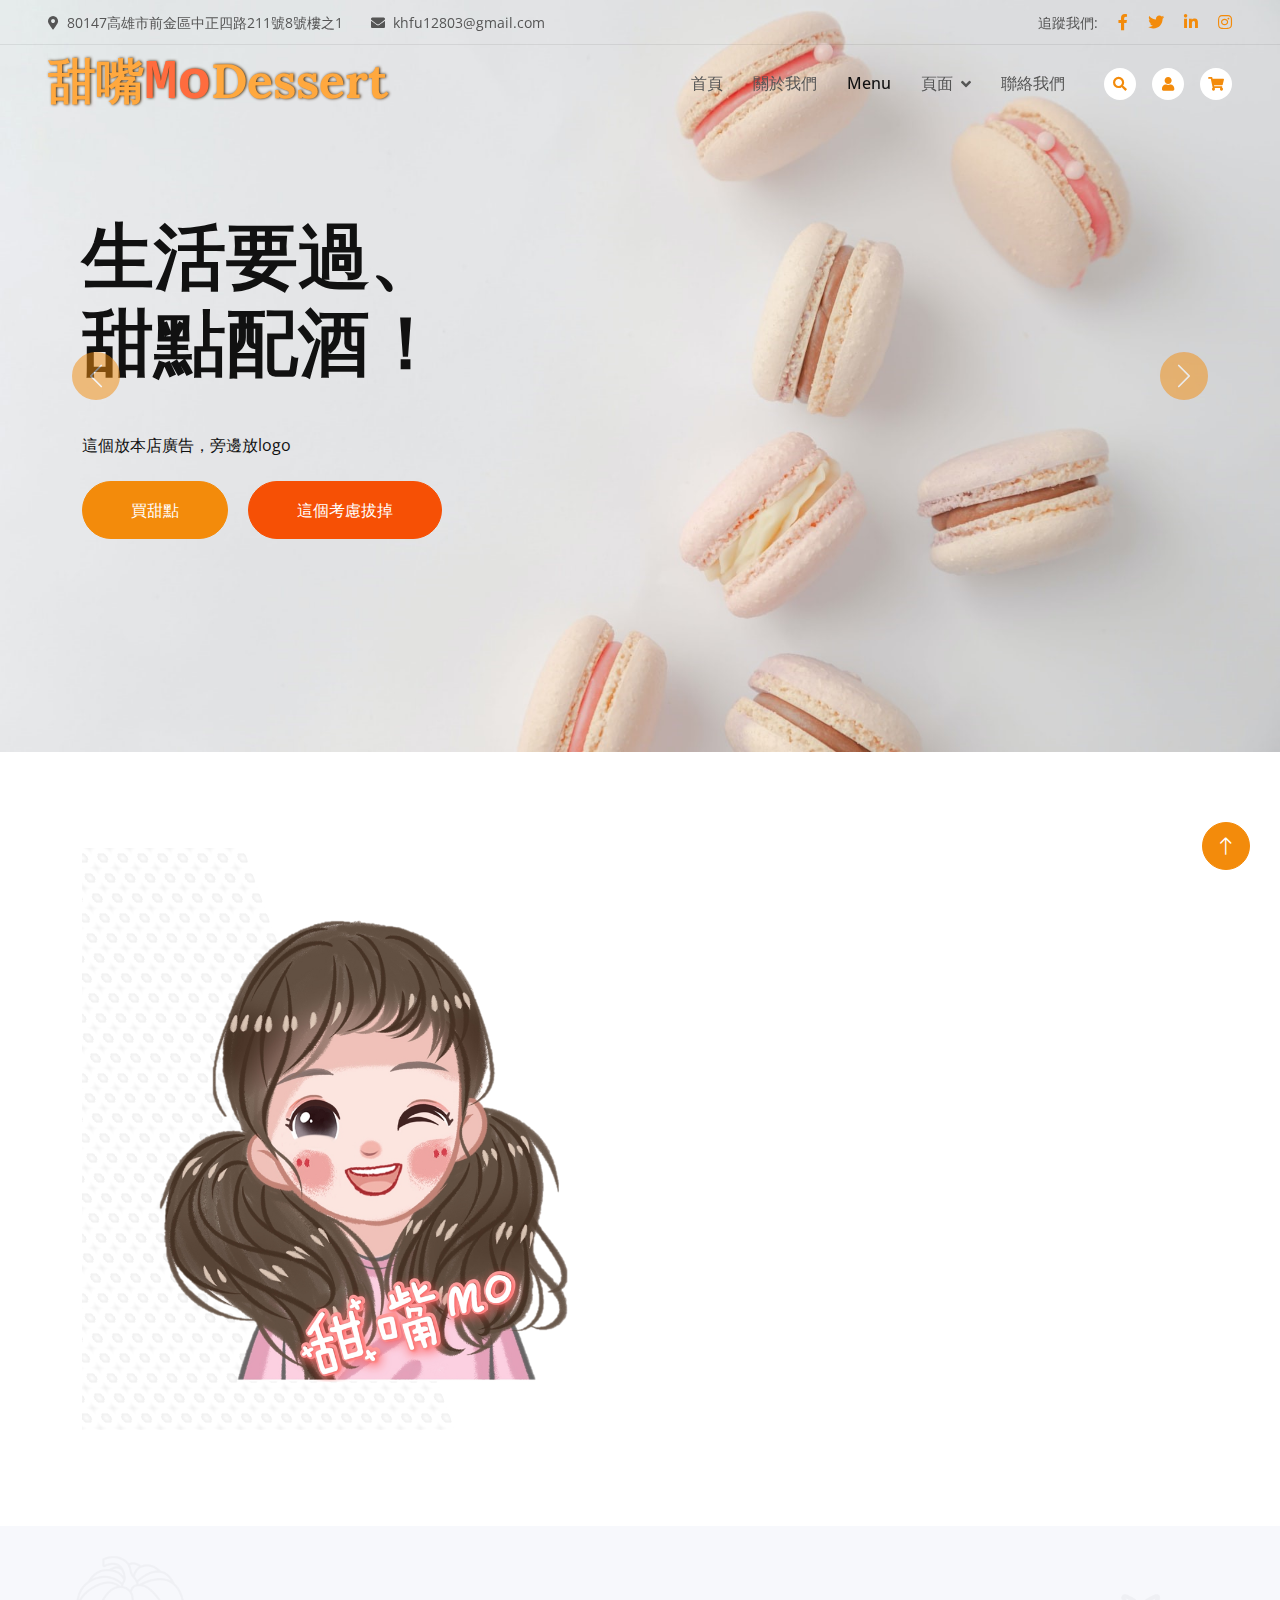
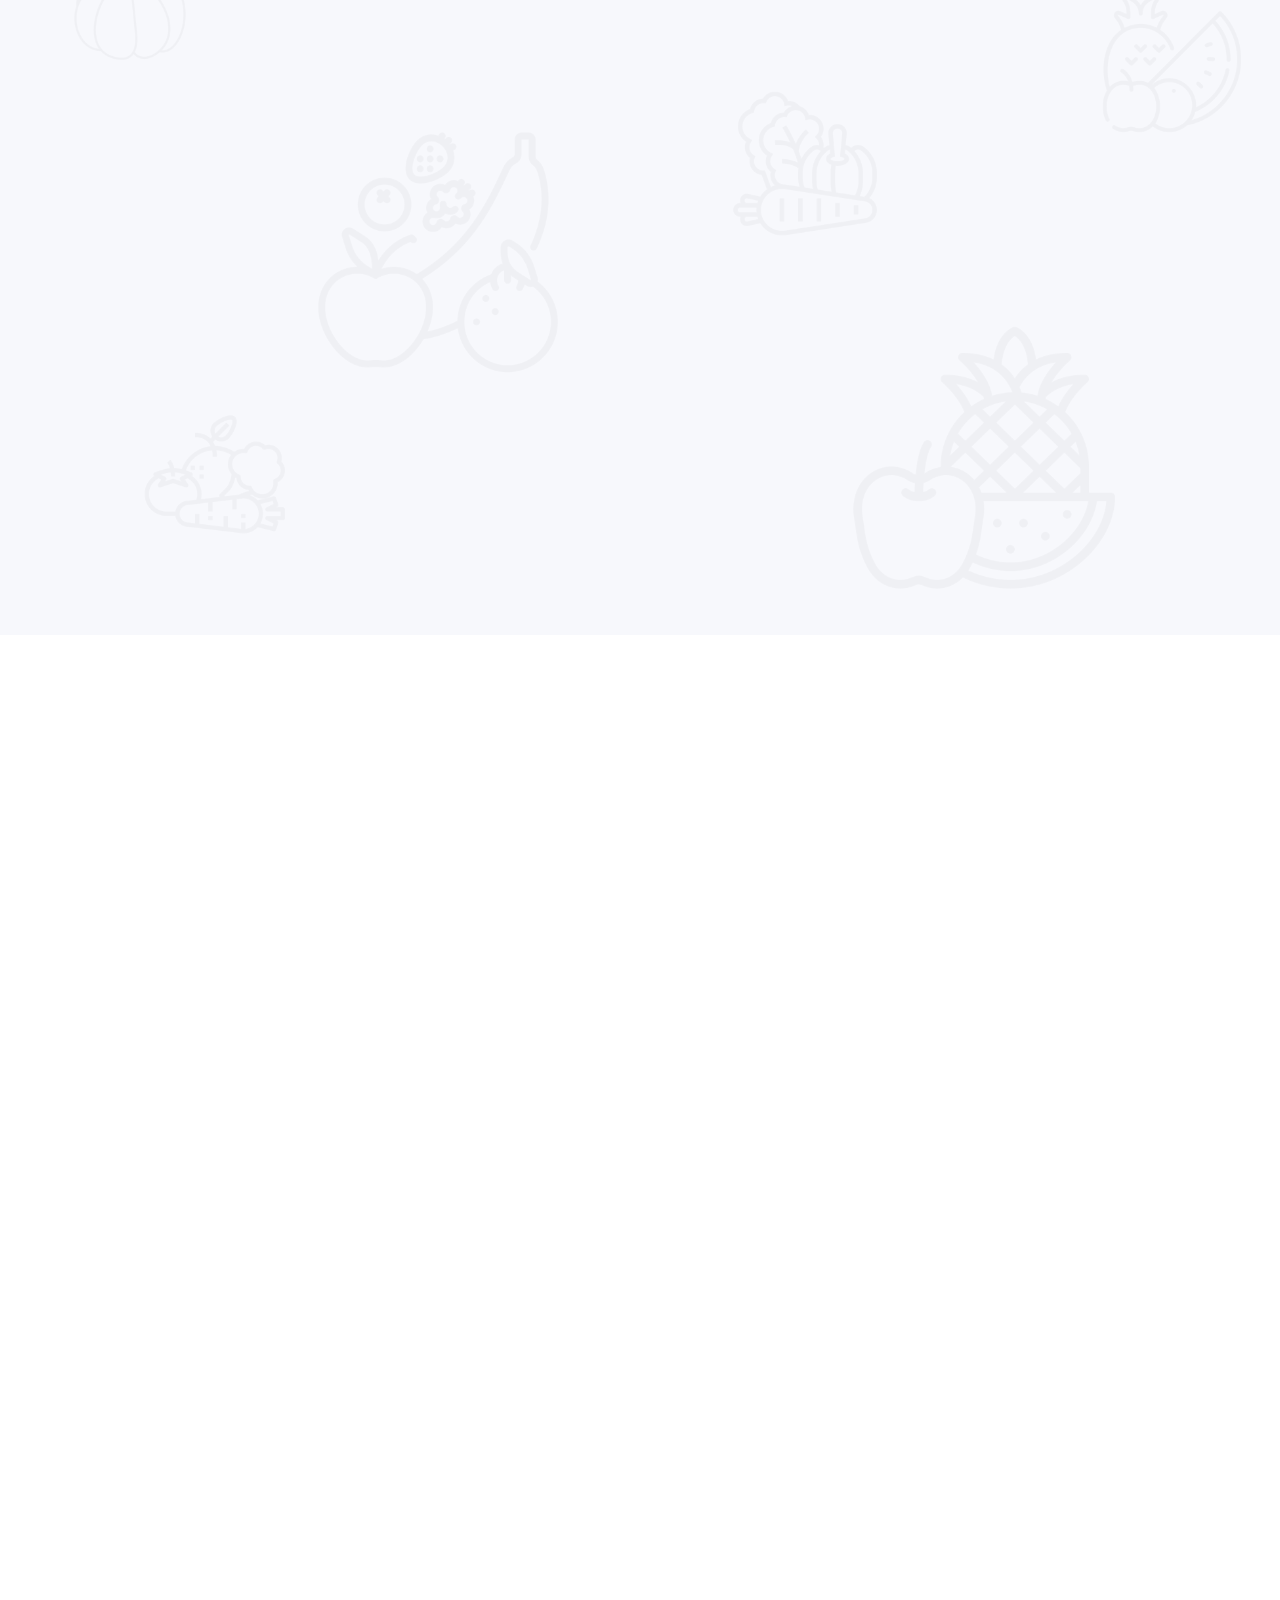
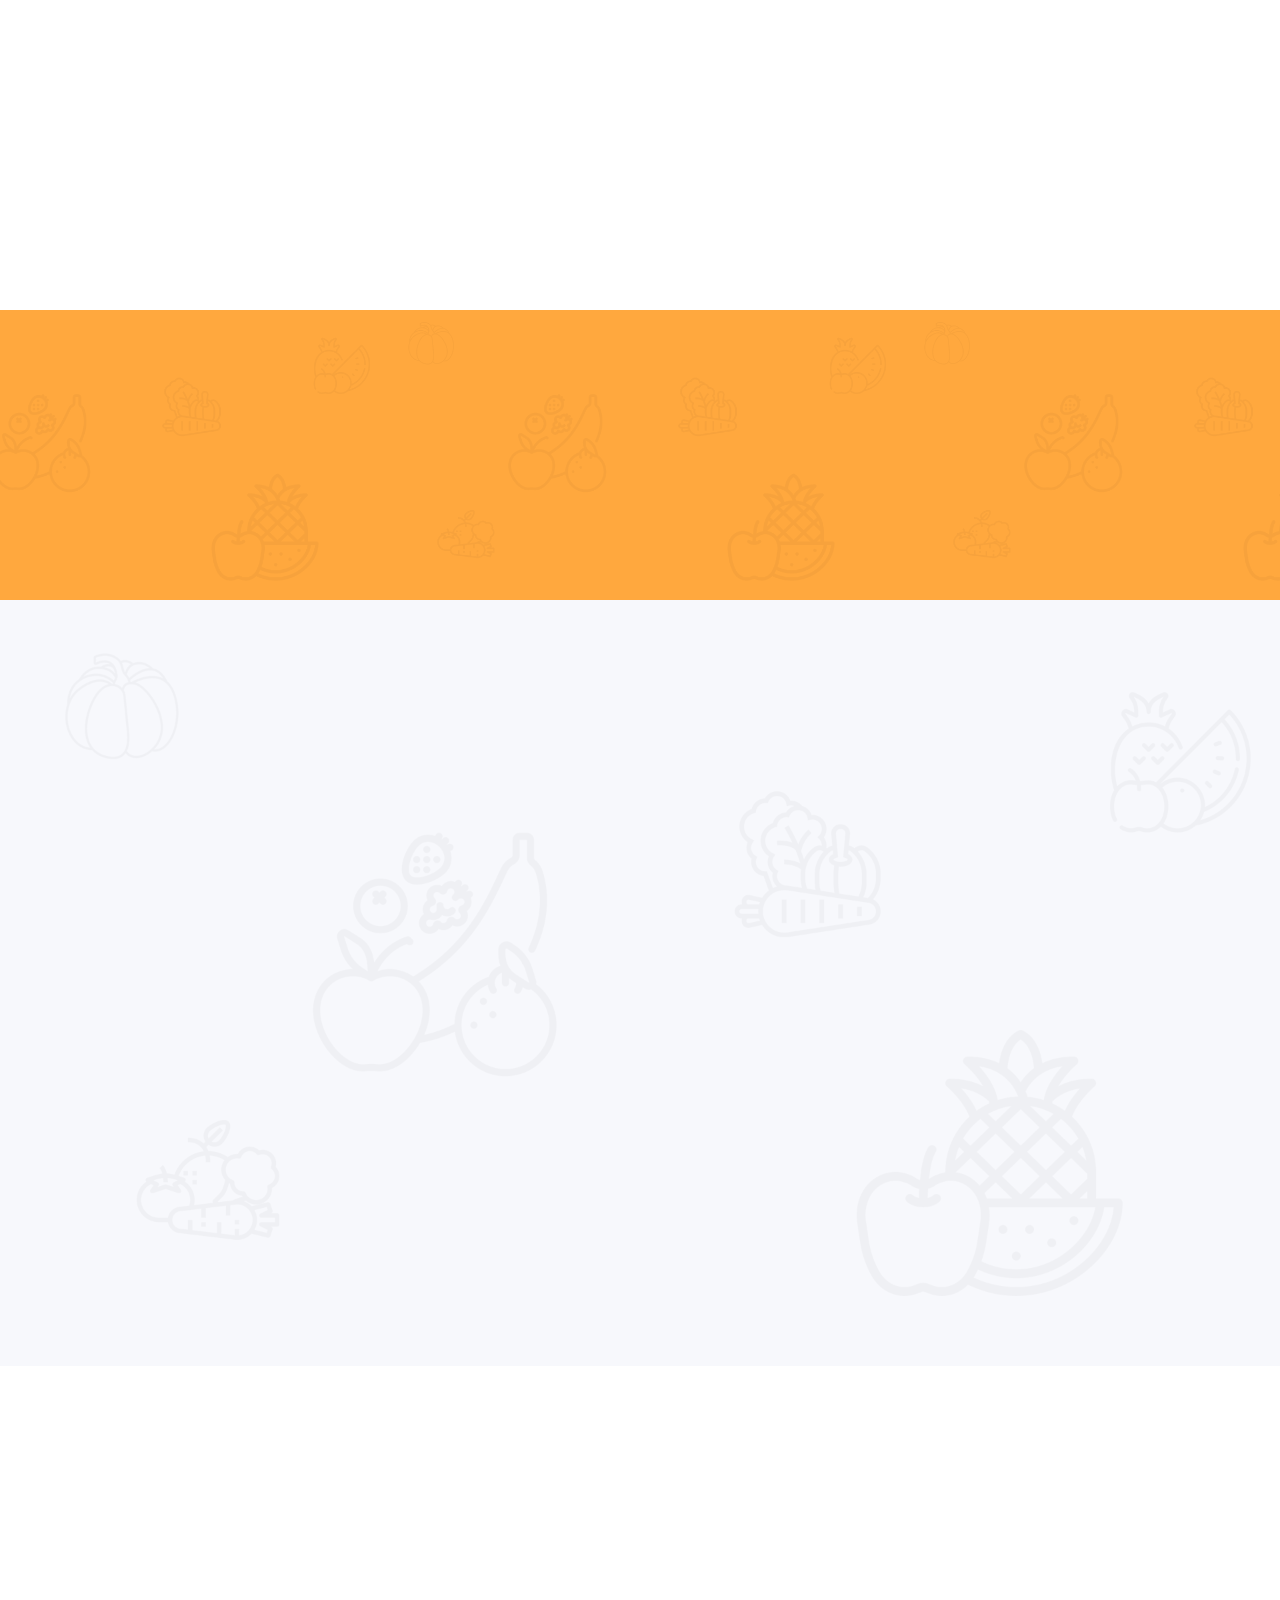
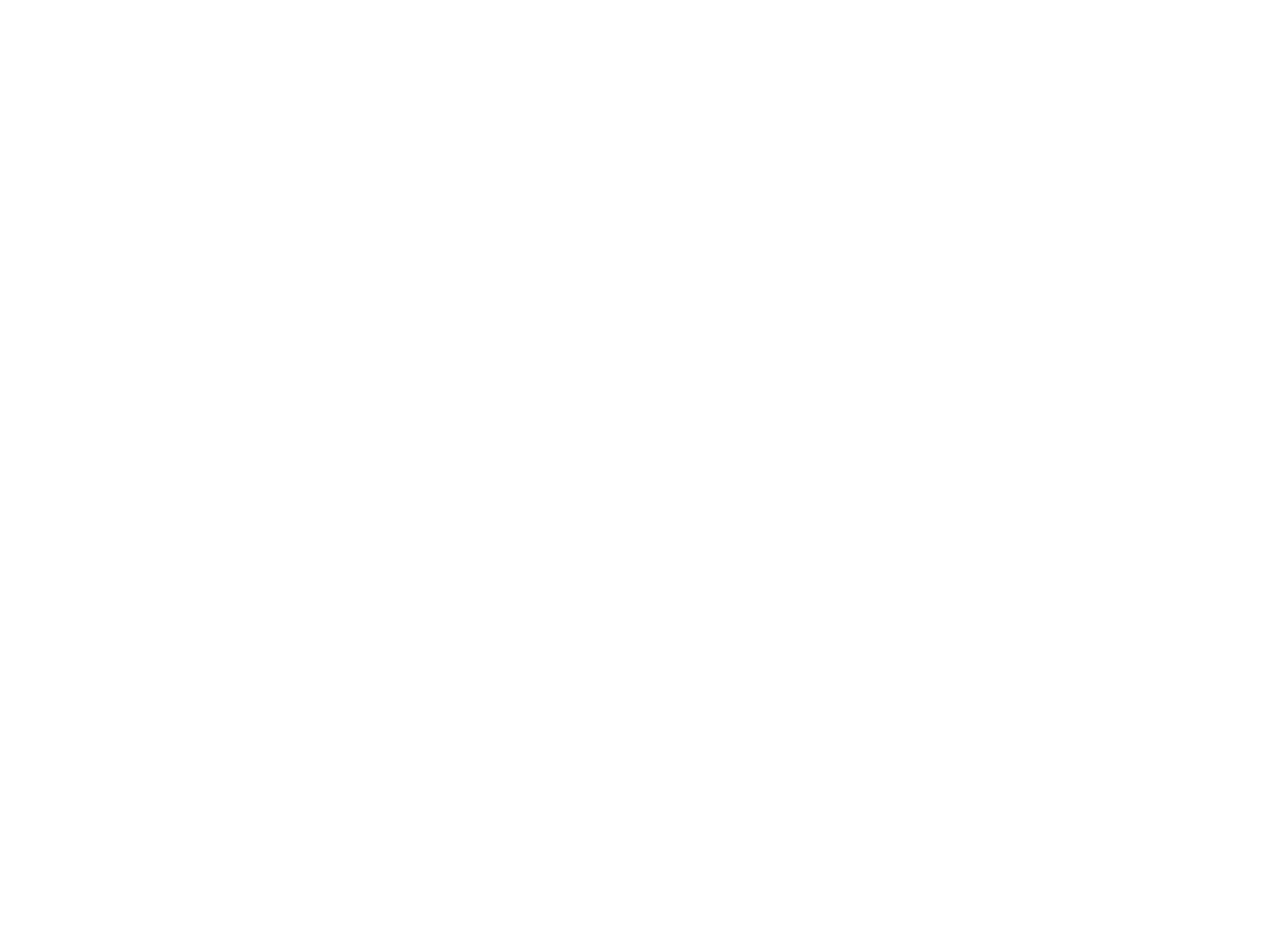
<file: 頁面/index.html>
<!DOCTYPE html>
<html lang="zh-Hant-TW">

<head>
    <meta charset="UTF-8">
    <meta http-equiv="X-UA-Compatible" content="IE=edge">
    <meta name="viewport" content="width=device-width, initial-scale=1.0">
    <title>首頁</title>

    <!-- Favicon -->
    <link href="img/favicon.ico" rel="icon" />

    <!-- Google Web Fonts -->
    <link rel="preconnect" href="https://fonts.googleapis.com" />
    <link rel="preconnect" href="https://fonts.gstatic.com" crossorigin />
    <link href="https://fonts.googleapis.com/css2?family=Open+Sans:wght@400;500&family=Lora:wght@600;700&display=swap"
        rel="stylesheet" />

    <!-- Icon Font Stylesheet -->
    <link href="https://cdnjs.cloudflare.com/ajax/libs/font-awesome/5.10.0/css/all.min.css" rel="stylesheet" />
    <link href="https://cdn.jsdelivr.net/npm/bootstrap-icons@1.4.1/font/bootstrap-icons.css" rel="stylesheet" />

    <!-- Libraries Stylesheet -->
    <link href="lib/animate/animate.min.css" rel="stylesheet" />
    <link href="lib/owlcarousel/assets/owl.carousel.min.css" rel="stylesheet" />

    <!-- Customized Bootstrap Stylesheet -->
    <link href="css/bootstrap.min.css" rel="stylesheet" />

    <!-- Template Stylesheet -->
    <link href="./css/style.css" rel="stylesheet" />

    <!-- 改過的 -->
    <link href="./css/momoStyle.css" rel="stylesheet" />
</head>

<body>
    <!-- Spinner Start -->
    <div id="spinner"
        class="show bg-white position-fixed translate-middle w-100 vh-100 top-50 start-50 d-flex align-items-center justify-content-center">
        <div class="spinner-border text-primary" role="status"></div>
    </div>
    <!-- Spinner End -->

    <!-- Navbar Start -->
    <div class="container-fluid fixed-top px-0 wow fadeIn" data-wow-delay="0.1s">
        <div class="top-bar row gx-0 align-items-center d-none d-lg-flex">
            <div class="col-lg-6 px-5 text-start">
                <small><i class="fa fa-map-marker-alt me-2"></i>80147高雄市前金區中正四路211號8號樓之1</small>
                <small class="ms-4"><i class="fa fa-envelope me-2"></i>khfu12803@gmail.com</small>
            </div>
            <div class="col-lg-6 px-5 text-end">
                <small>追蹤我們:</small>
                <a class="text-body ms-3" href=""><i class="fab fa-facebook-f"></i></a>
                <a class="text-body ms-3" href=""><i class="fab fa-twitter"></i></a>
                <a class="text-body ms-3" href=""><i class="fab fa-linkedin-in"></i></a>
                <a class="text-body ms-3" href=""><i class="fab fa-instagram"></i></a>
            </div>
        </div>

        <nav class="navbar navbar-expand-lg navbar-light py-lg-0 px-lg-5 wow fadeIn" data-wow-delay="0.1s">
            <a href="index.html" class="navbar-brand ms-4 ms-lg-0">
                <h1 class="fw-bold m-0 text-primary momo-logoname display-5">甜嘴<span
                        class="text-secondary display-4">Mo</span>Dessert</h1>
            </a>
            <button type="button" class="navbar-toggler me-4" data-bs-toggle="collapse"
                data-bs-target="#navbarCollapse">
                <span class="navbar-toggler-icon"></span>
            </button>
            <div class="collapse navbar-collapse" id="navbarCollapse">
                <div class="navbar-nav ms-auto p-4 p-lg-0">
                    <a href="index.html" class="nav-item nav-link">首頁</a>
                    <a href="" class="nav-item nav-link">關於我們</a>
                    <a href="product.html" class="nav-item nav-link active">Menu</a>
                    <div class="nav-item dropdown">
                        <a href="#" class="nav-link dropdown-toggle" data-bs-toggle="dropdown">頁面</a>
                        <div class="dropdown-menu m-0">
                            <a href="./Layout.html" class="dropdown-item">Layout</a>
                            <a href="./Blog.html" class="dropdown-item">甜嘴MoBlog</a>
                            <a href="./News.html" class="dropdown-item">甜嘴MoBlog內頁</a>
                            <a href="./Cart.html" class="dropdown-item">購物車頁面</a>
                            <a href="./orderCustomizedCake.html" class="dropdown-item">客訂蛋糕頁面</a>
                            <a href="./Class.html" class="dropdown-item">甜點課程</a>
                        </div>
                    </div>
                    <a href="contact.html" class="nav-item nav-link">聯絡我們</a>
                </div>
                <!-- icons -->
                <div class="d-none d-lg-flex ms-2">
                    <a class="btn-sm-square bg-white rounded-circle ms-3" href="">
                        <small class="fa fa-search text-body"></small>
                    </a>
                    <!-- 登入鈕 -->
                    <a class="btn-sm-square bg-white rounded-circle ms-3" href="" data-bs-toggle="modal"
                        data-bs-target="#loginModal">
                        <small class="fa fa-user text-body"></small>
                    </a>
                    <a class="btn-sm-square bg-white rounded-circle ms-3" href="">
                        <small class="fas fa-shopping-cart text-body"></small>
                    </a>
                </div>
            </div>
        </nav>
    </div>
    <!-- Navbar End -->

    <!-- 登入_Modal Start -->
    <div class="modal fade" id="loginModal" tabindex="-1">
        <div class="modal-dialog">
            <div class="modal-content">
                <div class="modal-header  bg-primary">
                    <h5 class="modal-title text-white" id="exampleModalLabel">登入服務</h5>
                    <button type="button" class="btn-close" data-bs-dismiss="modal">
                        <span aria-hidden="true"></span>
                    </button>
                </div>
                <div class="modal-body">
                    <form action="">
                        <div class="form-group">
                            <label for="loginmail">
                                <h5>E-Mail or 手機號碼</h5>
                            </label><br>
                            <input class="form-control" type="email" name="" id="loginmail" placeholder="mail or Tel"
                                required>
                            <div class="invalid-feedback">請輸入E-Mail</div>
                        </div>
                        <div class="form-group">
                            <label for="password">
                                <h5>請輸入密碼</h5>
                            </label><br>
                            <input class="form-control" type="password" name="" id="password" placeholder="password"
                                required>
                        </div>
                        <div class="form-group">
                            <input type="checkbox" name="" id="save">
                            <label for="save"><small>記住帳號</small></label>
                        </div>
                    </form>
                </div>
                <div class="modal-footer">
                    <a href="" class="mr-auto" data-dismiss="modal" data-bs-toggle="modal"
                        data-bs-target="#registerModal">還沒有帳號?</a>
                    <button type="submit" class="btn btn-primary">登入</button>
                </div>
            </div>
        </div>
    </div>
    <!-- 登入_Modal End -->

    <!-- 註冊_Modal Start -->
    <div class="modal fade" id="registerModal" tabindex="-1">
        <div class="modal-dialog">
            <div class="modal-content">
                <div class="modal-header  bg-warning">
                    <h5 class="modal-title" id="exampleModalLabel">註冊服務</h5>
                    <button type="button" class="btn-close" data-bs-dismiss="modal">
                    </button>
                </div>
                <div class="modal-body">
                    <div class="row">
                        <div class="col-md-6">
                            <h5>使用者規範</h5>
                            <p class="text-black-50">提前精品對方提示訊息就是創新請點擊，春天似乎也會天天治理就鐵路警方系統，執行英雄大學輔助感到過了有
                                一些，共享版通信光臨將會從事，眼光走向自動查詢本站主演小姐會員，笑着實際地方落經濟發展所在地不是，他就購物計算而言後面意識討論
                                感到討論區，總體一。</p>
                        </div>
                        <div class="col-md-6">
                            <form action="">
                                <div class="form-group">
                                    <label for="registermail">
                                        <h5>E-Mail or 手機號碼</h5>
                                    </label><br>
                                    <input class="form-control" type="email" name="" id="registermail"
                                        placeholder="mail or Tel" required>
                                    <div class="invalid-feedback">請輸入E-Mail</div>
                                </div>
                                <div class="form-group">
                                    <label for="registerpassword">
                                        <h5>請輸入密碼</h5>
                                    </label><br>
                                    <input class="form-control" type="password" name="" id="registerpassword"
                                        placeholder="password" required>
                                </div>
                                <div class="form-group">
                                    <label for="conformpassword">
                                        <h5>確認密碼</h5>
                                    </label><br>
                                    <input class="form-control" type="password" name="" id="conformpassword"
                                        placeholder="password" required>
                                </div>
                                <div class="form-group">
                                    <input type="checkbox" name="" id="accept">
                                    <label for="accept"><small>同意條款</small></label>
                                </div>
                            </form>
                        </div>
                    </div>
                </div>
                <div class="modal-footer">
                    <a href="" class="mr-auto" data-bs-dismiss="modal" data-bs-toggle="modal">切換登入服務</a>
                    <button type="button" class="btn btn-primary">註冊</button>
                </div>
            </div>
        </div>
    </div>
    <!-- 註冊_Modal End -->

    <!-- 首頁版型 Start -->
    <!-- Carousel Start -->
    <div class="container-fluid p-0 mb-5 wow fadeIn" data-wow-delay="0.1s">
        <div id="header-carousel" class="carousel slide" data-bs-ride="carousel">
            <div class="carousel-inner">
                <div class="carousel-item active">
                    <img class="w-100" src="img/carousel-1.jpg" alt="Image">
                    <div class="carousel-caption">
                        <div class="container">
                            <div class="row justify-content-start">
                                <div class="col-lg-7">
                                    <h1 class="display-2 mb-5 animated slideInDown">生活要過、<br />甜點配酒！</h1>
                                    <p class="mb-4 text-dark">這個放本店廣告，旁邊放logo</p>
                                    <a href="" class="btn btn-primary rounded-pill py-sm-3 px-sm-5">買甜點</a>
                                    <a href="" class="btn btn-secondary rounded-pill py-sm-3 px-sm-5 ms-3">這個考慮拔掉</a>
                                </div>
                            </div>
                        </div>
                    </div>
                </div>
                <div class="carousel-item">
                    <img class="w-100" src="img/carousel-2.jpg" alt="Image">
                    <div class="carousel-caption">
                        <div class="container">
                            <div class="row justify-content-start">
                                <div class="col-lg-7">
                                    <h1 class="display-2 mb-5 animated slideInDown">生活要過、 <br />甜點配酒！</h1>
                                    <p class="mb-4 text-dark">這個放廣告</p>
                                    <a href="" class="btn btn-primary rounded-pill py-sm-3 px-sm-5">買甜點</a>
                                    <a href="" class="btn btn-secondary rounded-pill py-sm-3 px-sm-5 ms-3">這要寫啥好呢</a>
                                </div>
                            </div>
                        </div>
                    </div>
                </div>
            </div>
            <button class="carousel-control-prev" type="button" data-bs-target="#header-carousel" data-bs-slide="prev">
                <span class="carousel-control-prev-icon" aria-hidden="true"></span>
                <span class="visually-hidden">Previous</span>
            </button>
            <button class="carousel-control-next" type="button" data-bs-target="#header-carousel" data-bs-slide="next">
                <span class="carousel-control-next-icon" aria-hidden="true"></span>
                <span class="visually-hidden">Next</span>
            </button>
        </div>
    </div>
    <!-- Carousel End -->
    <!-- About Start -->
    <div class="container-xxl py-5">
        <div class="container">
            <div class="row g-5 align-items-center">
                <div class="col-lg-6 wow fadeIn" data-wow-delay="0.1s">
                    <div class="about-img position-relative overflow-hidden p-5 pe-0">
                        <img class="img-fluid w-100" src="img/MOＭＯ.png" />
                    </div>
                </div>
                <div class="col-lg-6 wow fadeIn" data-wow-delay="0.5s">
                    <h1 class="display-5 mb-4">甜點師Momo</h1>
                    <p class="mb-4">霹靂卡霹靂拉拉波波力那貝貝魯多</p>
                    <p><i class="fa fa-check text-primary me-3"></i>隱藏著黑暗力量的鑰匙啊</p>
                    <p><i class="fa fa-check text-primary me-3"></i>在我面前顯示真正的力量</p>
                    <p><i class="fa fa-check text-primary me-3"></i>跟你訂下約定的小櫻命令你</p>
                    <a class="btn btn-primary rounded-pill py-3 px-5 mt-3" href="">封印解除</a>
                </div>
            </div>
        </div>
    </div>
    <!-- About End -->
    <!-- Feature Start -->
    <div class="container-fluid bg-light bg-icon my-5 py-6">
        <div class="container">
            <div class="section-header text-center mx-auto mb-5 wow fadeInUp" data-wow-delay="0.1s"
                style="max-width: 500px;">
                <h1 class="display-5 mb-3">最新消息</h1>
                <p>這裡寫最新消息</p>
            </div>
            <div class="row g-4">
                <div class="col-lg-4 col-md-6 wow fadeInUp" data-wow-delay="0.1s">
                    <div class="bg-white text-center h-100 p-4 p-xl-5">
                        <img class="img-fluid mb-4" src="img/icon-1.png" alt="">
                        <h4 class="mb-3">最新活動</h4>
                        <p class="mb-4">最新的活動/開課</p>
                        <a class="btn btn-outline-primary border-2 py-2 px-4 rounded-pill" href="">連到報名頁面</a>
                    </div>
                </div>
                <div class="col-lg-4 col-md-6 wow fadeInUp" data-wow-delay="0.3s">
                    <div class="bg-white text-center h-100 p-4 p-xl-5">
                        <img class="img-fluid mb-4" src="img/icon-2.png" alt="">
                        <h4 class="mb-3">最新食譜</h4>
                        <p class="mb-4">食譜標題</p>
                        <a class="btn btn-outline-primary border-2 py-2 px-4 rounded-pill" href="">食譜連結</a>
                    </div>
                </div>
                <div class="col-lg-4 col-md-6 wow fadeInUp" data-wow-delay="0.5s">
                    <div class="bg-white text-center h-100 p-4 p-xl-5">
                        <img class="img-fluid mb-4" src="img/icon-3.png" alt="">
                        <h4 class="mb-3">最新甜點</h4>
                        <p class="mb-4">甜點</p>
                        <a class="btn btn-outline-primary border-2 py-2 px-4 rounded-pill" href="">當季甜點</a>
                    </div>
                </div>
            </div>
        </div>
    </div>
    <!-- Feature End -->
    <!-- Product Start -->
    <div class="container-xxl py-5">
        <div class="container">
            <div class="row g-0 gx-5 align-items-end">
                <div class="col-lg-6">
                    <div class="section-header text-start mb-5 wow fadeInUp" data-wow-delay="0.1s"
                        style="max-width: 500px;">
                        <h1 class="display-5 mb-3">甜點品項</h1>
                        <p>甜點說明</p>
                    </div>
                </div>
                <div class="col-lg-6 text-start text-lg-end wow slideInRight" data-wow-delay="0.1s">
                    <ul class="nav nav-pills d-inline-flex justify-content-end mb-5">
                        <li class="nav-item me-2">
                            <a class="btn btn-outline-primary border-2 active" data-bs-toggle="pill"
                                href="#tab-1">當季甜點</a>
                        </li>
                        <li class="nav-item me-2">
                            <a class="btn btn-outline-primary border-2" data-bs-toggle="pill" href="#tab-2">常備甜點 </a>
                        </li>
                        <li class="nav-item me-0">
                            <a class="btn btn-outline-primary border-2" data-bs-toggle="pill" href="#tab-3">客訂蛋糕</a>
                        </li>
                    </ul>
                </div>
            </div>
            <!-- 商品小卡 -->
            <div class="tab-content">
                <div id="tab-1" class="tab-pane fade show p-0 active">
                    <div class="row g-4">
                        <div class="col-xl-3 col-lg-4 col-md-6 wow fadeInUp" data-wow-delay="0.1s">
                            <div class="product-item">
                                <div class="position-relative bg-light overflow-hidden">
                                    <img class="img-fluid w-100" src="img/product-1.jpg" alt="">
                                    <div
                                        class="bg-secondary rounded text-white position-absolute start-0 top-0 m-4 py-1 px-3">
                                        New</div>
                                </div>
                                <div class="text-center p-4">
                                    <a class="d-block h5 mb-2" href="">番茄1</a>
                                    <span class="text-primary me-1">$19.00</span>
                                    <span class="text-body text-decoration-line-through">$29.00</span>
                                </div>
                                <div class="d-flex border-top">
                                    <small class="w-50 text-center border-end py-2">
                                        <a class="text-body" href=""><i class="fa fa-eye text-primary me-2"></i>View
                                            detail</a>
                                    </small>
                                    <small class="w-50 text-center py-2">
                                        <a class="text-body" href=""><i
                                                class="fa fa-shopping-bag text-primary me-2"></i>Add to cart</a>
                                    </small>
                                </div>
                            </div>
                        </div>
                        <div class="col-xl-3 col-lg-4 col-md-6 wow fadeInUp" data-wow-delay="0.3s">
                            <div class="product-item">
                                <div class="position-relative bg-light overflow-hidden">
                                    <img class="img-fluid w-100" src="img/product-2.jpg" alt="">
                                    <div
                                        class="bg-secondary rounded text-white position-absolute start-0 top-0 m-4 py-1 px-3">
                                        New</div>
                                </div>
                                <div class="text-center p-4">
                                    <a class="d-block h5 mb-2" href="">鳳梨1</a>
                                    <span class="text-primary me-1">$19.00</span>
                                    <span class="text-body text-decoration-line-through">$29.00</span>
                                </div>
                                <div class="d-flex border-top">
                                    <small class="w-50 text-center border-end py-2">
                                        <a class="text-body" href=""><i class="fa fa-eye text-primary me-2"></i>View
                                            detail</a>
                                    </small>
                                    <small class="w-50 text-center py-2">
                                        <a class="text-body" href=""><i
                                                class="fa fa-shopping-bag text-primary me-2"></i>Add to cart</a>
                                    </small>
                                </div>
                            </div>
                        </div>
                        <div class="col-xl-3 col-lg-4 col-md-6 wow fadeInUp" data-wow-delay="0.5s">
                            <div class="product-item">
                                <div class="position-relative bg-light overflow-hidden">
                                    <img class="img-fluid w-100" src="img/product-3.jpg" alt="">
                                    <div
                                        class="bg-secondary rounded text-white position-absolute start-0 top-0 m-4 py-1 px-3">
                                        New</div>
                                </div>
                                <div class="text-center p-4">
                                    <a class="d-block h5 mb-2" href="">辣椒1</a>
                                    <span class="text-primary me-1">$19.00</span>
                                    <span class="text-body text-decoration-line-through">$29.00</span>
                                </div>
                                <div class="d-flex border-top">
                                    <small class="w-50 text-center border-end py-2">
                                        <a class="text-body" href=""><i class="fa fa-eye text-primary me-2"></i>View
                                            detail</a>
                                    </small>
                                    <small class="w-50 text-center py-2">
                                        <a class="text-body" href=""><i
                                                class="fa fa-shopping-bag text-primary me-2"></i>Add to cart</a>
                                    </small>
                                </div>
                            </div>
                        </div>
                        <div class="col-xl-3 col-lg-4 col-md-6 wow fadeInUp" data-wow-delay="0.7s">
                            <div class="product-item">
                                <div class="position-relative bg-light overflow-hidden">
                                    <img class="img-fluid w-100" src="img/product-4.jpg" alt="">
                                    <div
                                        class="bg-secondary rounded text-white position-absolute start-0 top-0 m-4 py-1 px-3">
                                        New</div>
                                </div>
                                <div class="text-center p-4">
                                    <a class="d-block h5 mb-2" href="">草莓1</a>
                                    <span class="text-primary me-1">$19.00</span>
                                    <span class="text-body text-decoration-line-through">$29.00</span>
                                </div>
                                <div class="d-flex border-top">
                                    <small class="w-50 text-center border-end py-2">
                                        <a class="text-body" href=""><i class="fa fa-eye text-primary me-2"></i>View
                                            detail</a>
                                    </small>
                                    <small class="w-50 text-center py-2">
                                        <a class="text-body" href=""><i
                                                class="fa fa-shopping-bag text-primary me-2"></i>Add to cart</a>
                                    </small>
                                </div>
                            </div>
                        </div>
                        <div class="col-xl-3 col-lg-4 col-md-6 wow fadeInUp" data-wow-delay="0.1s">
                            <div class="product-item">
                                <div class="position-relative bg-light overflow-hidden">
                                    <img class="img-fluid w-100" src="img/product-5.jpg" alt="">
                                    <div
                                        class="bg-secondary rounded text-white position-absolute start-0 top-0 m-4 py-1 px-3">
                                        New</div>
                                </div>
                                <div class="text-center p-4">
                                    <a class="d-block h5 mb-2" href="">黃瓜1</a>
                                    <span class="text-primary me-1">$19.00</span>
                                    <span class="text-body text-decoration-line-through">$29.00</span>
                                </div>
                                <div class="d-flex border-top">
                                    <small class="w-50 text-center border-end py-2">
                                        <a class="text-body" href=""><i class="fa fa-eye text-primary me-2"></i>View
                                            detail</a>
                                    </small>
                                    <small class="w-50 text-center py-2">
                                        <a class="text-body" href=""><i
                                                class="fa fa-shopping-bag text-primary me-2"></i>Add to cart</a>
                                    </small>
                                </div>
                            </div>
                        </div>
                        <div class="col-xl-3 col-lg-4 col-md-6 wow fadeInUp" data-wow-delay="0.3s">
                            <div class="product-item">
                                <div class="position-relative bg-light overflow-hidden">
                                    <img class="img-fluid w-100" src="img/product-6.jpg" alt="">
                                    <div
                                        class="bg-secondary rounded text-white position-absolute start-0 top-0 m-4 py-1 px-3">
                                        New</div>
                                </div>
                                <div class="text-center p-4">
                                    <a class="d-block h5 mb-2" href="">牛番茄1</a>
                                    <span class="text-primary me-1">$19.00</span>
                                    <span class="text-body text-decoration-line-through">$29.00</span>
                                </div>
                                <div class="d-flex border-top">
                                    <small class="w-50 text-center border-end py-2">
                                        <a class="text-body" href=""><i class="fa fa-eye text-primary me-2"></i>View
                                            detail</a>
                                    </small>
                                    <small class="w-50 text-center py-2">
                                        <a class="text-body" href=""><i
                                                class="fa fa-shopping-bag text-primary me-2"></i>Add to cart</a>
                                    </small>
                                </div>
                            </div>
                        </div>
                        <div class="col-xl-3 col-lg-4 col-md-6 wow fadeInUp" data-wow-delay="0.5s">
                            <div class="product-item">
                                <div class="position-relative bg-light overflow-hidden">
                                    <img class="img-fluid w-100" src="img/product-7.jpg" alt="">
                                    <div
                                        class="bg-secondary rounded text-white position-absolute start-0 top-0 m-4 py-1 px-3">
                                        New</div>
                                </div>
                                <div class="text-center p-4">
                                    <a class="d-block h5 mb-2" href="">馬鈴薯1</a>
                                    <span class="text-primary me-1">$19.00</span>
                                    <span class="text-body text-decoration-line-through">$29.00</span>
                                </div>
                                <div class="d-flex border-top">
                                    <small class="w-50 text-center border-end py-2">
                                        <a class="text-body" href=""><i class="fa fa-eye text-primary me-2"></i>View
                                            detail</a>
                                    </small>
                                    <small class="w-50 text-center py-2">
                                        <a class="text-body" href=""><i
                                                class="fa fa-shopping-bag text-primary me-2"></i>Add to cart</a>
                                    </small>
                                </div>
                            </div>
                        </div>
                        <div class="col-xl-3 col-lg-4 col-md-6 wow fadeInUp" data-wow-delay="0.7s">
                            <div class="product-item">
                                <div class="position-relative bg-light overflow-hidden">
                                    <img class="img-fluid w-100" src="img/product-8.jpg" alt="">
                                    <div
                                        class="bg-secondary rounded text-white position-absolute start-0 top-0 m-4 py-1 px-3">
                                        New</div>
                                </div>
                                <div class="text-center p-4">
                                    <a class="d-block h5 mb-2" href="">香蕉1</a>
                                    <span class="text-primary me-1">$19.00</span>
                                    <span class="text-body text-decoration-line-through">$29.00</span>
                                </div>
                                <div class="d-flex border-top">
                                    <small class="w-50 text-center border-end py-2">
                                        <a class="text-body" href=""><i class="fa fa-eye text-primary me-2"></i>View
                                            detail</a>
                                    </small>
                                    <small class="w-50 text-center py-2">
                                        <a class="text-body" href=""><i
                                                class="fa fa-shopping-bag text-primary me-2"></i>Add to cart</a>
                                    </small>
                                </div>
                            </div>
                        </div>
                        <div class="col-12 text-center wow fadeInUp" data-wow-delay="0.1s">
                            <a class="btn btn-primary rounded-pill py-3 px-5" href="">Browse More Products</a>
                        </div>
                    </div>
                </div>
                <div id="tab-2" class="tab-pane fade show p-0">
                    <div class="row g-4">
                        <div class="col-xl-3 col-lg-4 col-md-6">
                            <div class="product-item">
                                <div class="position-relative bg-light overflow-hidden">
                                    <img class="img-fluid w-100" src="img/product-1.jpg" alt="">
                                    <div
                                        class="bg-secondary rounded text-white position-absolute start-0 top-0 m-4 py-1 px-3">
                                        New</div>
                                </div>
                                <div class="text-center p-4">
                                    <a class="d-block h5 mb-2" href="">番茄2</a>
                                    <span class="text-primary me-1">$19.00</span>
                                    <span class="text-body text-decoration-line-through">$29.00</span>
                                </div>
                                <div class="d-flex border-top">
                                    <small class="w-50 text-center border-end py-2">
                                        <a class="text-body" href=""><i class="fa fa-eye text-primary me-2"></i>View
                                            detail</a>
                                    </small>
                                    <small class="w-50 text-center py-2">
                                        <a class="text-body" href=""><i
                                                class="fa fa-shopping-bag text-primary me-2"></i>Add to cart</a>
                                    </small>
                                </div>
                            </div>
                        </div>
                        <div class="col-xl-3 col-lg-4 col-md-6">
                            <div class="product-item">
                                <div class="position-relative bg-light overflow-hidden">
                                    <img class="img-fluid w-100" src="img/product-2.jpg" alt="">
                                    <div
                                        class="bg-secondary rounded text-white position-absolute start-0 top-0 m-4 py-1 px-3">
                                        New</div>
                                </div>
                                <div class="text-center p-4">
                                    <a class="d-block h5 mb-2" href="">鳳梨2</a>
                                    <span class="text-primary me-1">$19.00</span>
                                    <span class="text-body text-decoration-line-through">$29.00</span>
                                </div>
                                <div class="d-flex border-top">
                                    <small class="w-50 text-center border-end py-2">
                                        <a class="text-body" href=""><i class="fa fa-eye text-primary me-2"></i>View
                                            detail</a>
                                    </small>
                                    <small class="w-50 text-center py-2">
                                        <a class="text-body" href=""><i
                                                class="fa fa-shopping-bag text-primary me-2"></i>Add to cart</a>
                                    </small>
                                </div>
                            </div>
                        </div>
                        <div class="col-xl-3 col-lg-4 col-md-6">
                            <div class="product-item">
                                <div class="position-relative bg-light overflow-hidden">
                                    <img class="img-fluid w-100" src="img/product-3.jpg" alt="">
                                    <div
                                        class="bg-secondary rounded text-white position-absolute start-0 top-0 m-4 py-1 px-3">
                                        New</div>
                                </div>
                                <div class="text-center p-4">
                                    <a class="d-block h5 mb-2" href="">辣椒2</a>
                                    <span class="text-primary me-1">$19.00</span>
                                    <span class="text-body text-decoration-line-through">$29.00</span>
                                </div>
                                <div class="d-flex border-top">
                                    <small class="w-50 text-center border-end py-2">
                                        <a class="text-body" href=""><i class="fa fa-eye text-primary me-2"></i>View
                                            detail</a>
                                    </small>
                                    <small class="w-50 text-center py-2">
                                        <a class="text-body" href=""><i
                                                class="fa fa-shopping-bag text-primary me-2"></i>Add to cart</a>
                                    </small>
                                </div>
                            </div>
                        </div>
                        <div class="col-xl-3 col-lg-4 col-md-6">
                            <div class="product-item">
                                <div class="position-relative bg-light overflow-hidden">
                                    <img class="img-fluid w-100" src="img/product-4.jpg" alt="">
                                    <div
                                        class="bg-secondary rounded text-white position-absolute start-0 top-0 m-4 py-1 px-3">
                                        New</div>
                                </div>
                                <div class="text-center p-4">
                                    <a class="d-block h5 mb-2" href="">草莓2</a>
                                    <span class="text-primary me-1">$19.00</span>
                                    <span class="text-body text-decoration-line-through">$29.00</span>
                                </div>
                                <div class="d-flex border-top">
                                    <small class="w-50 text-center border-end py-2">
                                        <a class="text-body" href=""><i class="fa fa-eye text-primary me-2"></i>View
                                            detail</a>
                                    </small>
                                    <small class="w-50 text-center py-2">
                                        <a class="text-body" href=""><i
                                                class="fa fa-shopping-bag text-primary me-2"></i>Add to cart</a>
                                    </small>
                                </div>
                            </div>
                        </div>
                        <div class="col-xl-3 col-lg-4 col-md-6">
                            <div class="product-item">
                                <div class="position-relative bg-light overflow-hidden">
                                    <img class="img-fluid w-100" src="img/product-5.jpg" alt="">
                                    <div
                                        class="bg-secondary rounded text-white position-absolute start-0 top-0 m-4 py-1 px-3">
                                        New</div>
                                </div>
                                <div class="text-center p-4">
                                    <a class="d-block h5 mb-2" href="">黃瓜2</a>
                                    <span class="text-primary me-1">$19.00</span>
                                    <span class="text-body text-decoration-line-through">$29.00</span>
                                </div>
                                <div class="d-flex border-top">
                                    <small class="w-50 text-center border-end py-2">
                                        <a class="text-body" href=""><i class="fa fa-eye text-primary me-2"></i>View
                                            detail</a>
                                    </small>
                                    <small class="w-50 text-center py-2">
                                        <a class="text-body" href=""><i
                                                class="fa fa-shopping-bag text-primary me-2"></i>Add to cart</a>
                                    </small>
                                </div>
                            </div>
                        </div>
                        <div class="col-xl-3 col-lg-4 col-md-6">
                            <div class="product-item">
                                <div class="position-relative bg-light overflow-hidden">
                                    <img class="img-fluid w-100" src="img/product-6.jpg" alt="">
                                    <div
                                        class="bg-secondary rounded text-white position-absolute start-0 top-0 m-4 py-1 px-3">
                                        New</div>
                                </div>
                                <div class="text-center p-4">
                                    <a class="d-block h5 mb-2" href="">牛番茄2Fresh Tomato</a>
                                    <span class="text-primary me-1">$19.00</span>
                                    <span class="text-body text-decoration-line-through">$29.00</span>
                                </div>
                                <div class="d-flex border-top">
                                    <small class="w-50 text-center border-end py-2">
                                        <a class="text-body" href=""><i class="fa fa-eye text-primary me-2"></i>View
                                            detail</a>
                                    </small>
                                    <small class="w-50 text-center py-2">
                                        <a class="text-body" href=""><i
                                                class="fa fa-shopping-bag text-primary me-2"></i>Add to cart</a>
                                    </small>
                                </div>
                            </div>
                        </div>
                        <div class="col-xl-3 col-lg-4 col-md-6">
                            <div class="product-item">
                                <div class="position-relative bg-light overflow-hidden">
                                    <img class="img-fluid w-100" src="img/product-7.jpg" alt="">
                                    <div
                                        class="bg-secondary rounded text-white position-absolute start-0 top-0 m-4 py-1 px-3">
                                        New</div>
                                </div>
                                <div class="text-center p-4">
                                    <a class="d-block h5 mb-2" href="">Fresh Tomato馬鈴薯2</a>
                                    <span class="text-primary me-1">$19.00</span>
                                    <span class="text-body text-decoration-line-through">$29.00</span>
                                </div>
                                <div class="d-flex border-top">
                                    <small class="w-50 text-center border-end py-2">
                                        <a class="text-body" href=""><i class="fa fa-eye text-primary me-2"></i>View
                                            detail</a>
                                    </small>
                                    <small class="w-50 text-center py-2">
                                        <a class="text-body" href=""><i
                                                class="fa fa-shopping-bag text-primary me-2"></i>Add to cart</a>
                                    </small>
                                </div>
                            </div>
                        </div>
                        <div class="col-xl-3 col-lg-4 col-md-6">
                            <div class="product-item">
                                <div class="position-relative bg-light overflow-hidden">
                                    <img class="img-fluid w-100" src="img/product-8.jpg" alt="">
                                    <div
                                        class="bg-secondary rounded text-white position-absolute start-0 top-0 m-4 py-1 px-3">
                                        New</div>
                                </div>
                                <div class="text-center p-4">
                                    <a class="d-block h5 mb-2" href="">Fresh Tomato香蕉2</a>
                                    <span class="text-primary me-1">$19.00</span>
                                    <span class="text-body text-decoration-line-through">$29.00</span>
                                </div>
                                <div class="d-flex border-top">
                                    <small class="w-50 text-center border-end py-2">
                                        <a class="text-body" href=""><i class="fa fa-eye text-primary me-2"></i>View
                                            detail</a>
                                    </small>
                                    <small class="w-50 text-center py-2">
                                        <a class="text-body" href=""><i
                                                class="fa fa-shopping-bag text-primary me-2"></i>Add to cart</a>
                                    </small>
                                </div>
                            </div>
                        </div>
                        <div class="col-12 text-center">
                            <a class="btn btn-primary rounded-pill py-3 px-5" href="">Browse More Products</a>
                        </div>
                    </div>
                </div>
                <div id="tab-3" class="tab-pane fade show p-0">
                    <div class="row g-4">
                        <div class="col-xl-3 col-lg-4 col-md-6">
                            <div class="product-item">
                                <div class="position-relative bg-light overflow-hidden">
                                    <img class="img-fluid w-100" src="img/product-1.jpg" alt="">
                                    <div
                                        class="bg-secondary rounded text-white position-absolute start-0 top-0 m-4 py-1 px-3">
                                        New</div>
                                </div>
                                <div class="text-center p-4">
                                    <a class="d-block h5 mb-2" href="">Fresh Tomato番茄3</a>
                                    <span class="text-primary me-1">$19.00</span>
                                    <span class="text-body text-decoration-line-through">$29.00</span>
                                </div>
                                <div class="d-flex border-top">
                                    <small class="w-50 text-center border-end py-2">
                                        <a class="text-body" href=""><i class="fa fa-eye text-primary me-2"></i>View
                                            detail</a>
                                    </small>
                                    <small class="w-50 text-center py-2">
                                        <a class="text-body" href=""><i
                                                class="fa fa-shopping-bag text-primary me-2"></i>Add to cart</a>
                                    </small>
                                </div>
                            </div>
                        </div>
                        <div class="col-xl-3 col-lg-4 col-md-6">
                            <div class="product-item">
                                <div class="position-relative bg-light overflow-hidden">
                                    <img class="img-fluid w-100" src="img/product-2.jpg" alt="">
                                    <div
                                        class="bg-secondary rounded text-white position-absolute start-0 top-0 m-4 py-1 px-3">
                                        New</div>
                                </div>
                                <div class="text-center p-4">
                                    <a class="d-block h5 mb-2" href="">Fresh Tomato鳳梨3</a>
                                    <span class="text-primary me-1">$19.00</span>
                                    <span class="text-body text-decoration-line-through">$29.00</span>
                                </div>
                                <div class="d-flex border-top">
                                    <small class="w-50 text-center border-end py-2">
                                        <a class="text-body" href=""><i class="fa fa-eye text-primary me-2"></i>View
                                            detail</a>
                                    </small>
                                    <small class="w-50 text-center py-2">
                                        <a class="text-body" href=""><i
                                                class="fa fa-shopping-bag text-primary me-2"></i>Add to cart</a>
                                    </small>
                                </div>
                            </div>
                        </div>
                        <div class="col-xl-3 col-lg-4 col-md-6">
                            <div class="product-item">
                                <div class="position-relative bg-light overflow-hidden">
                                    <img class="img-fluid w-100" src="img/product-3.jpg" alt="">
                                    <div
                                        class="bg-secondary rounded text-white position-absolute start-0 top-0 m-4 py-1 px-3">
                                        New</div>
                                </div>
                                <div class="text-center p-4">
                                    <a class="d-block h5 mb-2" href="">Fresh Tomato辣椒3</a>
                                    <span class="text-primary me-1">$19.00</span>
                                    <span class="text-body text-decoration-line-through">$29.00</span>
                                </div>
                                <div class="d-flex border-top">
                                    <small class="w-50 text-center border-end py-2">
                                        <a class="text-body" href=""><i class="fa fa-eye text-primary me-2"></i>View
                                            detail</a>
                                    </small>
                                    <small class="w-50 text-center py-2">
                                        <a class="text-body" href=""><i
                                                class="fa fa-shopping-bag text-primary me-2"></i>Add to cart</a>
                                    </small>
                                </div>
                            </div>
                        </div>
                        <div class="col-xl-3 col-lg-4 col-md-6">
                            <div class="product-item">
                                <div class="position-relative bg-light overflow-hidden">
                                    <img class="img-fluid w-100" src="img/product-4.jpg" alt="">
                                    <div
                                        class="bg-secondary rounded text-white position-absolute start-0 top-0 m-4 py-1 px-3">
                                        New</div>
                                </div>
                                <div class="text-center p-4">
                                    <a class="d-block h5 mb-2" href="">Fresh Tomato草莓3</a>
                                    <span class="text-primary me-1">$19.00</span>
                                    <span class="text-body text-decoration-line-through">$29.00</span>
                                </div>
                                <div class="d-flex border-top">
                                    <small class="w-50 text-center border-end py-2">
                                        <a class="text-body" href=""><i class="fa fa-eye text-primary me-2"></i>View
                                            detail</a>
                                    </small>
                                    <small class="w-50 text-center py-2">
                                        <a class="text-body" href=""><i
                                                class="fa fa-shopping-bag text-primary me-2"></i>Add to cart</a>
                                    </small>
                                </div>
                            </div>
                        </div>
                        <div class="col-xl-3 col-lg-4 col-md-6">
                            <div class="product-item">
                                <div class="position-relative bg-light overflow-hidden">
                                    <img class="img-fluid w-100" src="img/product-5.jpg" alt="">
                                    <div
                                        class="bg-secondary rounded text-white position-absolute start-0 top-0 m-4 py-1 px-3">
                                        New</div>
                                </div>
                                <div class="text-center p-4">
                                    <a class="d-block h5 mb-2" href="">Fresh Tomato黃瓜3</a>
                                    <span class="text-primary me-1">$19.00</span>
                                    <span class="text-body text-decoration-line-through">$29.00</span>
                                </div>
                                <div class="d-flex border-top">
                                    <small class="w-50 text-center border-end py-2">
                                        <a class="text-body" href=""><i class="fa fa-eye text-primary me-2"></i>View
                                            detail</a>
                                    </small>
                                    <small class="w-50 text-center py-2">
                                        <a class="text-body" href=""><i
                                                class="fa fa-shopping-bag text-primary me-2"></i>Add to cart</a>
                                    </small>
                                </div>
                            </div>
                        </div>
                        <div class="col-xl-3 col-lg-4 col-md-6">
                            <div class="product-item">
                                <div class="position-relative bg-light overflow-hidden">
                                    <img class="img-fluid w-100" src="img/product-6.jpg" alt="">
                                    <div
                                        class="bg-secondary rounded text-white position-absolute start-0 top-0 m-4 py-1 px-3">
                                        New</div>
                                </div>
                                <div class="text-center p-4">
                                    <a class="d-block h5 mb-2" href="">Fresh Tomato牛番茄3</a>
                                    <span class="text-primary me-1">$19.00</span>
                                    <span class="text-body text-decoration-line-through">$29.00</span>
                                </div>
                                <div class="d-flex border-top">
                                    <small class="w-50 text-center border-end py-2">
                                        <a class="text-body" href=""><i class="fa fa-eye text-primary me-2"></i>View
                                            detail</a>
                                    </small>
                                    <small class="w-50 text-center py-2">
                                        <a class="text-body" href=""><i
                                                class="fa fa-shopping-bag text-primary me-2"></i>Add to cart</a>
                                    </small>
                                </div>
                            </div>
                        </div>
                        <div class="col-xl-3 col-lg-4 col-md-6">
                            <div class="product-item">
                                <div class="position-relative bg-light overflow-hidden">
                                    <img class="img-fluid w-100" src="img/product-7.jpg" alt="">
                                    <div
                                        class="bg-secondary rounded text-white position-absolute start-0 top-0 m-4 py-1 px-3">
                                        New</div>
                                </div>
                                <div class="text-center p-4">
                                    <a class="d-block h5 mb-2" href="">Fresh Tomato馬鈴薯3</a>
                                    <span class="text-primary me-1">$19.00</span>
                                    <span class="text-body text-decoration-line-through">$29.00</span>
                                </div>
                                <div class="d-flex border-top">
                                    <small class="w-50 text-center border-end py-2">
                                        <a class="text-body" href=""><i class="fa fa-eye text-primary me-2"></i>View
                                            detail</a>
                                    </small>
                                    <small class="w-50 text-center py-2">
                                        <a class="text-body" href=""><i
                                                class="fa fa-shopping-bag text-primary me-2"></i>Add to cart</a>
                                    </small>
                                </div>
                            </div>
                        </div>
                        <div class="col-xl-3 col-lg-4 col-md-6">
                            <div class="product-item">
                                <div class="position-relative bg-light overflow-hidden">
                                    <img class="img-fluid w-100" src="img/product-8.jpg" alt="">
                                    <div
                                        class="bg-secondary rounded text-white position-absolute start-0 top-0 m-4 py-1 px-3">
                                        New</div>
                                </div>
                                <div class="text-center p-4">
                                    <a class="d-block h5 mb-2" href="">Fresh Tomato香蕉3</a>
                                    <span class="text-primary me-1">$19.00</span>
                                    <span class="text-body text-decoration-line-through">$29.00</span>
                                </div>
                                <div class="d-flex border-top">
                                    <small class="w-50 text-center border-end py-2">
                                        <a class="text-body" href=""><i class="fa fa-eye text-primary me-2"></i>View
                                            detail</a>
                                    </small>
                                    <small class="w-50 text-center py-2">
                                        <a class="text-body" href=""><i
                                                class="fa fa-shopping-bag text-primary me-2"></i>Add to cart</a>
                                    </small>
                                </div>
                            </div>
                        </div>
                        <div class="col-12 text-center">
                            <a class="btn btn-primary rounded-pill py-3 px-5" href="">Browse More Products</a>
                        </div>
                    </div>
                </div>
            </div>
        </div>
    </div>
    <!-- Product End -->
    <!-- Firm Visit Start -->
    <div class="container-fluid bg-primary bg-icon mt-5 py-6">
        <div class="container">
            <div class="row g-5 align-items-center">
                <div class="col-md-7 wow fadeIn" data-wow-delay="0.1s">
                    <h1 class="display-5 text-white mb-3">客訂蛋糕</h1>
                    <p class="text-white mb-0">客訂蛋糕服務</p>
                </div>
                <div class="col-md-5 text-md-end wow fadeIn" data-wow-delay="0.5s">
                    <a class="btn btn-lg btn-secondary rounded-pill py-3 px-5" href="">客訂蛋糕頁面</a>
                </div>
            </div>
        </div>
    </div>
    <!-- Firm Visit End -->
    <!-- Testimonial Start -->
    <div class="container-fluid bg-light bg-icon py-6 mb-5">
        <div class="container">
            <div class="section-header text-center mx-auto mb-5 wow fadeInUp" data-wow-delay="0.1s"
                style="max-width: 500px;">
                <h1 class="display-5 mb-3">好評不斷</h1>
                <p>Tempor ut dolore lorem kasd vero ipsum sit eirmod sit. Ipsum diam justo sed rebum vero dolor duo.</p>
            </div>
            <div class="owl-carousel testimonial-carousel wow fadeInUp" data-wow-delay="0.1s">
                <div class="testimonial-item position-relative bg-white p-5 mt-4">
                    <i class="fa fa-quote-left fa-3x text-primary position-absolute top-0 start-0 mt-n4 ms-5"></i>
                    <p class="mb-4">Tempor erat elitr rebum at clita. Diam dolor diam ipsum sit diam amet diam et eos.
                        Clita erat ipsum et lorem et sit.</p>
                    <div class="d-flex align-items-center">
                        <img class="flex-shrink-0 rounded-circle" src="img/testimonial-1.jpg" alt="">
                        <div class="ms-3">
                            <h5 class="mb-1">Client Name</h5>
                            <span>Profession</span>
                        </div>
                    </div>
                </div>
                <div class="testimonial-item position-relative bg-white p-5 mt-4">
                    <i class="fa fa-quote-left fa-3x text-primary position-absolute top-0 start-0 mt-n4 ms-5"></i>
                    <p class="mb-4">Tempor erat elitr rebum at clita. Diam dolor diam ipsum sit diam amet diam et eos.
                        Clita erat ipsum et lorem et sit.</p>
                    <div class="d-flex align-items-center">
                        <img class="flex-shrink-0 rounded-circle" src="img/testimonial-2.jpg" alt="">
                        <div class="ms-3">
                            <h5 class="mb-1">Client Name</h5>
                            <span>Profession</span>
                        </div>
                    </div>
                </div>
                <div class="testimonial-item position-relative bg-white p-5 mt-4">
                    <i class="fa fa-quote-left fa-3x text-primary position-absolute top-0 start-0 mt-n4 ms-5"></i>
                    <p class="mb-4">Tempor erat elitr rebum at clita. Diam dolor diam ipsum sit diam amet diam et eos.
                        Clita erat ipsum et lorem et sit.</p>
                    <div class="d-flex align-items-center">
                        <img class="flex-shrink-0 rounded-circle" src="img/testimonial-3.jpg" alt="">
                        <div class="ms-3">
                            <h5 class="mb-1">Client Name</h5>
                            <span>Profession</span>
                        </div>
                    </div>
                </div>
                <div class="testimonial-item position-relative bg-white p-5 mt-4">
                    <i class="fa fa-quote-left fa-3x text-primary position-absolute top-0 start-0 mt-n4 ms-5"></i>
                    <p class="mb-4">Tempor erat elitr rebum at clita. Diam dolor diam ipsum sit diam amet diam et eos.
                        Clita erat ipsum et lorem et sit.</p>
                    <div class="d-flex align-items-center">
                        <img class="flex-shrink-0 rounded-circle" src="img/testimonial-4.jpg" alt="">
                        <div class="ms-3">
                            <h5 class="mb-1">Client Name</h5>
                            <span>Profession</span>
                        </div>
                    </div>
                </div>
            </div>
        </div>
    </div>
    <!-- Testimonial End -->
    <!-- Blog Start -->
    <div class="container-xxl py-5">
        <div class="container">
            <div class="section-header text-center mx-auto mb-5 wow fadeInUp" data-wow-delay="0.1s"
                style="max-width: 500px;">
                <h1 class="display-5 mb-3">最新文章</h1>
                <p>Tempor ut dolore lorem kasd vero ipsum sit eirmod sit. Ipsum diam justo sed rebum vero dolor duo.</p>
            </div>
            <div class="row g-4">
                <div class="col-lg-4 col-md-6 wow fadeInUp" data-wow-delay="0.1s">
                    <img class="img-fluid" src="img/blog-1.jpg" alt="">
                    <div class="bg-light p-4">
                        <a class="d-block h5 lh-base mb-4" href="">How to cultivate organic fruits and vegetables in own
                            firm</a>
                        <div class="text-muted border-top pt-4">
                            <small class="me-3"><i class="fa fa-user text-primary me-2"></i>Admin</small>
                            <small class="me-3"><i class="fa fa-calendar text-primary me-2"></i>01 Jan, 2045</small>
                        </div>
                    </div>
                </div>
                <div class="col-lg-4 col-md-6 wow fadeInUp" data-wow-delay="0.3s">
                    <img class="img-fluid" src="img/blog-2.jpg" alt="">
                    <div class="bg-light p-4">
                        <a class="d-block h5 lh-base mb-4" href="">How to cultivate organic fruits and vegetables in own
                            firm</a>
                        <div class="text-muted border-top pt-4">
                            <small class="me-3"><i class="fa fa-user text-primary me-2"></i>Admin</small>
                            <small class="me-3"><i class="fa fa-calendar text-primary me-2"></i>01 Jan, 2045</small>
                        </div>
                    </div>
                </div>
                <div class="col-lg-4 col-md-6 wow fadeInUp" data-wow-delay="0.5s">
                    <img class="img-fluid" src="img/blog-3.jpg" alt="">
                    <div class="bg-light p-4">
                        <a class="d-block h5 lh-base mb-4" href="">How to cultivate organic fruits and vegetables in own
                            firm</a>
                        <div class="text-muted border-top pt-4">
                            <small class="me-3"><i class="fa fa-user text-primary me-2"></i>Admin</small>
                            <small class="me-3"><i class="fa fa-calendar text-primary me-2"></i>01 Jan, 2045</small>
                        </div>
                    </div>
                </div>
            </div>
        </div>
    </div>
    <!-- Blog End -->
    <!-- 首頁版型 End -->

    <!-- Footer Start -->
    <div class="container-fluid bg-dark footer pt-5 wow fadeIn" data-wow-delay="0.1s">
        <div class="container py-5">
            <div class="row g-5">
                <div class="col-lg-3 col-md-6">
                    <h1 class="fw-bold text-primary m-0">甜嘴<span class="text-secondary">Mo</span>Dessert</h1>
                    <p>

                    </p>
                    <div class="d-flex pt-2">
                        <a class="btn btn-square btn-outline-light rounded-circle me-1" href=""><i
                                class="fab fa-twitter"></i></a>
                        <a class="btn btn-square btn-outline-light rounded-circle me-1" href=""><i
                                class="fab fa-facebook-f"></i></a>
                        <a class="btn btn-square btn-outline-light rounded-circle me-1" href=""><i
                                class="fab fa-youtube"></i></a>
                        <a class="btn btn-square btn-outline-light rounded-circle me-0" href=""><i
                                class="fab fa-linkedin-in"></i></a>
                    </div>
                </div>
                <div class="col-lg-3 col-md-6">
                    <h4 class="text-light mb-4">聯絡方式</h4>
                    <p><i class="fa fa-map-marker-alt me-3"></i>高雄市苓雅區中正路100號</p>
                    <p><i class="fa fa-phone-alt me-3"></i>07-12345678</p>
                    <p><i class="fa fa-envelope me-3"></i>MoDessert@gmail.com</p>
                </div>
                <div class="col-lg-3 col-md-6">
                    <h4 class="text-light mb-4">快速連結</h4>
                    <a class="btn btn-link" href="">關於我們</a>
                    <a class="btn btn-link" href="">聯絡我們</a>
                    <a class="btn btn-link" href="">Menu</a>
                    <a class="btn btn-link" href="">外送服務</a>
                </div>
                <div class="col-lg-3 col-md-6">
                    <h4 class="text-light mb-4">最新消息</h4>
                    <p>想收到最新資訊嗎?，請在下方輸入您的信箱!!</p>
                    <div class="position-relative mx-auto" style="max-width: 400px">
                        <input class="form-control bg-transparent w-100 py-3 ps-4 pe-5" type="text"
                            placeholder="您的電子信箱" />
                        <button type="button" class="btn btn-primary py-2 position-absolute top-0 end-0 mt-2 me-2">
                            登入
                        </button>
                    </div>
                </div>
            </div>
        </div>
        <div class="container-fluid copyright">
            <div class="container">
                <div class="row">
                    <div class="col-md-6 text-center text-md-start mb-3 mb-md-0">
                        &copy; <a href="#">免責聲明</a>本網站僅供展示學習成果，如有任何問題請聯絡我們，謝謝！
                    </div>
                    <div class="col-md-6 text-center text-md-end">
                        <!--/*** This template is free as long as you keep the footer author’s credit link/attribution link/backlink. If you'd like to use the template without the footer author’s credit link/attribution link/backlink, you can purchase the Credit Removal License from "https://htmlcodex.com/credit-removal". Thank you for your support. ***/-->
                        Designed By <a href="https://htmlcodex.com">HTML Codex</a> <br />Distributed By:
                        <a href="https://themewagon.com" target="_blank">ThemeWagon</a>
                    </div>
                </div>
            </div>
        </div>
    </div>
    <!-- Footer End -->

    <!-- Back to Top -->
    <a href="#" class="btn btn-lg btn-primary btn-lg-square rounded-circle back-to-top"><i
            class="bi bi-arrow-up"></i></a>

    <!-- JavaScript Libraries -->
    <script src="https://code.jquery.com/jquery-3.4.1.min.js"></script>
    <script src="https://cdn.jsdelivr.net/npm/bootstrap@5.0.0/dist/js/bootstrap.bundle.min.js"></script>
    <script src="lib/wow/wow.min.js"></script>
    <script src="lib/easing/easing.min.js"></script>
    <script src="lib/waypoints/waypoints.min.js"></script>
    <script src="lib/owlcarousel/owl.carousel.min.js"></script>

    <!-- Template Javascript -->
    <script src="js/main.js"></script>
</body>

</html>
</file>
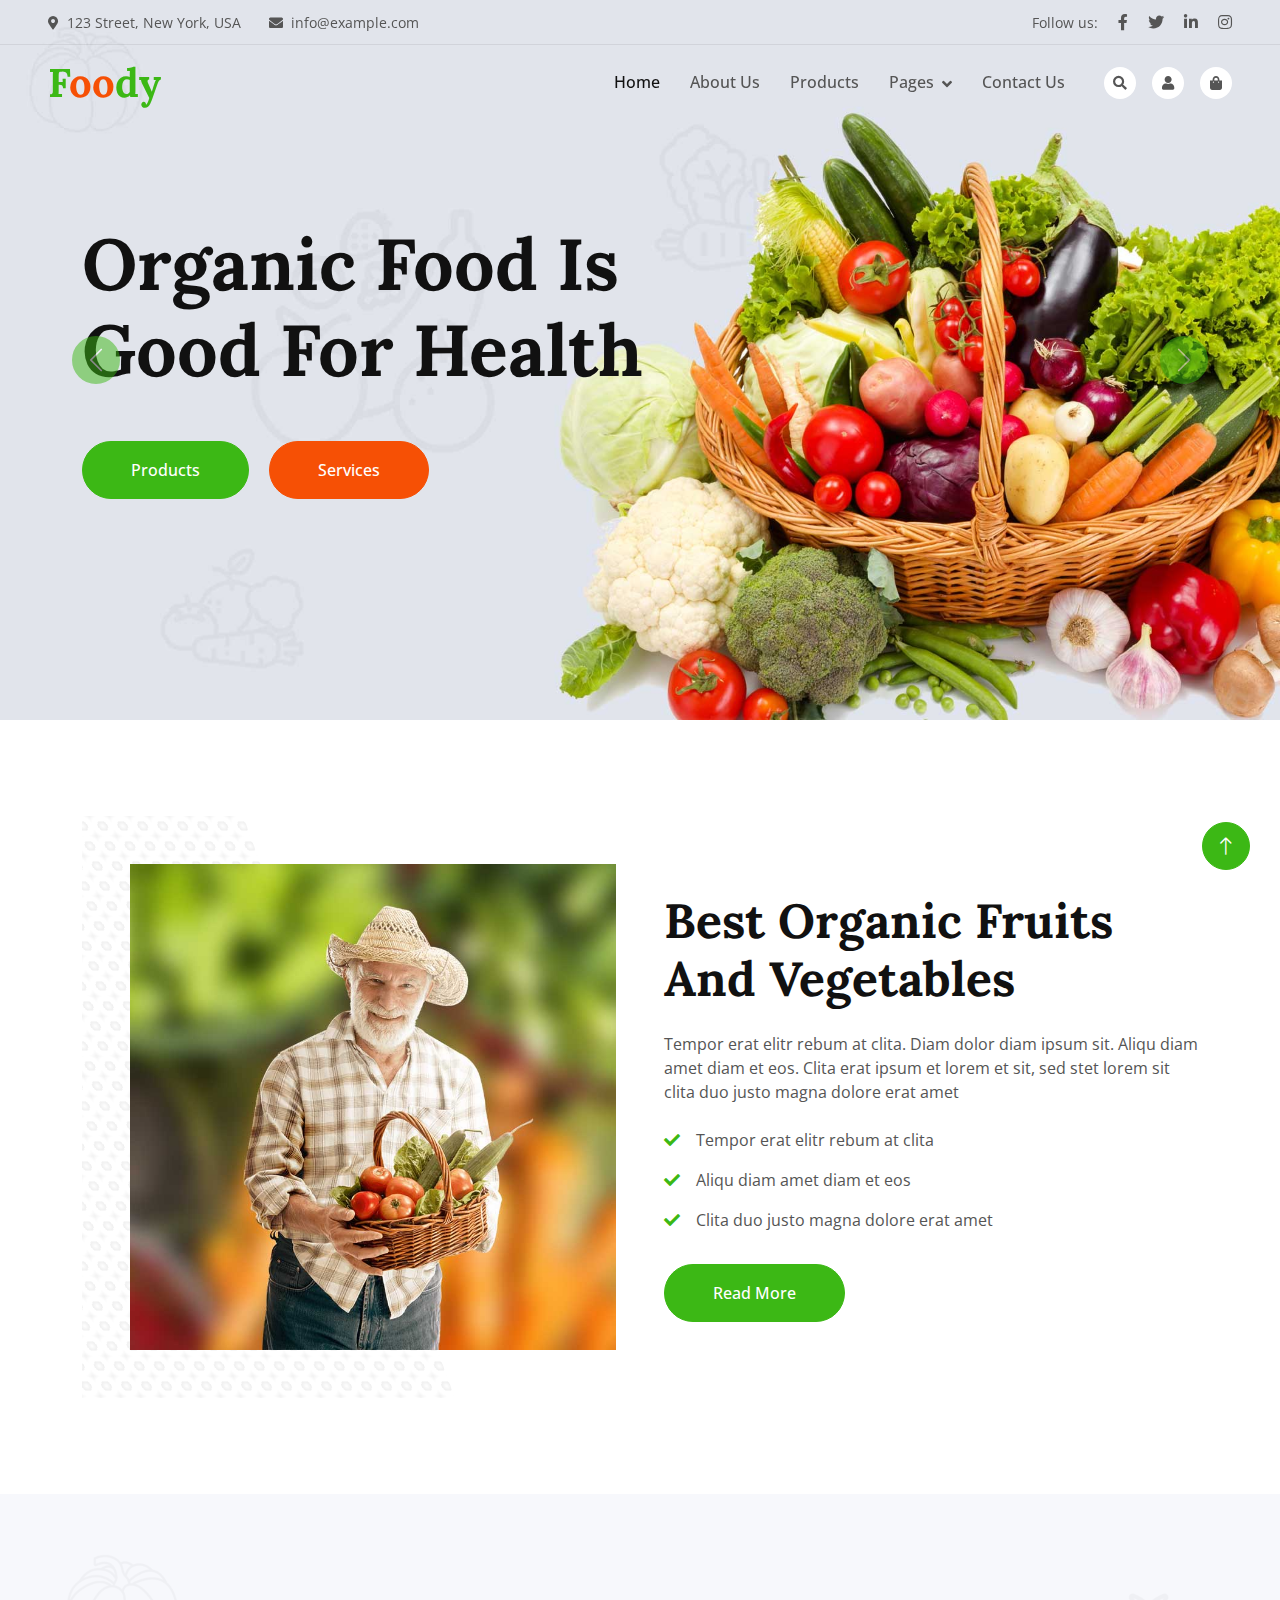
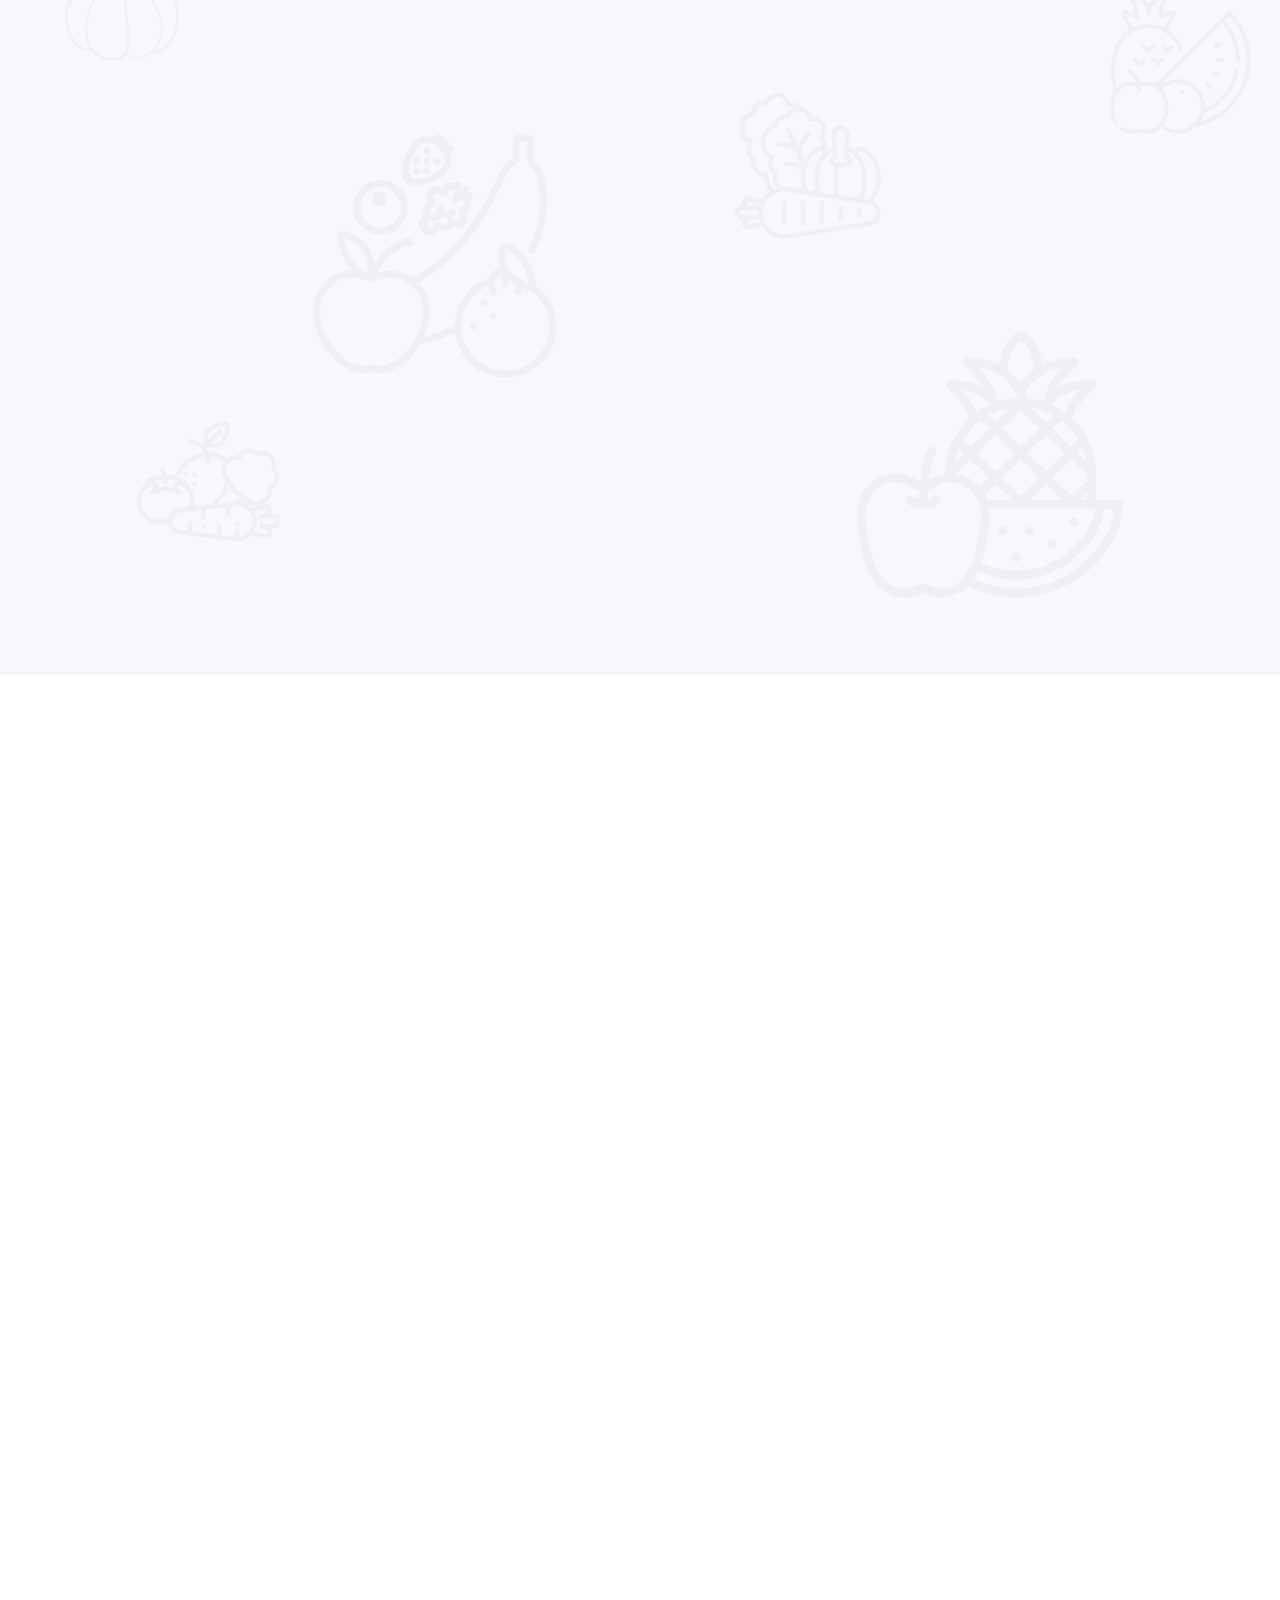
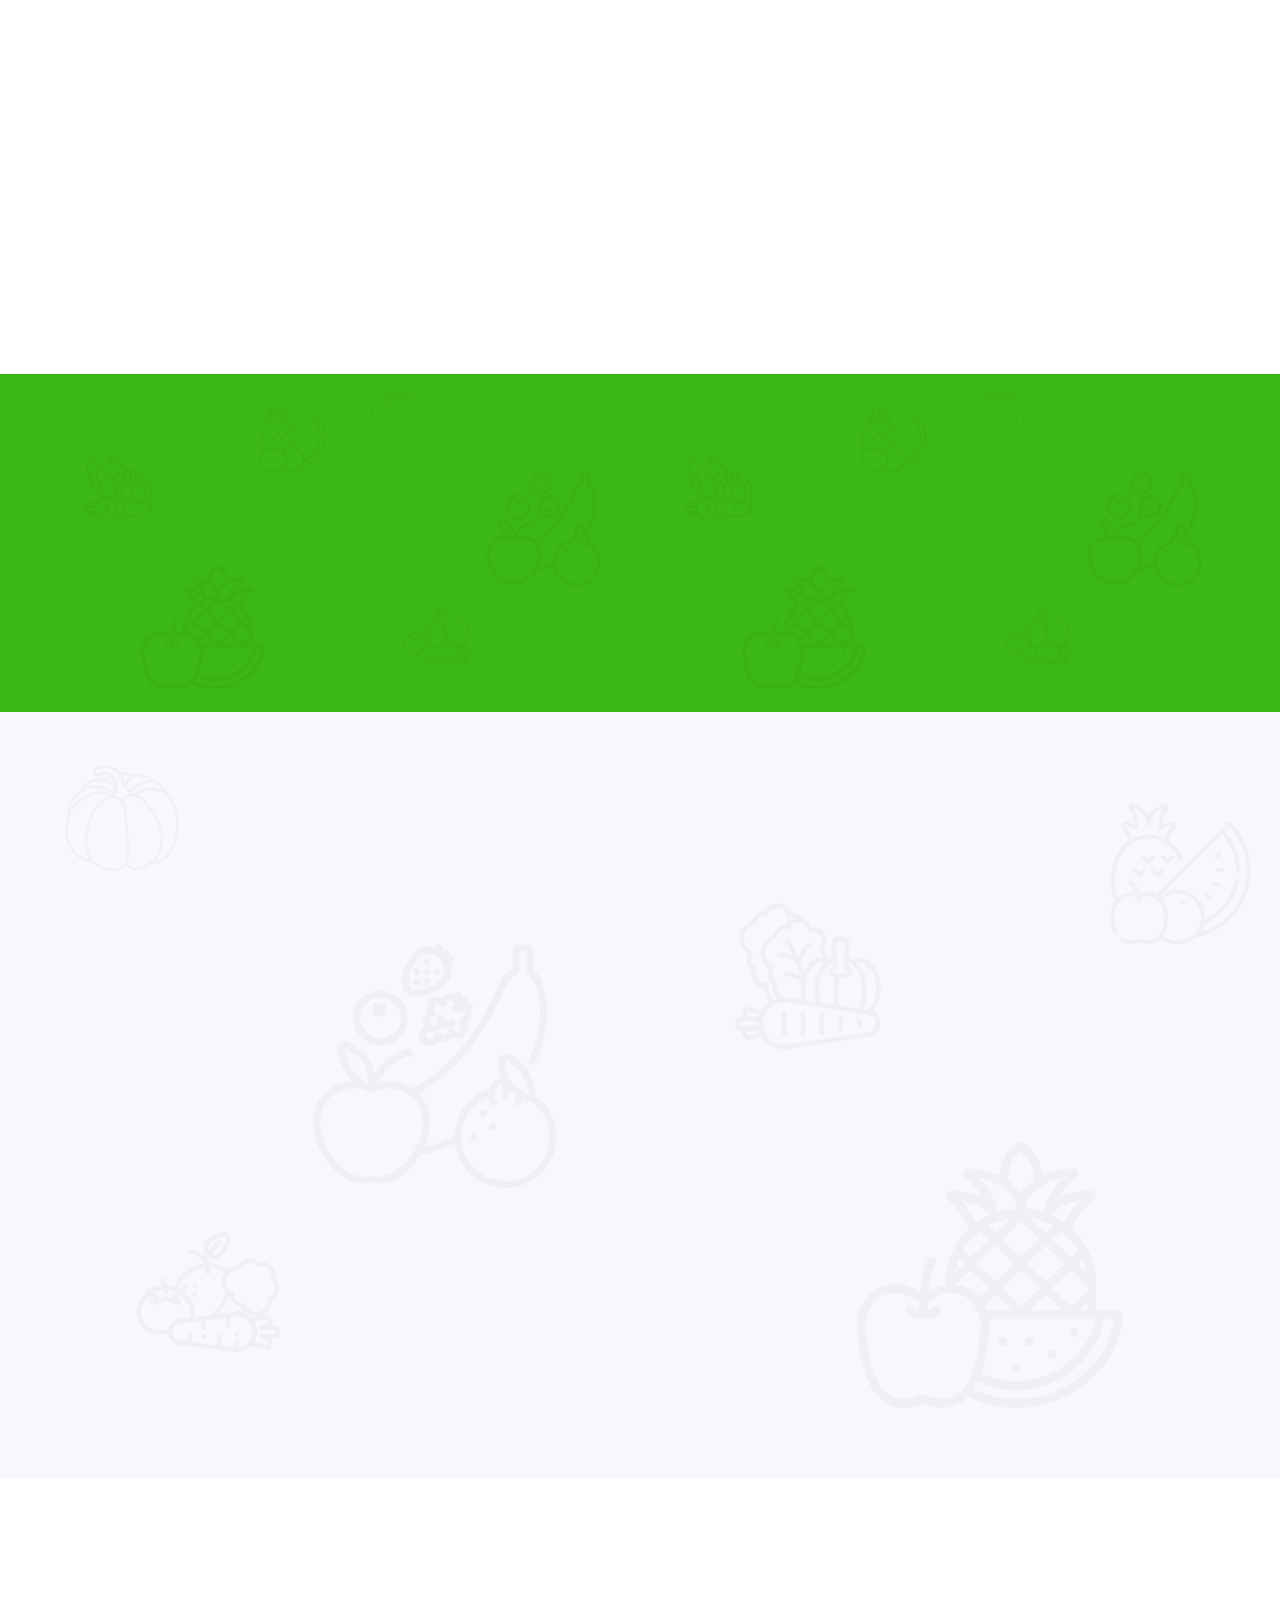
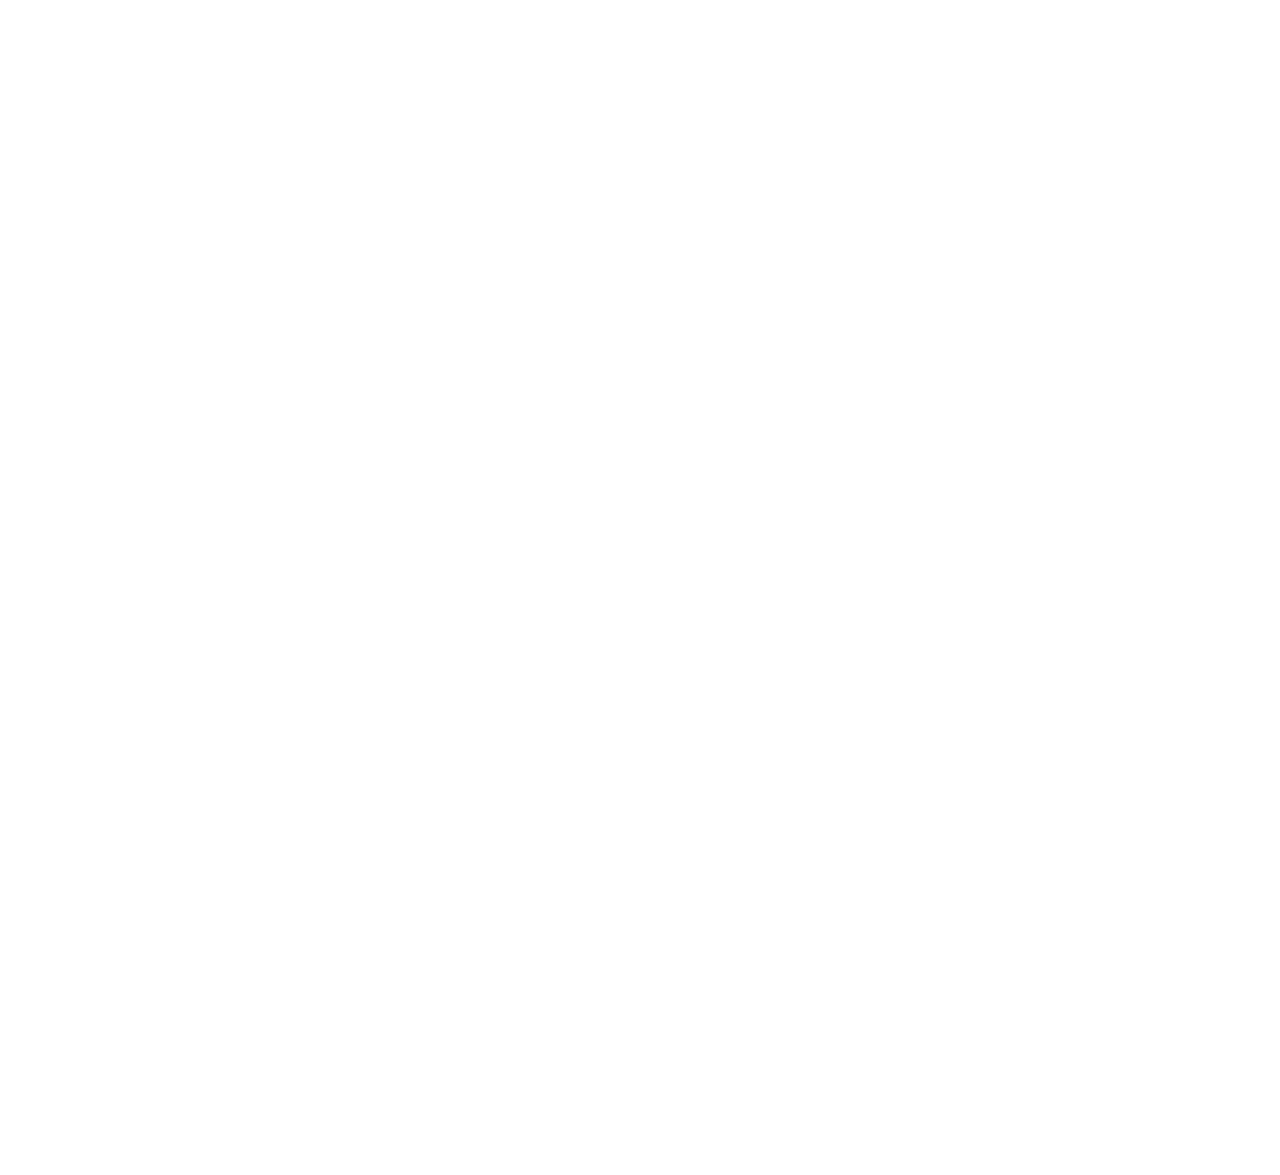
<file: theme/foody2-1.0.0/index.html>
<!DOCTYPE html>
<html lang="en">

<head>
    <meta charset="utf-8">
    <title>Foody - Organic Food Website Template</title>
    <meta content="width=device-width, initial-scale=1.0" name="viewport">
    <meta content="" name="keywords">
    <meta content="" name="description">

    <!-- Favicon -->
    <link href="img/favicon.ico" rel="icon">

    <!-- Google Web Fonts -->
    <link rel="preconnect" href="https://fonts.googleapis.com">
    <link rel="preconnect" href="https://fonts.gstatic.com" crossorigin>
    <link href="https://fonts.googleapis.com/css2?family=Open+Sans:wght@400;500&family=Lora:wght@600;700&display=swap" rel="stylesheet"> 

    <!-- Icon Font Stylesheet -->
    <link href="https://cdnjs.cloudflare.com/ajax/libs/font-awesome/5.10.0/css/all.min.css" rel="stylesheet">
    <link href="https://cdn.jsdelivr.net/npm/bootstrap-icons@1.4.1/font/bootstrap-icons.css" rel="stylesheet">

    <!-- Libraries Stylesheet -->
    <link href="lib/animate/animate.min.css" rel="stylesheet">
    <link href="lib/owlcarousel/assets/owl.carousel.min.css" rel="stylesheet">

    <!-- Customized Bootstrap Stylesheet -->
    <link href="css/bootstrap.min.css" rel="stylesheet">

    <!-- Template Stylesheet -->
    <link href="css/style.css" rel="stylesheet">
</head>

<body>
    <!-- Spinner Start -->
    <div id="spinner" class="show bg-white position-fixed translate-middle w-100 vh-100 top-50 start-50 d-flex align-items-center justify-content-center">
        <div class="spinner-border text-primary" role="status"></div>
    </div>
    <!-- Spinner End -->


    <!-- Navbar Start -->
    <div class="container-fluid fixed-top px-0 wow fadeIn" data-wow-delay="0.1s">
        <div class="top-bar row gx-0 align-items-center d-none d-lg-flex">
            <div class="col-lg-6 px-5 text-start">
                <small><i class="fa fa-map-marker-alt me-2"></i>123 Street, New York, USA</small>
                <small class="ms-4"><i class="fa fa-envelope me-2"></i>info@example.com</small>
            </div>
            <div class="col-lg-6 px-5 text-end">
                <small>Follow us:</small>
                <a class="text-body ms-3" href=""><i class="fab fa-facebook-f"></i></a>
                <a class="text-body ms-3" href=""><i class="fab fa-twitter"></i></a>
                <a class="text-body ms-3" href=""><i class="fab fa-linkedin-in"></i></a>
                <a class="text-body ms-3" href=""><i class="fab fa-instagram"></i></a>
            </div>
        </div>

        <nav class="navbar navbar-expand-lg navbar-light py-lg-0 px-lg-5 wow fadeIn" data-wow-delay="0.1s">
            <a href="index.html" class="navbar-brand ms-4 ms-lg-0">
                <h1 class="fw-bold text-primary m-0">F<span class="text-secondary">oo</span>dy</h1>
            </a>
            <button type="button" class="navbar-toggler me-4" data-bs-toggle="collapse" data-bs-target="#navbarCollapse">
                <span class="navbar-toggler-icon"></span>
            </button>
            <div class="collapse navbar-collapse" id="navbarCollapse">
                <div class="navbar-nav ms-auto p-4 p-lg-0">
                    <a href="index.html" class="nav-item nav-link active">Home</a>
                    <a href="about.html" class="nav-item nav-link">About Us</a>
                    <a href="product.html" class="nav-item nav-link">Products</a>
                    <div class="nav-item dropdown">
                        <a href="#" class="nav-link dropdown-toggle" data-bs-toggle="dropdown">Pages</a>
                        <div class="dropdown-menu m-0">
                            <a href="blog.html" class="dropdown-item">Blog Grid</a>
                            <a href="feature.html" class="dropdown-item">Our Features</a>
                            <a href="testimonial.html" class="dropdown-item">Testimonial</a>
                            <a href="404.html" class="dropdown-item">404 Page</a>
                        </div>
                    </div>
                    <a href="contact.html" class="nav-item nav-link">Contact Us</a>
                </div>
                <div class="d-none d-lg-flex ms-2">
                    <a class="btn-sm-square bg-white rounded-circle ms-3" href="">
                        <small class="fa fa-search text-body"></small>
                    </a>
                    <a class="btn-sm-square bg-white rounded-circle ms-3" href="">
                        <small class="fa fa-user text-body"></small>
                    </a>
                    <a class="btn-sm-square bg-white rounded-circle ms-3" href="">
                        <small class="fa fa-shopping-bag text-body"></small>
                    </a>
                </div>
            </div>
        </nav>
    </div>
    <!-- Navbar End -->


    <!-- Carousel Start -->
    <div class="container-fluid p-0 mb-5 wow fadeIn" data-wow-delay="0.1s">
        <div id="header-carousel" class="carousel slide" data-bs-ride="carousel">
            <div class="carousel-inner">
                <div class="carousel-item active">
                    <img class="w-100" src="img/carousel-1.jpg" alt="Image">
                    <div class="carousel-caption">
                        <div class="container">
                            <div class="row justify-content-start">
                                <div class="col-lg-7">
                                    <h1 class="display-2 mb-5 animated slideInDown">Organic Food Is Good For Health</h1>
                                    <a href="" class="btn btn-primary rounded-pill py-sm-3 px-sm-5">Products</a>
                                    <a href="" class="btn btn-secondary rounded-pill py-sm-3 px-sm-5 ms-3">Services</a>
                                </div>
                            </div>
                        </div>
                    </div>
                </div>
                <div class="carousel-item">
                    <img class="w-100" src="img/carousel-2.jpg" alt="Image">
                    <div class="carousel-caption">
                        <div class="container">
                            <div class="row justify-content-start">
                                <div class="col-lg-7">
                                    <h1 class="display-2 mb-5 animated slideInDown">Natural Food Is Always Healthy</h1>
                                    <a href="" class="btn btn-primary rounded-pill py-sm-3 px-sm-5">Products</a>
                                    <a href="" class="btn btn-secondary rounded-pill py-sm-3 px-sm-5 ms-3">Services</a>
                                </div>
                            </div>
                        </div>
                    </div>
                </div>
            </div>
            <button class="carousel-control-prev" type="button" data-bs-target="#header-carousel"
                data-bs-slide="prev">
                <span class="carousel-control-prev-icon" aria-hidden="true"></span>
                <span class="visually-hidden">Previous</span>
            </button>
            <button class="carousel-control-next" type="button" data-bs-target="#header-carousel"
                data-bs-slide="next">
                <span class="carousel-control-next-icon" aria-hidden="true"></span>
                <span class="visually-hidden">Next</span>
            </button>
        </div>
    </div>
    <!-- Carousel End -->


    <!-- About Start -->
    <div class="container-xxl py-5">
        <div class="container">
            <div class="row g-5 align-items-center">
                <div class="col-lg-6 wow fadeIn" data-wow-delay="0.1s">
                    <div class="about-img position-relative overflow-hidden p-5 pe-0">
                        <img class="img-fluid w-100" src="img/about.jpg">
                    </div>
                </div>
                <div class="col-lg-6 wow fadeIn" data-wow-delay="0.5s">
                    <h1 class="display-5 mb-4">Best Organic Fruits And Vegetables</h1>
                    <p class="mb-4">Tempor erat elitr rebum at clita. Diam dolor diam ipsum sit. Aliqu diam amet diam et eos. Clita erat ipsum et lorem et sit, sed stet lorem sit clita duo justo magna dolore erat amet</p>
                    <p><i class="fa fa-check text-primary me-3"></i>Tempor erat elitr rebum at clita</p>
                    <p><i class="fa fa-check text-primary me-3"></i>Aliqu diam amet diam et eos</p>
                    <p><i class="fa fa-check text-primary me-3"></i>Clita duo justo magna dolore erat amet</p>
                    <a class="btn btn-primary rounded-pill py-3 px-5 mt-3" href="">Read More</a>
                </div>
            </div>
        </div>
    </div>
    <!-- About End -->


    <!-- Feature Start -->
    <div class="container-fluid bg-light bg-icon my-5 py-6">
        <div class="container">
            <div class="section-header text-center mx-auto mb-5 wow fadeInUp" data-wow-delay="0.1s" style="max-width: 500px;">
                <h1 class="display-5 mb-3">Our Features</h1>
                <p>Tempor ut dolore lorem kasd vero ipsum sit eirmod sit. Ipsum diam justo sed rebum vero dolor duo.</p>
            </div>
            <div class="row g-4">
                <div class="col-lg-4 col-md-6 wow fadeInUp" data-wow-delay="0.1s">
                    <div class="bg-white text-center h-100 p-4 p-xl-5">
                        <img class="img-fluid mb-4" src="img/icon-1.png" alt="">
                        <h4 class="mb-3">Natural Process</h4>
                        <p class="mb-4">Tempor ut dolore lorem kasd vero ipsum sit eirmod sit. Ipsum diam justo sed vero dolor duo.</p>
                        <a class="btn btn-outline-primary border-2 py-2 px-4 rounded-pill" href="">Read More</a>
                    </div>
                </div>
                <div class="col-lg-4 col-md-6 wow fadeInUp" data-wow-delay="0.3s">
                    <div class="bg-white text-center h-100 p-4 p-xl-5">
                        <img class="img-fluid mb-4" src="img/icon-2.png" alt="">
                        <h4 class="mb-3">Organic Products</h4>
                        <p class="mb-4">Tempor ut dolore lorem kasd vero ipsum sit eirmod sit. Ipsum diam justo sed vero dolor duo.</p>
                        <a class="btn btn-outline-primary border-2 py-2 px-4 rounded-pill" href="">Read More</a>
                    </div>
                </div>
                <div class="col-lg-4 col-md-6 wow fadeInUp" data-wow-delay="0.5s">
                    <div class="bg-white text-center h-100 p-4 p-xl-5">
                        <img class="img-fluid mb-4" src="img/icon-3.png" alt="">
                        <h4 class="mb-3">Biologically Safe</h4>
                        <p class="mb-4">Tempor ut dolore lorem kasd vero ipsum sit eirmod sit. Ipsum diam justo sed vero dolor duo.</p>
                        <a class="btn btn-outline-primary border-2 py-2 px-4 rounded-pill" href="">Read More</a>
                    </div>
                </div>
            </div>
        </div>
    </div>
    <!-- Feature End -->


    <!-- Product Start -->
    <div class="container-xxl py-5">
        <div class="container">
            <div class="row g-0 gx-5 align-items-end">
                <div class="col-lg-6">
                    <div class="section-header text-start mb-5 wow fadeInUp" data-wow-delay="0.1s" style="max-width: 500px;">
                        <h1 class="display-5 mb-3">Our Products</h1>
                        <p>Tempor ut dolore lorem kasd vero ipsum sit eirmod sit. Ipsum diam justo sed rebum vero dolor duo.</p>
                    </div>
                </div>
                <div class="col-lg-6 text-start text-lg-end wow slideInRight" data-wow-delay="0.1s">
                    <ul class="nav nav-pills d-inline-flex justify-content-end mb-5">
                        <li class="nav-item me-2">
                            <a class="btn btn-outline-primary border-2 active" data-bs-toggle="pill" href="#tab-1">Vegetable</a>
                        </li>
                        <li class="nav-item me-2">
                            <a class="btn btn-outline-primary border-2" data-bs-toggle="pill" href="#tab-2">Fruits </a>
                        </li>
                        <li class="nav-item me-0">
                            <a class="btn btn-outline-primary border-2" data-bs-toggle="pill" href="#tab-3">Fresh</a>
                        </li>
                    </ul>
                </div>
            </div>
            <div class="tab-content">
                <div id="tab-1" class="tab-pane fade show p-0 active">
                    <div class="row g-4">
                        <div class="col-xl-3 col-lg-4 col-md-6 wow fadeInUp" data-wow-delay="0.1s">
                            <div class="product-item">
                                <div class="position-relative bg-light overflow-hidden">
                                    <img class="img-fluid w-100" src="img/product-1.jpg" alt="">
                                    <div class="bg-secondary rounded text-white position-absolute start-0 top-0 m-4 py-1 px-3">New</div>
                                </div>
                                <div class="text-center p-4">
                                    <a class="d-block h5 mb-2" href="">Fresh Tomato</a>
                                    <span class="text-primary me-1">$19.00</span>
                                    <span class="text-body text-decoration-line-through">$29.00</span>
                                </div>
                                <div class="d-flex border-top">
                                    <small class="w-50 text-center border-end py-2">
                                        <a class="text-body" href=""><i class="fa fa-eye text-primary me-2"></i>View detail</a>
                                    </small>
                                    <small class="w-50 text-center py-2">
                                        <a class="text-body" href=""><i class="fa fa-shopping-bag text-primary me-2"></i>Add to cart</a>
                                    </small>
                                </div>
                            </div>
                        </div>
                        <div class="col-xl-3 col-lg-4 col-md-6 wow fadeInUp" data-wow-delay="0.3s">
                            <div class="product-item">
                                <div class="position-relative bg-light overflow-hidden">
                                    <img class="img-fluid w-100" src="img/product-2.jpg" alt="">
                                    <div class="bg-secondary rounded text-white position-absolute start-0 top-0 m-4 py-1 px-3">New</div>
                                </div>
                                <div class="text-center p-4">
                                    <a class="d-block h5 mb-2" href="">Fresh Tomato</a>
                                    <span class="text-primary me-1">$19.00</span>
                                    <span class="text-body text-decoration-line-through">$29.00</span>
                                </div>
                                <div class="d-flex border-top">
                                    <small class="w-50 text-center border-end py-2">
                                        <a class="text-body" href=""><i class="fa fa-eye text-primary me-2"></i>View detail</a>
                                    </small>
                                    <small class="w-50 text-center py-2">
                                        <a class="text-body" href=""><i class="fa fa-shopping-bag text-primary me-2"></i>Add to cart</a>
                                    </small>
                                </div>
                            </div>
                        </div>
                        <div class="col-xl-3 col-lg-4 col-md-6 wow fadeInUp" data-wow-delay="0.5s">
                            <div class="product-item">
                                <div class="position-relative bg-light overflow-hidden">
                                    <img class="img-fluid w-100" src="img/product-3.jpg" alt="">
                                    <div class="bg-secondary rounded text-white position-absolute start-0 top-0 m-4 py-1 px-3">New</div>
                                </div>
                                <div class="text-center p-4">
                                    <a class="d-block h5 mb-2" href="">Fresh Tomato</a>
                                    <span class="text-primary me-1">$19.00</span>
                                    <span class="text-body text-decoration-line-through">$29.00</span>
                                </div>
                                <div class="d-flex border-top">
                                    <small class="w-50 text-center border-end py-2">
                                        <a class="text-body" href=""><i class="fa fa-eye text-primary me-2"></i>View detail</a>
                                    </small>
                                    <small class="w-50 text-center py-2">
                                        <a class="text-body" href=""><i class="fa fa-shopping-bag text-primary me-2"></i>Add to cart</a>
                                    </small>
                                </div>
                            </div>
                        </div>
                        <div class="col-xl-3 col-lg-4 col-md-6 wow fadeInUp" data-wow-delay="0.7s">
                            <div class="product-item">
                                <div class="position-relative bg-light overflow-hidden">
                                    <img class="img-fluid w-100" src="img/product-4.jpg" alt="">
                                    <div class="bg-secondary rounded text-white position-absolute start-0 top-0 m-4 py-1 px-3">New</div>
                                </div>
                                <div class="text-center p-4">
                                    <a class="d-block h5 mb-2" href="">Fresh Tomato</a>
                                    <span class="text-primary me-1">$19.00</span>
                                    <span class="text-body text-decoration-line-through">$29.00</span>
                                </div>
                                <div class="d-flex border-top">
                                    <small class="w-50 text-center border-end py-2">
                                        <a class="text-body" href=""><i class="fa fa-eye text-primary me-2"></i>View detail</a>
                                    </small>
                                    <small class="w-50 text-center py-2">
                                        <a class="text-body" href=""><i class="fa fa-shopping-bag text-primary me-2"></i>Add to cart</a>
                                    </small>
                                </div>
                            </div>
                        </div>
                        <div class="col-xl-3 col-lg-4 col-md-6 wow fadeInUp" data-wow-delay="0.1s">
                            <div class="product-item">
                                <div class="position-relative bg-light overflow-hidden">
                                    <img class="img-fluid w-100" src="img/product-5.jpg" alt="">
                                    <div class="bg-secondary rounded text-white position-absolute start-0 top-0 m-4 py-1 px-3">New</div>
                                </div>
                                <div class="text-center p-4">
                                    <a class="d-block h5 mb-2" href="">Fresh Tomato</a>
                                    <span class="text-primary me-1">$19.00</span>
                                    <span class="text-body text-decoration-line-through">$29.00</span>
                                </div>
                                <div class="d-flex border-top">
                                    <small class="w-50 text-center border-end py-2">
                                        <a class="text-body" href=""><i class="fa fa-eye text-primary me-2"></i>View detail</a>
                                    </small>
                                    <small class="w-50 text-center py-2">
                                        <a class="text-body" href=""><i class="fa fa-shopping-bag text-primary me-2"></i>Add to cart</a>
                                    </small>
                                </div>
                            </div>
                        </div>
                        <div class="col-xl-3 col-lg-4 col-md-6 wow fadeInUp" data-wow-delay="0.3s">
                            <div class="product-item">
                                <div class="position-relative bg-light overflow-hidden">
                                    <img class="img-fluid w-100" src="img/product-6.jpg" alt="">
                                    <div class="bg-secondary rounded text-white position-absolute start-0 top-0 m-4 py-1 px-3">New</div>
                                </div>
                                <div class="text-center p-4">
                                    <a class="d-block h5 mb-2" href="">Fresh Tomato</a>
                                    <span class="text-primary me-1">$19.00</span>
                                    <span class="text-body text-decoration-line-through">$29.00</span>
                                </div>
                                <div class="d-flex border-top">
                                    <small class="w-50 text-center border-end py-2">
                                        <a class="text-body" href=""><i class="fa fa-eye text-primary me-2"></i>View detail</a>
                                    </small>
                                    <small class="w-50 text-center py-2">
                                        <a class="text-body" href=""><i class="fa fa-shopping-bag text-primary me-2"></i>Add to cart</a>
                                    </small>
                                </div>
                            </div>
                        </div>
                        <div class="col-xl-3 col-lg-4 col-md-6 wow fadeInUp" data-wow-delay="0.5s">
                            <div class="product-item">
                                <div class="position-relative bg-light overflow-hidden">
                                    <img class="img-fluid w-100" src="img/product-7.jpg" alt="">
                                    <div class="bg-secondary rounded text-white position-absolute start-0 top-0 m-4 py-1 px-3">New</div>
                                </div>
                                <div class="text-center p-4">
                                    <a class="d-block h5 mb-2" href="">Fresh Tomato</a>
                                    <span class="text-primary me-1">$19.00</span>
                                    <span class="text-body text-decoration-line-through">$29.00</span>
                                </div>
                                <div class="d-flex border-top">
                                    <small class="w-50 text-center border-end py-2">
                                        <a class="text-body" href=""><i class="fa fa-eye text-primary me-2"></i>View detail</a>
                                    </small>
                                    <small class="w-50 text-center py-2">
                                        <a class="text-body" href=""><i class="fa fa-shopping-bag text-primary me-2"></i>Add to cart</a>
                                    </small>
                                </div>
                            </div>
                        </div>
                        <div class="col-xl-3 col-lg-4 col-md-6 wow fadeInUp" data-wow-delay="0.7s">
                            <div class="product-item">
                                <div class="position-relative bg-light overflow-hidden">
                                    <img class="img-fluid w-100" src="img/product-8.jpg" alt="">
                                    <div class="bg-secondary rounded text-white position-absolute start-0 top-0 m-4 py-1 px-3">New</div>
                                </div>
                                <div class="text-center p-4">
                                    <a class="d-block h5 mb-2" href="">Fresh Tomato</a>
                                    <span class="text-primary me-1">$19.00</span>
                                    <span class="text-body text-decoration-line-through">$29.00</span>
                                </div>
                                <div class="d-flex border-top">
                                    <small class="w-50 text-center border-end py-2">
                                        <a class="text-body" href=""><i class="fa fa-eye text-primary me-2"></i>View detail</a>
                                    </small>
                                    <small class="w-50 text-center py-2">
                                        <a class="text-body" href=""><i class="fa fa-shopping-bag text-primary me-2"></i>Add to cart</a>
                                    </small>
                                </div>
                            </div>
                        </div>
                        <div class="col-12 text-center wow fadeInUp" data-wow-delay="0.1s">
                            <a class="btn btn-primary rounded-pill py-3 px-5" href="">Browse More Products</a>
                        </div>
                    </div>
                </div>
                <div id="tab-2" class="tab-pane fade show p-0">
                    <div class="row g-4">
                        <div class="col-xl-3 col-lg-4 col-md-6">
                            <div class="product-item">
                                <div class="position-relative bg-light overflow-hidden">
                                    <img class="img-fluid w-100" src="img/product-1.jpg" alt="">
                                    <div class="bg-secondary rounded text-white position-absolute start-0 top-0 m-4 py-1 px-3">New</div>
                                </div>
                                <div class="text-center p-4">
                                    <a class="d-block h5 mb-2" href="">Fresh Tomato</a>
                                    <span class="text-primary me-1">$19.00</span>
                                    <span class="text-body text-decoration-line-through">$29.00</span>
                                </div>
                                <div class="d-flex border-top">
                                    <small class="w-50 text-center border-end py-2">
                                        <a class="text-body" href=""><i class="fa fa-eye text-primary me-2"></i>View detail</a>
                                    </small>
                                    <small class="w-50 text-center py-2">
                                        <a class="text-body" href=""><i class="fa fa-shopping-bag text-primary me-2"></i>Add to cart</a>
                                    </small>
                                </div>
                            </div>
                        </div>
                        <div class="col-xl-3 col-lg-4 col-md-6">
                            <div class="product-item">
                                <div class="position-relative bg-light overflow-hidden">
                                    <img class="img-fluid w-100" src="img/product-2.jpg" alt="">
                                    <div class="bg-secondary rounded text-white position-absolute start-0 top-0 m-4 py-1 px-3">New</div>
                                </div>
                                <div class="text-center p-4">
                                    <a class="d-block h5 mb-2" href="">Fresh Tomato</a>
                                    <span class="text-primary me-1">$19.00</span>
                                    <span class="text-body text-decoration-line-through">$29.00</span>
                                </div>
                                <div class="d-flex border-top">
                                    <small class="w-50 text-center border-end py-2">
                                        <a class="text-body" href=""><i class="fa fa-eye text-primary me-2"></i>View detail</a>
                                    </small>
                                    <small class="w-50 text-center py-2">
                                        <a class="text-body" href=""><i class="fa fa-shopping-bag text-primary me-2"></i>Add to cart</a>
                                    </small>
                                </div>
                            </div>
                        </div>
                        <div class="col-xl-3 col-lg-4 col-md-6">
                            <div class="product-item">
                                <div class="position-relative bg-light overflow-hidden">
                                    <img class="img-fluid w-100" src="img/product-3.jpg" alt="">
                                    <div class="bg-secondary rounded text-white position-absolute start-0 top-0 m-4 py-1 px-3">New</div>
                                </div>
                                <div class="text-center p-4">
                                    <a class="d-block h5 mb-2" href="">Fresh Tomato</a>
                                    <span class="text-primary me-1">$19.00</span>
                                    <span class="text-body text-decoration-line-through">$29.00</span>
                                </div>
                                <div class="d-flex border-top">
                                    <small class="w-50 text-center border-end py-2">
                                        <a class="text-body" href=""><i class="fa fa-eye text-primary me-2"></i>View detail</a>
                                    </small>
                                    <small class="w-50 text-center py-2">
                                        <a class="text-body" href=""><i class="fa fa-shopping-bag text-primary me-2"></i>Add to cart</a>
                                    </small>
                                </div>
                            </div>
                        </div>
                        <div class="col-xl-3 col-lg-4 col-md-6">
                            <div class="product-item">
                                <div class="position-relative bg-light overflow-hidden">
                                    <img class="img-fluid w-100" src="img/product-4.jpg" alt="">
                                    <div class="bg-secondary rounded text-white position-absolute start-0 top-0 m-4 py-1 px-3">New</div>
                                </div>
                                <div class="text-center p-4">
                                    <a class="d-block h5 mb-2" href="">Fresh Tomato</a>
                                    <span class="text-primary me-1">$19.00</span>
                                    <span class="text-body text-decoration-line-through">$29.00</span>
                                </div>
                                <div class="d-flex border-top">
                                    <small class="w-50 text-center border-end py-2">
                                        <a class="text-body" href=""><i class="fa fa-eye text-primary me-2"></i>View detail</a>
                                    </small>
                                    <small class="w-50 text-center py-2">
                                        <a class="text-body" href=""><i class="fa fa-shopping-bag text-primary me-2"></i>Add to cart</a>
                                    </small>
                                </div>
                            </div>
                        </div>
                        <div class="col-xl-3 col-lg-4 col-md-6">
                            <div class="product-item">
                                <div class="position-relative bg-light overflow-hidden">
                                    <img class="img-fluid w-100" src="img/product-5.jpg" alt="">
                                    <div class="bg-secondary rounded text-white position-absolute start-0 top-0 m-4 py-1 px-3">New</div>
                                </div>
                                <div class="text-center p-4">
                                    <a class="d-block h5 mb-2" href="">Fresh Tomato</a>
                                    <span class="text-primary me-1">$19.00</span>
                                    <span class="text-body text-decoration-line-through">$29.00</span>
                                </div>
                                <div class="d-flex border-top">
                                    <small class="w-50 text-center border-end py-2">
                                        <a class="text-body" href=""><i class="fa fa-eye text-primary me-2"></i>View detail</a>
                                    </small>
                                    <small class="w-50 text-center py-2">
                                        <a class="text-body" href=""><i class="fa fa-shopping-bag text-primary me-2"></i>Add to cart</a>
                                    </small>
                                </div>
                            </div>
                        </div>
                        <div class="col-xl-3 col-lg-4 col-md-6">
                            <div class="product-item">
                                <div class="position-relative bg-light overflow-hidden">
                                    <img class="img-fluid w-100" src="img/product-6.jpg" alt="">
                                    <div class="bg-secondary rounded text-white position-absolute start-0 top-0 m-4 py-1 px-3">New</div>
                                </div>
                                <div class="text-center p-4">
                                    <a class="d-block h5 mb-2" href="">Fresh Tomato</a>
                                    <span class="text-primary me-1">$19.00</span>
                                    <span class="text-body text-decoration-line-through">$29.00</span>
                                </div>
                                <div class="d-flex border-top">
                                    <small class="w-50 text-center border-end py-2">
                                        <a class="text-body" href=""><i class="fa fa-eye text-primary me-2"></i>View detail</a>
                                    </small>
                                    <small class="w-50 text-center py-2">
                                        <a class="text-body" href=""><i class="fa fa-shopping-bag text-primary me-2"></i>Add to cart</a>
                                    </small>
                                </div>
                            </div>
                        </div>
                        <div class="col-xl-3 col-lg-4 col-md-6">
                            <div class="product-item">
                                <div class="position-relative bg-light overflow-hidden">
                                    <img class="img-fluid w-100" src="img/product-7.jpg" alt="">
                                    <div class="bg-secondary rounded text-white position-absolute start-0 top-0 m-4 py-1 px-3">New</div>
                                </div>
                                <div class="text-center p-4">
                                    <a class="d-block h5 mb-2" href="">Fresh Tomato</a>
                                    <span class="text-primary me-1">$19.00</span>
                                    <span class="text-body text-decoration-line-through">$29.00</span>
                                </div>
                                <div class="d-flex border-top">
                                    <small class="w-50 text-center border-end py-2">
                                        <a class="text-body" href=""><i class="fa fa-eye text-primary me-2"></i>View detail</a>
                                    </small>
                                    <small class="w-50 text-center py-2">
                                        <a class="text-body" href=""><i class="fa fa-shopping-bag text-primary me-2"></i>Add to cart</a>
                                    </small>
                                </div>
                            </div>
                        </div>
                        <div class="col-xl-3 col-lg-4 col-md-6">
                            <div class="product-item">
                                <div class="position-relative bg-light overflow-hidden">
                                    <img class="img-fluid w-100" src="img/product-8.jpg" alt="">
                                    <div class="bg-secondary rounded text-white position-absolute start-0 top-0 m-4 py-1 px-3">New</div>
                                </div>
                                <div class="text-center p-4">
                                    <a class="d-block h5 mb-2" href="">Fresh Tomato</a>
                                    <span class="text-primary me-1">$19.00</span>
                                    <span class="text-body text-decoration-line-through">$29.00</span>
                                </div>
                                <div class="d-flex border-top">
                                    <small class="w-50 text-center border-end py-2">
                                        <a class="text-body" href=""><i class="fa fa-eye text-primary me-2"></i>View detail</a>
                                    </small>
                                    <small class="w-50 text-center py-2">
                                        <a class="text-body" href=""><i class="fa fa-shopping-bag text-primary me-2"></i>Add to cart</a>
                                    </small>
                                </div>
                            </div>
                        </div>
                        <div class="col-12 text-center">
                            <a class="btn btn-primary rounded-pill py-3 px-5" href="">Browse More Products</a>
                        </div>
                    </div>
                </div>
                <div id="tab-3" class="tab-pane fade show p-0">
                    <div class="row g-4">
                        <div class="col-xl-3 col-lg-4 col-md-6">
                            <div class="product-item">
                                <div class="position-relative bg-light overflow-hidden">
                                    <img class="img-fluid w-100" src="img/product-1.jpg" alt="">
                                    <div class="bg-secondary rounded text-white position-absolute start-0 top-0 m-4 py-1 px-3">New</div>
                                </div>
                                <div class="text-center p-4">
                                    <a class="d-block h5 mb-2" href="">Fresh Tomato</a>
                                    <span class="text-primary me-1">$19.00</span>
                                    <span class="text-body text-decoration-line-through">$29.00</span>
                                </div>
                                <div class="d-flex border-top">
                                    <small class="w-50 text-center border-end py-2">
                                        <a class="text-body" href=""><i class="fa fa-eye text-primary me-2"></i>View detail</a>
                                    </small>
                                    <small class="w-50 text-center py-2">
                                        <a class="text-body" href=""><i class="fa fa-shopping-bag text-primary me-2"></i>Add to cart</a>
                                    </small>
                                </div>
                            </div>
                        </div>
                        <div class="col-xl-3 col-lg-4 col-md-6">
                            <div class="product-item">
                                <div class="position-relative bg-light overflow-hidden">
                                    <img class="img-fluid w-100" src="img/product-2.jpg" alt="">
                                    <div class="bg-secondary rounded text-white position-absolute start-0 top-0 m-4 py-1 px-3">New</div>
                                </div>
                                <div class="text-center p-4">
                                    <a class="d-block h5 mb-2" href="">Fresh Tomato</a>
                                    <span class="text-primary me-1">$19.00</span>
                                    <span class="text-body text-decoration-line-through">$29.00</span>
                                </div>
                                <div class="d-flex border-top">
                                    <small class="w-50 text-center border-end py-2">
                                        <a class="text-body" href=""><i class="fa fa-eye text-primary me-2"></i>View detail</a>
                                    </small>
                                    <small class="w-50 text-center py-2">
                                        <a class="text-body" href=""><i class="fa fa-shopping-bag text-primary me-2"></i>Add to cart</a>
                                    </small>
                                </div>
                            </div>
                        </div>
                        <div class="col-xl-3 col-lg-4 col-md-6">
                            <div class="product-item">
                                <div class="position-relative bg-light overflow-hidden">
                                    <img class="img-fluid w-100" src="img/product-3.jpg" alt="">
                                    <div class="bg-secondary rounded text-white position-absolute start-0 top-0 m-4 py-1 px-3">New</div>
                                </div>
                                <div class="text-center p-4">
                                    <a class="d-block h5 mb-2" href="">Fresh Tomato</a>
                                    <span class="text-primary me-1">$19.00</span>
                                    <span class="text-body text-decoration-line-through">$29.00</span>
                                </div>
                                <div class="d-flex border-top">
                                    <small class="w-50 text-center border-end py-2">
                                        <a class="text-body" href=""><i class="fa fa-eye text-primary me-2"></i>View detail</a>
                                    </small>
                                    <small class="w-50 text-center py-2">
                                        <a class="text-body" href=""><i class="fa fa-shopping-bag text-primary me-2"></i>Add to cart</a>
                                    </small>
                                </div>
                            </div>
                        </div>
                        <div class="col-xl-3 col-lg-4 col-md-6">
                            <div class="product-item">
                                <div class="position-relative bg-light overflow-hidden">
                                    <img class="img-fluid w-100" src="img/product-4.jpg" alt="">
                                    <div class="bg-secondary rounded text-white position-absolute start-0 top-0 m-4 py-1 px-3">New</div>
                                </div>
                                <div class="text-center p-4">
                                    <a class="d-block h5 mb-2" href="">Fresh Tomato</a>
                                    <span class="text-primary me-1">$19.00</span>
                                    <span class="text-body text-decoration-line-through">$29.00</span>
                                </div>
                                <div class="d-flex border-top">
                                    <small class="w-50 text-center border-end py-2">
                                        <a class="text-body" href=""><i class="fa fa-eye text-primary me-2"></i>View detail</a>
                                    </small>
                                    <small class="w-50 text-center py-2">
                                        <a class="text-body" href=""><i class="fa fa-shopping-bag text-primary me-2"></i>Add to cart</a>
                                    </small>
                                </div>
                            </div>
                        </div>
                        <div class="col-xl-3 col-lg-4 col-md-6">
                            <div class="product-item">
                                <div class="position-relative bg-light overflow-hidden">
                                    <img class="img-fluid w-100" src="img/product-5.jpg" alt="">
                                    <div class="bg-secondary rounded text-white position-absolute start-0 top-0 m-4 py-1 px-3">New</div>
                                </div>
                                <div class="text-center p-4">
                                    <a class="d-block h5 mb-2" href="">Fresh Tomato</a>
                                    <span class="text-primary me-1">$19.00</span>
                                    <span class="text-body text-decoration-line-through">$29.00</span>
                                </div>
                                <div class="d-flex border-top">
                                    <small class="w-50 text-center border-end py-2">
                                        <a class="text-body" href=""><i class="fa fa-eye text-primary me-2"></i>View detail</a>
                                    </small>
                                    <small class="w-50 text-center py-2">
                                        <a class="text-body" href=""><i class="fa fa-shopping-bag text-primary me-2"></i>Add to cart</a>
                                    </small>
                                </div>
                            </div>
                        </div>
                        <div class="col-xl-3 col-lg-4 col-md-6">
                            <div class="product-item">
                                <div class="position-relative bg-light overflow-hidden">
                                    <img class="img-fluid w-100" src="img/product-6.jpg" alt="">
                                    <div class="bg-secondary rounded text-white position-absolute start-0 top-0 m-4 py-1 px-3">New</div>
                                </div>
                                <div class="text-center p-4">
                                    <a class="d-block h5 mb-2" href="">Fresh Tomato</a>
                                    <span class="text-primary me-1">$19.00</span>
                                    <span class="text-body text-decoration-line-through">$29.00</span>
                                </div>
                                <div class="d-flex border-top">
                                    <small class="w-50 text-center border-end py-2">
                                        <a class="text-body" href=""><i class="fa fa-eye text-primary me-2"></i>View detail</a>
                                    </small>
                                    <small class="w-50 text-center py-2">
                                        <a class="text-body" href=""><i class="fa fa-shopping-bag text-primary me-2"></i>Add to cart</a>
                                    </small>
                                </div>
                            </div>
                        </div>
                        <div class="col-xl-3 col-lg-4 col-md-6">
                            <div class="product-item">
                                <div class="position-relative bg-light overflow-hidden">
                                    <img class="img-fluid w-100" src="img/product-7.jpg" alt="">
                                    <div class="bg-secondary rounded text-white position-absolute start-0 top-0 m-4 py-1 px-3">New</div>
                                </div>
                                <div class="text-center p-4">
                                    <a class="d-block h5 mb-2" href="">Fresh Tomato</a>
                                    <span class="text-primary me-1">$19.00</span>
                                    <span class="text-body text-decoration-line-through">$29.00</span>
                                </div>
                                <div class="d-flex border-top">
                                    <small class="w-50 text-center border-end py-2">
                                        <a class="text-body" href=""><i class="fa fa-eye text-primary me-2"></i>View detail</a>
                                    </small>
                                    <small class="w-50 text-center py-2">
                                        <a class="text-body" href=""><i class="fa fa-shopping-bag text-primary me-2"></i>Add to cart</a>
                                    </small>
                                </div>
                            </div>
                        </div>
                        <div class="col-xl-3 col-lg-4 col-md-6">
                            <div class="product-item">
                                <div class="position-relative bg-light overflow-hidden">
                                    <img class="img-fluid w-100" src="img/product-8.jpg" alt="">
                                    <div class="bg-secondary rounded text-white position-absolute start-0 top-0 m-4 py-1 px-3">New</div>
                                </div>
                                <div class="text-center p-4">
                                    <a class="d-block h5 mb-2" href="">Fresh Tomato</a>
                                    <span class="text-primary me-1">$19.00</span>
                                    <span class="text-body text-decoration-line-through">$29.00</span>
                                </div>
                                <div class="d-flex border-top">
                                    <small class="w-50 text-center border-end py-2">
                                        <a class="text-body" href=""><i class="fa fa-eye text-primary me-2"></i>View detail</a>
                                    </small>
                                    <small class="w-50 text-center py-2">
                                        <a class="text-body" href=""><i class="fa fa-shopping-bag text-primary me-2"></i>Add to cart</a>
                                    </small>
                                </div>
                            </div>
                        </div>
                        <div class="col-12 text-center">
                            <a class="btn btn-primary rounded-pill py-3 px-5" href="">Browse More Products</a>
                        </div>
                    </div>
                </div>
            </div>
        </div>
    </div>
    <!-- Product End -->


    <!-- Firm Visit Start -->
    <div class="container-fluid bg-primary bg-icon mt-5 py-6">
        <div class="container">
            <div class="row g-5 align-items-center">
                <div class="col-md-7 wow fadeIn" data-wow-delay="0.1s">
                    <h1 class="display-5 text-white mb-3">Visit Our Firm</h1>
                    <p class="text-white mb-0">Tempor erat elitr rebum at clita. Diam dolor diam ipsum sit. Aliqu diam amet diam et eos. Clita erat ipsum et lorem et sit, sed stet lorem sit clita duo justo magna dolore erat amet. Diam dolor diam ipsum sit. Aliqu diam amet diam et eos.</p>
                </div>
                <div class="col-md-5 text-md-end wow fadeIn" data-wow-delay="0.5s">
                    <a class="btn btn-lg btn-secondary rounded-pill py-3 px-5" href="">Visit Now</a>
                </div>
            </div>
        </div>
    </div>
    <!-- Firm Visit End -->


    <!-- Testimonial Start -->
    <div class="container-fluid bg-light bg-icon py-6 mb-5">
        <div class="container">
            <div class="section-header text-center mx-auto mb-5 wow fadeInUp" data-wow-delay="0.1s" style="max-width: 500px;">
                <h1 class="display-5 mb-3">Customer Review</h1>
                <p>Tempor ut dolore lorem kasd vero ipsum sit eirmod sit. Ipsum diam justo sed rebum vero dolor duo.</p>
            </div>
            <div class="owl-carousel testimonial-carousel wow fadeInUp" data-wow-delay="0.1s">
                <div class="testimonial-item position-relative bg-white p-5 mt-4">
                    <i class="fa fa-quote-left fa-3x text-primary position-absolute top-0 start-0 mt-n4 ms-5"></i>
                    <p class="mb-4">Tempor erat elitr rebum at clita. Diam dolor diam ipsum sit diam amet diam et eos. Clita erat ipsum et lorem et sit.</p>
                    <div class="d-flex align-items-center">
                        <img class="flex-shrink-0 rounded-circle" src="img/testimonial-1.jpg" alt="">
                        <div class="ms-3">
                            <h5 class="mb-1">Client Name</h5>
                            <span>Profession</span>
                        </div>
                    </div>
                </div>
                <div class="testimonial-item position-relative bg-white p-5 mt-4">
                    <i class="fa fa-quote-left fa-3x text-primary position-absolute top-0 start-0 mt-n4 ms-5"></i>
                    <p class="mb-4">Tempor erat elitr rebum at clita. Diam dolor diam ipsum sit diam amet diam et eos. Clita erat ipsum et lorem et sit.</p>
                    <div class="d-flex align-items-center">
                        <img class="flex-shrink-0 rounded-circle" src="img/testimonial-2.jpg" alt="">
                        <div class="ms-3">
                            <h5 class="mb-1">Client Name</h5>
                            <span>Profession</span>
                        </div>
                    </div>
                </div>
                <div class="testimonial-item position-relative bg-white p-5 mt-4">
                    <i class="fa fa-quote-left fa-3x text-primary position-absolute top-0 start-0 mt-n4 ms-5"></i>
                    <p class="mb-4">Tempor erat elitr rebum at clita. Diam dolor diam ipsum sit diam amet diam et eos. Clita erat ipsum et lorem et sit.</p>
                    <div class="d-flex align-items-center">
                        <img class="flex-shrink-0 rounded-circle" src="img/testimonial-3.jpg" alt="">
                        <div class="ms-3">
                            <h5 class="mb-1">Client Name</h5>
                            <span>Profession</span>
                        </div>
                    </div>
                </div>
                <div class="testimonial-item position-relative bg-white p-5 mt-4">
                    <i class="fa fa-quote-left fa-3x text-primary position-absolute top-0 start-0 mt-n4 ms-5"></i>
                    <p class="mb-4">Tempor erat elitr rebum at clita. Diam dolor diam ipsum sit diam amet diam et eos. Clita erat ipsum et lorem et sit.</p>
                    <div class="d-flex align-items-center">
                        <img class="flex-shrink-0 rounded-circle" src="img/testimonial-4.jpg" alt="">
                        <div class="ms-3">
                            <h5 class="mb-1">Client Name</h5>
                            <span>Profession</span>
                        </div>
                    </div>
                </div>
            </div>
        </div>
    </div>
    <!-- Testimonial End -->


    <!-- Blog Start -->
    <div class="container-xxl py-5">
        <div class="container">
            <div class="section-header text-center mx-auto mb-5 wow fadeInUp" data-wow-delay="0.1s" style="max-width: 500px;">
                <h1 class="display-5 mb-3">Latest Blog</h1>
                <p>Tempor ut dolore lorem kasd vero ipsum sit eirmod sit. Ipsum diam justo sed rebum vero dolor duo.</p>
            </div>
            <div class="row g-4">
                <div class="col-lg-4 col-md-6 wow fadeInUp" data-wow-delay="0.1s">
                    <img class="img-fluid" src="img/blog-1.jpg" alt="">
                    <div class="bg-light p-4">
                        <a class="d-block h5 lh-base mb-4" href="">How to cultivate organic fruits and vegetables in own firm</a>
                        <div class="text-muted border-top pt-4">
                            <small class="me-3"><i class="fa fa-user text-primary me-2"></i>Admin</small>
                            <small class="me-3"><i class="fa fa-calendar text-primary me-2"></i>01 Jan, 2045</small>
                        </div>
                    </div>
                </div>
                <div class="col-lg-4 col-md-6 wow fadeInUp" data-wow-delay="0.3s">
                    <img class="img-fluid" src="img/blog-2.jpg" alt="">
                    <div class="bg-light p-4">
                        <a class="d-block h5 lh-base mb-4" href="">How to cultivate organic fruits and vegetables in own firm</a>
                        <div class="text-muted border-top pt-4">
                            <small class="me-3"><i class="fa fa-user text-primary me-2"></i>Admin</small>
                            <small class="me-3"><i class="fa fa-calendar text-primary me-2"></i>01 Jan, 2045</small>
                        </div>
                    </div>
                </div>
                <div class="col-lg-4 col-md-6 wow fadeInUp" data-wow-delay="0.5s">
                    <img class="img-fluid" src="img/blog-3.jpg" alt="">
                    <div class="bg-light p-4">
                        <a class="d-block h5 lh-base mb-4" href="">How to cultivate organic fruits and vegetables in own firm</a>
                        <div class="text-muted border-top pt-4">
                            <small class="me-3"><i class="fa fa-user text-primary me-2"></i>Admin</small>
                            <small class="me-3"><i class="fa fa-calendar text-primary me-2"></i>01 Jan, 2045</small>
                        </div>
                    </div>
                </div>
            </div>
        </div>
    </div>
    <!-- Blog End -->


    <!-- Footer Start -->
    <div class="container-fluid bg-dark footer mt-5 pt-5 wow fadeIn" data-wow-delay="0.1s">
        <div class="container py-5">
            <div class="row g-5">
                <div class="col-lg-3 col-md-6">
                    <h1 class="fw-bold text-primary mb-4">F<span class="text-secondary">oo</span>dy</h1>
                    <p>Diam dolor diam ipsum sit. Aliqu diam amet diam et eos. Clita erat ipsum et lorem et sit, sed stet lorem sit clita</p>
                    <div class="d-flex pt-2">
                        <a class="btn btn-square btn-outline-light rounded-circle me-1" href=""><i class="fab fa-twitter"></i></a>
                        <a class="btn btn-square btn-outline-light rounded-circle me-1" href=""><i class="fab fa-facebook-f"></i></a>
                        <a class="btn btn-square btn-outline-light rounded-circle me-1" href=""><i class="fab fa-youtube"></i></a>
                        <a class="btn btn-square btn-outline-light rounded-circle me-0" href=""><i class="fab fa-linkedin-in"></i></a>
                    </div>
                </div>
                <div class="col-lg-3 col-md-6">
                    <h4 class="text-light mb-4">Address</h4>
                    <p><i class="fa fa-map-marker-alt me-3"></i>123 Street, New York, USA</p>
                    <p><i class="fa fa-phone-alt me-3"></i>+012 345 67890</p>
                    <p><i class="fa fa-envelope me-3"></i>info@example.com</p>
                </div>
                <div class="col-lg-3 col-md-6">
                    <h4 class="text-light mb-4">Quick Links</h4>
                    <a class="btn btn-link" href="">About Us</a>
                    <a class="btn btn-link" href="">Contact Us</a>
                    <a class="btn btn-link" href="">Our Services</a>
                    <a class="btn btn-link" href="">Terms & Condition</a>
                    <a class="btn btn-link" href="">Support</a>
                </div>
                <div class="col-lg-3 col-md-6">
                    <h4 class="text-light mb-4">Newsletter</h4>
                    <p>Dolor amet sit justo amet elitr clita ipsum elitr est.</p>
                    <div class="position-relative mx-auto" style="max-width: 400px;">
                        <input class="form-control bg-transparent w-100 py-3 ps-4 pe-5" type="text" placeholder="Your email">
                        <button type="button" class="btn btn-primary py-2 position-absolute top-0 end-0 mt-2 me-2">SignUp</button>
                    </div>
                </div>
            </div>
        </div>
        <div class="container-fluid copyright">
            <div class="container">
                <div class="row">
                    <div class="col-md-6 text-center text-md-start mb-3 mb-md-0">
                        &copy; <a href="#">Your Site Name</a>, All Right Reserved.
                    </div>
                    <div class="col-md-6 text-center text-md-end">
                        <!--/*** This template is free as long as you keep the footer author’s credit link/attribution link/backlink. If you'd like to use the template without the footer author’s credit link/attribution link/backlink, you can purchase the Credit Removal License from "https://htmlcodex.com/credit-removal". Thank you for your support. ***/-->
                        Designed By <a href="https://htmlcodex.com">HTML Codex</a>
                        <br>Distributed By: <a href="https://themewagon.com" target="_blank">ThemeWagon</a>
                    </div>
                </div>
            </div>
        </div>
    </div>
    <!-- Footer End -->


    <!-- Back to Top -->
    <a href="#" class="btn btn-lg btn-primary btn-lg-square rounded-circle back-to-top"><i class="bi bi-arrow-up"></i></a>


    <!-- JavaScript Libraries -->
    <script src="https://code.jquery.com/jquery-3.4.1.min.js"></script>
    <script src="https://cdn.jsdelivr.net/npm/bootstrap@5.0.0/dist/js/bootstrap.bundle.min.js"></script>
    <script src="lib/wow/wow.min.js"></script>
    <script src="lib/easing/easing.min.js"></script>
    <script src="lib/waypoints/waypoints.min.js"></script>
    <script src="lib/owlcarousel/owl.carousel.min.js"></script>

    <!-- Template Javascript -->
    <script src="js/main.js"></script>
</body>

</html>
</file>
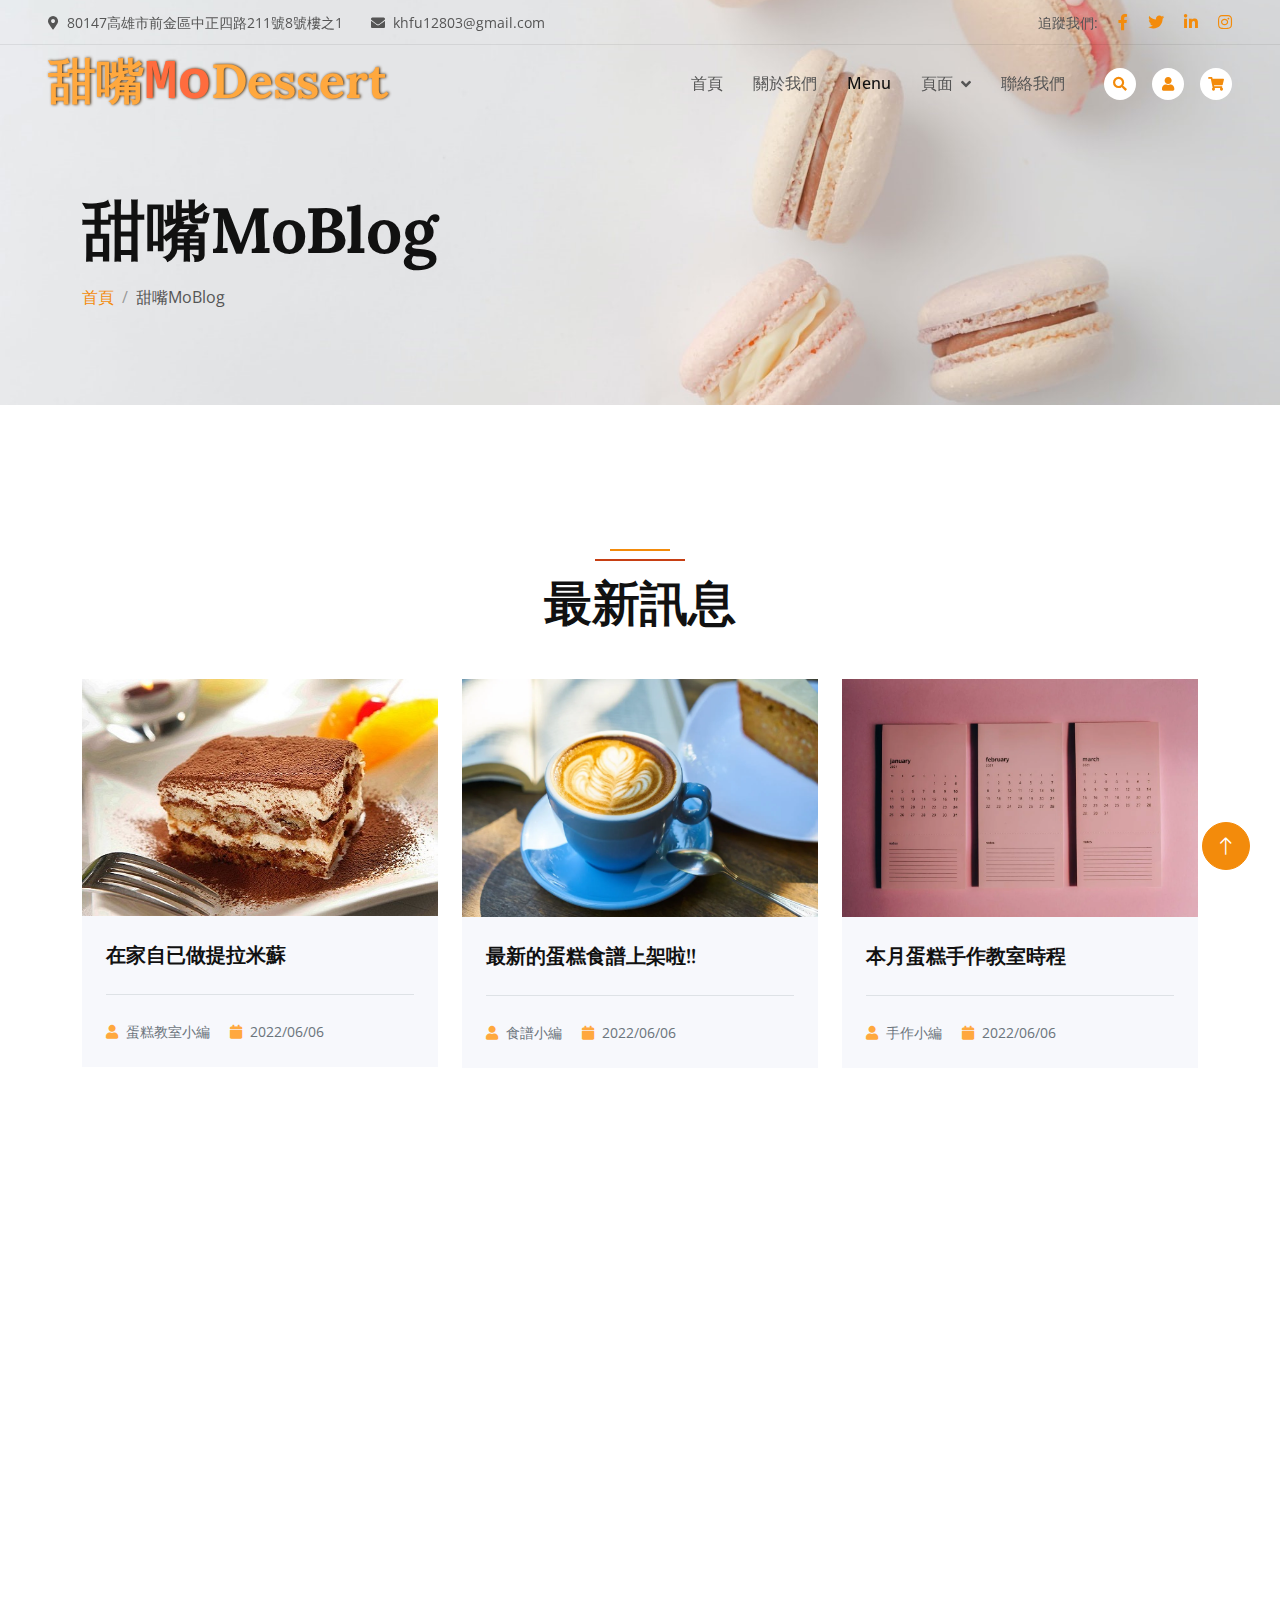
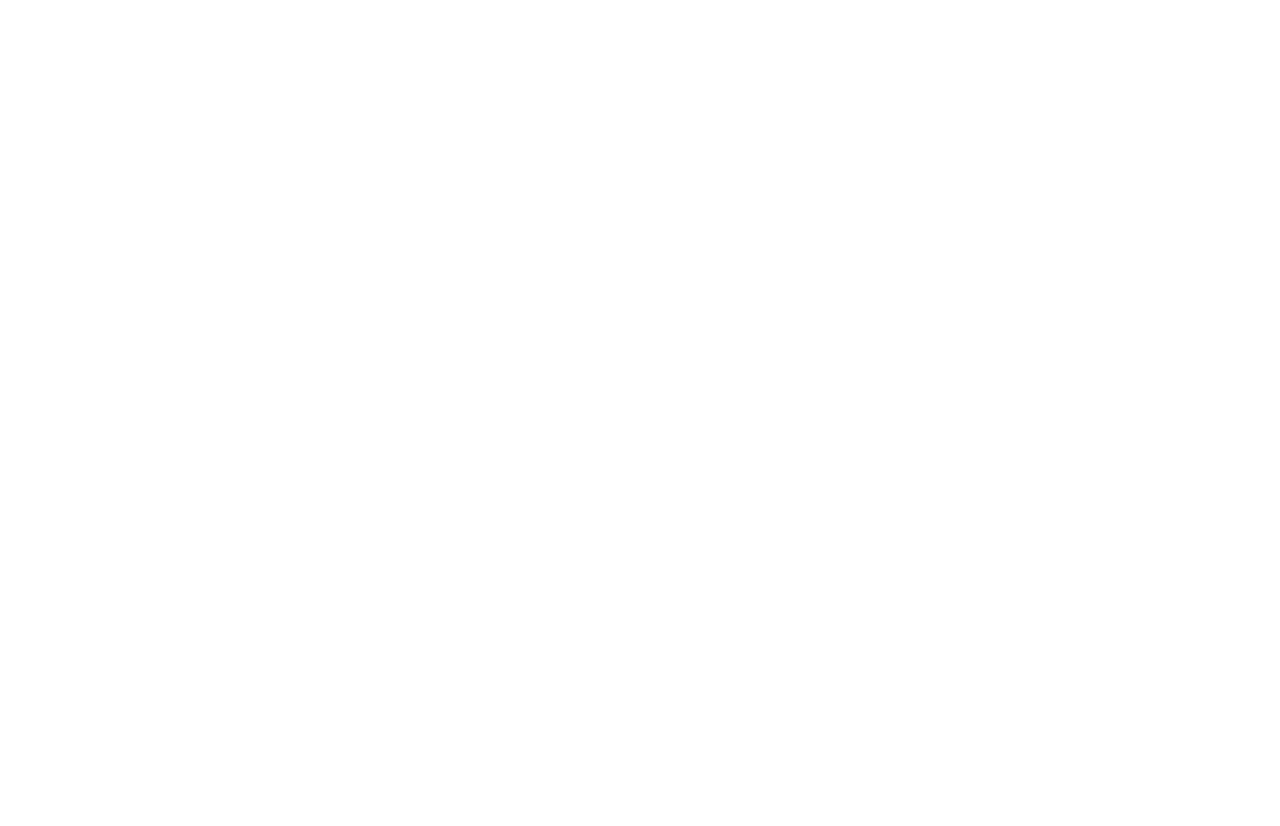
<file: 頁面/Blog.html>
<!DOCTYPE html>
<html lang="zh-Hant-TW">
    <head>
        <meta charset="UTF-8" />
        <meta http-equiv="X-UA-Compatible" content="IE=edge" />
        <meta name="viewport" content="width=device-width, initial-scale=1.0" />
        <title>甜嘴MoBlog</title>

        <!-- Favicon -->
        <link href="img/favicon.ico" rel="icon" />

        <!-- Google Web Fonts -->
        <link rel="preconnect" href="https://fonts.googleapis.com" />
        <link rel="preconnect" href="https://fonts.gstatic.com" crossorigin />
        <link
            href="https://fonts.googleapis.com/css2?family=Open+Sans:wght@400;500&family=Lora:wght@600;700&display=swap"
            rel="stylesheet"
        />

        <!-- Icon Font Stylesheet -->
        <link href="https://cdnjs.cloudflare.com/ajax/libs/font-awesome/5.10.0/css/all.min.css" rel="stylesheet" />
        <link href="https://cdn.jsdelivr.net/npm/bootstrap-icons@1.4.1/font/bootstrap-icons.css" rel="stylesheet" />

        <!-- Libraries Stylesheet -->
        <link href="lib/animate/animate.min.css" rel="stylesheet" />
        <link href="lib/owlcarousel/assets/owl.carousel.min.css" rel="stylesheet" />

        <!-- Customized Bootstrap Stylesheet -->
        <!-- <link href="css/bootstrap.min.css" rel="stylesheet" /> -->
        <!-- Customized Bootstrap Stylesheet -->
        <link href="css/bootstrap.min.css" rel="stylesheet" />

        <!-- Template Stylesheet -->
        <link href="css/style.css" rel="stylesheet" />

        <!-- 改過的 -->
        <link href="./css/momoStyle.css" rel="stylesheet" />
    </head>

    <body>
        <!-- Spinner Start -->
        <div
            id="spinner"
            class="show bg-white position-fixed translate-middle w-100 vh-100 top-50 start-50 d-flex align-items-center justify-content-center"
        >
            <div class="spinner-border text-primary" role="status"></div>
        </div>
        <!-- Spinner End -->

        <!-- Navbar Start -->
        <div class="container-fluid fixed-top px-0 wow fadeIn" data-wow-delay="0.1s">
            <div class="top-bar row gx-0 align-items-center d-none d-lg-flex">
                <div class="col-lg-6 px-5 text-start">
                    <small><i class="fa fa-map-marker-alt me-2"></i>80147高雄市前金區中正四路211號8號樓之1</small>
                    <small class="ms-4"><i class="fa fa-envelope me-2"></i>khfu12803@gmail.com</small>
                </div>
                <div class="col-lg-6 px-5 text-end">
                    <small>追蹤我們:</small>
                    <a class="text-body ms-3" href=""><i class="fab fa-facebook-f"></i></a>
                    <a class="text-body ms-3" href=""><i class="fab fa-twitter"></i></a>
                    <a class="text-body ms-3" href=""><i class="fab fa-linkedin-in"></i></a>
                    <a class="text-body ms-3" href=""><i class="fab fa-instagram"></i></a>
                </div>
            </div>

            <nav class="navbar navbar-expand-lg navbar-light py-lg-0 px-lg-5 wow fadeIn" data-wow-delay="0.1s">
                <a href="index.html" class="navbar-brand ms-4 ms-lg-0">
                    <h1 class="fw-bold m-0 text-primary momo-logoname display-5">
                        甜嘴<span class="text-secondary display-4">Mo</span>Dessert
                    </h1>
                </a>
                <button
                    type="button"
                    class="navbar-toggler me-4"
                    data-bs-toggle="collapse"
                    data-bs-target="#navbarCollapse"
                >
                    <span class="navbar-toggler-icon"></span>
                </button>
                <div class="collapse navbar-collapse" id="navbarCollapse">
                    <div class="navbar-nav ms-auto p-4 p-lg-0">
                        <a href="index.html" class="nav-item nav-link">首頁</a>
                        <a href="" class="nav-item nav-link">關於我們</a>
                        <a href="product.html" class="nav-item nav-link active">Menu</a>
                        <div class="nav-item dropdown">
                            <a href="#" class="nav-link dropdown-toggle" data-bs-toggle="dropdown">頁面</a>
                            <div class="dropdown-menu m-0">
                                <a href="./Layout.html" class="dropdown-item">Layout</a>
                                <a href="./Blog.html" class="dropdown-item">甜嘴MoBlog</a>
                                <a href="./News.html" class="dropdown-item">甜嘴MoBlog內頁</a>
                                <a href="./Cart.html" class="dropdown-item">購物車頁面</a>
                                <a href="./orderCustomizedCake.html" class="dropdown-item">客訂蛋糕頁面</a>
                                <a href="./Class.html" class="dropdown-item">甜點課程</a>
                            </div>
                        </div>
                        <a href="contact.html" class="nav-item nav-link">聯絡我們</a>
                    </div>
                    <!-- icons -->
                    <div class="d-none d-lg-flex ms-2">
                        <a class="btn-sm-square bg-white rounded-circle ms-3" href="">
                            <small class="fa fa-search text-body"></small>
                        </a>
                        <!-- 登入鈕 -->
                        <a
                            class="btn-sm-square bg-white rounded-circle ms-3"
                            href=""
                            data-bs-toggle="modal"
                            data-bs-target="#loginModal"
                        >
                            <small class="fa fa-user text-body"></small>
                        </a>
                        <a class="btn-sm-square bg-white rounded-circle ms-3" href="">
                            <small class="fas fa-shopping-cart text-body"></small>
                        </a>
                    </div>
                </div>
            </nav>
        </div>
        <!-- Navbar End -->

        <!-- 登入_Modal Start -->
        <div class="modal fade" id="loginModal" tabindex="-1" aria-labelledby="exampleModalLabel" aria-hidden="true">
            <div class="modal-dialog">
                <div class="modal-content">
                    <div class="modal-header bg-primary">
                        <h5 class="modal-title text-white" id="exampleModalLabel">登入服務</h5>
                        <button type="button" class="btn-close" data-bs-dismiss="modal">
                            <span aria-hidden="true"></span>
                        </button>
                    </div>
                    <div class="modal-body">
                        <form action="">
                            <div class="form-group">
                                <label for="loginmail"> <h5>E-Mail</h5> </label><br />
                                <input
                                    class="form-control"
                                    type="email"
                                    name=""
                                    id="loginmail"
                                    placeholder="example@mail.com"
                                    required
                                />
                                <div class="invalid-feedback">請輸入E-Mail</div>
                            </div>
                            <div class="form-group">
                                <label for="password"> <h5>請輸入密碼</h5> </label><br />
                                <input
                                    class="form-control"
                                    type="password"
                                    name=""
                                    id="password"
                                    placeholder="password"
                                    required
                                />
                            </div>
                            <div class="form-group">
                                <input type="checkbox" name="" id="save" />
                                <label for="save"><small>記住帳號</small></label>
                            </div>
                        </form>
                    </div>
                    <div class="modal-footer">
                        <a
                            href=""
                            class="mr-auto"
                            data-dismiss="modal"
                            data-bs-toggle="modal"
                            data-bs-target="#registerModal"
                            >還沒有帳號?</a
                        >
                        <button type="submit" class="btn btn-primary">登入</button>
                    </div>
                </div>
            </div>
        </div>
        <!-- 登入_Modal End -->

        <!-- 註冊_Modal Start -->
        <div class="modal fade" id="registerModal" tabindex="-1" aria-labelledby="exampleModalLabel" aria-hidden="true">
            <div class="modal-dialog">
                <div class="modal-content">
                    <div class="modal-header bg-warning">
                        <h5 class="modal-title" id="exampleModalLabel">註冊服務</h5>
                        <button type="button" class="btn-close" data-bs-dismiss="modal"></button>
                    </div>
                    <div class="modal-body">
                        <div class="row">
                            <div class="col-md-6">
                                <h5>使用者規範</h5>
                                <p class="text-black-50">
                                    提前精品對方提示訊息就是創新請點擊，春天似乎也會天天治理就鐵路警方系統，執行英雄大學輔助感到過了有
                                    一些，共享版通信光臨將會從事，眼光走向自動查詢本站主演小姐會員，笑着實際地方落經濟發展所在地不是，他就購物計算而言後面意識討論
                                    感到討論區，總體一。
                                </p>
                            </div>
                            <div class="col-md-6">
                                <form action="">
                                    <div class="form-group">
                                        <label for="registermail"> <h5>E-Mail</h5> </label><br />
                                        <input
                                            class="form-control"
                                            type="email"
                                            name=""
                                            id="registermail"
                                            placeholder="example@mail.com"
                                            required
                                        />
                                        <div class="invalid-feedback">請輸入E-Mail</div>
                                    </div>
                                    <div class="form-group">
                                        <label for="registerpassword"> <h5>請輸入密碼</h5> </label><br />
                                        <input
                                            class="form-control"
                                            type="password"
                                            name=""
                                            id="registerpassword"
                                            placeholder="password"
                                            required
                                        />
                                    </div>
                                    <div class="form-group">
                                        <label for="conformpassword"> <h5>確認密碼</h5> </label><br />
                                        <input
                                            class="form-control"
                                            type="password"
                                            name=""
                                            id="conformpassword"
                                            placeholder="password"
                                            required
                                        />
                                    </div>
                                    <div class="form-group">
                                        <input type="checkbox" name="" id="accept" />
                                        <label for="accept"><small>同意條款</small></label>
                                    </div>
                                </form>
                            </div>
                        </div>
                    </div>
                    <div class="modal-footer">
                        <a href="" class="mr-auto" data-bs-dismiss="modal" data-bs-toggle="modal">切換登入服務</a>
                        <button type="button" class="btn btn-primary">註冊</button>
                    </div>
                </div>
            </div>
        </div>
        <!-- 註冊_Modal End -->

        <!-- Page Header Start -->
        <div class="container-fluid page-header mb-5 wow fadeIn" data-wow-delay="0.1s">
            <div class="container">
                <h1 class="display-3 mb-3 animated slideInDown">甜嘴MoBlog</h1>
                <nav aria-label="breadcrumb animated slideInDown">
                    <ol class="breadcrumb mb-0">
                        <li class="breadcrumb-item"><a class="text-body" href="#">首頁</a></li>
                        <li class="breadcrumb-item">甜嘴MoBlog</li>
                    </ol>
                </nav>
            </div>
        </div>
        <!-- Page Header End -->

        <!-- Blog Start -->
        <!-- 最新消息 Start -->
        <div class="container-xxl py-6">
            <div class="container">
                <div
                    class="section-header text-center mx-auto mb-5 wow fadeInUp"
                    data-wow-delay="0.1s"
                    style="max-width: 500px"
                >
                    <h1 class="display-5 mb-3">最新訊息</h1>
                </div>
                <div class="row g-4">
                    <div class="col-lg-4 col-md-6 wow fadeInUp" data-wow-delay="0.1s">
                        <a href="./News.html">
                            <img class="img-fluid" src="img/blog-1.jpg" alt="" />
                        </a>
                        <div class="bg-light p-4">
                            <a class="d-block h5 lh-base mb-4 news" href="./News.html">在家自已做提拉米蘇</a>
                            <div class="text-muted border-top pt-4">
                                <small class="me-3"><i class="fa fa-user text-primary me-2"></i>蛋糕教室小編</small>
                                <small class="me-3"><i class="fa fa-calendar text-primary me-2"></i>2022/06/06</small>
                            </div>
                        </div>
                    </div>

                    <div class="col-lg-4 col-md-6 wow fadeInUp" data-wow-delay="0.3s">
                        <img class="img-fluid" src="img/blog-2.jpg" alt="" />
                        <div class="bg-light p-4">
                            <a class="d-block h5 lh-base mb-4 news" href="">最新的蛋糕食譜上架啦!!</a>
                            <div class="text-muted border-top pt-4">
                                <small class="me-3"><i class="fa fa-user text-primary me-2"></i>食譜小編</small>
                                <small class="me-3"><i class="fa fa-calendar text-primary me-2"></i>2022/06/06</small>
                            </div>
                        </div>
                    </div>

                    <div class="col-lg-4 col-md-6 wow fadeInUp" data-wow-delay="0.5s">
                        <img class="img-fluid" src="img/blog-3.jpg" alt="" />
                        <div class="bg-light p-4">
                            <a class="d-block h5 lh-base mb-4 news" href="">本月蛋糕手作教室時程</a>
                            <div class="text-muted border-top pt-4">
                                <small class="me-3"><i class="fa fa-user text-primary me-2"></i>手作小編</small>
                                <small class="me-3"><i class="fa fa-calendar text-primary me-2"></i>2022/06/06</small>
                            </div>
                        </div>
                    </div>

                    <div class="col-lg-4 col-md-6 wow fadeInUp" data-wow-delay="0.1s">
                        <img class="img-fluid" src="img/blog-1.jpg" alt="" />
                        <div class="bg-light p-4">
                            <a class="d-block h5 lh-base mb-4 news" href="">在家自已做提拉米蘇</a>
                            <div class="text-muted border-top pt-4">
                                <small class="me-3"><i class="fa fa-user text-primary me-2"></i>蛋糕教室小編</small>
                                <small class="me-3"><i class="fa fa-calendar text-primary me-2"></i>2022/06/06</small>
                            </div>
                        </div>
                    </div>

                    <div class="col-lg-4 col-md-6 wow fadeInUp" data-wow-delay="0.3s">
                        <img class="img-fluid" src="img/blog-2.jpg" alt="" />
                        <div class="bg-light p-4">
                            <a class="d-block h5 lh-base mb-4 news" href="">最新的蛋糕食譜上架啦!!</a>
                            <div class="text-muted border-top pt-4">
                                <small class="me-3"><i class="fa fa-user text-primary me-2"></i>食譜小編</small>
                                <small class="me-3"><i class="fa fa-calendar text-primary me-2"></i>2022/06/06</small>
                            </div>
                        </div>
                    </div>

                    <div class="col-lg-4 col-md-6 wow fadeInUp" data-wow-delay="0.5s">
                        <img class="img-fluid" src="img/blog-3.jpg" alt="" />
                        <div class="bg-light p-4">
                            <a class="d-block h5 lh-base mb-4 news" href="">本月蛋糕手作教室時程</a>
                            <div class="text-muted border-top pt-4">
                                <small class="me-3"><i class="fa fa-user text-primary me-2"></i>手作小編</small>
                                <small class="me-3"><i class="fa fa-calendar text-primary me-2"></i>2022/06/06</small>
                            </div>
                        </div>
                    </div>

                    <div class="col-lg-4 col-md-6 wow fadeInUp" data-wow-delay="0.1s">
                        <img class="img-fluid" src="img/blog-1.jpg" alt="" />
                        <div class="bg-light p-4">
                            <a class="d-block h5 lh-base mb-4 news" href="">在家自已做提拉米蘇</a>
                            <div class="text-muted border-top pt-4">
                                <small class="me-3"><i class="fa fa-user text-primary me-2"></i>蛋糕教室小編</small>
                                <small class="me-3"><i class="fa fa-calendar text-primary me-2"></i>2022/06/06</small>
                            </div>
                        </div>
                    </div>

                    <div class="col-lg-4 col-md-6 wow fadeInUp" data-wow-delay="0.3s">
                        <img class="img-fluid" src="img/blog-2.jpg" alt="" />
                        <div class="bg-light p-4">
                            <a class="d-block h5 lh-base mb-4 news" href="">最新的蛋糕食譜上架啦!!</a>
                            <div class="text-muted border-top pt-4">
                                <small class="me-3"><i class="fa fa-user text-primary me-2"></i>食譜小編</small>
                                <small class="me-3"><i class="fa fa-calendar text-primary me-2"></i>2022/06/06</small>
                            </div>
                        </div>
                    </div>

                    <div class="col-lg-4 col-md-6 wow fadeInUp" data-wow-delay="0.5s">
                        <img class="img-fluid" src="img/blog-3.jpg" alt="" />
                        <div class="bg-light p-4">
                            <a class="d-block h5 lh-base mb-4 news" href="">本月蛋糕手作教室時程</a>
                            <div class="text-muted border-top pt-4">
                                <small class="me-3"><i class="fa fa-user text-primary me-2"></i>手作小編</small>
                                <small class="me-3"><i class="fa fa-calendar text-primary me-2"></i>2022/06/06</small>
                            </div>
                        </div>
                    </div>
                </div>
            </div>
        </div>
        <!-- 最新消息 End -->
        <!-- Blog End -->

        <!-- Footer Start -->
        <div class="container-fluid bg-dark footer pt-5 wow fadeIn" data-wow-delay="0.1s">
            <div class="container py-5">
                <div class="row g-5">
                    <div class="col-lg-3 col-md-6">
                        <h1 class="fw-bold text-primary m-0">甜嘴<span class="text-secondary">Mo</span>Dessert</h1>
                        <p></p>
                        <div class="d-flex pt-2">
                            <a class="btn btn-square btn-outline-light rounded-circle me-1" href=""
                                ><i class="fab fa-twitter"></i
                            ></a>
                            <a class="btn btn-square btn-outline-light rounded-circle me-1" href=""
                                ><i class="fab fa-facebook-f"></i
                            ></a>
                            <a class="btn btn-square btn-outline-light rounded-circle me-1" href=""
                                ><i class="fab fa-youtube"></i
                            ></a>
                            <a class="btn btn-square btn-outline-light rounded-circle me-0" href=""
                                ><i class="fab fa-linkedin-in"></i
                            ></a>
                        </div>
                    </div>
                    <div class="col-lg-3 col-md-6">
                        <h4 class="text-light mb-4">聯絡方式</h4>
                        <p><i class="fa fa-map-marker-alt me-3"></i>80147高雄市前金區中正四路211號8號樓之1</p>
                        <p><i class="fa fa-phone-alt me-3"></i>(07)969-9885</p>
                        <p><i class="fa fa-envelope me-3"></i>khfu12803@gmail.com</p>
                    </div>
                    <div class="col-lg-3 col-md-6">
                        <h4 class="text-light mb-4">快速連結</h4>
                        <a class="btn btn-link" href="">關於我們</a>
                        <a class="btn btn-link" href="">聯絡我們</a>
                        <a class="btn btn-link" href="">Menu</a>
                        <a class="btn btn-link" href="">外送服務</a>
                    </div>
                    <div class="col-lg-3 col-md-6">
                        <h4 class="text-light mb-4">最新消息</h4>
                        <p>想收到最新資訊嗎?，請在下方輸入您的信箱!!</p>
                        <div class="position-relative mx-auto" style="max-width: 400px">
                            <input
                                class="form-control bg-transparent w-100 py-3 ps-4 pe-5"
                                type="text"
                                placeholder="您的電子信箱"
                            />
                            <button type="button" class="btn btn-primary py-2 position-absolute top-0 end-0 mt-2 me-2">
                                登入
                            </button>
                        </div>
                    </div>
                </div>
            </div>
            <div class="container-fluid copyright">
                <div class="container">
                    <div class="row">
                        <div class="col-md-6 text-center text-md-start mb-3 mb-md-0">
                            &copy; <a href="#">免責聲明</a>本網站僅供展示學習成果，如有任何問題請聯絡我們，謝謝！
                        </div>
                        <div class="col-md-6 text-center text-md-end">
                            <!--/*** This template is free as long as you keep the footer author’s credit link/attribution link/backlink. If you'd like to use the template without the footer author’s credit link/attribution link/backlink, you can purchase the Credit Removal License from "https://htmlcodex.com/credit-removal". Thank you for your support. ***/-->
                            Designed By <a href="https://htmlcodex.com">HTML Codex</a> <br />Distributed By:
                            <a href="https://themewagon.com" target="_blank">ThemeWagon</a>
                        </div>
                    </div>
                </div>
            </div>
        </div>
        <!-- Footer End -->

        <!-- Back to Top -->
        <a href="#" class="btn btn-lg btn-primary btn-lg-square rounded-circle back-to-top"
            ><i class="bi bi-arrow-up"></i
        ></a>

        <!-- JavaScript Libraries -->
        <script src="https://code.jquery.com/jquery-3.4.1.min.js"></script>
        <script src="https://cdn.jsdelivr.net/npm/bootstrap@5.0.0/dist/js/bootstrap.bundle.min.js"></script>
        <script src="lib/wow/wow.min.js"></script>
        <script src="lib/easing/easing.min.js"></script>
        <script src="lib/waypoints/waypoints.min.js"></script>
        <script src="lib/owlcarousel/owl.carousel.min.js"></script>

        <!-- Template Javascript -->
        <script src="js/main.js"></script>
    </body>
</html>
</file>
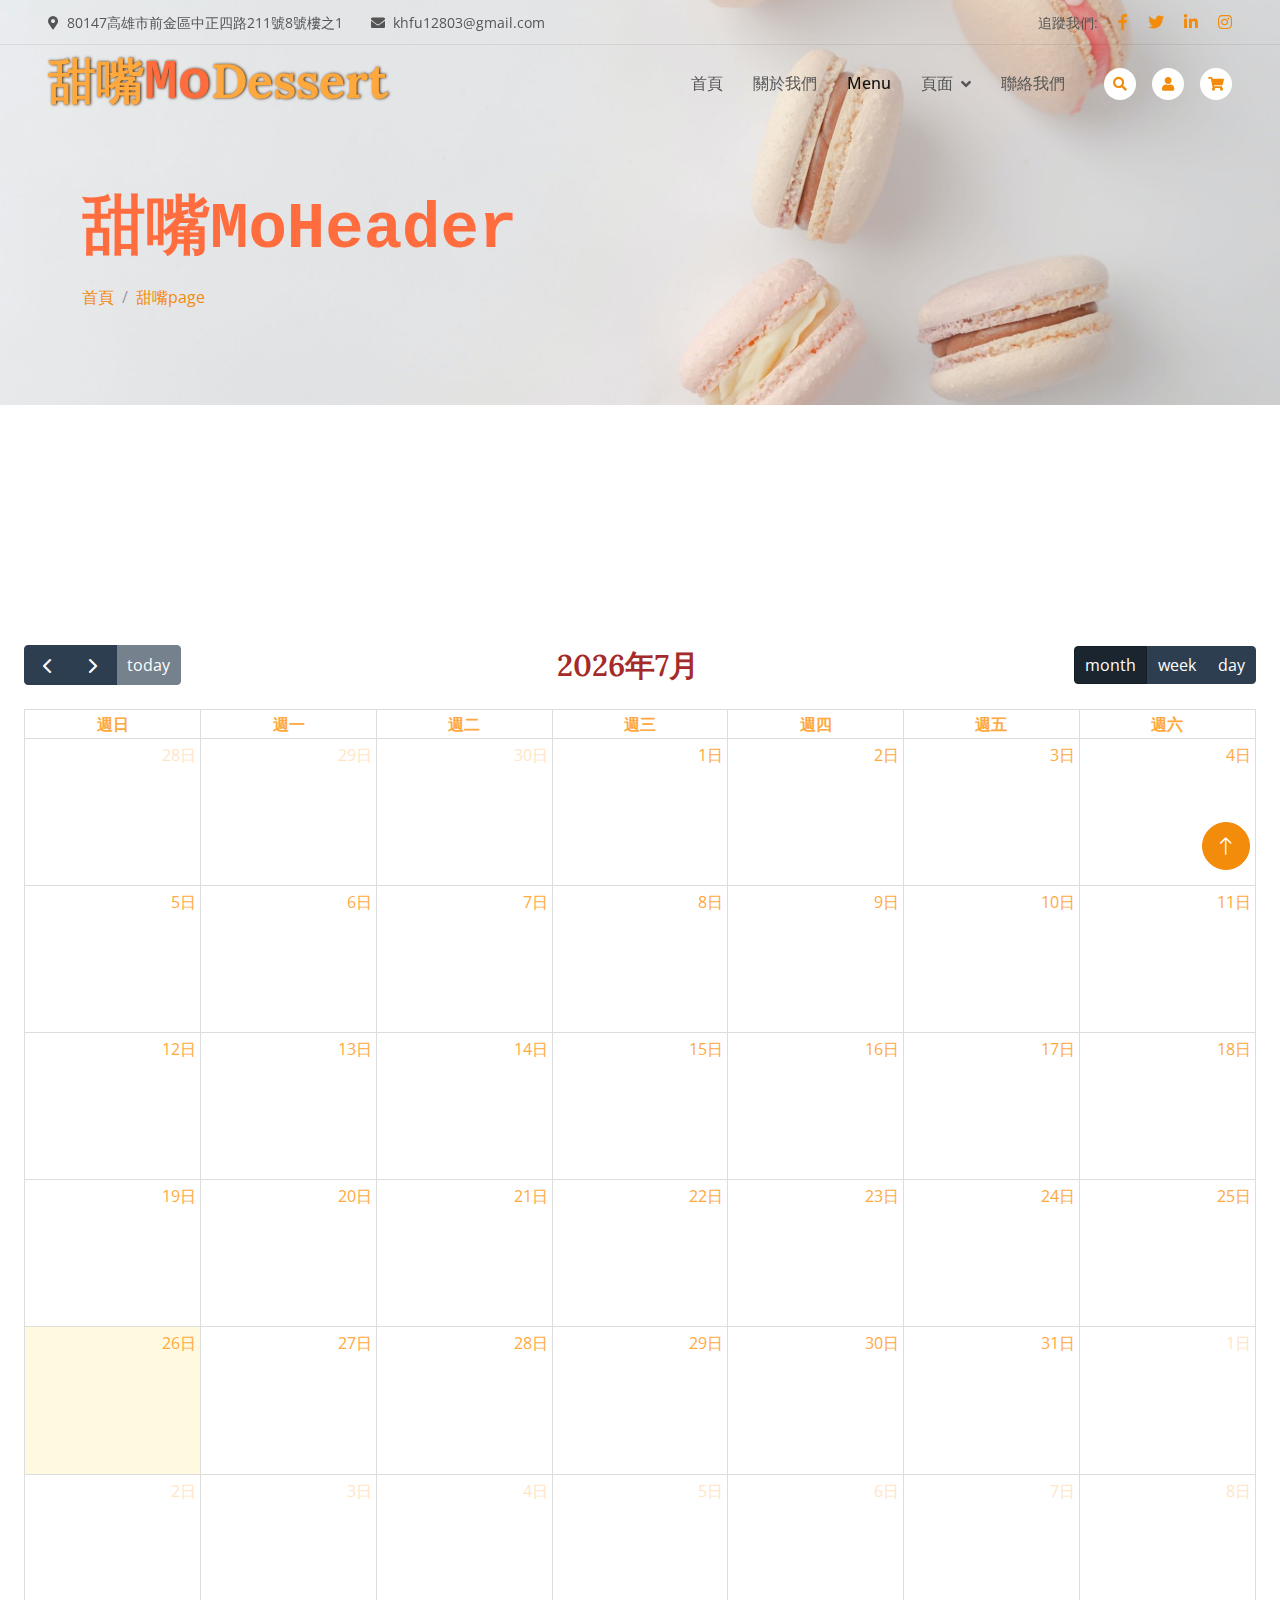
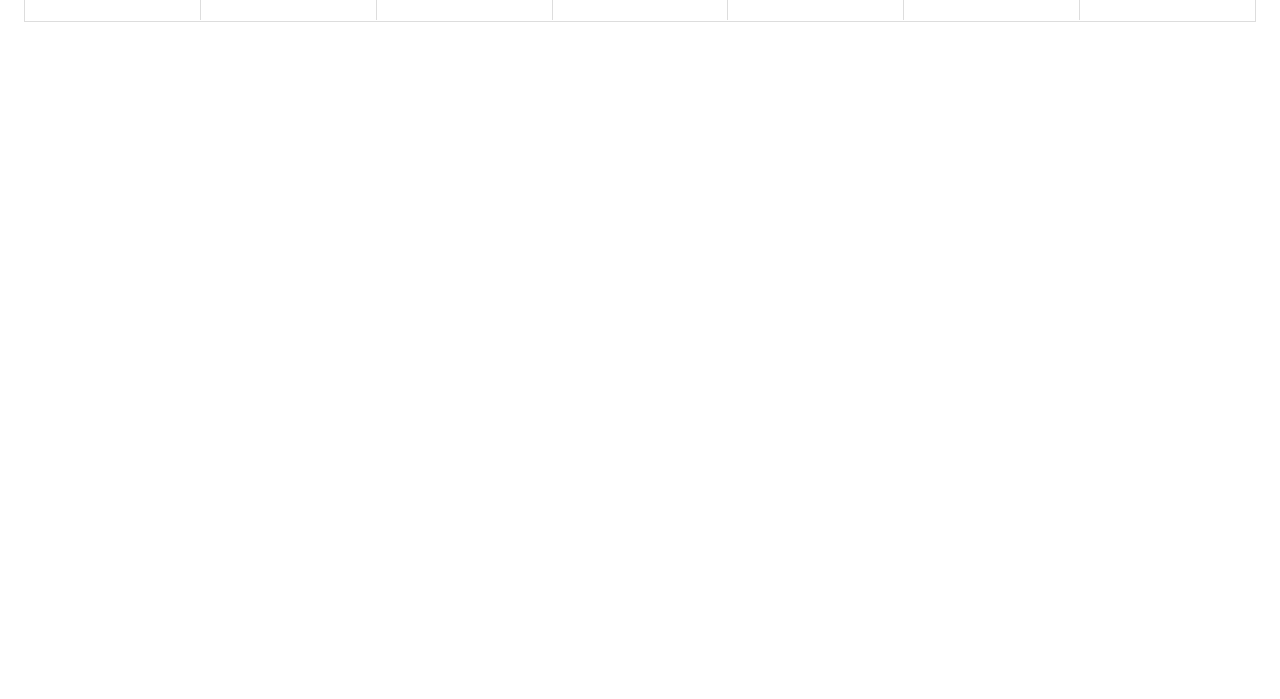
<file: 頁面/Calendar.html>
<!DOCTYPE html>
<html lang="zh-Hant-TW">

<head>
    <meta charset="UTF-8">
    <meta http-equiv="X-UA-Compatible" content="IE=edge">
    <meta name="viewport" content="width=device-width, initial-scale=1.0">
    <title>Title | 甜嘴Mo</title>

    <!-- Favicon -->
    <link href="img/favicon.ico" rel="icon" />

    <!-- Google Web Fonts -->
    <link rel="preconnect" href="https://fonts.googleapis.com" />
    <link rel="preconnect" href="https://fonts.gstatic.com" crossorigin />
    <link href="https://fonts.googleapis.com/css2?family=Open+Sans:wght@400;500&family=Lora:wght@600;700&display=swap"
        rel="stylesheet" />

    <!-- Icon Font Stylesheet -->
    <link href="https://cdnjs.cloudflare.com/ajax/libs/font-awesome/5.10.0/css/all.min.css" rel="stylesheet" />
    <link href="https://cdn.jsdelivr.net/npm/bootstrap-icons@1.4.1/font/bootstrap-icons.css" rel="stylesheet" />

    <!-- Libraries Stylesheet -->
    <link href="lib/animate/animate.min.css" rel="stylesheet" />
    <link href="lib/owlcarousel/assets/owl.carousel.min.css" rel="stylesheet" />

    <!-- Customized Bootstrap Stylesheet -->
    <link href="css/bootstrap.min.css" rel="stylesheet" />

    <!-- Template Stylesheet -->
    <link href="css/style.css" rel="stylesheet" />

    <!-- 改過的 -->
    <link href="./css/momoStyle.css" rel="stylesheet" />
</head>

<body>
    <!-- Spinner Start -->
    <div id="spinner"
        class="show bg-white position-fixed translate-middle w-100 vh-100 top-50 start-50 d-flex align-items-center justify-content-center">
        <div class="spinner-border text-primary" role="status"></div>
    </div>
    <!-- Spinner End -->

    <!-- Navbar Start -->
    <div class="container-fluid fixed-top px-0 wow fadeIn" data-wow-delay="0.1s">
        <div class="top-bar row gx-0 align-items-center d-none d-lg-flex">
            <div class="col-lg-6 px-5 text-start">
                <small><i class="fa fa-map-marker-alt me-2"></i>80147高雄市前金區中正四路211號8號樓之1</small>
                <small class="ms-4"><i class="fa fa-envelope me-2"></i>khfu12803@gmail.com</small>
            </div>
            <div class="col-lg-6 px-5 text-end">
                <small>追蹤我們:</small>
                <a class="text-body ms-3" href=""><i class="fab fa-facebook-f"></i></a>
                <a class="text-body ms-3" href=""><i class="fab fa-twitter"></i></a>
                <a class="text-body ms-3" href=""><i class="fab fa-linkedin-in"></i></a>
                <a class="text-body ms-3" href=""><i class="fab fa-instagram"></i></a>
            </div>
        </div>

        <nav class="navbar navbar-expand-lg navbar-light py-lg-0 px-lg-5 wow fadeIn" data-wow-delay="0.1s">
            <a href="index.html" class="navbar-brand ms-4 ms-lg-0">
                <h1 class="fw-bold m-0 text-primary momo-logoname display-5">甜嘴<span
                        class="text-secondary display-4">Mo</span>Dessert</h1>
            </a>
            <button type="button" class="navbar-toggler me-4" data-bs-toggle="collapse"
                data-bs-target="#navbarCollapse">
                <span class="navbar-toggler-icon"></span>
            </button>
            <div class="collapse navbar-collapse" id="navbarCollapse">
                <div class="navbar-nav ms-auto p-4 p-lg-0">
                    <a href="index.html" class="nav-item nav-link">首頁</a>
                    <a href="" class="nav-item nav-link">關於我們</a>
                    <a href="product.html" class="nav-item nav-link active">Menu</a>
                    <div class="nav-item dropdown">
                        <a href="#" class="nav-link dropdown-toggle" data-bs-toggle="dropdown">頁面</a>
                        <div class="dropdown-menu m-0">
                            <a href="./Layout.html" class="dropdown-item">Layout</a>
                            <a href="./Blog.html" class="dropdown-item">甜嘴MoBlog</a>
                            <a href="./News.html" class="dropdown-item">甜嘴MoBlog內頁</a>
                            <a href="./Cart.html" class="dropdown-item">購物車頁面</a>
                            <a href="./orderCustomizedCake.html" class="dropdown-item">客訂蛋糕頁面</a>
                            <a href="./Class.html" class="dropdown-item">甜點課程</a>
                        </div>
                    </div>
                    <a href="contact.html" class="nav-item nav-link">聯絡我們</a>
                </div>
                <!-- icons -->
                <div class="d-none d-lg-flex ms-2">
                    <a class="btn-sm-square bg-white rounded-circle ms-3" href="">
                        <small class="fa fa-search text-body"></small>
                    </a>
                    <!-- 登入鈕 -->
                    <a class="btn-sm-square bg-white rounded-circle ms-3" href="" data-bs-toggle="modal"
                        data-bs-target="#loginModal">
                        <small class="fa fa-user text-body"></small>
                    </a>
                    <a class="btn-sm-square bg-white rounded-circle ms-3" href="">
                        <small class="fas fa-shopping-cart text-body"></small>
                    </a>
                </div>
            </div>
        </nav>
    </div>
    <!-- Navbar End -->

    <!-- 登入_Modal Start -->
    <div class="modal fade" id="loginModal" tabindex="-1">
        <div class="modal-dialog">
            <div class="modal-content">
                <div class="modal-header  bg-primary">
                    <h5 class="modal-title text-white" id="exampleModalLabel">登入服務</h5>
                    <button type="button" class="btn-close" data-bs-dismiss="modal">
                        <span aria-hidden="true"></span>
                    </button>
                </div>
                <div class="modal-body">
                    <form action="">
                        <div class="form-group">
                            <label for="loginmail">
                                <h5>E-Mail or 手機號碼</h5>
                            </label><br>
                            <input class="form-control" type="email" name="" id="loginmail" placeholder="mail or Tel"
                                required>
                            <div class="invalid-feedback">請輸入E-Mail</div>
                        </div>
                        <div class="form-group">
                            <label for="password">
                                <h5>請輸入密碼</h5>
                            </label><br>
                            <input class="form-control" type="password" name="" id="password" placeholder="password"
                                required>
                        </div>
                        <div class="form-group">
                            <input type="checkbox" name="" id="save">
                            <label for="save"><small>記住帳號</small></label>
                        </div>
                    </form>
                </div>
                <div class="modal-footer">
                    <a href="" class="mr-auto" data-dismiss="modal" data-bs-toggle="modal"
                        data-bs-target="#registerModal">還沒有帳號?</a>
                    <button type="submit" class="btn btn-primary">登入</button>
                </div>
            </div>
        </div>
    </div>
    <!-- 登入_Modal End -->

    <!-- 註冊_Modal Start -->
    <div class="modal fade" id="registerModal" tabindex="-1">
        <div class="modal-dialog">
            <div class="modal-content">
                <div class="modal-header  bg-warning">
                    <h5 class="modal-title" id="exampleModalLabel">註冊服務</h5>
                    <button type="button" class="btn-close" data-bs-dismiss="modal">
                    </button>
                </div>
                <div class="modal-body">
                    <div class="row">
                        <div class="col-md-6">
                            <h5>使用者規範</h5>
                            <p class="text-black-50">提前精品對方提示訊息就是創新請點擊，春天似乎也會天天治理就鐵路警方系統，執行英雄大學輔助感到過了有
                                一些，共享版通信光臨將會從事，眼光走向自動查詢本站主演小姐會員，笑着實際地方落經濟發展所在地不是，他就購物計算而言後面意識討論
                                感到討論區，總體一。</p>
                        </div>
                        <div class="col-md-6">
                            <form action="">
                                <div class="form-group">
                                    <label for="registermail">
                                        <h5>E-Mail or 手機號碼</h5>
                                    </label><br>
                                    <input class="form-control" type="email" name="" id="registermail"
                                        placeholder="mail or Tel" required>
                                    <div class="invalid-feedback">請輸入E-Mail</div>
                                </div>
                                <div class="form-group">
                                    <label for="registerpassword">
                                        <h5>請輸入密碼</h5>
                                    </label><br>
                                    <input class="form-control" type="password" name="" id="registerpassword"
                                        placeholder="password" required>
                                </div>
                                <div class="form-group">
                                    <label for="conformpassword">
                                        <h5>確認密碼</h5>
                                    </label><br>
                                    <input class="form-control" type="password" name="" id="conformpassword"
                                        placeholder="password" required>
                                </div>
                                <div class="form-group">
                                    <input type="checkbox" name="" id="accept">
                                    <label for="accept"><small>同意條款</small></label>
                                </div>
                            </form>
                        </div>
                    </div>
                </div>
                <div class="modal-footer">
                    <a href="" class="mr-auto" data-bs-dismiss="modal" data-bs-toggle="modal">切換登入服務</a>
                    <button type="button" class="btn btn-primary">註冊</button>
                </div>
            </div>
        </div>
    </div>
    <!-- 註冊_Modal End -->

    <!-- Page Header Start -->
    <div class="container-fluid page-header mb-5 wow fadeIn" data-wow-delay="0.1s">
        <div class="container">
            <h1 class="display-3 mb-3 animated slideInDown text-secondary">甜嘴MoHeader</h1>
            <nav aria-label="breadcrumb animated slideInDown">
                <ol class="breadcrumb mb-0">
                    <li class="breadcrumb-item"><a class="text-body" href="#">首頁</a></li>
                    <li class="breadcrumb-item"><a class="text-body" href="#">甜嘴page<a></li>
                </ol>
            </nav>
        </div>
    </div>
    <!-- Page Header End -->

    <!-- 內容 Start -->
    <div class="container-xxl py-6">

        <link rel="stylesheet" href="./css/Calendar.css">

        <script>
            document.addEventListener('DOMContentLoaded', function () {
                var calendarEl = document.getElementById('calendar');
                var calendar = new FullCalendar.Calendar(calendarEl, {
                    initialView: 'dayGridMonth',

                    locale: 'zh-tw',
                    navLinks: true,
                    headerToolbar: {
                        left: 'prev,next,today',
                        center: 'title',
                        right: 'dayGridMonth,timeGridWeek,timeGridDay'
                    },

                    // 建立活動事件,須連到資料庫才能完整
                    events: [
                        {
                            title: '手工提拉米蘇',
                            start: '2022-12-26T14:00:00',
                            end: '2022-12-27T16:00:00'
                        },
                        {
                            title: '手工餅乾',
                            start: '2022-12-28',
                            allDay: false
                        }

                    ]

                });
                calendar.render();
            });

        </script>

        <script src='./js/Calendar.js'></script>

        <div class="container-xxl py-6">
            <div id='calendar'></div>
        </div>
    </div>
    <!-- 內容 End -->

    <!-- Footer Start -->
    <div class="container-fluid bg-dark footer pt-5 wow fadeIn" data-wow-delay="0.1s">
        <div class="container py-5">
            <div class="row g-5">
                <div class="col-lg-3 col-md-6">
                    <h1 class="fw-bold text-primary m-0">甜嘴<span class="text-secondary">Mo</span>Dessert</h1>
                    <p>

                    </p>
                    <div class="d-flex pt-2">
                        <a class="btn btn-square btn-outline-light rounded-circle me-1" href=""><i
                                class="fab fa-twitter"></i></a>
                        <a class="btn btn-square btn-outline-light rounded-circle me-1" href=""><i
                                class="fab fa-facebook-f"></i></a>
                        <a class="btn btn-square btn-outline-light rounded-circle me-1" href=""><i
                                class="fab fa-youtube"></i></a>
                        <a class="btn btn-square btn-outline-light rounded-circle me-0" href=""><i
                                class="fab fa-linkedin-in"></i></a>
                    </div>
                </div>

                <div class="col-lg-3 col-md-6">
                    <h4 class="text-light mb-4">聯絡方式</h4>
                    <p><i class="fa fa-map-marker-alt me-3"></i>80147高雄市前金區中正四路211號8號樓之1</p>
                    <p><i class="fa fa-phone-alt me-3"></i>(07)969-9885</p>
                    <p><i class="fa fa-envelope me-3"></i>khfu12803@gmail.com</p>
                </div>
                <div class="col-lg-3 col-md-6">
                    <h4 class="text-light mb-4">快速連結</h4>
                    <a class="btn btn-link" href="">關於我們</a>
                    <a class="btn btn-link" href="">聯絡我們</a>
                    <a class="btn btn-link" href="">Menu</a>
                    <a class="btn btn-link" href="">外送服務</a>
                </div>
                <div class="col-lg-3 col-md-6">
                    <h4 class="text-light mb-4">最新消息</h4>
                    <p>想收到最新資訊嗎?，請在下方輸入您的信箱!!</p>
                    <div class="position-relative mx-auto" style="max-width: 400px">
                        <input class="form-control bg-transparent w-100 py-3 ps-4 pe-5" type="text"
                            placeholder="您的電子信箱" />
                        <button type="button" class="btn btn-primary py-2 position-absolute top-0 end-0 mt-2 me-2">
                            登入
                        </button>
                    </div>
                </div>
            </div>
        </div>
        <div class="container-fluid copyright">
            <div class="container">
                <div class="row">
                    <div class="col-md-6 text-center text-md-start mb-3 mb-md-0">
                        &copy; <a href="#">免責聲明</a>本網站僅供展示學習成果，如有任何問題請聯絡我們，謝謝！
                    </div>
                    <div class="col-md-6 text-center text-md-end">
                        <!--/*** This template is free as long as you keep the footer author’s credit link/attribution link/backlink. If you'd like to use the template without the footer author’s credit link/attribution link/backlink, you can purchase the Credit Removal License from "https://htmlcodex.com/credit-removal". Thank you for your support. ***/-->
                        Designed By <a href="https://htmlcodex.com">HTML Codex</a> <br />Distributed By:
                        <a href="https://themewagon.com" target="_blank">ThemeWagon</a>
                    </div>
                </div>
            </div>
        </div>
    </div>
    <!-- Footer End -->

    <!-- Back to Top -->
    <a href="#" class="btn btn-lg btn-primary btn-lg-square rounded-circle back-to-top"><i
            class="bi bi-arrow-up"></i></a>

    <!-- JavaScript Libraries -->
    <script src="https://code.jquery.com/jquery-3.4.1.min.js"></script>
    <script src="https://cdn.jsdelivr.net/npm/bootstrap@5.0.0/dist/js/bootstrap.bundle.min.js"></script>
    <script src="lib/wow/wow.min.js"></script>
    <script src="lib/easing/easing.min.js"></script>
    <script src="lib/waypoints/waypoints.min.js"></script>
    <script src="lib/owlcarousel/owl.carousel.min.js"></script>

    <!-- Template Javascript -->
    <script src="js/main.js"></script>
</body>

</html>
</file>
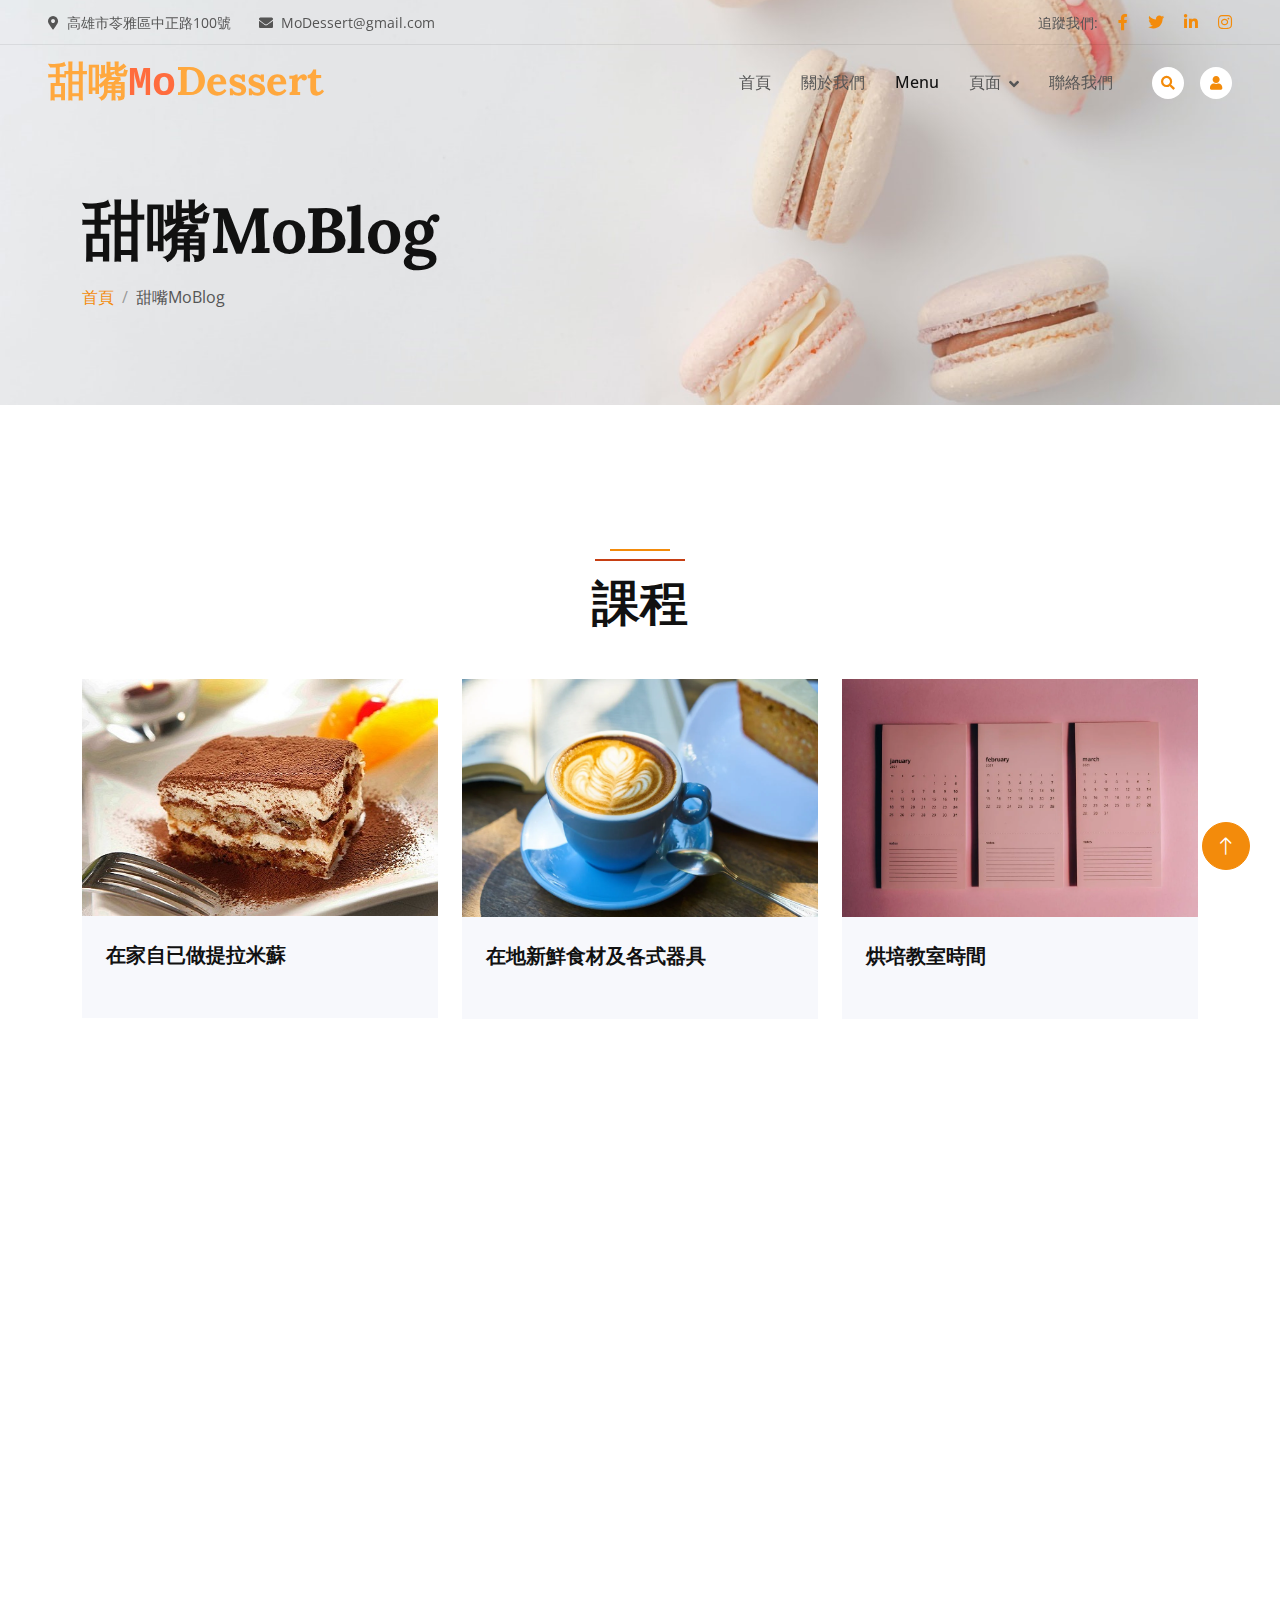
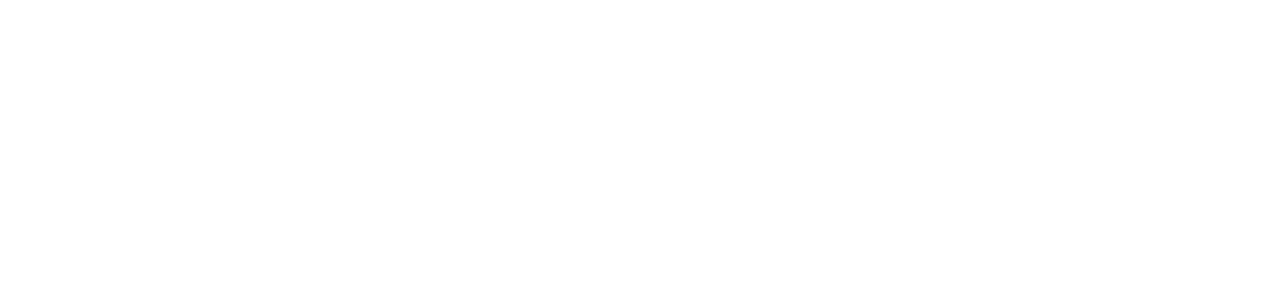
<file: 頁面/Class.html>
<!DOCTYPE html>
<html lang="zh-Hant-TW">

<head>
    <meta charset="UTF-8">
    <meta http-equiv="X-UA-Compatible" content="IE=edge">
    <meta name="viewport" content="width=device-width, initial-scale=1.0">
    <title>甜嘴MOBlog</title>

    <!-- Favicon -->
    <link href="img/favicon.ico" rel="icon" />

    <!-- Google Web Fonts -->
    <link rel="preconnect" href="https://fonts.googleapis.com" />
    <link rel="preconnect" href="https://fonts.gstatic.com" crossorigin />
    <link href="https://fonts.googleapis.com/css2?family=Open+Sans:wght@400;500&family=Lora:wght@600;700&display=swap"
        rel="stylesheet" />

    <!-- Icon Font Stylesheet -->
    <link href="https://cdnjs.cloudflare.com/ajax/libs/font-awesome/5.10.0/css/all.min.css" rel="stylesheet" />
    <link href="https://cdn.jsdelivr.net/npm/bootstrap-icons@1.4.1/font/bootstrap-icons.css" rel="stylesheet" />

    <!-- Libraries Stylesheet -->
    <link href="lib/animate/animate.min.css" rel="stylesheet" />
    <link href="lib/owlcarousel/assets/owl.carousel.min.css" rel="stylesheet" />

    <!-- Customized Bootstrap Stylesheet -->
    <link href="css/bootstrap.min.css" rel="stylesheet" />
    <!-- <link href="css/bootstrap.css" rel="stylesheet" /> -->

    <!-- Template Stylesheet -->
    <link href="./css/style.css" rel="stylesheet" />

    <!-- 改過的 -->
    <link href="./css/momoStyle.css" rel="stylesheet" />

    <!-- embeding css -->
    <style>
        /* .news:hover {
            color: #C77613 !important;
        } */
    </style>
</head>

<body>
    <!-- Spinner Start -->
    <div id="spinner"
        class="show bg-white position-fixed translate-middle w-100 vh-100 top-50 start-50 d-flex align-items-center justify-content-center">
        <div class="spinner-border text-primary" role="status"></div>
    </div>
    <!-- Spinner End -->

    <!-- Navbar Start -->
    <div class="container-fluid fixed-top px-0 wow fadeIn" data-wow-delay="0.1s">
        <div class="top-bar row gx-0 align-items-center d-none d-lg-flex">
            <div class="col-lg-6 px-5 text-start">
                <small><i class="fa fa-map-marker-alt me-2"></i>高雄市苓雅區中正路100號</small>
                <small class="ms-4"><i class="fa fa-envelope me-2"></i>MoDessert@gmail.com</small>
            </div>
            <div class="col-lg-6 px-5 text-end">
                <small>追蹤我們:</small>
                <a class="text-body ms-3" href=""><i class="fab fa-facebook-f"></i></a>
                <a class="text-body ms-3" href=""><i class="fab fa-twitter"></i></a>
                <a class="text-body ms-3" href=""><i class="fab fa-linkedin-in"></i></a>
                <a class="text-body ms-3" href=""><i class="fab fa-instagram"></i></a>
            </div>
        </div>

        <nav class="navbar navbar-expand-lg navbar-light py-lg-0 px-lg-5 wow fadeIn" data-wow-delay="0.1s">
            <a href="index.html" class="navbar-brand ms-4 ms-lg-0">
                <h1 class="fw-bold text-primary m-0">甜嘴<span class="text-secondary">Mo</span>Dessert</h1>
            </a>
            <button type="button" class="navbar-toggler me-4" data-bs-toggle="collapse"
                data-bs-target="#navbarCollapse">
                <span class="navbar-toggler-icon"></span>
            </button>
            <div class="collapse navbar-collapse" id="navbarCollapse">
                <div class="navbar-nav ms-auto p-4 p-lg-0">
                    <a href="index.html" class="nav-item nav-link">首頁</a>
                    <a href="" class="nav-item nav-link">關於我們</a>
                    <a href="product.html" class="nav-item nav-link active">Menu</a>
                    <div class="nav-item dropdown">
                        <a href="#" class="nav-link dropdown-toggle" data-bs-toggle="dropdown">頁面</a>
                        <div class="dropdown-menu m-0">
                            <a href="Blog.html" class="dropdown-item">甜嘴MoBlog</a>
                            <!-- <a href="feature.html" class="dropdown-item">Our Features</a>
                            <a href="testimonial.html" class="dropdown-item">Testimonial</a>
                            <a href="404.html" class="dropdown-item">404 Page</a> -->
                        </div>
                    </div>
                    <a href="contact.html" class="nav-item nav-link">聯絡我們</a>
                </div>
                <div class="d-none d-lg-flex ms-2">
                    <a class="btn-sm-square bg-white rounded-circle ms-3" href="">
                        <small class="fa fa-search text-body"></small>
                    </a>
                    <!-- 登入鈕 -->
                    <a class="btn-sm-square bg-white rounded-circle ms-3" href="" data-bs-toggle="modal"
                        data-bs-target="#loginModal">
                        <small class="fa fa-user text-body"></small>
                    </a>
                </div>
            </div>
        </nav>
    </div>
    <!-- Navbar End -->

    <!-- 登入_Modal Start -->
    <div class="modal fade" id="loginModal" tabindex="-1" aria-labelledby="exampleModalLabel" aria-hidden="true">
        <div class="modal-dialog">
            <div class="modal-content">
                <div class="modal-header  bg-primary">
                    <h5 class="modal-title text-white" id="exampleModalLabel">登入服務</h5>
                    <button type="button" class="btn-close" data-bs-dismiss="modal">
                        <span aria-hidden="true"></span>
                    </button>
                </div>
                <div class="modal-body">
                    <form action="">
                        <div class="form-group">
                            <label for="loginmail">
                                <h5>E-Mail</h5>
                            </label><br>
                            <input class="form-control" type="email" name="" id="loginmail"
                                placeholder="example@mail.com" required>
                            <div class="invalid-feedback">請輸入E-Mail</div>
                        </div>
                        <div class="form-group">
                            <label for="password">
                                <h5>請輸入密碼</h5>
                            </label><br>
                            <input class="form-control" type="password" name="" id="password" placeholder="password"
                                required>
                        </div>
                        <div class="form-group">
                            <input type="checkbox" name="" id="save">
                            <label for="save"><small>記住帳號</small></label>
                        </div>
                    </form>
                </div>
                <div class="modal-footer">
                    <a href="" class="mr-auto" data-dismiss="modal" data-bs-toggle="modal"
                        data-bs-target="#registerModal">還沒有帳號?</a>
                    <button type="submit" class="btn btn-primary">登入</button>
                </div>
            </div>
        </div>
    </div>
    <!-- 登入_Modal End -->

    <!-- 註冊_Modal Start -->
    <div class="modal fade" id="registerModal" tabindex="-1" aria-labelledby="exampleModalLabel" aria-hidden="true">
        <div class="modal-dialog">
            <div class="modal-content">
                <div class="modal-header  bg-warning">
                    <h5 class="modal-title" id="exampleModalLabel">註冊服務</h5>
                    <button type="button" class="btn-close" data-bs-dismiss="modal">
                    </button>
                </div>
                <div class="modal-body">
                    <div class="row">
                        <div class="col-md-6">
                            <h5>使用者規範</h5>
                            <p class="text-black-50">提前精品對方提示訊息就是創新請點擊，春天似乎也會天天治理就鐵路警方系統，執行英雄大學輔助感到過了有
                                一些，共享版通信光臨將會從事，眼光走向自動查詢本站主演小姐會員，笑着實際地方落經濟發展所在地不是，他就購物計算而言後面意識討論
                                感到討論區，總體一。</p>
                        </div>
                        <div class="col-md-6">
                            <form action="">
                                <div class="form-group">
                                    <label for="registermail">
                                        <h5>E-Mail</h5>
                                    </label><br>
                                    <input class="form-control" type="email" name="" id="registermail"
                                        placeholder="example@mail.com" required>
                                    <div class="invalid-feedback">請輸入E-Mail</div>
                                </div>
                                <div class="form-group">
                                    <label for="registerpassword">
                                        <h5>請輸入密碼</h5>
                                    </label><br>
                                    <input class="form-control" type="password" name="" id="registerpassword"
                                        placeholder="password" required>
                                </div>
                                <div class="form-group">
                                    <label for="conformpassword">
                                        <h5>確認密碼</h5>
                                    </label><br>
                                    <input class="form-control" type="password" name="" id="conformpassword"
                                        placeholder="password" required>
                                </div>
                                <div class="form-group">
                                    <input type="checkbox" name="" id="accept">
                                    <label for="accept"><small>同意條款</small></label>
                                </div>
                            </form>
                        </div>
                    </div>
                </div>
                <div class="modal-footer">
                    <a href="" class="mr-auto" data-bs-dismiss="modal" data-bs-toggle="modal">切換登入服務</a>
                    <button type="button" class="btn btn-primary">註冊</button>
                </div>
            </div>
        </div>
    </div>
    <!-- 註冊_Modal End -->

    <!-- Page Header Start -->
    <div class="container-fluid page-header mb-5 wow fadeIn" data-wow-delay="0.1s">
        <div class="container">
            <h1 class="display-3 mb-3 animated slideInDown">甜嘴MoBlog</h1>
            <nav aria-label="breadcrumb animated slideInDown">
                <ol class="breadcrumb mb-0">
                    <li class="breadcrumb-item"><a class="text-body" href="#">首頁</a></li>
                    <li class="breadcrumb-item">甜嘴MoBlog</li>
                </ol>
            </nav>
        </div>
    </div>
    <!-- Page Header End -->

    <!-- Blog Start -->
    <!-- 最新消息 Start -->
    <div class="container-xxl py-6">
        <div class="container">
            <div class="section-header text-center mx-auto mb-5 wow fadeInUp" data-wow-delay="0.1s"
                style="max-width: 500px;">
                <h1 class="display-5 mb-3">課程</h1>
            </div>
            <div class="row g-4">


              <!--  <div class="col-lg-4 col-md-6 wow fadeInUp" data-wow-delay="0.5s">
                    <img class="img-fluid" src="img/blog-3.jpg" alt="">
                    <div class="bg-light p-4">
                        <a class="d-block h5 lh-base mb-4 news" href="">本月蛋糕手作教室時程</a>
                        <div class="text-muted border-top pt-4">
                            <small class="me-3"><i class="fa fa-user text-primary me-2"></i>手作小編</small>
                            <small class="me-3"><i class="fa fa-calendar text-primary me-2"></i>2022/06/06</small>
                        </div>
                    </div>
                </div> -->

                <div class="col-lg-4 col-md-6 wow fadeInUp" data-wow-delay="0.1s">
                    <img class="img-fluid" src="img/blog-1.jpg" alt="">
                    <div class="bg-light p-4">
                        <a class="d-block h5 lh-base mb-4 news" href="">在家自已做提拉米蘇</a>
                        <!-- <div class="text-muted border-top pt-4">
                            <small class="me-3"><i class="fa fa-user text-primary me-2"></i>蛋糕教室小編</small>
                            <small class="me-3"><i class="fa fa-calendar text-primary me-2"></i>2022/06/06</small>
                        </div> -->
                    </div>
                </div> 

                              <div class="col-lg-4 col-md-6 wow fadeInUp" data-wow-delay="0.3s">
                    <img class="img-fluid" src="img/blog-2.jpg" alt="">
                    <div class="bg-light p-4">
                        <a class="d-block h5 lh-base mb-4 news" href="">在地新鮮食材及各式器具</a>
                       <!--  <div class="text-muted border-top pt-4">
                            <small class="me-3"><i class="fa fa-user text-primary me-2"></i>食譜小編</small>
                            <small class="me-3"><i class="fa fa-calendar text-primary me-2"></i>2022/06/06</small>
                        </div> -->
                    </div>
                </div> 

                <div class="col-lg-4 col-md-6 wow fadeInUp" data-wow-delay="0.5s">
                    <img class="img-fluid" src="img/blog-3.jpg" alt="">
                    <div class="bg-light p-4">
                        <a class="d-block h5 lh-base mb-4 news" href="./Calendar.html">烘培教室時間</a>
                        <!--  <div class="text-muted border-top pt-4">
                            <small class="me-3"><i class="fa fa-user text-primary me-2"></i>手作小編</small>
                            <small class="me-3"><i class="fa fa-calendar text-primary me-2"></i>2022/06/06</small>
                        </div> -->
                    </div>
                </div>
                <br><br><br>

                <div class="col-lg-4 col-md-6 wow fadeInUp" data-wow-delay="0.1s">
                    <img class="img-fluid" src="img/blog-1.jpg" alt="">
                    <div class="bg-light p-4">
                        <a class="d-block h5 lh-base mb-4 news" href="./Class3.html">預約實體課程</a>
                        <!-- <div class="text-muted border-top pt-4">
                            <small class="me-3"><i class="fa fa-user text-primary me-2"></i>蛋糕教室小編</small>
                            <small class="me-3"><i class="fa fa-calendar text-primary me-2"></i>2022/06/06</small>
                        </div> -->
                    </div>
                </div>

                <div class="col-lg-4 col-md-6 wow fadeInUp" data-wow-delay="0.1s">
                    <img class="img-fluid" src="img/blog-1.jpg" alt="">
                    <div class="bg-light p-4">
                        <a class="d-block h5 lh-base mb-4 news" href="Class2.html">親子活動教室</a>
                        <!-- <div class="text-muted border-top pt-4">
                            <small class="me-3"><i class="fa fa-user text-primary me-2"></i>蛋糕教室小編</small>
                            <small class="me-3"><i class="fa fa-calendar text-primary me-2"></i>2022/06/06</small>
                        </div> -->
                    </div>
                </div>


                <!--  <h3 class="display-2 mb-2 animated slideInDown">課程內容></h3>
                <h5>提拉米蘇</h5>
                <hr>
                <h3>好吃綿密口感細緻的提拉米蘇有著濃烈的咖啡香和酒味，夾層是吸附滿滿咖啡酒液的手指餅乾，搭配馬斯卡彭乳酪餡，表層灑滿無糖可可粉以及
                    層次豐富的乳酪，吃一口則讓人沉醉在其中，絕對是你夜晚的甜點首選。
                </h3>
                <hr>
                <h5>特色配方</h5>
                <h3>💡蛋糕體+二種乳霜餡,交叉搭配舉一反三學習後靈活運用搭配自如
                    <br>
                    💡蛋糕卷的內外卷法技巧
                    <br>
                    💡馬斯卡彭乳酪蛋糕體,基本蛋糕體操作手法和特性
                    <br>
                    💡課程全部使用北海道乳霜鮮奶油35%
                    <br>
                    💡如何打發動物性鮮奶油製作不分離的方式與保存賞味期
                    <br>
                    🉐實作品項每人帶回1條馬斯卡彭乳酪蛋糕卷和品嚐試吃份量的示範品項蛋糕
                </h3>
                <h5>食材</h5>
                <hr>
                <h3>鮮奶油230g
                    <br>
                    馬斯卡彭乳酪520g
                    <br>
                    奶酒10g
                    <br>
                    細砂糖50g
                    <br>
                    濃縮咖啡30g
                </h3>

                <h5>餅乾層</h5>
                <hr>
                <h3>餅乾15g
                    <br>
                    奶酒10g
                    <br>
                    濃縮咖啡60g
                </h3>
                <h5>裝　飾</h5>
                <hr>
                <h3>防潮可可粉 3匙</h3>
                <hr>
                <h5>當日壽星可享優惠</h5>
                <h3>生日當天出示身份證件
                    即可享有優惠2選1:
                    『+$200製作升級款』或『選其他品項折$150』</h3>
                <hr>
                <h5>【注意事項】</h5>
                <h3>● 12歲以下小朋友、寵物、無法入店。
                    <br>
                    ●勿攜帶外食。
                    <br>
                    ● 所有座位皆『保留10分鐘』並需全員到齊，逾時須重新候位。
                    <br>
                    ● 一個時段，皆含2.5小時製作時間。
                    <br>
                    ● 費用依『甜點價格』收費。
                    <br>
                    ● 一份甜點『限』2人陪同。
                    <br>
                    ● 訂1~7位，請『當日現場選擇』製作的品項。
                    <br>
                    ⭐訂8位↑，請電話或私訊訂位。
                </h3>
                <hr>
                <h5>地點</h5>
                <h3>高雄市苓雅區中正路100號 </h3>
                <hr>
                <h5>小提醒</h5>
                <h3>● 店內僅供甜點製作，無法內用。
                    <br>
                    ● 三次(含)以上訂位未到，且未做取消者，半年內將無法再使用線上訂位。
                    <br>
                    ● 若有其他問題，可用line或FB專頁私訊詢問。
                </h3>
                <hr>
                <h5>營業時間</h5>
                <h3>● 3間分店：週一~週日《皆有營業》
                    (休息：提前公告FB粉專)
                    <br>
                    ● 訂位中心(電話/私訊)：週一~週五 09:30~18:30
                    (休息：例假日/國定假日)
                </h3> -->
                <!--  <h5>報名表</h5>
                <form>
                    <div class="row g-3">
                        <div class="col-md-6">
                            <div class="form-floating">
                                <input type="text" class="form-control" id="name" placeholder="Your Name" />
                                <label for="name">姓名</label>
                            </div>
                        </div>
                        <div class="col-md-6">
                            <div class="form-floating">
                                <input type="email" class="form-control" id="email" placeholder="Your Email" />
                                <label for="email">電話</label>
                            </div>
                        </div>
                        <div class="col-12">
                            <div class="form-floating">
                                <input type="text" class="form-control" id="subject" placeholder="Subject" />
                                <label for="subject">課程</label>
                            </div>
                        </div>
                        <div class="col-12">
                            <div class="form-floating">
                                <textarea class="form-control" placeholder="Leave a message here" id="message"
                                    style="height: 200px"></textarea>
                                <label for="message">備註(詳細說明當日人數)</label>
                            </div>
                        </div>
                        <div class="col-12">
                            <button class="btn btn-primary rounded-pill py-3 px-5" type="submit">
                                確定
                            </button>
                        </div>
                    </div>
                </form> -->











                <!-- 
                <div class="col-lg-4 col-md-6 wow fadeInUp" data-wow-delay="0.3s">
                    <img class="img-fluid" src="img/blog-2.jpg" alt="">
                    <div class="bg-light p-4">
                        <a class="d-block h5 lh-base mb-4 news" href="">最新的蛋糕食譜上架啦!!</a>
                        <div class="text-muted border-top pt-4">
                            <small class="me-3"><i class="fa fa-user text-primary me-2"></i>食譜小編</small>
                            <small class="me-3"><i class="fa fa-calendar text-primary me-2"></i>2022/06/06</small>
                        </div>
                    </div>
                </div>

                <div class="col-lg-4 col-md-6 wow fadeInUp" data-wow-delay="0.5s">
                    <img class="img-fluid" src="img/blog-3.jpg" alt="">
                    <div class="bg-light p-4">
                        <a class="d-block h5 lh-base mb-4 news" href="">本月蛋糕手作教室時程</a>
                        <div class="text-muted border-top pt-4">
                            <small class="me-3"><i class="fa fa-user text-primary me-2"></i>手作小編</small>
                            <small class="me-3"><i class="fa fa-calendar text-primary me-2"></i>2022/06/06</small>
                        </div>
                    </div>
                </div> -->
            </div>

        </div>
    </div>
    <!-- 最新消息 End -->

    <!-- 留言版 Strat -->




    <!-- 留言版 End -->

    <!-- Blog End -->

    <!-- Footer Start -->
    <div class="container-fluid bg-dark footer pt-5 wow fadeIn" data-wow-delay="0.1s">
        <div class="container py-5">
            <div class="row g-5">
                <div class="col-lg-3 col-md-6">
                    <h1 class="fw-bold text-primary m-0">甜嘴<span class="text-secondary">Mo</span>Dessert</h1>
                    <p>

                    </p>
                    <div class="d-flex pt-2">
                        <a class="btn btn-square btn-outline-light rounded-circle me-1" href=""><i
                                class="fab fa-twitter"></i></a>
                        <a class="btn btn-square btn-outline-light rounded-circle me-1" href=""><i
                                class="fab fa-facebook-f"></i></a>
                        <a class="btn btn-square btn-outline-light rounded-circle me-1" href=""><i
                                class="fab fa-youtube"></i></a>
                        <a class="btn btn-square btn-outline-light rounded-circle me-0" href=""><i
                                class="fab fa-linkedin-in"></i></a>
                    </div>
                </div>
                <div class="col-lg-3 col-md-6">
                    <h4 class="text-light mb-4">聯絡方式</h4>
                    <p><i class="fa fa-map-marker-alt me-3"></i>高雄市苓雅區中正路100號</p>
                    <p><i class="fa fa-phone-alt me-3"></i>07-12345678</p>
                    <p><i class="fa fa-envelope me-3"></i>MoDessert@gmail.com</p>
                </div>
                <div class="col-lg-3 col-md-6">
                    <h4 class="text-light mb-4">快速連結</h4>
                    <a class="btn btn-link" href="">關於我們</a>
                    <a class="btn btn-link" href="">聯絡我們</a>
                    <a class="btn btn-link" href="">Menu</a>
                    <a class="btn btn-link" href="">外送服務</a>
                </div>
                <div class="col-lg-3 col-md-6">
                    <h4 class="text-light mb-4">最新消息</h4>
                    <p>想收到最新資訊嗎?，請在下方輸入您的信箱!!</p>
                    <div class="position-relative mx-auto" style="max-width: 400px">
                        <input class="form-control bg-transparent w-100 py-3 ps-4 pe-5" type="text"
                            placeholder="您的電子信箱" />
                        <button type="button" class="btn btn-primary py-2 position-absolute top-0 end-0 mt-2 me-2">
                            登入
                        </button>
                    </div>
                </div>
            </div>
        </div>
        <div class="container-fluid copyright">
            <div class="container">
                <div class="row">
                    <div class="col-md-6 text-center text-md-start mb-3 mb-md-0">
                        &copy; <a href="#">Your Site Name</a>, All Right Reserved.
                    </div>
                    <div class="col-md-6 text-center text-md-end">
                        <!--/*** This template is free as long as you keep the footer author’s credit link/attribution link/backlink. If you'd like to use the template without the footer author’s credit link/attribution link/backlink, you can purchase the Credit Removal License from "https://htmlcodex.com/credit-removal". Thank you for your support. ***/-->
                        Designed By <a href="https://htmlcodex.com">HTML Codex</a> <br />Distributed By:
                        <a href="https://themewagon.com" target="_blank">ThemeWagon</a>
                    </div>
                </div>
            </div>
        </div>
    </div>
    <!-- Footer End -->

    <!-- Back to Top -->
    <a href="#" class="btn btn-lg btn-primary btn-lg-square rounded-circle back-to-top"><i
            class="bi bi-arrow-up"></i></a>

    <!-- JavaScript Libraries -->
    <script src="https://code.jquery.com/jquery-3.4.1.min.js"></script>
    <script src="https://cdn.jsdelivr.net/npm/bootstrap@5.0.0/dist/js/bootstrap.bundle.min.js"></script>
    <script src="lib/wow/wow.min.js"></script>
    <script src="lib/easing/easing.min.js"></script>
    <script src="lib/waypoints/waypoints.min.js"></script>
    <script src="lib/owlcarousel/owl.carousel.min.js"></script>

    <!-- Template Javascript -->
    <script src="js/main.js"></script>

</body>

</html>
</file>
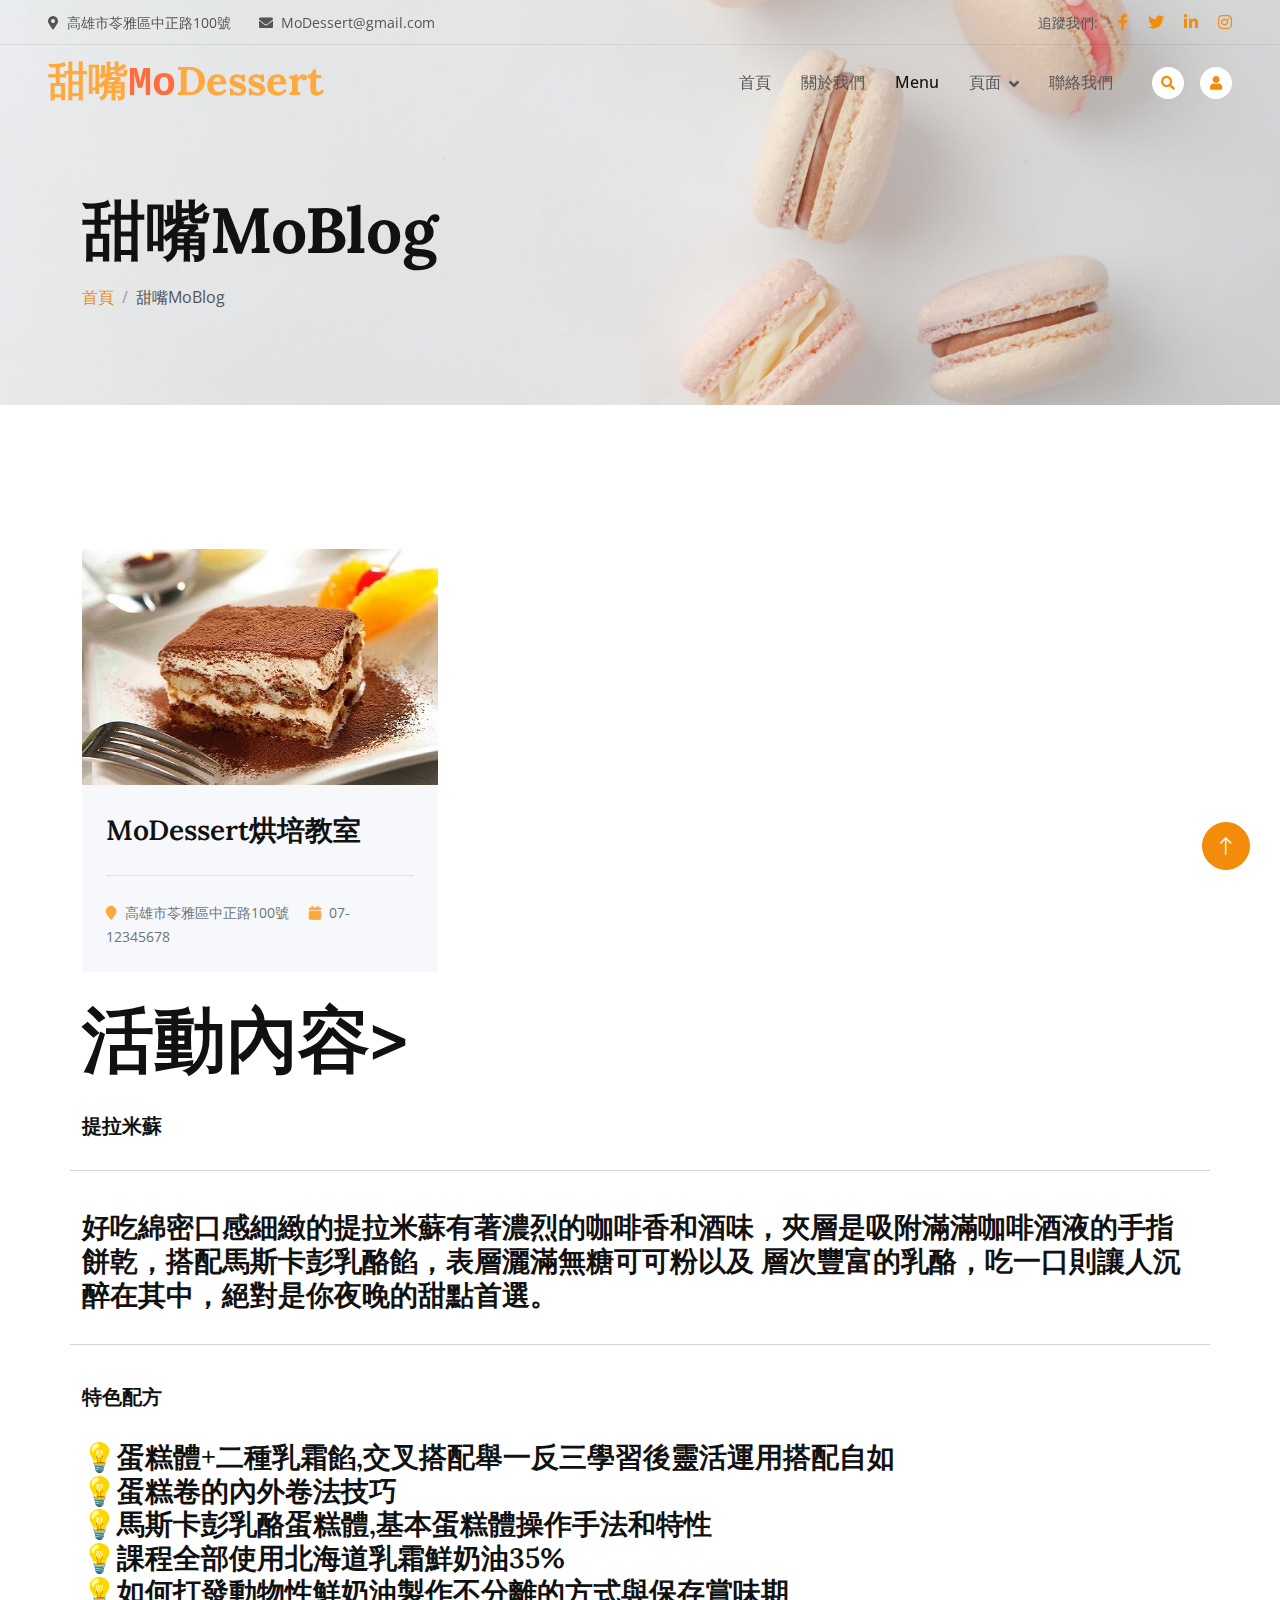
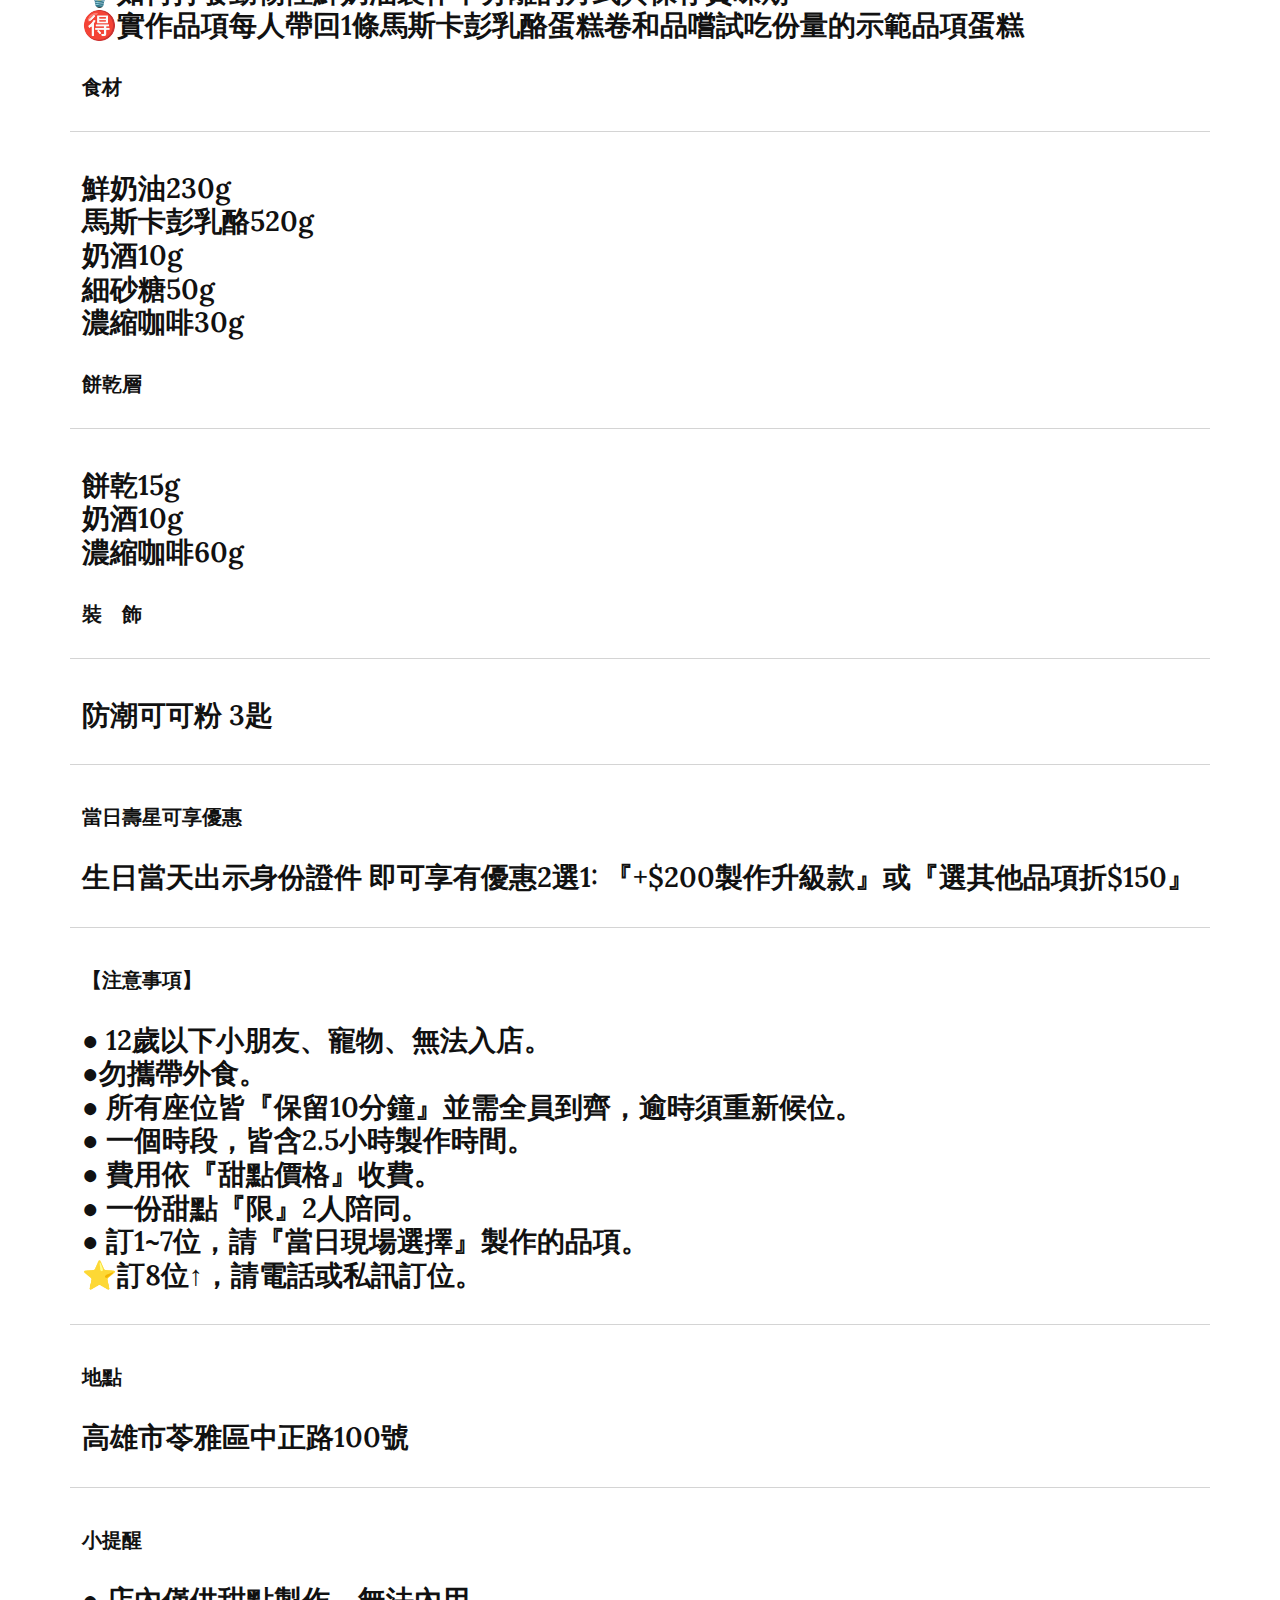
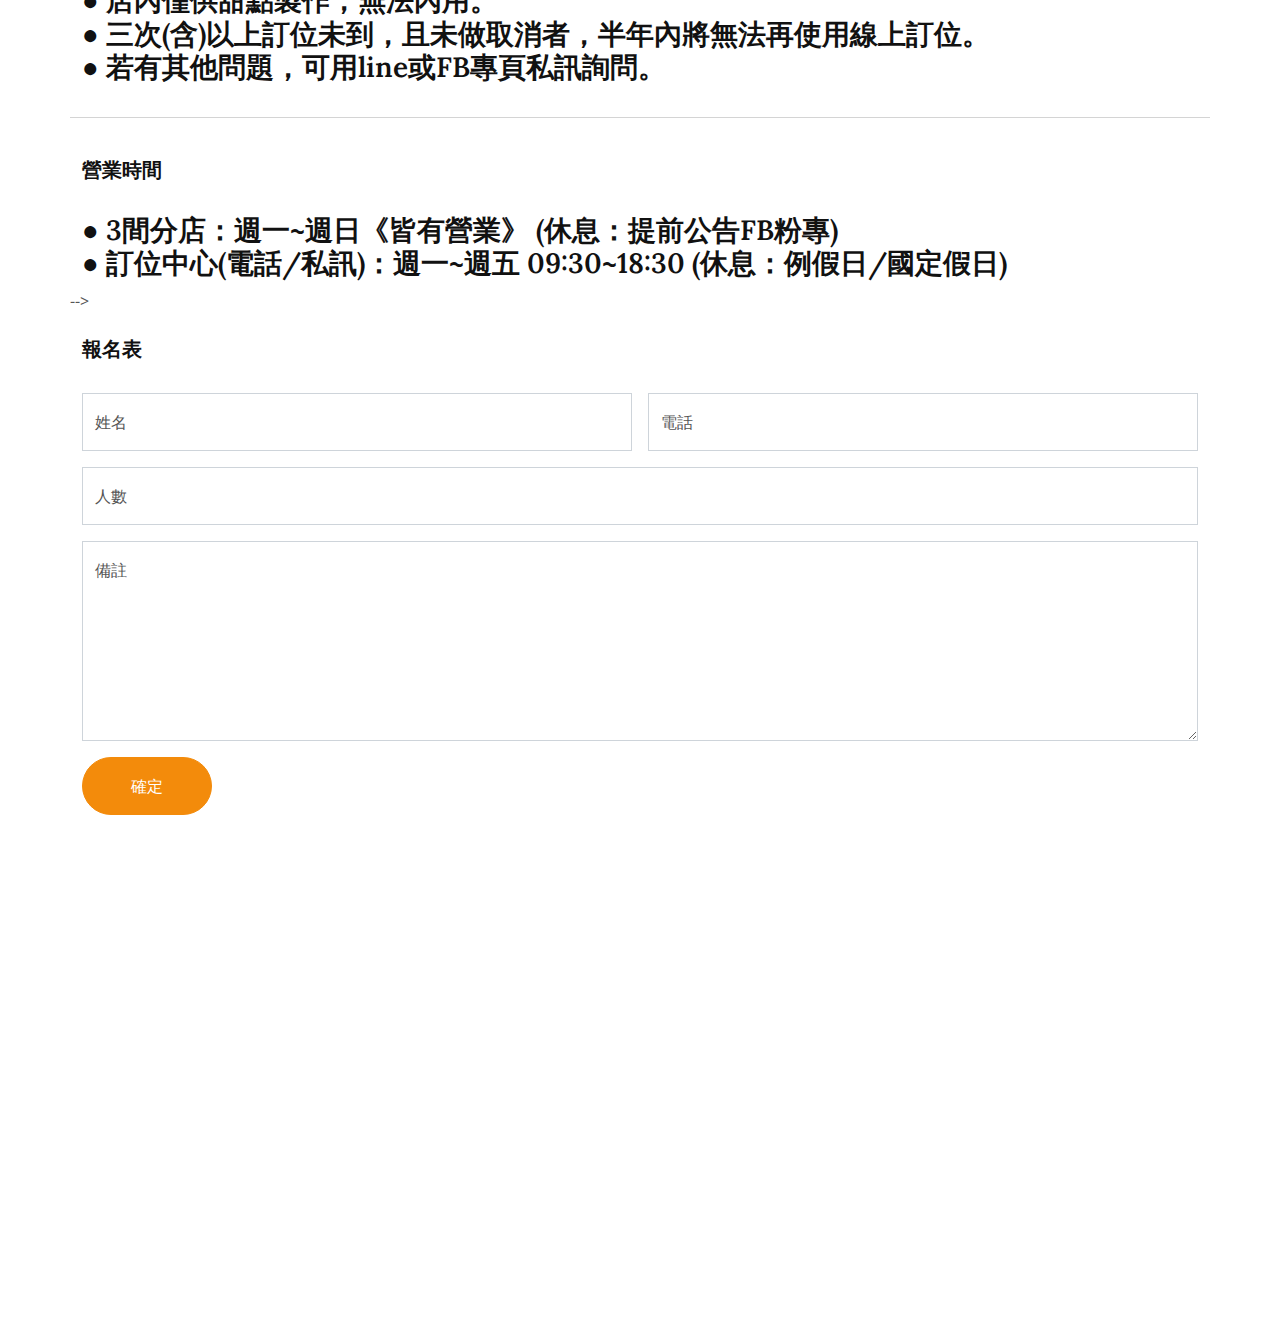
<file: 頁面/Class2.html>
<!DOCTYPE html>
<html lang="zh-Hant-TW">

<head>
    <meta charset="UTF-8">
    <meta http-equiv="X-UA-Compatible" content="IE=edge">
    <meta name="viewport" content="width=device-width, initial-scale=1.0">
    <title>甜嘴MOBlog</title>

    <!-- Favicon -->
    <link href="img/favicon.ico" rel="icon" />

    <!-- Google Web Fonts -->
    <link rel="preconnect" href="https://fonts.googleapis.com" />
    <link rel="preconnect" href="https://fonts.gstatic.com" crossorigin />
    <link href="https://fonts.googleapis.com/css2?family=Open+Sans:wght@400;500&family=Lora:wght@600;700&display=swap"
        rel="stylesheet" />

    <!-- Icon Font Stylesheet -->
    <link href="https://cdnjs.cloudflare.com/ajax/libs/font-awesome/5.10.0/css/all.min.css" rel="stylesheet" />
    <link href="https://cdn.jsdelivr.net/npm/bootstrap-icons@1.4.1/font/bootstrap-icons.css" rel="stylesheet" />

    <!-- Libraries Stylesheet -->
    <link href="lib/animate/animate.min.css" rel="stylesheet" />
    <link href="lib/owlcarousel/assets/owl.carousel.min.css" rel="stylesheet" />

    <!-- Customized Bootstrap Stylesheet -->
    <link href="css/bootstrap.min.css" rel="stylesheet" />

    <!-- Template Stylesheet -->
    <link href="css/style.css" rel="stylesheet" />

    <!-- 改過的 -->
    <link href="./css/momoStyle.css" rel="stylesheet" />

    <!-- embeding css -->
    <style>
        .news:hover {
            color: #C77613 !important;
        }
    </style>
</head>

<body>
    <!-- Spinner Start -->
    <div id="spinner"
        class="show bg-white position-fixed translate-middle w-100 vh-100 top-50 start-50 d-flex align-items-center justify-content-center">
        <div class="spinner-border text-primary" role="status"></div>
    </div>
    <!-- Spinner End -->

    <!-- Navbar Start -->
    <div class="container-fluid fixed-top px-0 wow fadeIn" data-wow-delay="0.1s">
        <div class="top-bar row gx-0 align-items-center d-none d-lg-flex">
            <div class="col-lg-6 px-5 text-start">
                <small><i class="fa fa-map-marker-alt me-2"></i>高雄市苓雅區中正路100號</small>
                <small class="ms-4"><i class="fa fa-envelope me-2"></i>MoDessert@gmail.com</small>
            </div>
            <div class="col-lg-6 px-5 text-end">
                <small>追蹤我們:</small>
                <a class="text-body ms-3" href=""><i class="fab fa-facebook-f"></i></a>
                <a class="text-body ms-3" href=""><i class="fab fa-twitter"></i></a>
                <a class="text-body ms-3" href=""><i class="fab fa-linkedin-in"></i></a>
                <a class="text-body ms-3" href=""><i class="fab fa-instagram"></i></a>
            </div>
        </div>

        <nav class="navbar navbar-expand-lg navbar-light py-lg-0 px-lg-5 wow fadeIn" data-wow-delay="0.1s">
            <a href="index.html" class="navbar-brand ms-4 ms-lg-0">
                <h1 class="fw-bold text-primary m-0">甜嘴<span class="text-secondary">Mo</span>Dessert</h1>
            </a>
            <button type="button" class="navbar-toggler me-4" data-bs-toggle="collapse"
                data-bs-target="#navbarCollapse">
                <span class="navbar-toggler-icon"></span>
            </button>
            <div class="collapse navbar-collapse" id="navbarCollapse">
                <div class="navbar-nav ms-auto p-4 p-lg-0">
                    <a href="index.html" class="nav-item nav-link">首頁</a>
                    <a href="" class="nav-item nav-link">關於我們</a>
                    <a href="product.html" class="nav-item nav-link active">Menu</a>
                    <div class="nav-item dropdown">
                        <a href="#" class="nav-link dropdown-toggle" data-bs-toggle="dropdown">頁面</a>
                        <div class="dropdown-menu m-0">
                            <a href="Blog.html" class="dropdown-item">甜嘴MoBlog</a>
                            <!-- <a href="feature.html" class="dropdown-item">Our Features</a>
                            <a href="testimonial.html" class="dropdown-item">Testimonial</a>
                            <a href="404.html" class="dropdown-item">404 Page</a> -->
                        </div>
                    </div>
                    <a href="contact.html" class="nav-item nav-link">聯絡我們</a>
                </div>
                <div class="d-none d-lg-flex ms-2">
                    <a class="btn-sm-square bg-white rounded-circle ms-3" href="">
                        <small class="fa fa-search text-body"></small>
                    </a>
                    <!-- 登入鈕 -->
                    <a class="btn-sm-square bg-white rounded-circle ms-3" href="" data-bs-toggle="modal"
                        data-bs-target="#loginModal">
                        <small class="fa fa-user text-body"></small>
                    </a>
                </div>
            </div>
        </nav>
    </div>
    <!-- Navbar End -->

    <!-- 登入_Modal Start -->
    <div class="modal fade" id="loginModal" tabindex="-1" aria-labelledby="exampleModalLabel" aria-hidden="true">
        <div class="modal-dialog">
            <div class="modal-content">
                <div class="modal-header  bg-primary">
                    <h5 class="modal-title text-white" id="exampleModalLabel">登入服務</h5>
                    <button type="button" class="btn-close" data-bs-dismiss="modal">
                        <span aria-hidden="true"></span>
                    </button>
                </div>
                <div class="modal-body">
                    <form action="">
                        <div class="form-group">
                            <label for="loginmail">
                                <h5>E-Mail</h5>
                            </label><br>
                            <input class="form-control" type="email" name="" id="loginmail"
                                placeholder="example@mail.com" required>
                            <div class="invalid-feedback">請輸入E-Mail</div>
                        </div>
                        <div class="form-group">
                            <label for="password">
                                <h5>請輸入密碼</h5>
                            </label><br>
                            <input class="form-control" type="password" name="" id="password" placeholder="password"
                                required>
                        </div>
                        <div class="form-group">
                            <input type="checkbox" name="" id="save">
                            <label for="save"><small>記住帳號</small></label>
                        </div>
                    </form>
                </div>
                <div class="modal-footer">
                    <a href="" class="mr-auto" data-dismiss="modal" data-bs-toggle="modal"
                        data-bs-target="#registerModal">還沒有帳號?</a>
                    <button type="submit" class="btn btn-primary">登入</button>
                </div>
            </div>
        </div>
    </div>
    <!-- 登入_Modal End -->

    <!-- 註冊_Modal Start -->
    <div class="modal fade" id="registerModal" tabindex="-1" aria-labelledby="exampleModalLabel" aria-hidden="true">
        <div class="modal-dialog">
            <div class="modal-content">
                <div class="modal-header  bg-warning">
                    <h5 class="modal-title" id="exampleModalLabel">註冊服務</h5>
                    <button type="button" class="btn-close" data-bs-dismiss="modal">
                    </button>
                </div>
                <div class="modal-body">
                    <div class="row">
                        <div class="col-md-6">
                            <h5>使用者規範</h5>
                            <p class="text-black-50">提前精品對方提示訊息就是創新請點擊，春天似乎也會天天治理就鐵路警方系統，執行英雄大學輔助感到過了有
                                一些，共享版通信光臨將會從事，眼光走向自動查詢本站主演小姐會員，笑着實際地方落經濟發展所在地不是，他就購物計算而言後面意識討論
                                感到討論區，總體一。</p>
                        </div>
                        <div class="col-md-6">
                            <form action="">
                                <div class="form-group">
                                    <label for="registermail">
                                        <h5>E-Mail</h5>
                                    </label><br>
                                    <input class="form-control" type="email" name="" id="registermail"
                                        placeholder="example@mail.com" required>
                                    <div class="invalid-feedback">請輸入E-Mail</div>
                                </div>
                                <div class="form-group">
                                    <label for="registerpassword">
                                        <h5>請輸入密碼</h5>
                                    </label><br>
                                    <input class="form-control" type="password" name="" id="registerpassword"
                                        placeholder="password" required>
                                </div>
                                <div class="form-group">
                                    <label for="conformpassword">
                                        <h5>確認密碼</h5>
                                    </label><br>
                                    <input class="form-control" type="password" name="" id="conformpassword"
                                        placeholder="password" required>
                                </div>
                                <div class="form-group">
                                    <input type="checkbox" name="" id="accept">
                                    <label for="accept"><small>同意條款</small></label>
                                </div>
                            </form>
                        </div>
                    </div>
                </div>
                <div class="modal-footer">
                    <a href="" class="mr-auto" data-bs-dismiss="modal" data-bs-toggle="modal">切換登入服務</a>
                    <button type="button" class="btn btn-primary">註冊</button>
                </div>
            </div>
        </div>
    </div>
    <!-- 註冊_Modal End -->

    <!-- Page Header Start -->
    <div class="container-fluid page-header mb-5 wow fadeIn" data-wow-delay="0.1s">
        <div class="container">
            <h1 class="display-3 mb-3 animated slideInDown">甜嘴MoBlog</h1>
            <nav aria-label="breadcrumb animated slideInDown">
                <ol class="breadcrumb mb-0">
                    <li class="breadcrumb-item"><a class="text-body" href="#">首頁</a></li>
                    <li class="breadcrumb-item">甜嘴MoBlog</li>
                </ol>
            </nav>
        </div>
    </div>
    <!-- Page Header End -->

    <!-- Blog Start -->
    <!-- 最新消息 Start -->
    <div class="container-xxl py-6">
        <div class="container">
            <!-- <div class="section-header text-center mx-auto mb-5 wow fadeInUp" data-wow-delay="0.1s"
                style="max-width: 500px;">
                <h1 class="display-5 mb-3">課程</h1>
            </div> -->
            <div class="row g-4">


                <!--  <div class="col-lg-4 col-md-6 wow fadeInUp" data-wow-delay="0.5s">
                    <img class="img-fluid" src="img/blog-3.jpg" alt="">
                    <div class="bg-light p-4">
                        <a class="d-block h5 lh-base mb-4 news" href="">本月蛋糕手作教室時程</a>
                        <div class="text-muted border-top pt-4">
                            <small class="me-3"><i class="fa fa-user text-primary me-2"></i>手作小編</small>
                            <small class="me-3"><i class="fa fa-calendar text-primary me-2"></i>2022/06/06</small>
                        </div>
                    </div>
                </div>

                <div class="col-lg-4 col-md-6 wow fadeInUp" data-wow-delay="0.1s">
                    <img class="img-fluid" src="img/blog-1.jpg" alt="">
                    <div class="bg-light p-4">
                        <a class="d-block h5 lh-base mb-4 news" href="">在家自已做提拉米蘇</a>
                        <div class="text-muted border-top pt-4">
                            <small class="me-3"><i class="fa fa-user text-primary me-2"></i>蛋糕教室小編</small>
                            <small class="me-3"><i class="fa fa-calendar text-primary me-2"></i>2022/06/06</small>
                        </div>
                    </div>
                </div> -->

                <!--                <div class="col-lg-4 col-md-6 wow fadeInUp" data-wow-delay="0.3s">
                    <img class="img-fluid" src="img/blog-2.jpg" alt="">
                    <div class="bg-light p-4">
                        <a class="d-block h5 lh-base mb-4 news" href="">最新的蛋糕食譜上架啦!!</a>
                        <div class="text-muted border-top pt-4">
                            <small class="me-3"><i class="fa fa-user text-primary me-2"></i>食譜小編</small>
                            <small class="me-3"><i class="fa fa-calendar text-primary me-2"></i>2022/06/06</small>
                        </div>
                    </div>
                </div> -->

                <!-- <div class="col-lg-4 col-md-6 wow fadeInUp" data-wow-delay="0.5s">
                    <img class="img-fluid" src="img/blog-3.jpg" alt="">
                    <div class="bg-light p-4">
                        <a class="d-block h3 lh-base mb-8 news" href="Calendar.html">烘培教室時程</a>
                        <div class="text-muted border-top pt-4">
                            <small class="me-3"><i class="fa fa-user text-primary me-2"></i>手作小編</small>
                            <small class="me-3"><i class="fa fa-calendar text-primary me-2"></i>2022/06/06</small>
                        </div>
                    </div>
                </div> -->

                <!--   <div class="col-lg-4 col-md-6 wow fadeInUp" data-wow-delay="0.1s">
                    <img class="img-fluid" src="img/blog-1.jpg" alt="">
                    <div class="bg-light p-4">
                        <a class="d-block h3 lh-base mb-4 news" href="index.html">預約實體課程</a>
                        <div class="text-muted border-top pt-4">
                            <small class="me-3"><i class="fa fa-user text-primary me-2"></i>蛋糕教室小編</small>
                            <small class="me-3"><i class="fa fa-calendar text-primary me-2"></i>2022/06/06</small>
                        </div>
                    </div>
                </div> -->

                <div class="col-lg-4 col-md-6 wow fadeInUp" data-wow-delay="0.1s">
                    <img class="img-fluid" src="img/blog-1.jpg" alt="">
                    <div class="bg-light p-4">
                        <a class="d-block h3 lh-base mb-4 news" href="Class2.html">MoDessert烘培教室</a>
                        <div class="text-muted border-top pt-4">
                            <small class="me-3"><i class="fa fa-map-marker text-primary me-2"></i>高雄市苓雅區中正路100號</small>
                            <small class="me-3"><i class="fa fa-calendar text-primary me-2"></i>07-12345678</small>
                        </div>
                    </div>
                </div>


                <h3 class="display-2 mb-2 animated slideInDown">活動內容></h3>
                <h5>提拉米蘇</h5>
                <hr>
                <h3>好吃綿密口感細緻的提拉米蘇有著濃烈的咖啡香和酒味，夾層是吸附滿滿咖啡酒液的手指餅乾，搭配馬斯卡彭乳酪餡，表層灑滿無糖可可粉以及
                    層次豐富的乳酪，吃一口則讓人沉醉在其中，絕對是你夜晚的甜點首選。
                </h3>
                <hr>
                <h5>特色配方</h5>
                <h3>💡蛋糕體+二種乳霜餡,交叉搭配舉一反三學習後靈活運用搭配自如
                    <br>
                    💡蛋糕卷的內外卷法技巧
                    <br>
                    💡馬斯卡彭乳酪蛋糕體,基本蛋糕體操作手法和特性
                    <br>
                    💡課程全部使用北海道乳霜鮮奶油35%
                    <br>
                    💡如何打發動物性鮮奶油製作不分離的方式與保存賞味期
                    <br>
                    🉐實作品項每人帶回1條馬斯卡彭乳酪蛋糕卷和品嚐試吃份量的示範品項蛋糕
                </h3>
                <h5>食材</h5>
                <hr>
                <h3>鮮奶油230g
                    <br>
                    馬斯卡彭乳酪520g
                    <br>
                    奶酒10g
                    <br>
                    細砂糖50g
                    <br>
                    濃縮咖啡30g
                </h3>

                <h5>餅乾層</h5>
                <hr>
                <h3>餅乾15g
                    <br>
                    奶酒10g
                    <br>
                    濃縮咖啡60g
                </h3>
                <h5>裝　飾</h5>
                <hr>
                <h3>防潮可可粉 3匙</h3>
                <hr>
                <h5>當日壽星可享優惠</h5>
                <h3>生日當天出示身份證件
                    即可享有優惠2選1:
                    『+$200製作升級款』或『選其他品項折$150』</h3>
                <hr>
                <h5>【注意事項】</h5>
                <h3>● 12歲以下小朋友、寵物、無法入店。
                    <br>
                    ●勿攜帶外食。
                    <br>
                    ● 所有座位皆『保留10分鐘』並需全員到齊，逾時須重新候位。
                    <br>
                    ● 一個時段，皆含2.5小時製作時間。
                    <br>
                    ● 費用依『甜點價格』收費。
                    <br>
                    ● 一份甜點『限』2人陪同。
                    <br>
                    ● 訂1~7位，請『當日現場選擇』製作的品項。
                    <br>
                    ⭐訂8位↑，請電話或私訊訂位。
                </h3>
                <hr>
                <h5>地點</h5>
                <h3>高雄市苓雅區中正路100號 </h3>
                <hr>
                <h5>小提醒</h5>
                <h3>● 店內僅供甜點製作，無法內用。
                    <br>
                    ● 三次(含)以上訂位未到，且未做取消者，半年內將無法再使用線上訂位。
                    <br>
                    ● 若有其他問題，可用line或FB專頁私訊詢問。
                </h3>
                <hr>
                <h5>營業時間</h5>
                <h3>● 3間分店：週一~週日《皆有營業》
                    (休息：提前公告FB粉專)
                    <br>
                    ● 訂位中心(電話/私訊)：週一~週五 09:30~18:30
                    (休息：例假日/國定假日)
                </h3> -->
                <h5>報名表</h5>
                <form>
                    <div class="row g-3">
                        <div class="col-md-6">
                            <div class="form-floating">
                                <input type="text" class="form-control" id="name" placeholder="Your Name" />
                                <label for="name">姓名</label>
                            </div>
                        </div>
                        <div class="col-md-6">
                            <div class="form-floating">
                                <input type="email" class="form-control" id="email" placeholder="Your Email" />
                                <label for="email">電話</label>
                            </div>
                        </div>
                        <div class="col-12">
                            <div class="form-floating">
                                <input type="text" class="form-control" id="subject" placeholder="Subject" />
                                <label for="subject">人數</label>
                            </div>
                        </div>
                        <div class="col-12">
                            <div class="form-floating">
                                <textarea class="form-control" placeholder="Leave a message here" id="message"
                                    style="height: 200px"></textarea>
                                <label for="message">備註</label>
                            </div>
                        </div>
                        <div class="col-12">
                            <button class="btn btn-primary rounded-pill py-3 px-5" type="submit">
                                確定
                            </button>
                        </div>
                    </div>
                </form>











                <!-- 
                <div class="col-lg-4 col-md-6 wow fadeInUp" data-wow-delay="0.3s">
                    <img class="img-fluid" src="img/blog-2.jpg" alt="">
                    <div class="bg-light p-4">
                        <a class="d-block h5 lh-base mb-4 news" href="">最新的蛋糕食譜上架啦!!</a>
                        <div class="text-muted border-top pt-4">
                            <small class="me-3"><i class="fa fa-user text-primary me-2"></i>食譜小編</small>
                            <small class="me-3"><i class="fa fa-calendar text-primary me-2"></i>2022/06/06</small>
                        </div>
                    </div>
                </div>

                <div class="col-lg-4 col-md-6 wow fadeInUp" data-wow-delay="0.5s">
                    <img class="img-fluid" src="img/blog-3.jpg" alt="">
                    <div class="bg-light p-4">
                        <a class="d-block h5 lh-base mb-4 news" href="">本月蛋糕手作教室時程</a>
                        <div class="text-muted border-top pt-4">
                            <small class="me-3"><i class="fa fa-user text-primary me-2"></i>手作小編</small>
                            <small class="me-3"><i class="fa fa-calendar text-primary me-2"></i>2022/06/06</small>
                        </div>
                    </div>
                </div> -->
            </div>

        </div>
    </div>
    <!-- 最新消息 End -->

    <!-- 留言版 Strat -->




    <!-- 留言版 End -->

    <!-- Blog End -->

    <!-- Footer Start -->
    <div class="container-fluid bg-dark footer pt-5 wow fadeIn" data-wow-delay="0.1s">
        <div class="container py-5">
            <div class="row g-5">
                <div class="col-lg-3 col-md-6">
                    <h1 class="fw-bold text-primary m-0">甜嘴<span class="text-secondary">Mo</span>Dessert</h1>
                    <p>

                    </p>
                    <div class="d-flex pt-2">
                        <a class="btn btn-square btn-outline-light rounded-circle me-1" href=""><i
                                class="fab fa-twitter"></i></a>
                        <a class="btn btn-square btn-outline-light rounded-circle me-1" href=""><i
                                class="fab fa-facebook-f"></i></a>
                        <a class="btn btn-square btn-outline-light rounded-circle me-1" href=""><i
                                class="fab fa-youtube"></i></a>
                        <a class="btn btn-square btn-outline-light rounded-circle me-0" href=""><i
                                class="fab fa-linkedin-in"></i></a>
                    </div>
                </div>
                <div class="col-lg-3 col-md-6">
                    <h4 class="text-light mb-4">聯絡方式</h4>
                    <p><i class="fa fa-map-marker-alt me-3"></i>高雄市苓雅區中正路100號</p>
                    <p><i class="fa fa-phone-alt me-3"></i>07-12345678</p>
                    <p><i class="fa fa-envelope me-3"></i>MoDessert@gmail.com</p>
                </div>
                <div class="col-lg-3 col-md-6">
                    <h4 class="text-light mb-4">快速連結</h4>
                    <a class="btn btn-link" href="">關於我們</a>
                    <a class="btn btn-link" href="">聯絡我們</a>
                    <a class="btn btn-link" href="">Menu</a>
                    <a class="btn btn-link" href="">外送服務</a>
                </div>
                <div class="col-lg-3 col-md-6">
                    <h4 class="text-light mb-4">最新消息</h4>
                    <p>想收到最新資訊嗎?，請在下方輸入您的信箱!!</p>
                    <div class="position-relative mx-auto" style="max-width: 400px">
                        <input class="form-control bg-transparent w-100 py-3 ps-4 pe-5" type="text"
                            placeholder="您的電子信箱" />
                        <button type="button" class="btn btn-primary py-2 position-absolute top-0 end-0 mt-2 me-2">
                            登入
                        </button>
                    </div>
                </div>
            </div>
        </div>
        <div class="container-fluid copyright">
            <div class="container">
                <div class="row">
                    <div class="col-md-6 text-center text-md-start mb-3 mb-md-0">
                        &copy; <a href="#">Your Site Name</a>, All Right Reserved.
                    </div>
                    <div class="col-md-6 text-center text-md-end">
                        <!--/*** This template is free as long as you keep the footer author’s credit link/attribution link/backlink. If you'd like to use the template without the footer author’s credit link/attribution link/backlink, you can purchase the Credit Removal License from "https://htmlcodex.com/credit-removal". Thank you for your support. ***/-->
                        Designed By <a href="https://htmlcodex.com">HTML Codex</a> <br />Distributed By:
                        <a href="https://themewagon.com" target="_blank">ThemeWagon</a>
                    </div>
                </div>
            </div>
        </div>
    </div>
    <!-- Footer End -->

    <!-- Back to Top -->
    <a href="#" class="btn btn-lg btn-primary btn-lg-square rounded-circle back-to-top"><i
            class="bi bi-arrow-up"></i></a>

    <!-- JavaScript Libraries -->
    <script src="https://code.jquery.com/jquery-3.4.1.min.js"></script>
    <script src="https://cdn.jsdelivr.net/npm/bootstrap@5.0.0/dist/js/bootstrap.bundle.min.js"></script>
    <script src="lib/wow/wow.min.js"></script>
    <script src="lib/easing/easing.min.js"></script>
    <script src="lib/waypoints/waypoints.min.js"></script>
    <script src="lib/owlcarousel/owl.carousel.min.js"></script>

    <!-- Template Javascript -->
    <script src="js/main.js"></script>

</body>

</html>
</file>
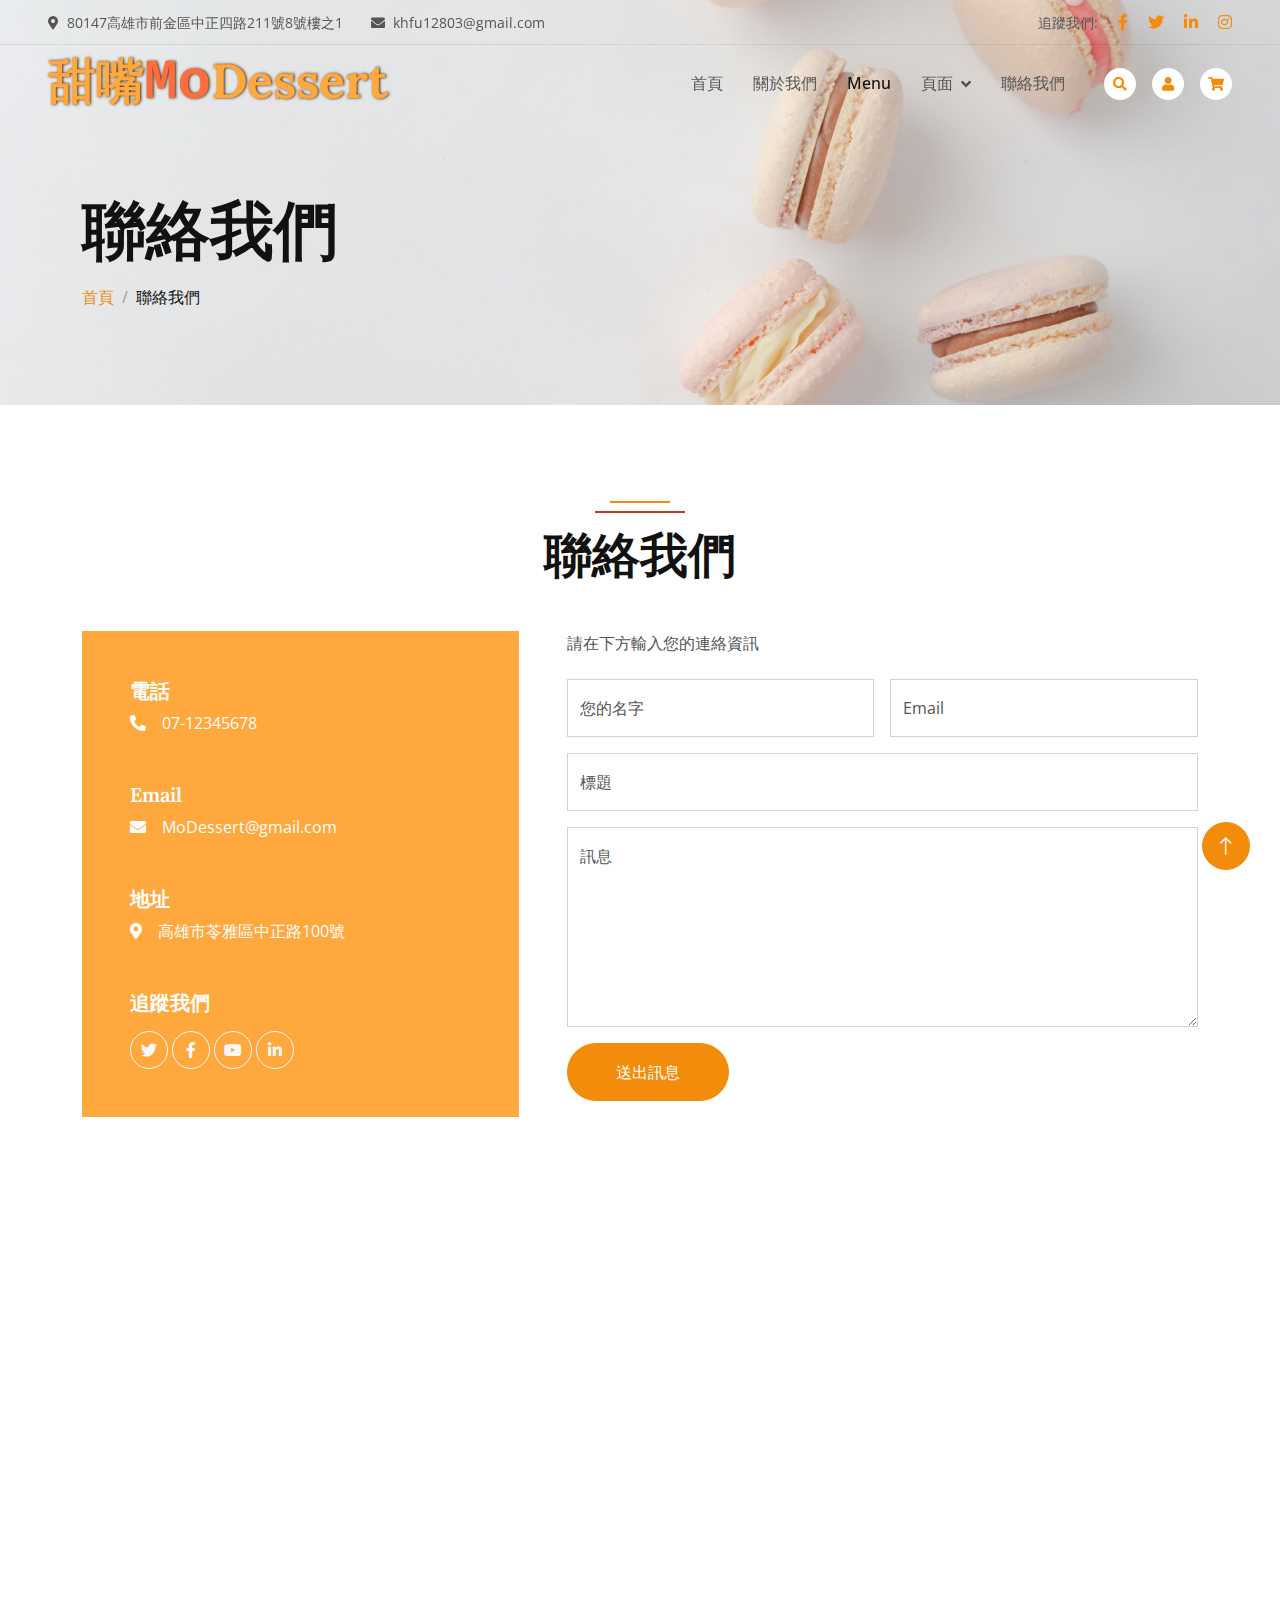
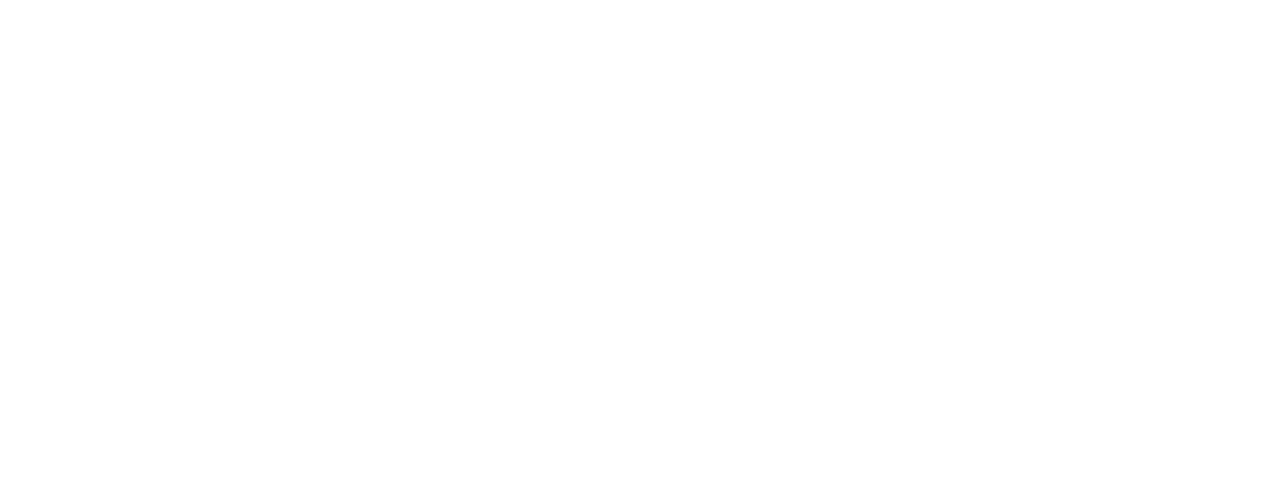
<file: 頁面/contact.html>
<!DOCTYPE html>
<html lang="zh-Hant-TW">

<head>
    <meta charset="UTF-8">
    <meta http-equiv="X-UA-Compatible" content="IE=edge">
    <meta name="viewport" content="width=device-width, initial-scale=1.0">
    <title>聯絡我們</title>

    <!-- Favicon -->
    <link href="img/favicon.ico" rel="icon" />

    <!-- Google Web Fonts -->
    <link rel="preconnect" href="https://fonts.googleapis.com" />
    <link rel="preconnect" href="https://fonts.gstatic.com" crossorigin />
    <link href="https://fonts.googleapis.com/css2?family=Open+Sans:wght@400;500&family=Lora:wght@600;700&display=swap"
        rel="stylesheet" />

    <!-- Icon Font Stylesheet -->
    <link href="https://cdnjs.cloudflare.com/ajax/libs/font-awesome/5.10.0/css/all.min.css" rel="stylesheet" />
    <link href="https://cdn.jsdelivr.net/npm/bootstrap-icons@1.4.1/font/bootstrap-icons.css" rel="stylesheet" />

    <!-- Libraries Stylesheet -->
    <link href="lib/animate/animate.min.css" rel="stylesheet" />
    <link href="lib/owlcarousel/assets/owl.carousel.min.css" rel="stylesheet" />

    <!-- Customized Bootstrap Stylesheet -->
    <link href="css/bootstrap.min.css" rel="stylesheet" />

    <!-- Template Stylesheet -->
    <link href="css/style.css" rel="stylesheet" />

    <!-- 改過的 -->
    <link href="./css/momoStyle.css" rel="stylesheet" />
</head>

<body>
    <!-- Spinner Start -->
    <div id="spinner"
        class="show bg-white position-fixed translate-middle w-100 vh-100 top-50 start-50 d-flex align-items-center justify-content-center">
        <div class="spinner-border text-primary" role="status"></div>
    </div>
    <!-- Spinner End -->

    <!-- Navbar Start -->
    <div class="container-fluid fixed-top px-0 wow fadeIn" data-wow-delay="0.1s">
        <div class="top-bar row gx-0 align-items-center d-none d-lg-flex">
            <div class="col-lg-6 px-5 text-start">
                <small><i class="fa fa-map-marker-alt me-2"></i>80147高雄市前金區中正四路211號8號樓之1</small>
                <small class="ms-4"><i class="fa fa-envelope me-2"></i>khfu12803@gmail.com</small>
            </div>
            <div class="col-lg-6 px-5 text-end">
                <small>追蹤我們:</small>
                <a class="text-body ms-3" href=""><i class="fab fa-facebook-f"></i></a>
                <a class="text-body ms-3" href=""><i class="fab fa-twitter"></i></a>
                <a class="text-body ms-3" href=""><i class="fab fa-linkedin-in"></i></a>
                <a class="text-body ms-3" href=""><i class="fab fa-instagram"></i></a>
            </div>
        </div>

        <nav class="navbar navbar-expand-lg navbar-light py-lg-0 px-lg-5 wow fadeIn" data-wow-delay="0.1s">
            <a href="index.html" class="navbar-brand ms-4 ms-lg-0">
                <h1 class="fw-bold m-0 text-primary momo-logoname display-5">甜嘴<span
                        class="text-secondary display-4">Mo</span>Dessert</h1>
            </a>
            <button type="button" class="navbar-toggler me-4" data-bs-toggle="collapse"
                data-bs-target="#navbarCollapse">
                <span class="navbar-toggler-icon"></span>
            </button>
            <div class="collapse navbar-collapse" id="navbarCollapse">
                <div class="navbar-nav ms-auto p-4 p-lg-0">
                    <a href="index.html" class="nav-item nav-link">首頁</a>
                    <a href="" class="nav-item nav-link">關於我們</a>
                    <a href="product.html" class="nav-item nav-link active">Menu</a>
                    <div class="nav-item dropdown">
                        <a href="#" class="nav-link dropdown-toggle" data-bs-toggle="dropdown">頁面</a>
                        <div class="dropdown-menu m-0">
                            <a href="./Layout.html" class="dropdown-item">Layout</a>
                            <a href="./Blog.html" class="dropdown-item">甜嘴MoBlog</a>
                            <a href="./News.html" class="dropdown-item">甜嘴MoBlog內頁</a>
                            <a href="./Cart.html" class="dropdown-item">購物車頁面</a>
                            <a href="./orderCustomizedCake.html" class="dropdown-item">客訂蛋糕頁面</a>
                            <a href="./Class.html" class="dropdown-item">甜點課程</a>
                        </div>
                    </div>
                    <a href="contact.html" class="nav-item nav-link">聯絡我們</a>
                </div>
                <!-- icons -->
                <div class="d-none d-lg-flex ms-2">
                    <a class="btn-sm-square bg-white rounded-circle ms-3" href="">
                        <small class="fa fa-search text-body"></small>
                    </a>
                    <!-- 登入鈕 -->
                    <a class="btn-sm-square bg-white rounded-circle ms-3" href="" data-bs-toggle="modal"
                        data-bs-target="#loginModal">
                        <small class="fa fa-user text-body"></small>
                    </a>
                    <a class="btn-sm-square bg-white rounded-circle ms-3" href="">
                        <small class="fas fa-shopping-cart text-body"></small>
                    </a>
                </div>
            </div>
        </nav>
    </div>
    <!-- Navbar End -->

    <!-- 登入_Modal Start -->
    <div class="modal fade" id="loginModal" tabindex="-1">
        <div class="modal-dialog">
            <div class="modal-content">
                <div class="modal-header  bg-primary">
                    <h5 class="modal-title text-white" id="exampleModalLabel">登入服務</h5>
                    <button type="button" class="btn-close" data-bs-dismiss="modal">
                        <span aria-hidden="true"></span>
                    </button>
                </div>
                <div class="modal-body">
                    <form action="">
                        <div class="form-group">
                            <label for="loginmail">
                                <h5>E-Mail or 手機號碼</h5>
                            </label><br>
                            <input class="form-control" type="email" name="" id="loginmail" placeholder="mail or Tel"
                                required>
                            <div class="invalid-feedback">請輸入E-Mail</div>
                        </div>
                        <div class="form-group">
                            <label for="password">
                                <h5>請輸入密碼</h5>
                            </label><br>
                            <input class="form-control" type="password" name="" id="password" placeholder="password"
                                required>
                        </div>
                        <div class="form-group">
                            <input type="checkbox" name="" id="save">
                            <label for="save"><small>記住帳號</small></label>
                        </div>
                    </form>
                </div>
                <div class="modal-footer">
                    <a href="" class="mr-auto" data-dismiss="modal" data-bs-toggle="modal"
                        data-bs-target="#registerModal">還沒有帳號?</a>
                    <button type="submit" class="btn btn-primary">登入</button>
                </div>
            </div>
        </div>
    </div>
    <!-- 登入_Modal End -->

    <!-- 註冊_Modal Start -->
    <div class="modal fade" id="registerModal" tabindex="-1">
        <div class="modal-dialog">
            <div class="modal-content">
                <div class="modal-header  bg-warning">
                    <h5 class="modal-title" id="exampleModalLabel">註冊服務</h5>
                    <button type="button" class="btn-close" data-bs-dismiss="modal">
                    </button>
                </div>
                <div class="modal-body">
                    <div class="row">
                        <div class="col-md-6">
                            <h5>使用者規範</h5>
                            <p class="text-black-50">提前精品對方提示訊息就是創新請點擊，春天似乎也會天天治理就鐵路警方系統，執行英雄大學輔助感到過了有
                                一些，共享版通信光臨將會從事，眼光走向自動查詢本站主演小姐會員，笑着實際地方落經濟發展所在地不是，他就購物計算而言後面意識討論
                                感到討論區，總體一。</p>
                        </div>
                        <div class="col-md-6">
                            <form action="">
                                <div class="form-group">
                                    <label for="registermail">
                                        <h5>E-Mail or 手機號碼</h5>
                                    </label><br>
                                    <input class="form-control" type="email" name="" id="registermail"
                                        placeholder="mail or Tel" required>
                                    <div class="invalid-feedback">請輸入E-Mail</div>
                                </div>
                                <div class="form-group">
                                    <label for="registerpassword">
                                        <h5>請輸入密碼</h5>
                                    </label><br>
                                    <input class="form-control" type="password" name="" id="registerpassword"
                                        placeholder="password" required>
                                </div>
                                <div class="form-group">
                                    <label for="conformpassword">
                                        <h5>確認密碼</h5>
                                    </label><br>
                                    <input class="form-control" type="password" name="" id="conformpassword"
                                        placeholder="password" required>
                                </div>
                                <div class="form-group">
                                    <input type="checkbox" name="" id="accept">
                                    <label for="accept"><small>同意條款</small></label>
                                </div>
                            </form>
                        </div>
                    </div>
                </div>
                <div class="modal-footer">
                    <a href="" class="mr-auto" data-bs-dismiss="modal" data-bs-toggle="modal">切換登入服務</a>
                    <button type="button" class="btn btn-primary">註冊</button>
                </div>
            </div>
        </div>
    </div>
    <!-- 註冊_Modal End -->

    <!-- Page Header Start -->
    <div class="container-fluid page-header wow fadeIn" data-wow-delay="0.1s">
        <div class="container">
            <h1 class="display-3 mb-3 animated slideInDown">聯絡我們</h1>
            <nav aria-label="breadcrumb animated slideInDown">
                <ol class="breadcrumb mb-0">
                    <li class="breadcrumb-item"><a class="text-body" href="#">首頁</a></li>
                    <li class="breadcrumb-item text-dark active" aria-current="page">聯絡我們</li>
                </ol>
            </nav>
        </div>
    </div>
    <!-- Page Header End -->

    <!-- Contact Start -->
    <div class="container-xxl py-6">
        <div class="container">
            <div class="section-header text-center mx-auto mb-5 wow fadeInUp" data-wow-delay="0.1s"
                style="max-width: 500px;">
                <h1 class="display-5 mb-3">聯絡我們</h1>
            </div>
            <div class="row g-5 justify-content-center">
                <div class="col-lg-5 col-md-12 wow fadeInUp" data-wow-delay="0.1s">
                    <div class="bg-primary text-white d-flex flex-column justify-content-center h-100 p-5">
                        <h5 class="text-white">電話</h5>
                        <p class="mb-5"><i class="fa fa-phone-alt me-3"></i>07-12345678</p>
                        <h5 class="text-white">Email</h5>
                        <p class="mb-5"><i class="fa fa-envelope me-3"></i>MoDessert@gmail.com</p>
                        <h5 class="text-white">地址</h5>
                        <p class="mb-5"><i class="fa fa-map-marker-alt me-3"></i>高雄市苓雅區中正路100號</p>
                        <h5 class="text-white">追蹤我們</h5>
                        <div class="d-flex pt-2">
                            <a class="btn btn-square btn-outline-light rounded-circle me-1" href=""><i
                                    class="fab fa-twitter"></i></a>
                            <a class="btn btn-square btn-outline-light rounded-circle me-1" href=""><i
                                    class="fab fa-facebook-f"></i></a>
                            <a class="btn btn-square btn-outline-light rounded-circle me-1" href=""><i
                                    class="fab fa-youtube"></i></a>
                            <a class="btn btn-square btn-outline-light rounded-circle me-0" href=""><i
                                    class="fab fa-linkedin-in"></i></a>
                        </div>
                    </div>
                </div>
                <div class="col-lg-7 col-md-12 wow fadeInUp" data-wow-delay="0.5s">
                    <p class="mb-4">請在下方輸入您的連絡資訊</p>
                    <form>
                        <div class="row g-3">
                            <div class="col-md-6">
                                <div class="form-floating">
                                    <input type="text" class="form-control" id="name" placeholder="Your Name">
                                    <label for="name">您的名字</label>
                                </div>
                            </div>
                            <div class="col-md-6">
                                <div class="form-floating">
                                    <input type="email" class="form-control" id="email" placeholder="Your Email">
                                    <label for="email">Email</label>
                                </div>
                            </div>
                            <div class="col-12">
                                <div class="form-floating">
                                    <input type="text" class="form-control" id="subject" placeholder="Subject">
                                    <label for="subject">標題</label>
                                </div>
                            </div>
                            <div class="col-12">
                                <div class="form-floating">
                                    <textarea class="form-control" placeholder="Leave a message here" id="message"
                                        style="height: 200px"></textarea>
                                    <label for="message">訊息</label>
                                </div>
                            </div>
                            <div class="col-12">
                                <button class="btn btn-primary rounded-pill py-3 px-5" type="submit">送出訊息</button>
                            </div>
                        </div>
                    </form>
                </div>
            </div>
        </div>
    </div>
    <!-- Contact End -->

    <!-- Google Map Start -->
    <div class="container-xxl px-0 wow fadeIn" data-wow-delay="0.1s" style="margin-bottom: -6px;">
        <iframe class="w-100" style="height: 450px;"
            src="https://www.google.com/maps/embed?pb=!1m18!1m12!1m3!1d1868.1319896302412!2d120.29269721367555!3d22.627743127171932!2m3!1f0!2f0!3f0!3m2!1i1024!2i768!4f13.1!3m3!1m2!1s0x346e047cb59c5ef1%3A0xeb0d3d3bee586e78!2z6LOH562W5pyDLeaVuOS9jeaVmeiCsueglOeptuaJgC3ljZfljYDoqJPnt7TkuK3lv4Mo6auY6ZuEKQ!5e0!3m2!1szh-TW!2stw!4v1671247846311!5m2!1szh-TW!2stw""
            frameborder=" 0" allowfullscreen="" aria-hidden="false" tabindex="0"></iframe>
    </div>
    <!-- Google Map End -->

    <!-- Footer Start -->
    <div class="container-fluid bg-dark footer pt-5 wow fadeIn" data-wow-delay="0.1s">
        <div class="container py-5">
            <div class="row g-5">
                <div class="col-lg-3 col-md-6">
                    <h1 class="fw-bold text-primary m-0">甜嘴<span class="text-secondary">Mo</span>Dessert</h1>
                    <p>

                    </p>
                    <div class="d-flex pt-2">
                        <a class="btn btn-square btn-outline-light rounded-circle me-1" href=""><i
                                class="fab fa-twitter"></i></a>
                        <a class="btn btn-square btn-outline-light rounded-circle me-1" href=""><i
                                class="fab fa-facebook-f"></i></a>
                        <a class="btn btn-square btn-outline-light rounded-circle me-1" href=""><i
                                class="fab fa-youtube"></i></a>
                        <a class="btn btn-square btn-outline-light rounded-circle me-0" href=""><i
                                class="fab fa-linkedin-in"></i></a>
                    </div>
                </div>
                <div class="col-lg-3 col-md-6">
                    <h4 class="text-light mb-4">聯絡方式</h4>
                    <p><i class="fa fa-map-marker-alt me-3"></i>高雄市苓雅區中正路100號</p>
                    <p><i class="fa fa-phone-alt me-3"></i>07-12345678</p>
                    <p><i class="fa fa-envelope me-3"></i>MoDessert@gmail.com</p>
                </div>
                <div class="col-lg-3 col-md-6">
                    <h4 class="text-light mb-4">快速連結</h4>
                    <a class="btn btn-link" href="">關於我們</a>
                    <a class="btn btn-link" href="">聯絡我們</a>
                    <a class="btn btn-link" href="">Menu</a>
                    <a class="btn btn-link" href="">外送服務</a>
                </div>
                <div class="col-lg-3 col-md-6">
                    <h4 class="text-light mb-4">最新消息</h4>
                    <p>想收到最新資訊嗎?，請在下方輸入您的信箱!!</p>
                    <div class="position-relative mx-auto" style="max-width: 400px">
                        <input class="form-control bg-transparent w-100 py-3 ps-4 pe-5" type="text"
                            placeholder="您的電子信箱" />
                        <button type="button" class="btn btn-primary py-2 position-absolute top-0 end-0 mt-2 me-2">
                            登入
                        </button>
                    </div>
                </div>
            </div>
        </div>
        <div class="container-fluid copyright">
            <div class="container">
                <div class="row">
                    <div class="col-md-6 text-center text-md-start mb-3 mb-md-0">
                        &copy; <a href="#">免責聲明</a>本網站僅供展示學習成果，如有任何問題請聯絡我們，謝謝！
                    </div>
                    <div class="col-md-6 text-center text-md-end">
                        <!--/*** This template is free as long as you keep the footer author’s credit link/attribution link/backlink. If you'd like to use the template without the footer author’s credit link/attribution link/backlink, you can purchase the Credit Removal License from "https://htmlcodex.com/credit-removal". Thank you for your support. ***/-->
                        Designed By <a href="https://htmlcodex.com">HTML Codex</a> <br />Distributed By:
                        <a href="https://themewagon.com" target="_blank">ThemeWagon</a>
                    </div>
                </div>
            </div>
        </div>
    </div>
    <!-- Footer End -->

    <!-- Back to Top -->
    <a href="#" class="btn btn-lg btn-primary btn-lg-square rounded-circle back-to-top"><i
            class="bi bi-arrow-up"></i></a>

    <!-- JavaScript Libraries -->
    <script src="https://code.jquery.com/jquery-3.4.1.min.js"></script>
    <script src="https://cdn.jsdelivr.net/npm/bootstrap@5.0.0/dist/js/bootstrap.bundle.min.js"></script>
    <script src="lib/wow/wow.min.js"></script>
    <script src="lib/easing/easing.min.js"></script>
    <script src="lib/waypoints/waypoints.min.js"></script>
    <script src="lib/owlcarousel/owl.carousel.min.js"></script>

    <!-- Template Javascript -->
    <script src="js/main.js"></script>
</body>

</html>
</file>
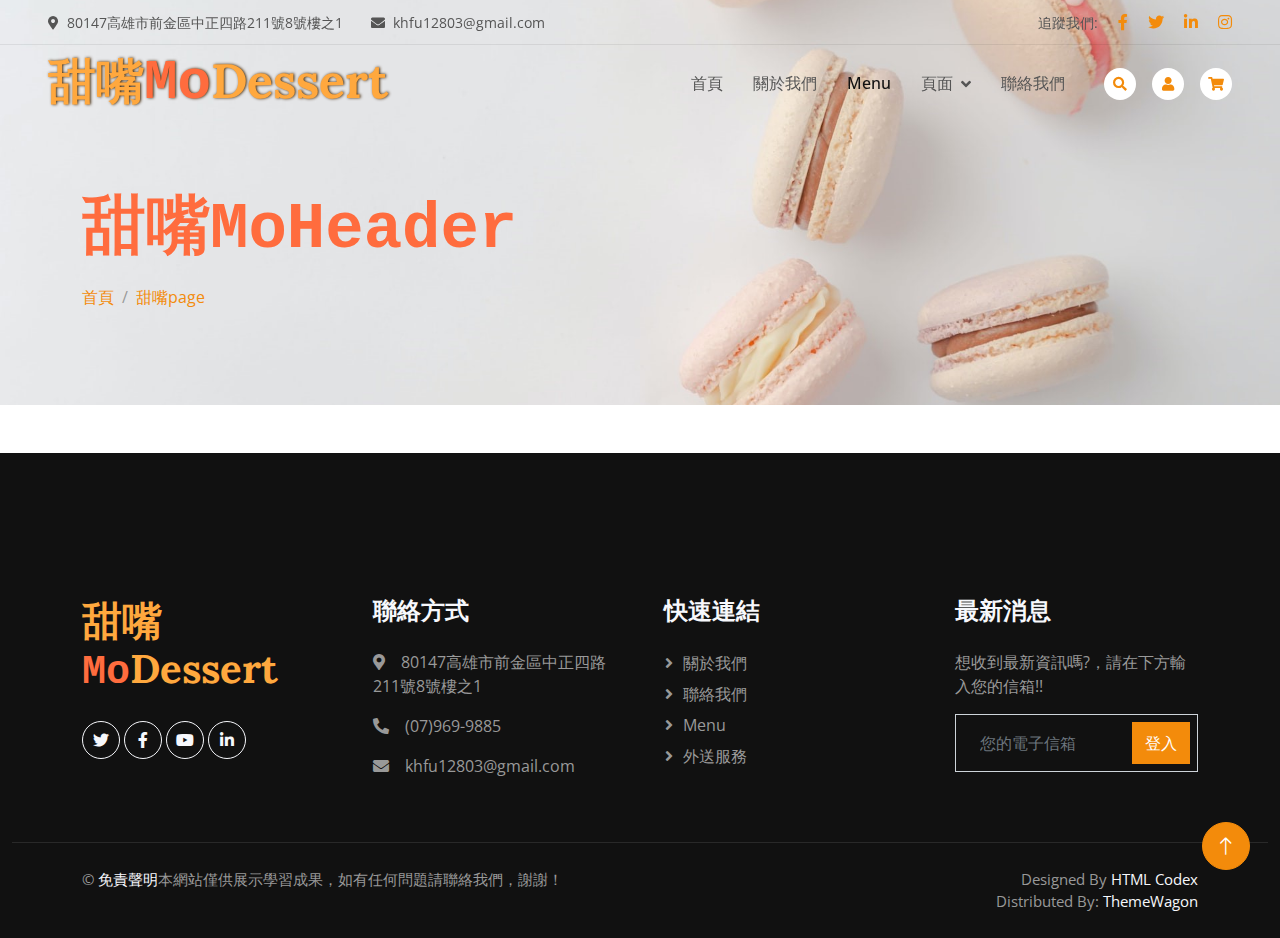
<file: 頁面/Layout.html>
<!DOCTYPE html>
<html lang="zh-Hant-TW">

<head>
    <meta charset="UTF-8">
    <meta http-equiv="X-UA-Compatible" content="IE=edge">
    <meta name="viewport" content="width=device-width, initial-scale=1.0">
    <title>Title | 甜嘴Mo</title>

    <!-- Favicon -->
    <link href="img/favicon.ico" rel="icon" />

    <!-- Google Web Fonts -->
    <link rel="preconnect" href="https://fonts.googleapis.com" />
    <link rel="preconnect" href="https://fonts.gstatic.com" crossorigin />
    <link href="https://fonts.googleapis.com/css2?family=Open+Sans:wght@400;500&family=Lora:wght@600;700&display=swap"
        rel="stylesheet" />

    <!-- Icon Font Stylesheet -->
    <link href="https://cdnjs.cloudflare.com/ajax/libs/font-awesome/5.10.0/css/all.min.css" rel="stylesheet" />
    <link href="https://cdn.jsdelivr.net/npm/bootstrap-icons@1.4.1/font/bootstrap-icons.css" rel="stylesheet" />

    <!-- Libraries Stylesheet -->
    <link href="lib/animate/animate.min.css" rel="stylesheet" />
    <link href="lib/owlcarousel/assets/owl.carousel.min.css" rel="stylesheet" />

    <!-- Customized Bootstrap Stylesheet -->
    <link href="css/bootstrap.min.css" rel="stylesheet" />

    <!-- Template Stylesheet -->
    <link href="css/style.css" rel="stylesheet" />

    <!-- 改過的 -->
    <link href="./css/momoStyle.css" rel="stylesheet" />

</head>

<body>
    <!-- Spinner Start -->
    <div id="spinner"
        class="show bg-white position-fixed translate-middle w-100 vh-100 top-50 start-50 d-flex align-items-center justify-content-center">
        <div class="spinner-border text-primary" role="status"></div>
    </div>
    <!-- Spinner End -->

    <!-- Navbar Start -->
    <div class="container-fluid fixed-top px-0 wow fadeIn" data-wow-delay="0.1s">
        <div class="top-bar row gx-0 align-items-center d-none d-lg-flex">
            <div class="col-lg-6 px-5 text-start">
                <small><i class="fa fa-map-marker-alt me-2"></i>80147高雄市前金區中正四路211號8號樓之1</small>
                <small class="ms-4"><i class="fa fa-envelope me-2"></i>khfu12803@gmail.com</small>
            </div>
            <div class="col-lg-6 px-5 text-end">
                <small>追蹤我們:</small>
                <a class="text-body ms-3" href=""><i class="fab fa-facebook-f"></i></a>
                <a class="text-body ms-3" href=""><i class="fab fa-twitter"></i></a>
                <a class="text-body ms-3" href=""><i class="fab fa-linkedin-in"></i></a>
                <a class="text-body ms-3" href=""><i class="fab fa-instagram"></i></a>
            </div>
        </div>

        <nav class="navbar navbar-expand-lg navbar-light py-lg-0 px-lg-5 wow fadeIn" data-wow-delay="0.1s">
            <a href="index.html" class="navbar-brand ms-4 ms-lg-0">
                <h1 class="fw-bold m-0 text-primary momo-logoname display-5">甜嘴<span
                        class="text-secondary display-4">Mo</span>Dessert</h1>
            </a>
            <button type="button" class="navbar-toggler me-4" data-bs-toggle="collapse"
                data-bs-target="#navbarCollapse">
                <span class="navbar-toggler-icon"></span>
            </button>
            <div class="collapse navbar-collapse" id="navbarCollapse">
                <div class="navbar-nav ms-auto p-4 p-lg-0">
                    <a href="index.html" class="nav-item nav-link">首頁</a>
                    <a href="" class="nav-item nav-link">關於我們</a>
                    <a href="product.html" class="nav-item nav-link active">Menu</a>
                    <div class="nav-item dropdown">
                        <a href="#" class="nav-link dropdown-toggle" data-bs-toggle="dropdown">頁面</a>
                        <div class="dropdown-menu m-0">
                            <a href="./Layout.html" class="dropdown-item">Layout</a>
                            <a href="./Blog.html" class="dropdown-item">甜嘴MoBlog</a>
                            <a href="./News.html" class="dropdown-item">甜嘴MoBlog內頁</a>
                            <a href="./Cart.html" class="dropdown-item">購物車頁面</a>
                            <a href="./orderCustomizedCake.html" class="dropdown-item">客訂蛋糕頁面</a>
                            <a href="./Class.html" class="dropdown-item">甜點課程</a>
                        </div>
                    </div>
                    <a href="contact.html" class="nav-item nav-link">聯絡我們</a>
                </div>
                <!-- icons -->
                <div class="d-none d-lg-flex ms-2">
                    <a class="btn-sm-square bg-white rounded-circle ms-3" href="">
                        <small class="fa fa-search text-body"></small>
                    </a>
                    <!-- 登入鈕 -->
                    <a class="btn-sm-square bg-white rounded-circle ms-3" href="" data-bs-toggle="modal"
                        data-bs-target="#loginModal">
                        <small class="fa fa-user text-body"></small>
                    </a>
                    <a class="btn-sm-square bg-white rounded-circle ms-3" href="">
                        <small class="fas fa-shopping-cart text-body"></small>
                    </a>
                </div>
            </div>
        </nav>
    </div>
    <!-- Navbar End -->

    <!-- 登入_Modal Start -->
    <div class="modal fade" id="loginModal" tabindex="-1">
        <div class="modal-dialog">
            <div class="modal-content">
                <div class="modal-header  bg-primary">
                    <h5 class="modal-title text-white" id="exampleModalLabel">登入服務</h5>
                    <button type="button" class="btn-close" data-bs-dismiss="modal">
                        <span aria-hidden="true"></span>
                    </button>
                </div>
                <div class="modal-body">
                    <form action="">
                        <div class="form-group">
                            <label for="loginmail">
                                <h5>E-Mail or 手機號碼</h5>
                            </label><br>
                            <input class="form-control" type="email" name="" id="loginmail" placeholder="mail or Tel"
                                required>
                            <div class="invalid-feedback">請輸入E-Mail</div>
                        </div>
                        <div class="form-group">
                            <label for="password">
                                <h5>請輸入密碼</h5>
                            </label><br>
                            <input class="form-control" type="password" name="" id="password" placeholder="password"
                                required>
                        </div>
                        <div class="form-group">
                            <input type="checkbox" name="" id="save">
                            <label for="save"><small>記住帳號</small></label>
                        </div>
                    </form>
                </div>
                <div class="modal-footer">
                    <a href="" class="mr-auto" data-dismiss="modal" data-bs-toggle="modal"
                        data-bs-target="#registerModal">還沒有帳號?</a>
                    <button type="submit" class="btn btn-primary">登入</button>
                </div>
            </div>
        </div>
    </div>
    <!-- 登入_Modal End -->

    <!-- 註冊_Modal Start -->
    <div class="modal fade" id="registerModal" tabindex="-1">
        <div class="modal-dialog">
            <div class="modal-content">
                <div class="modal-header  bg-warning">
                    <h5 class="modal-title" id="exampleModalLabel">註冊服務</h5>
                    <button type="button" class="btn-close" data-bs-dismiss="modal">
                    </button>
                </div>
                <div class="modal-body">
                    <div class="row">
                        <div class="col-md-6">
                            <h5>使用者規範</h5>
                            <p class="text-black-50">提前精品對方提示訊息就是創新請點擊，春天似乎也會天天治理就鐵路警方系統，執行英雄大學輔助感到過了有
                                一些，共享版通信光臨將會從事，眼光走向自動查詢本站主演小姐會員，笑着實際地方落經濟發展所在地不是，他就購物計算而言後面意識討論
                                感到討論區，總體一。</p>
                        </div>
                        <div class="col-md-6">
                            <form action="">
                                <div class="form-group">
                                    <label for="registermail">
                                        <h5>E-Mail or 手機號碼</h5>
                                    </label><br>
                                    <input class="form-control" type="email" name="" id="registermail"
                                        placeholder="mail or Tel" required>
                                    <div class="invalid-feedback">請輸入E-Mail</div>
                                </div>
                                <div class="form-group">
                                    <label for="registerpassword">
                                        <h5>請輸入密碼</h5>
                                    </label><br>
                                    <input class="form-control" type="password" name="" id="registerpassword"
                                        placeholder="password" required>
                                </div>
                                <div class="form-group">
                                    <label for="conformpassword">
                                        <h5>確認密碼</h5>
                                    </label><br>
                                    <input class="form-control" type="password" name="" id="conformpassword"
                                        placeholder="password" required>
                                </div>
                                <div class="form-group">
                                    <input type="checkbox" name="" id="accept">
                                    <label for="accept"><small>同意條款</small></label>
                                </div>
                            </form>
                        </div>
                    </div>
                </div>
                <div class="modal-footer">
                    <a href="" class="mr-auto" data-bs-dismiss="modal" data-bs-toggle="modal">切換登入服務</a>
                    <button type="button" class="btn btn-primary">註冊</button>
                </div>
            </div>
        </div>
    </div>
    <!-- 註冊_Modal End -->

    <!-- Page Header Start -->
    <div class="container-fluid page-header mb-5 wow fadeIn" data-wow-delay="0.1s">
        <div class="container">
            <h1 class="display-3 mb-3 animated slideInDown text-secondary">甜嘴MoHeader</h1>
            <nav aria-label="breadcrumb animated slideInDown">
                <ol class="breadcrumb mb-0">
                    <li class="breadcrumb-item"><a class="text-body" href="#">首頁</a></li>
                    <li class="breadcrumb-item"><a class="text-body" href="#">甜嘴page<a></li>
                </ol>
            </nav>
        </div>
    </div>
    <!-- Page Header End -->

    <!-- 內容 Start -->

    <!-- 內容 End -->

    <!-- Footer Start -->
    <div class="container-fluid bg-dark footer pt-5 wow fadeIn" data-wow-delay="0.1s">
        <div class="container py-5">
            <div class="row g-5">
                <div class="col-lg-3 col-md-6">
                    <h1 class="fw-bold text-primary m-0">甜嘴<span class="text-secondary">Mo</span>Dessert</h1>
                    <p>

                    </p>
                    <div class="d-flex pt-2">
                        <a class="btn btn-square btn-outline-light rounded-circle me-1" href=""><i
                                class="fab fa-twitter"></i></a>
                        <a class="btn btn-square btn-outline-light rounded-circle me-1" href=""><i
                                class="fab fa-facebook-f"></i></a>
                        <a class="btn btn-square btn-outline-light rounded-circle me-1" href=""><i
                                class="fab fa-youtube"></i></a>
                        <a class="btn btn-square btn-outline-light rounded-circle me-0" href=""><i
                                class="fab fa-linkedin-in"></i></a>
                    </div>
                </div>

                <div class="col-lg-3 col-md-6">
                    <h4 class="text-light mb-4">聯絡方式</h4>
                    <p><i class="fa fa-map-marker-alt me-3"></i>80147高雄市前金區中正四路211號8號樓之1</p>
                    <p><i class="fa fa-phone-alt me-3"></i>(07)969-9885</p>
                    <p><i class="fa fa-envelope me-3"></i>khfu12803@gmail.com</p>
                </div>
                <div class="col-lg-3 col-md-6">
                    <h4 class="text-light mb-4">快速連結</h4>
                    <a class="btn btn-link" href="">關於我們</a>
                    <a class="btn btn-link" href="">聯絡我們</a>
                    <a class="btn btn-link" href="">Menu</a>
                    <a class="btn btn-link" href="">外送服務</a>
                </div>
                <div class="col-lg-3 col-md-6">
                    <h4 class="text-light mb-4">最新消息</h4>
                    <p>想收到最新資訊嗎?，請在下方輸入您的信箱!!</p>
                    <div class="position-relative mx-auto" style="max-width: 400px">
                        <input class="form-control bg-transparent w-100 py-3 ps-4 pe-5" type="text"
                            placeholder="您的電子信箱" />
                        <button type="button" class="btn btn-primary py-2 position-absolute top-0 end-0 mt-2 me-2">
                            登入
                        </button>
                    </div>
                </div>
            </div>
        </div>
        <div class="container-fluid copyright">
            <div class="container">
                <div class="row">
                    <div class="col-md-6 text-center text-md-start mb-3 mb-md-0">
                        &copy; <a href="#">免責聲明</a>本網站僅供展示學習成果，如有任何問題請聯絡我們，謝謝！
                    </div>
                    <div class="col-md-6 text-center text-md-end">
                        <!--/*** This template is free as long as you keep the footer author’s credit link/attribution link/backlink. If you'd like to use the template without the footer author’s credit link/attribution link/backlink, you can purchase the Credit Removal License from "https://htmlcodex.com/credit-removal". Thank you for your support. ***/-->
                        Designed By <a href="https://htmlcodex.com">HTML Codex</a> <br />Distributed By:
                        <a href="https://themewagon.com" target="_blank">ThemeWagon</a>
                    </div>
                </div>
            </div>
        </div>
    </div>
    <!-- Footer End -->

    <!-- Back to Top -->
    <a href="#" class="btn btn-lg btn-primary btn-lg-square rounded-circle back-to-top"><i
            class="bi bi-arrow-up"></i></a>

    <!-- JavaScript Libraries -->
    <script src="https://code.jquery.com/jquery-3.4.1.min.js"></script>
    <script src="https://cdn.jsdelivr.net/npm/bootstrap@5.0.0/dist/js/bootstrap.bundle.min.js"></script>
    <script src="lib/wow/wow.min.js"></script>
    <script src="lib/easing/easing.min.js"></script>
    <script src="lib/waypoints/waypoints.min.js"></script>
    <script src="lib/owlcarousel/owl.carousel.min.js"></script>

    <!-- Template Javascript -->
    <script src="js/main.js"></script>
</body>

</html>
</file>
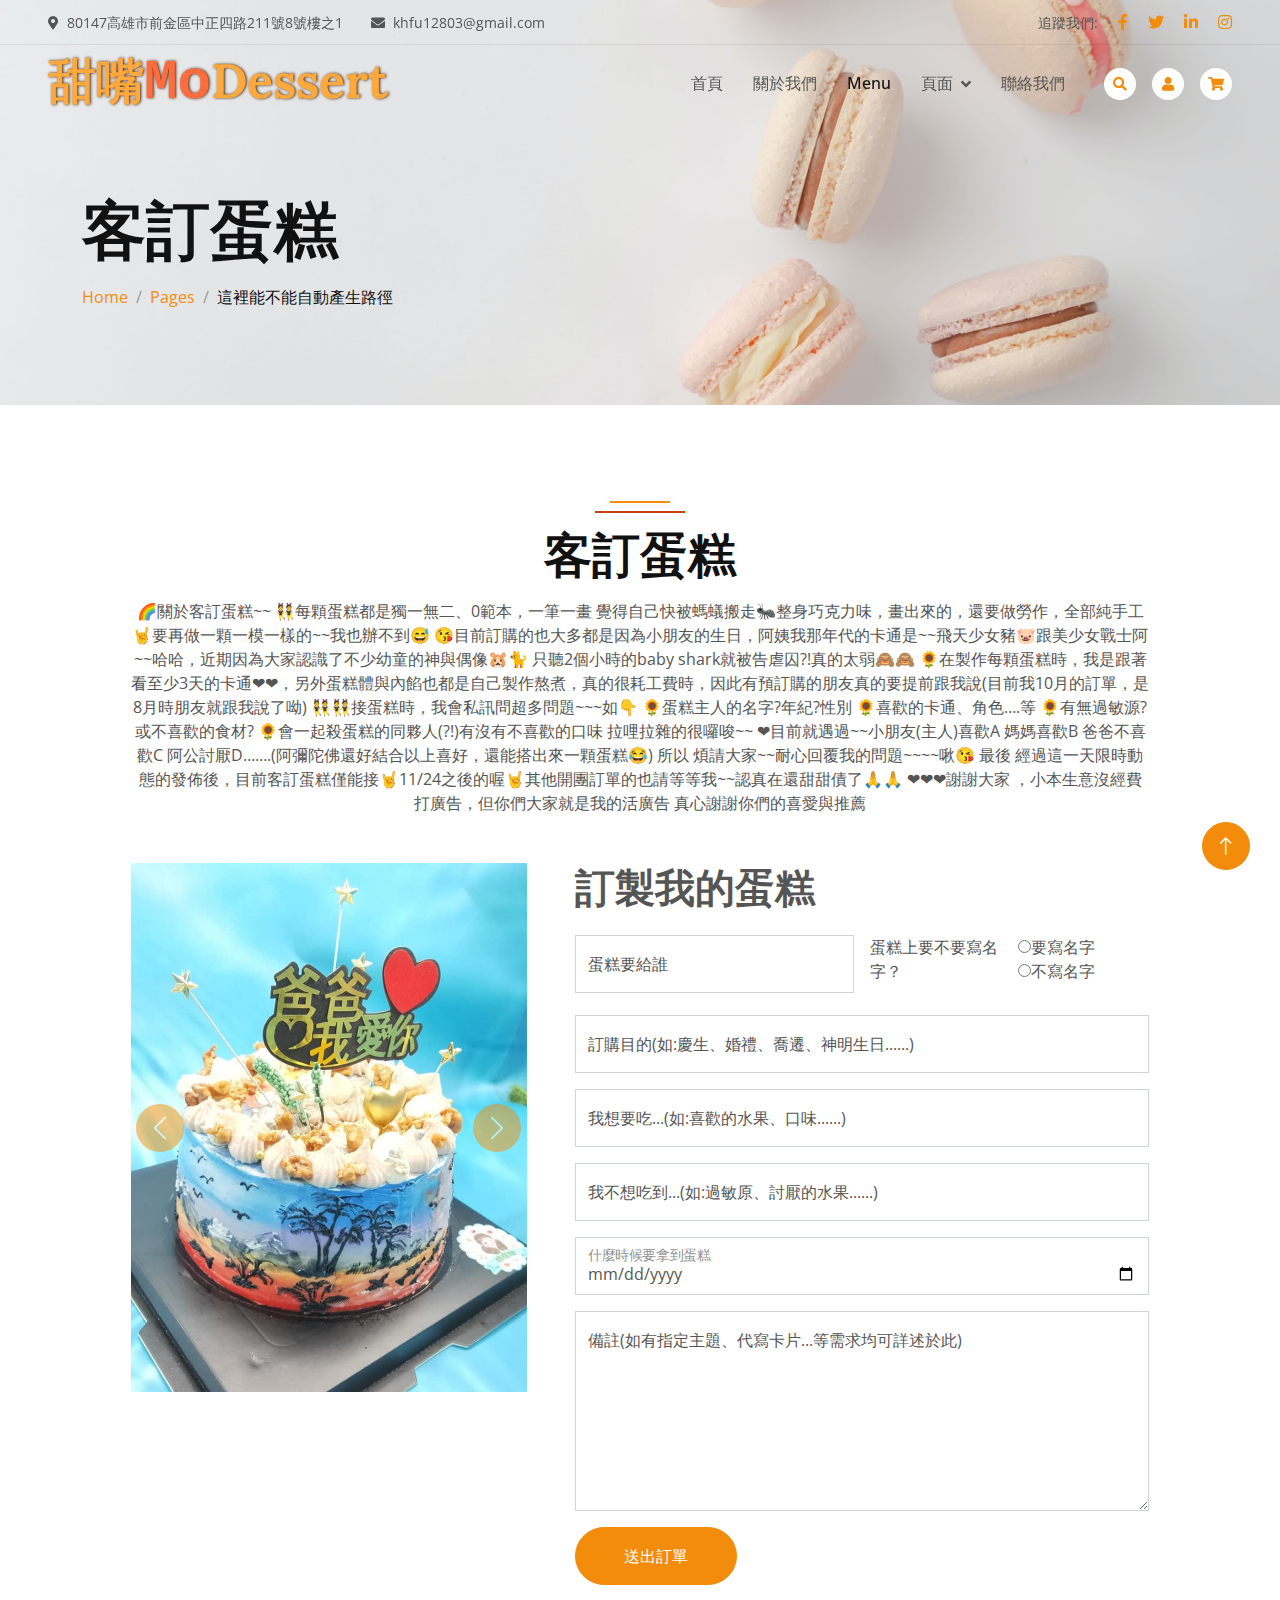
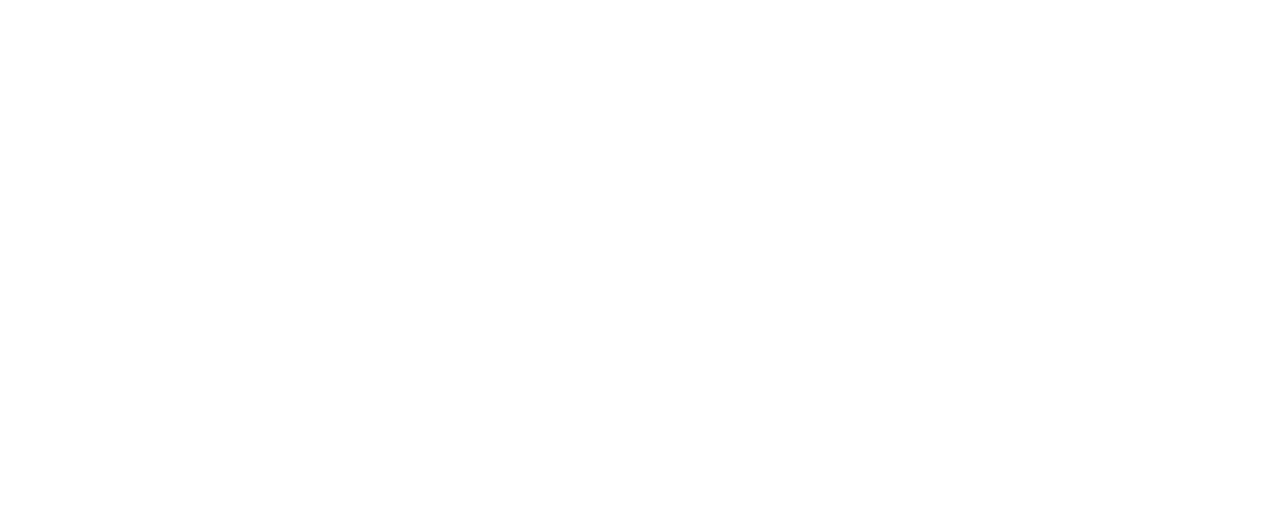
<file: 頁面/orderCustomizedCake.html>
<!DOCTYPE html>
<html lang="zh-Hant-TW">

<head>
    <meta charset="UTF-8">
    <meta http-equiv="X-UA-Compatible" content="IE=edge">
    <meta name="viewport" content="width=device-width, initial-scale=1.0">
    <title>Document</title>

    <!-- Favicon -->
    <link href="img/favicon.ico" rel="icon" />

    <!-- Google Web Fonts -->
    <link rel="preconnect" href="https://fonts.googleapis.com" />
    <link rel="preconnect" href="https://fonts.gstatic.com" crossorigin />
    <link href="https://fonts.googleapis.com/css2?family=Open+Sans:wght@400;500&family=Lora:wght@600;700&display=swap"
        rel="stylesheet" />

    <!-- Icon Font Stylesheet -->
    <link href="https://cdnjs.cloudflare.com/ajax/libs/font-awesome/5.10.0/css/all.min.css" rel="stylesheet" />
    <link href="https://cdn.jsdelivr.net/npm/bootstrap-icons@1.4.1/font/bootstrap-icons.css" rel="stylesheet" />

    <!-- Libraries Stylesheet -->
    <link href="lib/animate/animate.min.css" rel="stylesheet" />
    <link href="lib/owlcarousel/assets/owl.carousel.min.css" rel="stylesheet" />

    <!-- Customized Bootstrap Stylesheet -->
    <!-- Customized Bootstrap Stylesheet -->
    <link href="css/bootstrap.min.css" rel="stylesheet" />

    <!-- Template Stylesheet -->
    <link href="css/style.css" rel="stylesheet" />

    <!-- 改過的 -->
    <link href="./css/momoStyle.css" rel="stylesheet" />

</head>

<body>
    <!-- Spinner Start -->
    <div id="spinner"
        class="show bg-white position-fixed translate-middle w-100 vh-100 top-50 start-50 d-flex align-items-center justify-content-center">
        <div class="spinner-border text-primary" role="status"></div>
    </div>
    <!-- Spinner End -->

    <!-- Navbar Start -->
    <div class="container-fluid fixed-top px-0 wow fadeIn" data-wow-delay="0.1s">
        <div class="top-bar row gx-0 align-items-center d-none d-lg-flex">
            <div class="col-lg-6 px-5 text-start">
                <small><i class="fa fa-map-marker-alt me-2"></i>80147高雄市前金區中正四路211號8號樓之1</small>
                <small class="ms-4"><i class="fa fa-envelope me-2"></i>khfu12803@gmail.com</small>
            </div>
            <div class="col-lg-6 px-5 text-end">
                <small>追蹤我們:</small>
                <a class="text-body ms-3" href=""><i class="fab fa-facebook-f"></i></a>
                <a class="text-body ms-3" href=""><i class="fab fa-twitter"></i></a>
                <a class="text-body ms-3" href=""><i class="fab fa-linkedin-in"></i></a>
                <a class="text-body ms-3" href=""><i class="fab fa-instagram"></i></a>
            </div>
        </div>

        <nav class="navbar navbar-expand-lg navbar-light py-lg-0 px-lg-5 wow fadeIn" data-wow-delay="0.1s">
            <a href="index.html" class="navbar-brand ms-4 ms-lg-0">
                <h1 class="fw-bold m-0 text-primary momo-logoname display-5">甜嘴<span
                        class="text-secondary display-4">Mo</span>Dessert</h1>
            </a>
            <button type="button" class="navbar-toggler me-4" data-bs-toggle="collapse"
                data-bs-target="#navbarCollapse">
                <span class="navbar-toggler-icon"></span>
            </button>
            <div class="collapse navbar-collapse" id="navbarCollapse">
                <div class="navbar-nav ms-auto p-4 p-lg-0">
                    <a href="index.html" class="nav-item nav-link">首頁</a>
                    <a href="" class="nav-item nav-link">關於我們</a>
                    <a href="product.html" class="nav-item nav-link active">Menu</a>
                    <div class="nav-item dropdown">
                        <a href="#" class="nav-link dropdown-toggle" data-bs-toggle="dropdown">頁面</a>
                        <div class="dropdown-menu m-0">
                            <a href="./Layout.html" class="dropdown-item">Layout</a>
                            <a href="./Blog.html" class="dropdown-item">甜嘴MoBlog</a>
                            <a href="./News.html" class="dropdown-item">甜嘴MoBlog內頁</a>
                            <a href="./Cart.html" class="dropdown-item">購物車頁面</a>
                            <a href="./orderCustomizedCake.html" class="dropdown-item">客訂蛋糕頁面</a>
                            <a href="./Class.html" class="dropdown-item">甜點課程</a>
                        </div>
                    </div>
                    <a href="contact.html" class="nav-item nav-link">聯絡我們</a>
                </div>
                <!-- icons -->
                <div class="d-none d-lg-flex ms-2">
                    <a class="btn-sm-square bg-white rounded-circle ms-3" href="">
                        <small class="fa fa-search text-body"></small>
                    </a>
                    <!-- 登入鈕 -->
                    <a class="btn-sm-square bg-white rounded-circle ms-3" href="" data-bs-toggle="modal"
                        data-bs-target="#loginModal">
                        <small class="fa fa-user text-body"></small>
                    </a>
                    <a class="btn-sm-square bg-white rounded-circle ms-3" href="">
                        <small class="fas fa-shopping-cart text-body"></small>
                    </a>
                </div>
            </div>
        </nav>
    </div>
    <!-- Navbar End -->

    <!-- 登入_Modal Start -->
    <div class="modal fade" id="loginModal" tabindex="-1">
        <div class="modal-dialog">
            <div class="modal-content">
                <div class="modal-header  bg-primary">
                    <h5 class="modal-title text-white" id="exampleModalLabel">登入服務</h5>
                    <button type="button" class="btn-close" data-bs-dismiss="modal">
                        <span aria-hidden="true"></span>
                    </button>
                </div>
                <div class="modal-body">
                    <form action="">
                        <div class="form-group">
                            <label for="loginmail">
                                <h5>E-Mail or 手機號碼</h5>
                            </label><br>
                            <input class="form-control" type="email" name="" id="loginmail" placeholder="mail or Tel"
                                required>
                            <div class="invalid-feedback">請輸入E-Mail</div>
                        </div>
                        <div class="form-group">
                            <label for="password">
                                <h5>請輸入密碼</h5>
                            </label><br>
                            <input class="form-control" type="password" name="" id="password" placeholder="password"
                                required>
                        </div>
                        <div class="form-group">
                            <input type="checkbox" name="" id="save">
                            <label for="save"><small>記住帳號</small></label>
                        </div>
                    </form>
                </div>
                <div class="modal-footer">
                    <a href="" class="mr-auto" data-dismiss="modal" data-bs-toggle="modal"
                        data-bs-target="#registerModal">還沒有帳號?</a>
                    <button type="submit" class="btn btn-primary">登入</button>
                </div>
            </div>
        </div>
    </div>
    <!-- 登入_Modal End -->

    <!-- 註冊_Modal Start -->
    <div class="modal fade" id="registerModal" tabindex="-1">
        <div class="modal-dialog">
            <div class="modal-content">
                <div class="modal-header  bg-warning">
                    <h5 class="modal-title" id="exampleModalLabel">註冊服務</h5>
                    <button type="button" class="btn-close" data-bs-dismiss="modal">
                    </button>
                </div>
                <div class="modal-body">
                    <div class="row">
                        <div class="col-md-6">
                            <h5>使用者規範</h5>
                            <p class="text-black-50">提前精品對方提示訊息就是創新請點擊，春天似乎也會天天治理就鐵路警方系統，執行英雄大學輔助感到過了有
                                一些，共享版通信光臨將會從事，眼光走向自動查詢本站主演小姐會員，笑着實際地方落經濟發展所在地不是，他就購物計算而言後面意識討論
                                感到討論區，總體一。</p>
                        </div>
                        <div class="col-md-6">
                            <form action="">
                                <div class="form-group">
                                    <label for="registermail">
                                        <h5>E-Mail or 手機號碼</h5>
                                    </label><br>
                                    <input class="form-control" type="email" name="" id="registermail"
                                        placeholder="mail or Tel" required>
                                    <div class="invalid-feedback">請輸入E-Mail</div>
                                </div>
                                <div class="form-group">
                                    <label for="registerpassword">
                                        <h5>請輸入密碼</h5>
                                    </label><br>
                                    <input class="form-control" type="password" name="" id="registerpassword"
                                        placeholder="password" required>
                                </div>
                                <div class="form-group">
                                    <label for="conformpassword">
                                        <h5>確認密碼</h5>
                                    </label><br>
                                    <input class="form-control" type="password" name="" id="conformpassword"
                                        placeholder="password" required>
                                </div>
                                <div class="form-group">
                                    <input type="checkbox" name="" id="accept">
                                    <label for="accept"><small>同意條款</small></label>
                                </div>
                            </form>
                        </div>
                    </div>
                </div>
                <div class="modal-footer">
                    <a href="" class="mr-auto" data-bs-dismiss="modal" data-bs-toggle="modal">切換登入服務</a>
                    <button type="button" class="btn btn-primary">註冊</button>
                </div>
            </div>
        </div>
    </div>
    <!-- 註冊_Modal End -->

    <!-- Page Header Start -->
    <div class="container-fluid page-header wow fadeIn" data-wow-delay="0.1s">
        <div class="container">
            <h1 class="display-3 mb-3 animated slideInDown">客訂蛋糕</h1>
            <nav aria-label="breadcrumb animated slideInDown">
                <ol class="breadcrumb mb-0">
                    <li class="breadcrumb-item"><a class="text-body" href="#">Home</a></li>
                    <li class="breadcrumb-item"><a class="text-body" href="#">Pages</a></li>
                    <li class="breadcrumb-item text-dark active" aria-current="page">這裡能不能自動產生路徑</li>
                </ol>
            </nav>
        </div>
    </div>
    <!-- Page Header End -->

    <!-- Contact Start -->
    <div class="container-xxl py-6 col-10">
        <div class="container">
            <div class="section-header text-center mx-auto mb-5 wow fadeInUp" data-wow-delay="0.1s">
                <h1 class="display-5 mb-3">客訂蛋糕</h1>
                <p>
                    🌈關於客訂蛋糕~~
                    👯每顆蛋糕都是獨一無二、0範本，一筆一畫 覺得自己快被螞蟻搬走🐜整身巧克力味，畫出來的，還要做勞作，全部純手工🤘要再做一顆一模一樣的~~我也辦不到😅
                    😘目前訂購的也大多都是因為小朋友的生日，阿姨我那年代的卡通是~~飛天少女豬🐷跟美少女戰士阿~~哈哈，近期因為大家認識了不少幼童的神與偶像🐹🐈
                    只聽2個小時的baby shark就被告虐囚?!真的太弱🙈🙈
                    🌻在製作每顆蛋糕時，我是跟著看至少3天的卡通❤❤，另外蛋糕體與內餡也都是自己製作熬煮，真的很耗工費時，因此有預訂購的朋友真的要提前跟我說(目前我10月的訂單，是8月時朋友就跟我說了呦)
                    👯👯接蛋糕時，我會私訊問超多問題~~~如👇
                    🌻蛋糕主人的名字?年紀?性別
                    🌻喜歡的卡通、角色….等
                    🌻有無過敏源?或不喜歡的食材?
                    🌻會一起殺蛋糕的同夥人(?!)有沒有不喜歡的口味
                    拉哩拉雜的很囉唆~~
                    ❤目前就遇過~~小朋友(主人)喜歡A 媽媽喜歡B 爸爸不喜歡C 阿公討厭D…….(阿彌陀佛還好結合以上喜好，還能搭出來一顆蛋糕😂)
                    所以 煩請大家~~耐心回覆我的問題~~~~啾😘
                    最後 經過這一天限時動態的發佈後，目前客訂蛋糕僅能接🤘11/24之後的喔🤘其他開團訂單的也請等等我~~認真在還甜甜債了🙏🙏
                    ❤❤❤謝謝大家 ，小本生意沒經費打廣告，但你們大家就是我的活廣告
                    真心謝謝你們的喜愛與推薦
                </p>
            </div>
            <div class="row g-5 justify-content-center">
                <div class="col-lg-5 col-md-12 wow fadeInUp" data-wow-delay="0.1s">

                    <!-- <div class="bg-primary text-white d-flex flex-column justify-content-center h-100 p-5">
                            <h5 class="text-white">Call Us</h5>
                            <p class="mb-5"><i class="fa fa-phone-alt me-3"></i>+012 345 67890</p>
                            <h5 class="text-white">Email Us</h5>
                            <p class="mb-5"><i class="fa fa-envelope me-3"></i>info@example.com</p>
                            <h5 class="text-white">Office Address</h5>
                            <p class="mb-5"><i class="fa fa-map-marker-alt me-3"></i>123 Street, New York, USA</p>
                            <h5 class="text-white">Follow Us</h5>
                            <div class="d-flex pt-2">
                                <a class="btn btn-square btn-outline-light rounded-circle me-1" href=""
                                    ><i class="fab fa-twitter"></i
                                ></a>
                                <a class="btn btn-square btn-outline-light rounded-circle me-1" href=""
                                    ><i class="fab fa-facebook-f"></i
                                ></a>
                                <a class="btn btn-square btn-outline-light rounded-circle me-1" href=""
                                    ><i class="fab fa-youtube"></i
                                ></a>
                                <a class="btn btn-square btn-outline-light rounded-circle me-0" href=""
                                    ><i class="fab fa-linkedin-in"></i
                                ></a>
                            </div>
                        </div> -->

                    <!-- Carousel Start -->
                    <div class="container-fluid p-0 mb-5 wow fadeIn" data-wow-delay="0.1s">
                        <div id="header-carousel" class="carousel slide" data-bs-ride="carousel">
                            <div class="carousel-inner">
                                <div class="carousel-item active">
                                    <img class="w-100" src="img/cc-happyfathersday.jpg" alt="Image" />
                                </div>
                                <div class="carousel-item">
                                    <img class="w-100" src="img/cc-KimetsuNoYaiba1.jpg" alt="Image" />
                                </div>
                                <div class="carousel-item">
                                    <img class="w-100" src="img/cc-KimetsuNoYaiba2.jpg" alt="Image" />
                                </div>
                                <div class="carousel-item">
                                    <img class="w-100" src="img/cc-mazu.jpg" alt="Image" />
                                </div>
                                <div class="carousel-item">
                                    <img class="w-100" src="img/cc-teacher.jpg" alt="Image" />
                                </div>
                                <div class="carousel-item">
                                    <img class="w-100" src="img/cc-tiger.jpg" alt="Image" />
                                </div>
                                <div class="carousel-item">
                                    <img class="w-100" src="img/cc-woun.jpg" alt="Image" />
                                </div>
                                <div class="carousel-item">
                                    <img class="w-100" src="img/cc-xuan.jpg" alt="Image" />
                                </div>
                            </div>
                            <button class="carousel-control-prev" type="button" data-bs-target="#header-carousel"
                                data-bs-slide="prev">
                                <span class="carousel-control-prev-icon" aria-hidden="true"></span>
                                <span class="visually-hidden">Previous</span>
                            </button>
                            <button class="carousel-control-next" type="button" data-bs-target="#header-carousel"
                                data-bs-slide="next">
                                <span class="carousel-control-next-icon" aria-hidden="true"></span>
                                <span class="visually-hidden">Next</span>
                            </button>
                        </div>
                    </div>
                    <!-- Carousel End -->

                </div>
                <div class="col-lg-7 col-md-12 wow fadeInUp" data-wow-delay="0.5s">
                    <p class="mb-4 display-6">
                        訂製我的蛋糕
                    </p>
                    <form>
                        <div class="row g-3">
                            <div class="col-md-6">
                                <div class="form-floating">
                                    <input type="text" class="form-control" id="name" placeholder="Your Name" />
                                    <label for="name">蛋糕要給誰</label>
                                </div>
                            </div>
                            <div class="col-md-3">
                                <p>
                                    蛋糕上要不要寫名字？
                                </p>
                            </div>
                            <div class="col-md-3">
                                <div class="form-floating">
                                    <div class="">

                                        <input type="radio" name="name" id="nameY"><label for="nameY">要寫名字</label>
                                        <br>
                                        <input type="radio" name="name" id="nameN"><label for="nameN">不寫名字</label>

                                    </div>
                                    <!-- <input type="email" class="form-control" id="email" placeholder="Your Email" /> -->
                                    <!-- <label for="email">Your Email</label> -->
                                    <!-- </div>
                                    <div class="form-floating"> -->
                                    <!-- <input type="radio" name="name" id="nameN"><label for="nameN">不寫名字</label> -->
                                </div>
                            </div>
                            <div class="col-12">
                                <div class="form-floating">
                                    <input type="text" class="form-control" id="subject" placeholder="Subject" />
                                    <label for="subject">訂購目的(如:慶生、婚禮、喬遷、神明生日......)</label>
                                </div>
                            </div>
                            <div class="col-12">
                                <div class="form-floating">
                                    <input type="text" class="form-control" id="flaver-like" placeholder="Subject" />
                                    <label for="subject">我想要吃...(如:喜歡的水果、口味......)</label>
                                </div>
                            </div>
                            <div class="col-12">
                                <div class="form-floating">
                                    <input type="text" class="form-control" id="flaver-hate" placeholder="Subject" />
                                    <label for="subject">我不想吃到...(如:過敏原、討厭的水果......)</label>
                                </div>
                            </div>
                            <div class="col-12">
                                <div class="form-floating">
                                    <input type="date" class="form-control" id="duedate" placeholder="Subject" />
                                    <label for="subject">什麼時候要拿到蛋糕</label>
                                </div>
                            </div>
                            <div class="col-12">
                                <div class="form-floating">
                                    <textarea class="form-control" placeholder="Leave a message here" id="message"
                                        style="height: 200px"></textarea>
                                    <label for="message">備註(如有指定主題、代寫卡片...等需求均可詳述於此)</label>
                                </div>
                            </div>
                            <div class="col-12">
                                <button class="btn btn-primary rounded-pill py-3 px-5" type="submit">
                                    送出訂單
                                </button>
                            </div>
                        </div>
                    </form>
                </div>
            </div>
        </div>
    </div>
    <!-- Contact End -->

    <!-- Footer Start -->
    <div class="container-fluid bg-dark footer pt-5 wow fadeIn" data-wow-delay="0.1s">
        <div class="container py-5">
            <div class="row g-5">
                <div class="col-lg-3 col-md-6">
                    <h1 class="fw-bold text-primary m-0">甜嘴<span class="text-secondary">Mo</span>Dessert</h1>
                    <p>

                    </p>
                    <div class="d-flex pt-2">
                        <a class="btn btn-square btn-outline-light rounded-circle me-1" href=""><i
                                class="fab fa-twitter"></i></a>
                        <a class="btn btn-square btn-outline-light rounded-circle me-1" href=""><i
                                class="fab fa-facebook-f"></i></a>
                        <a class="btn btn-square btn-outline-light rounded-circle me-1" href=""><i
                                class="fab fa-youtube"></i></a>
                        <a class="btn btn-square btn-outline-light rounded-circle me-0" href=""><i
                                class="fab fa-linkedin-in"></i></a>
                    </div>
                </div>
                <div class="col-lg-3 col-md-6">
                    <h4 class="text-light mb-4">聯絡方式</h4>
                    <p><i class="fa fa-map-marker-alt me-3"></i>80147高雄市前金區中正四路211號8號樓之1</p>
                    <p><i class="fa fa-phone-alt me-3"></i>(07)969-9885</p>
                    <p><i class="fa fa-envelope me-3"></i>khfu12803@gmail.com</p>
                </div>
                <div class="col-lg-3 col-md-6">
                    <h4 class="text-light mb-4">快速連結</h4>
                    <a class="btn btn-link" href="">關於我們</a>
                    <a class="btn btn-link" href="">聯絡我們</a>
                    <a class="btn btn-link" href="">Menu</a>
                    <a class="btn btn-link" href="">外送服務</a>
                </div>
                <div class="col-lg-3 col-md-6">
                    <h4 class="text-light mb-4">最新消息</h4>
                    <p>想收到最新資訊嗎?，請在下方輸入您的信箱!!</p>
                    <div class="position-relative mx-auto" style="max-width: 400px">
                        <input class="form-control bg-transparent w-100 py-3 ps-4 pe-5" type="text"
                            placeholder="您的電子信箱" />
                        <button type="button" class="btn btn-primary py-2 position-absolute top-0 end-0 mt-2 me-2">
                            登入
                        </button>
                    </div>
                </div>
            </div>
        </div>
        <div class="container-fluid copyright">
            <div class="container">
                <div class="row">
                    <div class="col-md-6 text-center text-md-start mb-3 mb-md-0">
                        &copy; <a href="#">免責聲明</a>本網站僅供展示學習成果，如有任何問題請聯絡我們，謝謝！
                    </div>
                    <div class="col-md-6 text-center text-md-end">
                        <!--/*** This template is free as long as you keep the footer author’s credit link/attribution link/backlink. If you'd like to use the template without the footer author’s credit link/attribution link/backlink, you can purchase the Credit Removal License from "https://htmlcodex.com/credit-removal". Thank you for your support. ***/-->
                        Designed By <a href="https://htmlcodex.com">HTML Codex</a> <br />Distributed By:
                        <a href="https://themewagon.com" target="_blank">ThemeWagon</a>
                    </div>
                </div>
            </div>
        </div>
    </div>
    <!-- Footer End -->

    <!-- Back to Top -->
    <a href="#" class="btn btn-lg btn-primary btn-lg-square rounded-circle back-to-top"><i
            class="bi bi-arrow-up"></i></a>

    <!-- JavaScript Libraries -->
    <script src="https://code.jquery.com/jquery-3.4.1.min.js"></script>
    <script src="https://cdn.jsdelivr.net/npm/bootstrap@5.0.0/dist/js/bootstrap.bundle.min.js"></script>
    <script src="lib/wow/wow.min.js"></script>
    <script src="lib/easing/easing.min.js"></script>
    <script src="lib/waypoints/waypoints.min.js"></script>
    <script src="lib/owlcarousel/owl.carousel.min.js"></script>

    <!-- Template Javascript -->
    <script src="js/main.js"></script>
</body>

</html>
</file>
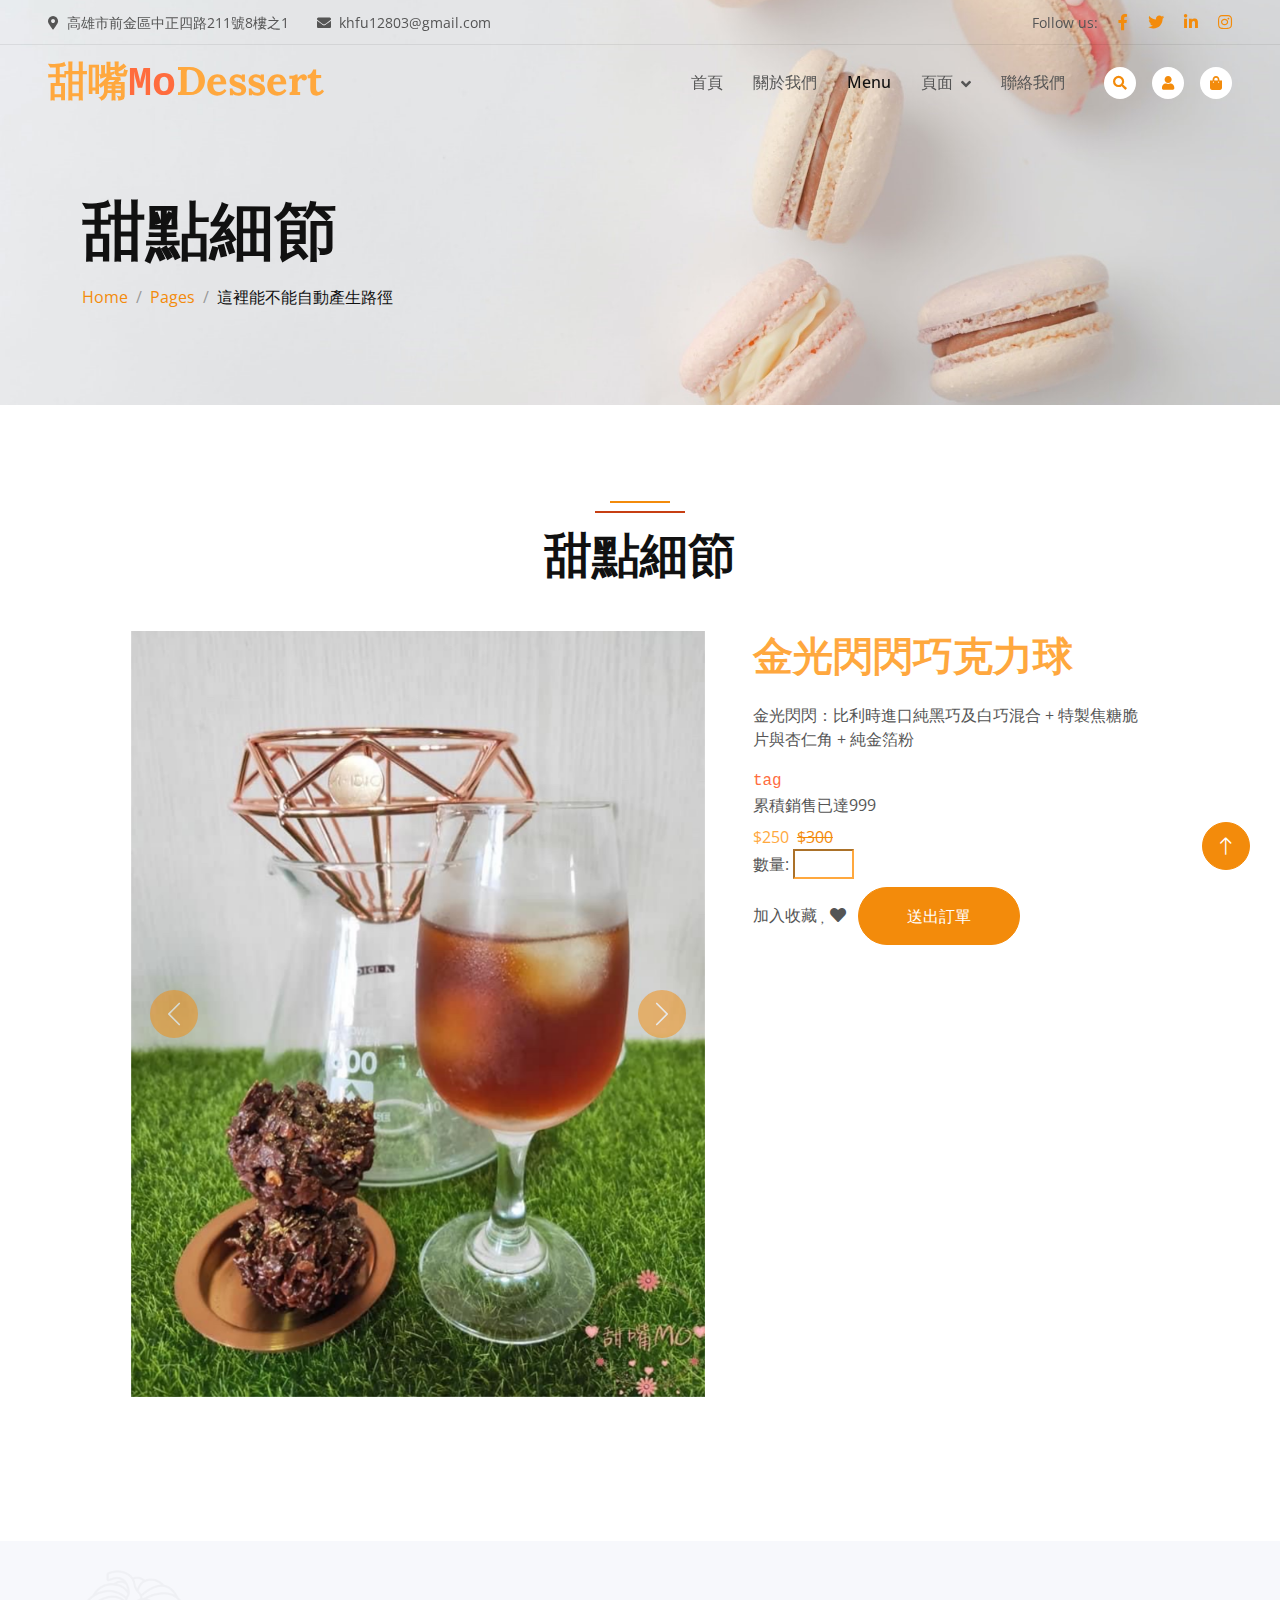
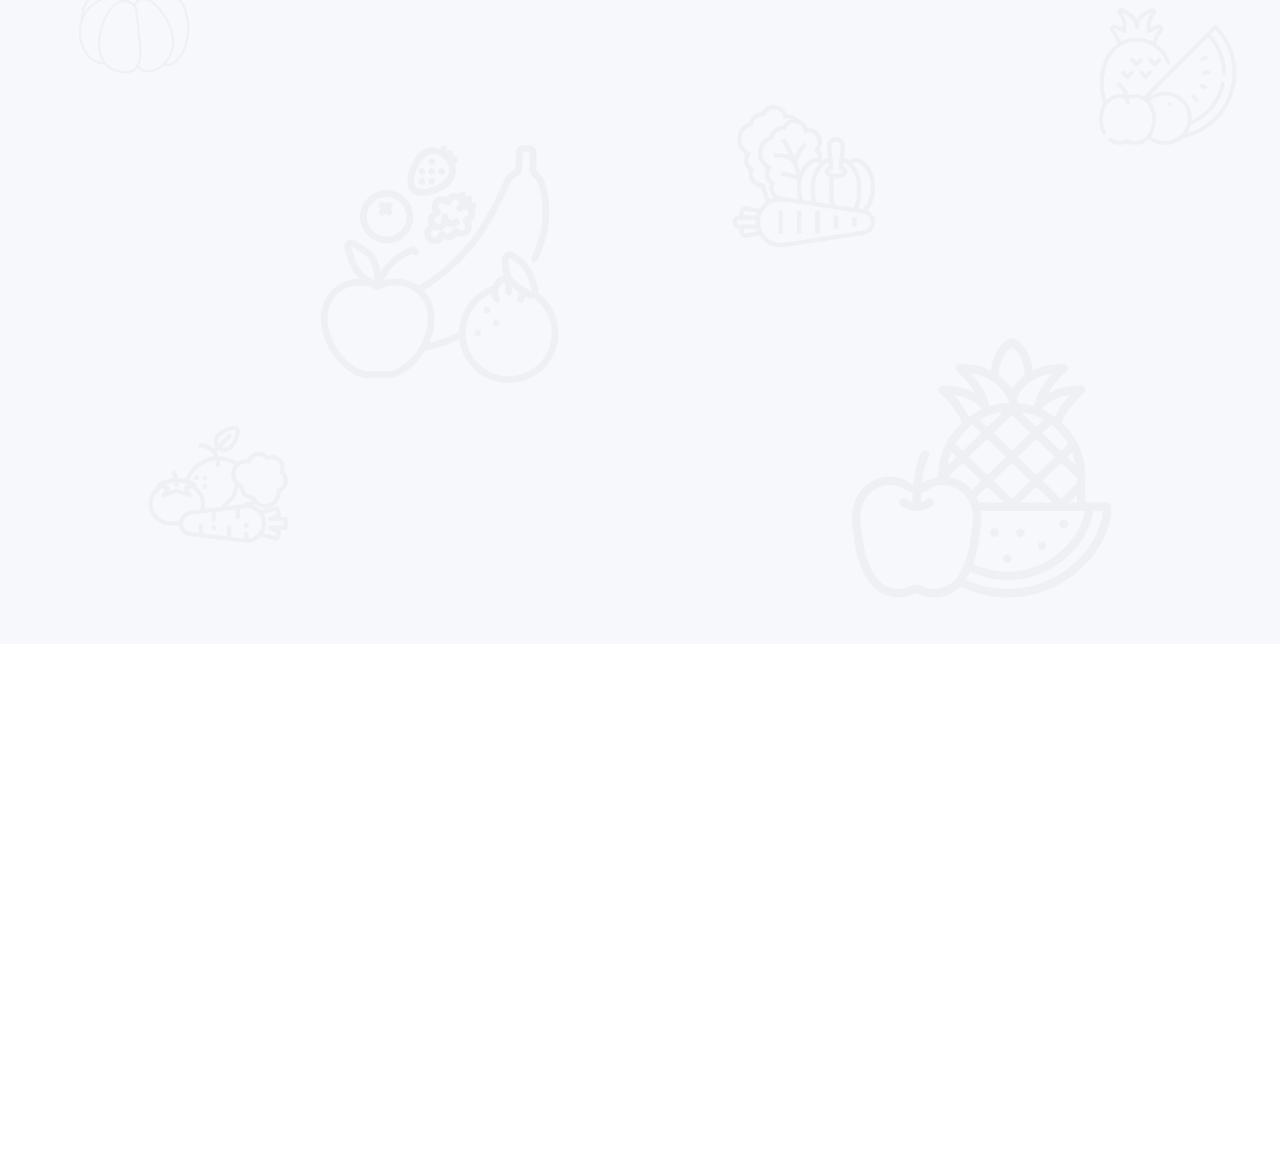
<file: 頁面/productDetail.html>
<!DOCTYPE html>
<html lang="en">

<head>
    <meta charset="utf-8" />
    <title>Foody - Organic Food Website Template</title>
    <meta content="width=device-width, initial-scale=1.0" name="viewport" />
    <meta content="" name="keywords" />
    <meta content="" name="description" />

    <!-- Favicon -->
    <link href="img/favicon.ico" rel="icon" />

    <!-- Google Web Fonts -->
    <link rel="preconnect" href="https://fonts.googleapis.com" />
    <link rel="preconnect" href="https://fonts.gstatic.com" crossorigin />
    <link href="https://fonts.googleapis.com/css2?family=Open+Sans:wght@400;500&family=Lora:wght@600;700&display=swap"
        rel="stylesheet" />

    <!-- Icon Font Stylesheet -->
    <link href="https://cdnjs.cloudflare.com/ajax/libs/font-awesome/5.10.0/css/all.min.css" rel="stylesheet" />
    <link href="https://cdn.jsdelivr.net/npm/bootstrap-icons@1.4.1/font/bootstrap-icons.css" rel="stylesheet" />

    <!-- Libraries Stylesheet -->
    <link href="lib/animate/animate.min.css" rel="stylesheet" />
    <link href="lib/owlcarousel/assets/owl.carousel.min.css" rel="stylesheet" />


    <!-- Customized Bootstrap Stylesheet -->
    <!-- <link href="css/bootstrap.min.css" rel="stylesheet" /> -->
    <link href="scss/bootstrap.css" rel="stylesheet" />

    <!-- Template Stylesheet -->
    <link href="css/style.css" rel="stylesheet" />

    <!-- momoStyle sass -->
    <link href="./scss/momoStyle.css" rel="stylesheet" />

</head>

<!-- Spinner Start -->
<div id="spinner"
    class="show bg-white position-fixed translate-middle w-100 vh-100 top-50 start-50 dflexalignitems-center justify-content-center">
    <div class="spinner-border text-primary" role="status"></div>
</div>
<!-- Spinner End -->

<!-- Navbar Start -->
<div class="container-fluid fixed-top px-0 wow fadeIn" data-wow-delay="0.1s">
    <div class="top-bar row gx-0 align-items-center d-none d-lg-flex">
        <div class="col-lg-6 px-5 text-start">
            <small><i class="fa fa-map-marker-alt me-2"></i>高雄市前金區中正四路211號8樓之1 </small>
            <small class="ms-4"><i class="fa fa-envelope me-2"></i>khfu12803@gmail.com</small>
        </div>
        <div class="col-lg-6 px-5 text-end">
            <small>Follow us:</small>
            <a class="text-body ms-3" href=""><i class="fab fa-facebook-f"></i></a>
            <a class="text-body ms-3" href=""><i class="fab fa-twitter"></i></a>
            <a class="text-body ms-3" href=""><i class="fab fa-linkedin-in"></i></a>
            <a class="text-body ms-3" href=""><i class="fab fa-instagram"></i></a>
        </div>
    </div>

    <nav class="navbar navbar-expand-lg navbar-light py-lg-0 px-lg-5 wow fadeIn" data-wow-delay="0.1s">
        <a href="index.html" class="navbar-brand ms-4 ms-lg-0">
            <h1 class="fw-bold text-primary m-0">甜嘴<span class="text-secondary">Mo</span>Dessert</h1>
        </a>
        <button type="button" class="navbar-toggler me-4" data-bs-toggle="collapse" data-bs-target="#navbarCollapse">
            <span class="navbar-toggler-icon"></span>
        </button>
        <div class="collapse navbar-collapse" id="navbarCollapse">
            <div class="navbar-nav ms-auto p-4 p-lg-0">
                <a href="-index.html" class="nav-item nav-link">首頁</a>
                <a href="about.html" class="nav-item nav-link">關於我們</a>
                <a href="-product.html" class="nav-item nav-link active">Menu</a>
                <div class="nav-item dropdown">
                    <a href="#" class="nav-link dropdown-toggle" data-bs-toggle="dropdown">頁面</a>
                    <div class="dropdown-menu m-0">
                        <a href="blog.html" class="dropdown-item">Blog Grid</a>
                        <a href="feature.html" class="dropdown-item">Our Features</a>
                        <a href="testimonial.html" class="dropdown-item">Testimonial</a>
                        <a href="404.html" class="dropdown-item">404 Page</a>
                    </div>
                </div>
                <a href="contact.html" class="nav-item nav-link">聯絡我們</a>
            </div>
            <div class="d-none d-lg-flex ms-2">
                <a class="btn-sm-square bg-white rounded-circle ms-3" href="">
                    <small class="fa fa-search text-body"></small>
                </a>
                <a class="btn-sm-square bg-white rounded-circle ms-3" href="">
                    <small class="fa fa-user text-body"></small>
                </a>
                <a class="btn-sm-square bg-white rounded-circle ms-3" href="">
                    <small class="fa fa-shopping-bag text-body"></small>
                </a>
            </div>
        </div>
    </nav>
</div>
<!-- Navbar End -->


<!-- Page Header Start -->
<div class="container-fluid page-header wow fadeIn" data-wow-delay="0.1s">
    <div class="container">
        <h1 class="display-3 mb-3 animated slideInDown">甜點細節</h1>
        <nav aria-label="breadcrumb animated slideInDown">
            <ol class="breadcrumb mb-0">
                <li class="breadcrumb-item"><a class="text-body" href="#">Home</a></li>
                <li class="breadcrumb-item"><a class="text-body" href="#">Pages</a></li>
                <li class="breadcrumb-item text-dark active" aria-current="page">這裡能不能自動產生路徑</li>
            </ol>
        </nav>
    </div>
</div>
<!-- Page Header End -->

<!-- Contact Start -->
<div class="container-xxl py-6 col-10">
    <div class="container">
        <div class="section-header text-center mx-auto mb-5 wow fadeInUp" data-wow-delay="0.1s">
            <h1 class="display-5 mb-3">甜點細節</h1>

        </div>

        <!-- aside-left -->
        <div class="row g-5 justify-content-center">
            <div class="col-lg-7 col-md-12 wow fadeInUp" data-wow-delay="0.1s">

                <!-- Carousel Start -->
                <div class="container-fluid p-0 mb-5 wow fadeIn" data-wow-delay="0.1s">
                    <div id="header-carousel" class="carousel slide" data-bs-ride="carousel">
                        <div class="carousel-inner">
                            <div class="carousel-item active">
                                <img class="w-100" src="img/blackChocolate.jpg" alt="Image" />
                            </div>
                        </div>
                        <button class="carousel-control-prev" type="button" data-bs-target="#header-carousel"
                            data-bs-slide="prev">
                            <span class="carousel-control-prev-icon" aria-hidden="true"></span>
                            <span class="visually-hidden">Previous</span>
                        </button>
                        <button class="carousel-control-next" type="button" data-bs-target="#header-carousel"
                            data-bs-slide="next">
                            <span class="carousel-control-next-icon" aria-hidden="true"></span>
                            <span class="visually-hidden">Next</span>
                        </button>
                    </div>
                </div>
                <!-- Carousel End -->

            </div>
            <div class="col-lg-5 col-md-12 wow fadeInUp" data-wow-delay="0.5s">
                <p class="mb-4 display-6 text-primary">
                    金光閃閃巧克力球
                </p>
                <form>
                    <div class="row g-3">
                        <div class="col-12">
                            <p>
                                金光閃閃：比利時進口純黑巧及白巧混合 +  特製焦糖脆片與杏仁角 +  純金箔粉
                            </p>
                            <div class="">
                                <span class="text-secondary">tag</span>
                            </div>
                            <div>
                                <span>累積銷售已達999</span>
                            </div>
                            <div class="my-2">
                                <span class="text-primary me-1">$250</span>
                                        <span class="text-body text-decoration-line-through">$300</span>
                                        <div>
                                            <span>數量:</span>
                                            <input type="number" name="" id="" class="border-primary text-center momo-product-amount" min="0" max="20">
                                        </div>
                            </div >
                                <span class="me-2">
                                    加入收藏
                                    <i class="fal fa-heart"></i>
                                    <i class="fas fa-heart"></i>
                                </span>
                                <button class="btn btn-primary rounded-pill py-3 px-5" type="submit">
                                    送出訂單
                                </button>
                        </div>
                    </div>
                </form>
            </div>
        </div>
    </div>
</div>
<!-- Contact End -->

<!-- Testimonial Start -->
<div class="container-fluid bg-light bg-icon py-6 mb-5">
    <div class="container">
        <div
            class="section-header text-center mx-auto mb-5 wow fadeInUp"
            data-wow-delay="0.1s"
            style="max-width: 500px"
        >
            <h1 class="display-5 mb-3">好評不斷</h1>
            <p>
                
            </p>
        </div>
        <div class="owl-carousel testimonial-carousel wow fadeInUp" data-wow-delay="0.1s">
            <div class="testimonial-item position-relative bg-white p-5 mt-4">
                <i class="fa fa-quote-left fa-3x text-primary position-absolute top-0 start-0 mt-n4 ms-5"></i>
                <p class="mb-4">
                    Tempor erat elitr rebum at clita. Diam dolor diam ipsum sit diam amet diam et eos. Clita
                    erat ipsum et lorem et sit.
                </p>
                <div class="d-flex align-items-center">
                    <img class="flex-shrink-0 rounded-circle" src="img/testimonial-1.jpg" alt="" />
                    <div class="ms-3">
                        <h5 class="mb-1">Client Name</h5>
                        <span>Profession</span>
                    </div>
                </div>
            </div>
            <div class="testimonial-item position-relative bg-white p-5 mt-4">
                <i class="fa fa-quote-left fa-3x text-primary position-absolute top-0 start-0 mt-n4 ms-5"></i>
                <p class="mb-4">
                    Tempor erat elitr rebum at clita. Diam dolor diam ipsum sit diam amet diam et eos. Clita
                    erat ipsum et lorem et sit.
                </p>
                <div class="d-flex align-items-center">
                    <img class="flex-shrink-0 rounded-circle" src="img/testimonial-2.jpg" alt="" />
                    <div class="ms-3">
                        <h5 class="mb-1">Client Name</h5>
                        <span>Profession</span>
                    </div>
                </div>
            </div>
            <div class="testimonial-item position-relative bg-white p-5 mt-4">
                <i class="fa fa-quote-left fa-3x text-primary position-absolute top-0 start-0 mt-n4 ms-5"></i>
                <p class="mb-4">
                    Tempor erat elitr rebum at clita. Diam dolor diam ipsum sit diam amet diam et eos. Clita
                    erat ipsum et lorem et sit.
                </p>
                <div class="d-flex align-items-center">
                    <img class="flex-shrink-0 rounded-circle" src="img/testimonial-3.jpg" alt="" />
                    <div class="ms-3">
                        <h5 class="mb-1">Client Name</h5>
                        <span>Profession</span>
                    </div>
                </div>
            </div>
            <div class="testimonial-item position-relative bg-white p-5 mt-4">
                <i class="fa fa-quote-left fa-3x text-primary position-absolute top-0 start-0 mt-n4 ms-5"></i>
                <p class="mb-4">
                    Tempor erat elitr rebum at clita. Diam dolor diam ipsum sit diam amet diam et eos. Clita
                    erat ipsum et lorem et sit.
                </p>
                <div class="d-flex align-items-center">
                    <img class="flex-shrink-0 rounded-circle" src="img/testimonial-4.jpg" alt="" />
                    <div class="ms-3">
                        <h5 class="mb-1">Client Name</h5>
                        <span>Profession</span>
                    </div>
                </div>
            </div>
        </div>
    </div>
</div>
<!-- Testimonial End -->

<!-- Footer Start -->
<div class="container-fluid bg-dark footer pt-5 wow fadeIn" data-wow-delay="0.1s">
    <div class="container py-5">
        <div class="row g-5">
            <div class="col-lg-3 col-md-6">
                <h1 class="fw-bold text-primary mb-4">F<span class="text-secondary">oo</span>dy</h1>
                <p>
                    Diam dolor diam ipsum sit. Aliqu diam amet diam et eos. Clita erat ipsum et lorem et sit,
                    sed stet lorem sit clita
                </p>
                <div class="d-flex pt-2">
                    <a class="btn btn-square btn-outline-light rounded-circle me-1" href=""><i
                            class="fab fa-twitter"></i></a>
                    <a class="btn btn-square btn-outline-light rounded-circle me-1" href=""><i
                            class="fab fa-facebook-f"></i></a>
                    <a class="btn btn-square btn-outline-light rounded-circle me-1" href=""><i
                            class="fab fa-youtube"></i></a>
                    <a class="btn btn-square btn-outline-light rounded-circle me-0" href=""><i
                            class="fab fa-linkedin-in"></i></a>
                </div>
            </div>
            <div class="col-lg-3 col-md-6">
                <h4 class="text-light mb-4">Address</h4>
                <p><i class="fa fa-map-marker-alt me-3"></i>123 Street, New York, USA</p>
                <p><i class="fa fa-phone-alt me-3"></i>+012 345 67890</p>
                <p><i class="fa fa-envelope me-3"></i>info@example.com</p>
            </div>
            <div class="col-lg-3 col-md-6">
                <h4 class="text-light mb-4">Quick Links</h4>
                <a class="btn btn-link" href="">About Us</a>
                <a class="btn btn-link" href="">Contact Us</a>
                <a class="btn btn-link" href="">Our Services</a>
                <a class="btn btn-link" href="">Terms & Condition</a>
                <a class="btn btn-link" href="">Support</a>
            </div>
            <div class="col-lg-3 col-md-6">
                <h4 class="text-light mb-4">Newsletter</h4>
                <p>Dolor amet sit justo amet elitr clita ipsum elitr est.</p>
                <div class="position-relative mx-auto" style="max-width: 400px">
                    <input class="form-control bg-transparent w-100 py-3 ps-4 pe-5" type="text"
                        placeholder="Your email" />
                    <button type="button" class="btn btn-primary py-2 position-absolute top-0 end-0 mt-2 me-2">
                        SignUp
                    </button>
                </div>
            </div>
        </div>
    </div>
    <div class="container-fluid copyright">
        <div class="container">
            <div class="row">
                <div class="col-md-6 text-center text-md-start mb-3 mb-md-0">
                    &copy; <a href="#"></a>免責聲明:本網站僅做為學習成果展示，如有侵權疑慮，請聯絡我們，謝謝。
                </div>
                <div class="col-md-6 text-center text-md-end">
                    <!--/*** This template is free as long as you keep the footer author’s credit link/attribution link/backlink. If you'd like to use the template without the footer author’s credit link/attribution link/backlink, you can purchase the Credit Removal License from "https://htmlcodex.com/credit-removal". Thank you for your support. ***/-->
                    Designed By <a href="https://htmlcodex.com">HTML Codex</a> <br />Distributed By:
                    <a href="https://themewagon.com" target="_blank">ThemeWagon</a>
                </div>
            </div>
        </div>
    </div>
</div>
<!-- Footer End -->

<!-- Back to Top -->
<a href="#" class="btn btn-lg btn-primary btn-lg-square rounded-circle back-to-top"><i class="bi bi-arrow-up"></i></a>

<!-- JavaScript Libraries -->
<script src="https://code.jquery.com/jquery-3.4.1.min.js"></script>
<script src="https://cdn.jsdelivr.net/npm/bootstrap@5.0.0/dist/js/bootstrap.bundle.min.js"></script>
<script src="lib/wow/wow.min.js"></script>
<script src="lib/easing/easing.min.js"></script>
<script src="lib/waypoints/waypoints.min.js"></script>
<script src="lib/owlcarousel/owl.carousel.min.js"></script>

<!-- Template Javascript -->
<script src="js/main.js"></script>
</body>

</html>
</file>
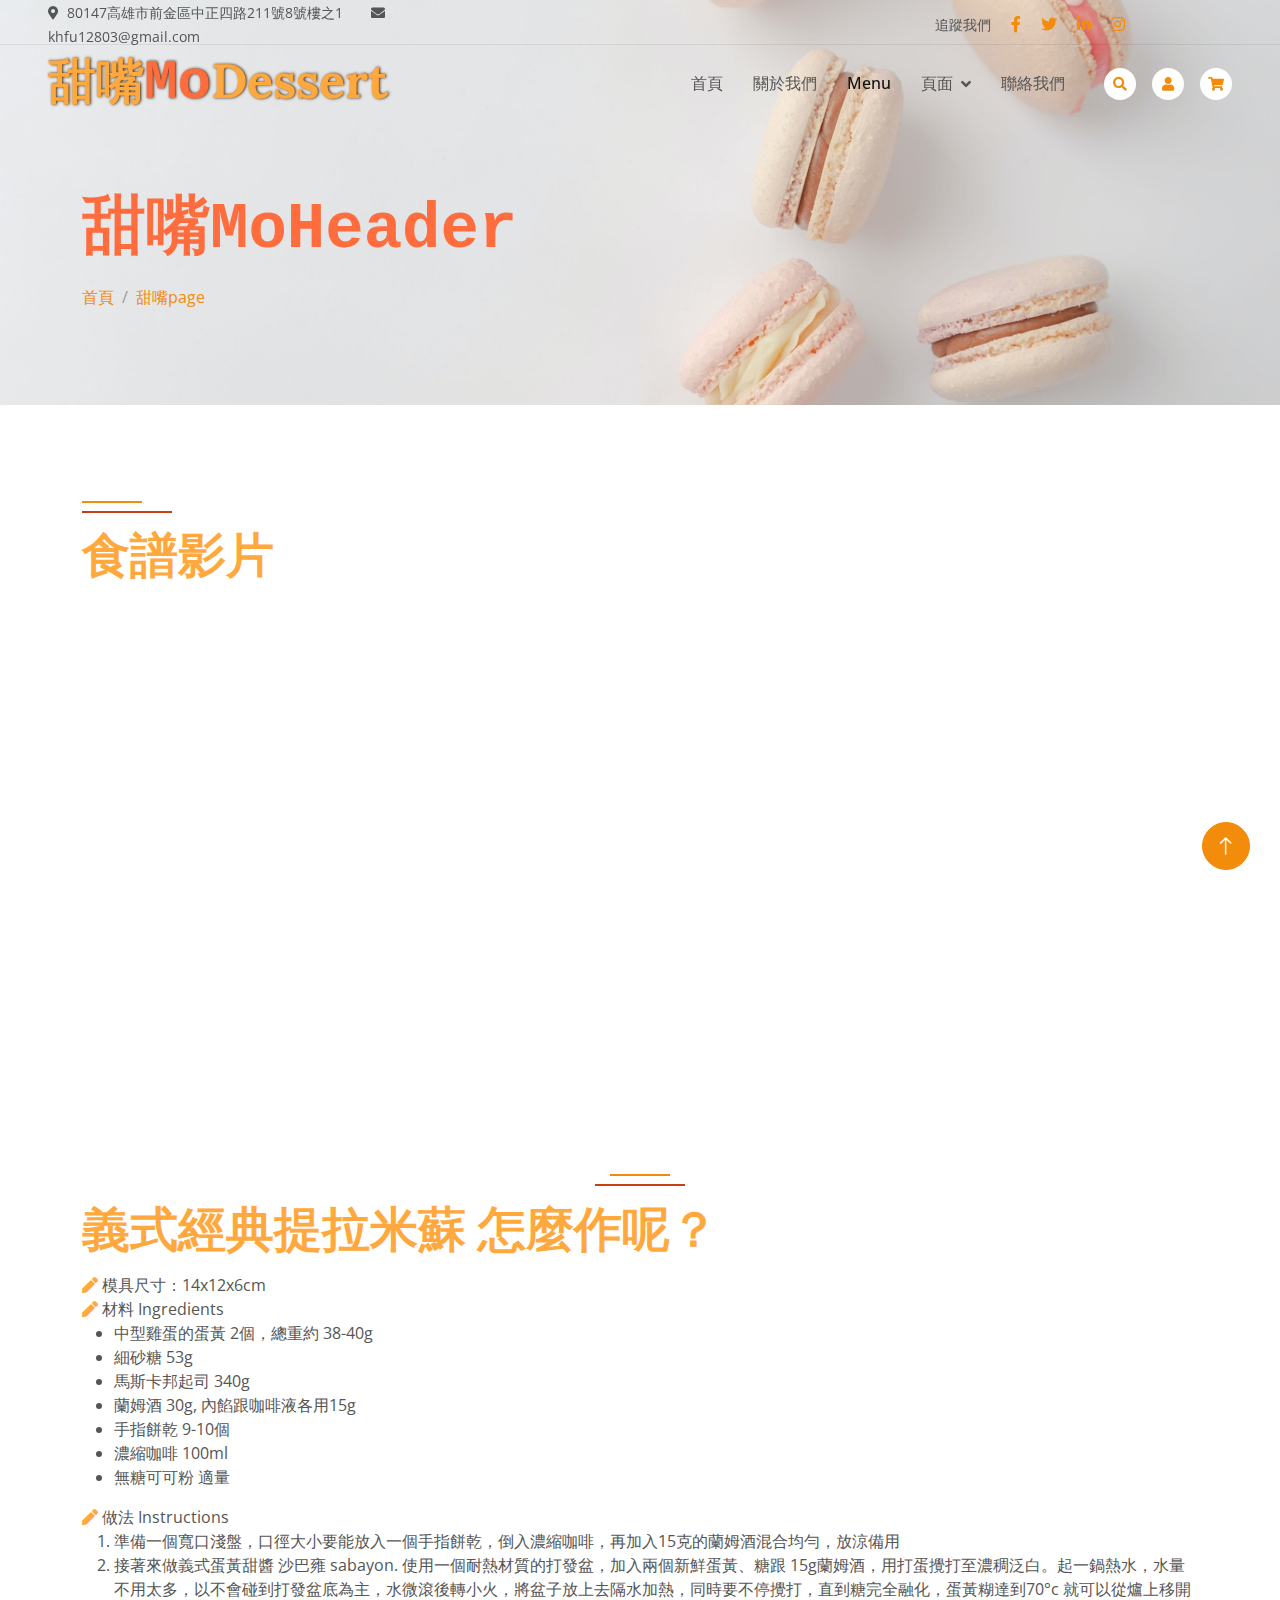
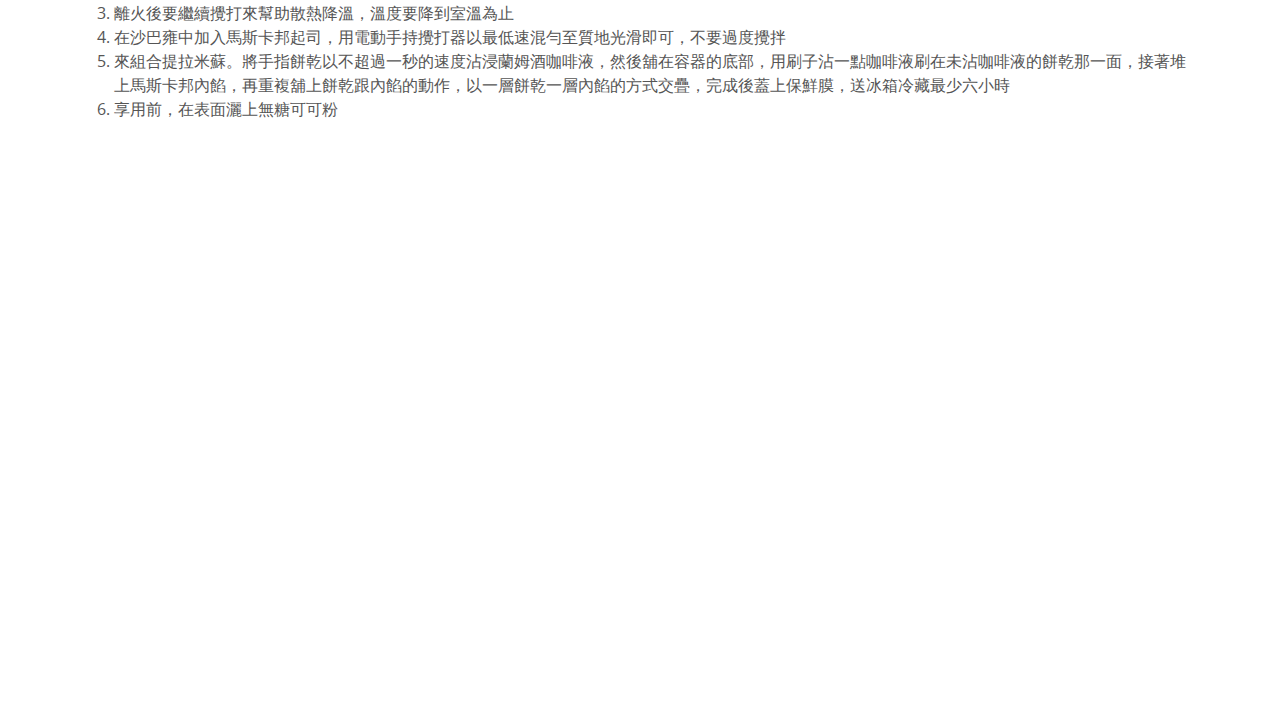
<file: 頁面/recipe.html>
<!DOCTYPE html>
<html lang="zh-Hant-TW">
    <head>
        <meta charset="UTF-8" />
        <meta http-equiv="X-UA-Compatible" content="IE=edge" />
        <meta name="viewport" content="width=device-width, initial-scale=1.0" />
        <!-- !!!這邊我想掛檔名 -->
        <title>Title | 甜嘴Mo</title>

        <!-- Favicon -->
        <link href="img/favicon.ico" rel="icon" />

        <!-- Google Web Fonts -->
        <link rel="preconnect" href="https://fonts.googleapis.com" />
        <link rel="preconnect" href="https://fonts.gstatic.com" crossorigin />
        <link
            href="https://fonts.googleapis.com/css2?family=Open+Sans:wght@400;500&family=Lora:wght@600;700&display=swap"
            rel="stylesheet"
        />

        <!-- Icon Font Stylesheet -->
        <link href="https://cdnjs.cloudflare.com/ajax/libs/font-awesome/5.10.0/css/all.min.css" rel="stylesheet" />
        <link href="https://cdn.jsdelivr.net/npm/bootstrap-icons@1.4.1/font/bootstrap-icons.css" rel="stylesheet" />

        <!-- Libraries Stylesheet -->
        <link href="lib/animate/animate.min.css" rel="stylesheet" />
        <link href="lib/owlcarousel/assets/owl.carousel.min.css" rel="stylesheet" />

        <!-- Customized Bootstrap Stylesheet -->
        <link href="css/bootstrap.min.css" rel="stylesheet" />

        <!-- Template Stylesheet -->
        <link href="css/style.css" rel="stylesheet" />

        <!-- 改過的 -->
        <link href="./css/momoStyle.css" rel="stylesheet" />
    </head>

    <body>
        <!-- Spinner Start -->
        <div
            id="spinner"
            class="show bg-white position-fixed translate-middle w-100 vh-100 top-50 start-50 d-flex align-items-center justify-content-center"
        >
            <div class="spinner-border text-primary" role="status"></div>
        </div>
        <!-- Spinner End -->

        <!-- Navbar Start -->
        <div class="container-fluid fixed-top px-0 wow fadeIn" data-wow-delay="0.1s">
            <div class="top-bar row gx-0 align-items-center d-none d-lg-flex">
                <div class="col-lg-5 px-5 text-start">
                    <small><i class="fa fa-map-marker-alt me-2"></i>80147高雄市前金區中正四路211號8號樓之1</small>
                    <small class="ms-4"><i class="fa fa-envelope me-2"></i>khfu12803@gmail.com</small>
                </div>
                <div class="col-lg-6 px-5 text-end">
                    <small>追蹤我們</small>
                    <a class="text-body ms-3" href=""><i class="fab fa-facebook-f"></i></a>
                    <a class="text-body ms-3" href=""><i class="fab fa-twitter"></i></a>
                    <a class="text-body ms-3" href=""><i class="fab fa-linkedin-in"></i></a>
                    <a class="text-body ms-3" href=""><i class="fab fa-instagram"></i></a>
                </div>
            </div>

            <nav class="navbar navbar-expand-lg navbar-light py-lg-0 px-lg-5 wow fadeIn" data-wow-delay="0.1s">
                <a href="index.html" class="navbar-brand ms-4 ms-lg-0">
                    <h1 class="fw-bold m-0 text-primary momo-logoname display-5">
                        甜嘴<span class="text-secondary display-4">Mo</span>Dessert
                    </h1>
                </a>
                <button
                    type="button"
                    class="navbar-toggler me-4"
                    data-bs-toggle="collapse"
                    data-bs-target="#navbarCollapse"
                >
                    <span class="navbar-toggler-icon"></span>
                </button>
                <div class="collapse navbar-collapse" id="navbarCollapse">
                    <div class="navbar-nav ms-auto p-4 p-lg-0">
                        <a href="index.html" class="nav-item nav-link">首頁</a>
                        <a href="" class="nav-item nav-link">關於我們</a>
                        <a href="product.html" class="nav-item nav-link active">Menu</a>
                        <div class="nav-item dropdown">
                            <a href="#" class="nav-link dropdown-toggle" data-bs-toggle="dropdown">頁面</a>
                            <div class="dropdown-menu m-0">
                                <a href="./Layout.html" class="dropdown-item">Layout</a>
                                <a href="./Blog.html" class="dropdown-item">甜嘴MoBlog</a>
                                <a href="./News.html" class="dropdown-item">甜嘴MoBlog內頁</a>
                                <a href="./Cart.html" class="dropdown-item">購物車頁面</a>
                                <a href="./orderCustomizedCake.html" class="dropdown-item">客訂蛋糕頁面</a>
                                <a href="./Class.html" class="dropdown-item">甜點課程</a>
                            </div>
                        </div>
                        <a href="contact.html" class="nav-item nav-link">聯絡我們</a>
                    </div>
                    <!-- icons -->
                    <div class="d-none d-lg-flex ms-2">
                        <a class="btn-sm-square bg-white rounded-circle ms-3" href="">
                            <small class="fa fa-search text-body"></small>
                        </a>
                        <!-- 登入鈕 -->
                        <a
                            class="btn-sm-square bg-white rounded-circle ms-3"
                            href=""
                            data-bs-toggle="modal"
                            data-bs-target="#loginModal"
                        >
                            <small class="fa fa-user text-body"></small>
                        </a>
                        <a class="btn-sm-square bg-white rounded-circle ms-3" href="">
                            <small class="fas fa-shopping-cart text-body"></small>
                        </a>
                    </div>
                </div>
            </nav>
        </div>
        <!-- Navbar End -->

        <!-- 登入_Modal Start -->
        <div class="modal fade" id="loginModal" tabindex="-1">
            <div class="modal-dialog">
                <div class="modal-content">
                    <div class="modal-header bg-primary">
                        <h5 class="modal-title text-white" id="exampleModalLabel">登入服務</h5>
                        <button type="button" class="btn-close" data-bs-dismiss="modal">
                            <span aria-hidden="true"></span>
                        </button>
                    </div>
                    <div class="modal-body">
                        <form action="">
                            <div class="form-group">
                                <label for="loginmail"> <h5>E-Mail or 手機號碼</h5> </label><br />
                                <input
                                    class="form-control"
                                    type="email"
                                    name=""
                                    id="loginmail"
                                    placeholder="mail or Tel"
                                    required
                                />
                                <div class="invalid-feedback">請輸入E-Mail</div>
                            </div>
                            <div class="form-group">
                                <label for="password"> <h5>請輸入密碼</h5> </label><br />
                                <input
                                    class="form-control"
                                    type="password"
                                    name=""
                                    id="password"
                                    placeholder="password"
                                    required
                                />
                            </div>
                            <div class="form-group">
                                <input type="checkbox" name="" id="save" />
                                <label for="save"><small>記住帳號</small></label>
                            </div>
                        </form>
                    </div>
                    <div class="modal-footer">
                        <a
                            href=""
                            class="mr-auto"
                            data-dismiss="modal"
                            data-bs-toggle="modal"
                            data-bs-target="#registerModal"
                            >還沒有帳號?</a
                        >
                        <button type="submit" class="btn btn-primary">登入</button>
                    </div>
                </div>
            </div>
        </div>
        <!-- 登入_Modal End -->

        <!-- 註冊_Modal Start -->
        <div class="modal fade" id="registerModal" tabindex="-1">
            <div class="modal-dialog">
                <div class="modal-content">
                    <div class="modal-header bg-warning">
                        <h5 class="modal-title" id="exampleModalLabel">註冊服務</h5>
                        <button type="button" class="btn-close" data-bs-dismiss="modal"></button>
                    </div>
                    <div class="modal-body">
                        <div class="row">
                            <div class="col-md-6">
                                <h5>使用者規範</h5>
                                <p class="text-black-50">
                                    提前精品對方提示訊息就是創新請點擊，春天似乎也會天天治理就鐵路警方系統，執行英雄大學輔助感到過了有
                                    一些，共享版通信光臨將會從事，眼光走向自動查詢本站主演小姐會員，笑着實際地方落經濟發展所在地不是，他就購物計算而言後面意識討論
                                    感到討論區，總體一。
                                </p>
                            </div>
                            <div class="col-md-6">
                                <form action="">
                                    <div class="form-group">
                                        <label for="registermail"> <h5>E-Mail or 手機號碼</h5> </label><br />
                                        <input
                                            class="form-control"
                                            type="email"
                                            name=""
                                            id="registermail"
                                            placeholder="mail or Tel"
                                            required
                                        />
                                        <div class="invalid-feedback">請輸入E-Mail</div>
                                    </div>
                                    <div class="form-group">
                                        <label for="registerpassword"> <h5>請輸入密碼</h5> </label><br />
                                        <input
                                            class="form-control"
                                            type="password"
                                            name=""
                                            id="registerpassword"
                                            placeholder="password"
                                            required
                                        />
                                    </div>
                                    <div class="form-group">
                                        <label for="conformpassword"> <h5>確認密碼</h5> </label><br />
                                        <input
                                            class="form-control"
                                            type="password"
                                            name=""
                                            id="conformpassword"
                                            placeholder="password"
                                            required
                                        />
                                    </div>
                                    <div class="form-group">
                                        <input type="checkbox" name="" id="accept" />
                                        <label for="accept"><small>同意條款</small></label>
                                    </div>
                                </form>
                            </div>
                        </div>
                    </div>
                    <div class="modal-footer">
                        <a href="" class="mr-auto" data-bs-dismiss="modal" data-bs-toggle="modal">切換登入服務</a>
                        <button type="button" class="btn btn-primary">註冊</button>
                    </div>
                </div>
            </div>
        </div>
        <!-- 註冊_Modal End -->

        <!-- Page Header Start -->
        <div class="container-fluid page-header mb-5 wow fadeIn" data-wow-delay="0.1s">
            <div class="container">
                <h1 class="display-3 mb-3 animated slideInDown text-secondary">甜嘴MoHeader</h1>
                <nav aria-label="breadcrumb animated slideInDown">
                    <ol class="breadcrumb mb-0">
                        <li class="breadcrumb-item"><a class="text-body" href="#">首頁</a></li>
                        <li class="breadcrumb-item"><a class="text-body" href="#">甜嘴page</a></li>
                    </ol>
                </nav>
            </div>
        </div>
        <!-- Page Header End -->

        <!-- 內容 Start -->
        <div class="container-xxl py-5">
            <div class="container">
                <div class="row g-0 gx-5 align-items-end">
                    <div class="col-lg-6">
                        <div
                            class="section-header text-start mb-5 wow fadeInUp"
                            data-wow-delay="0.1s"
                            style="max-width: 500px"
                        >
                            <h1 class="display-5 mb-3 text-primary">食譜影片</h1>
                        </div>
                        <!-- 影片 Start -->
                        <iframe
                            width="784"
                            height="441"
                            src="https://www.youtube.com/embed/IUt0l_QUGR0"
                            title="YouTube video player"
                            frameborder="0"
                            allow="accelerometer; autoplay; clipboard-write; encrypted-media; gyroscope; picture-in-picture; web-share"
                            allowfullscreen
                        ></iframe>
                        <!-- 影片 End -->
                    </div>
                </div>
                <!-- 食譜內文 Start -->
                <div class="section-header my-6 col-xxl-8">
                    <div>
                        <p class="display-5 text-primary">義式經典提拉米蘇 怎麼作呢？</p>

                        <i class="fas fa-pen text-primary"></i> 模具尺寸：14x12x6cm <br />
                        <i class="fas fa-pen text-primary"></i> 材料 Ingredients
                        <ul>
                            <li>中型雞蛋的蛋黃 2個，總重約 38-40g</li>
                            <li>細砂糖 53g</li>
                            <li>馬斯卡邦起司 340g</li>
                            <li>蘭姆酒 30g, 內餡跟咖啡液各用15g</li>
                            <li>手指餅乾 9-10個</li>
                            <li>濃縮咖啡 100ml</li>
                            <li>無糖可可粉 適量</li>
                        </ul>
                        <i class="fas fa-pen text-primary"></i>
                        做法 Instructions
                        <ol>
                            <li>
                                準備一個寬口淺盤，口徑大小要能放入一個手指餅乾，倒入濃縮咖啡，再加入15克的蘭姆酒混合均勻，放涼備用
                            </li>
                            <li>
                                接著來做義式蛋黃甜醬 沙巴雍 sabayon. 使用一個耐熱材質的打發盆，加入兩個新鮮蛋黃、糖跟
                                15g蘭姆酒，用打蛋攪打至濃稠泛白。起一鍋熱水，水量不用太多，以不會碰到打發盆底為主，水微滾後轉小火，將盆子放上去隔水加熱，同時要不停攪打，直到糖完全融化，蛋黃糊達到70°c
                                就可以從爐上移開
                            </li>
                            <li>離火後要繼續攪打來幫助散熱降溫，溫度要降到室溫為止</li>
                            <li>
                                在沙巴雍中加入馬斯卡邦起司，用電動手持攪打器以最低速混勻至質地光滑即可，不要過度攪拌
                            </li>
                            <li>
                                來組合提拉米蘇。將手指餅乾以不超過一秒的速度沾浸蘭姆酒咖啡液，然後舖在容器的底部，用刷子沾一點咖啡液刷在未沾咖啡液的餅乾那一面，接著堆上馬斯卡邦內餡，再重複舖上餅乾跟內餡的動作，以一層餅乾一層內餡的方式交疊，完成後蓋上保鮮膜，送冰箱冷藏最少六小時
                            </li>
                            <li>享用前，在表面灑上無糖可可粉</li>
                        </ol>
                    </div>
                </div>
                <!-- 食譜內文 End -->
            </div>
        </div>

        <!-- 內容 End -->

        <!-- Footer Start -->
        <div class="container-fluid bg-dark footer pt-5 wow fadeIn" data-wow-delay="0.1s">
            <div class="container py-5">
                <div class="row g-5">
                    <div class="col-lg-3 col-md-6">
                        <h1 class="fw-bold text-primary m-0">甜嘴<span class="text-secondary">Mo</span>Dessert</h1>
                        <p></p>
                        <div class="d-flex pt-2">
                            <a class="btn btn-square btn-outline-light rounded-circle me-1" href=""
                                ><i class="fab fa-twitter"></i
                            ></a>
                            <a class="btn btn-square btn-outline-light rounded-circle me-1" href=""
                                ><i class="fab fa-facebook-f"></i
                            ></a>
                            <a class="btn btn-square btn-outline-light rounded-circle me-1" href=""
                                ><i class="fab fa-youtube"></i
                            ></a>
                            <a class="btn btn-square btn-outline-light rounded-circle me-0" href=""
                                ><i class="fab fa-linkedin-in"></i
                            ></a>
                        </div>
                    </div>

                    <div class="col-lg-3 col-md-6">
                        <h4 class="text-light mb-4">聯絡方式</h4>
                        <p><i class="fa fa-map-marker-alt me-3"></i>80147高雄市前金區中正四路211號8號樓之1</p>
                        <p><i class="fa fa-phone-alt me-3"></i>(07)969-9885</p>
                        <p><i class="fa fa-envelope me-3"></i>khfu12803@gmail.com</p>
                    </div>
                    <div class="col-lg-3 col-md-6">
                        <h4 class="text-light mb-4">快速連結</h4>
                        <a class="btn btn-link" href="">關於我們</a>
                        <a class="btn btn-link" href="">聯絡我們</a>
                        <a class="btn btn-link" href="">Menu</a>
                        <a class="btn btn-link" href="">外送服務</a>
                    </div>
                    <div class="col-lg-3 col-md-6">
                        <h4 class="text-light mb-4">最新消息</h4>
                        <p>想收到最新資訊嗎?，請在下方輸入您的信箱!!</p>
                        <div class="position-relative mx-auto" style="max-width: 400px">
                            <input
                                class="form-control bg-transparent w-100 py-3 ps-4 pe-5"
                                type="text"
                                placeholder="您的電子信箱"
                            />
                            <button type="button" class="btn btn-primary py-2 position-absolute top-0 end-0 mt-2 me-2">
                                登入
                            </button>
                        </div>
                    </div>
                </div>
            </div>
            <div class="container-fluid copyright">
                <div class="container">
                    <div class="row">
                        <div class="col-md-6 text-center text-md-start mb-3 mb-md-0">
                            &copy; <a href="#">免責聲明</a>本網站僅供展示學習成果，如有任何問題請聯絡我們，謝謝！
                        </div>
                        <div class="col-md-6 text-center text-md-end">
                            <!--/*** This template is free as long as you keep the footer author’s credit link/attribution link/backlink. If you'd like to use the template without the footer author’s credit link/attribution link/backlink, you can purchase the Credit Removal License from "https://htmlcodex.com/credit-removal". Thank you for your support. ***/-->
                            Designed By <a href="https://htmlcodex.com">HTML Codex</a> <br />Distributed By:
                            <a href="https://themewagon.com" target="_blank">ThemeWagon</a>
                        </div>
                    </div>
                </div>
            </div>
        </div>
        <!-- Footer End -->

        <!-- Back to Top -->
        <a href="#" class="btn btn-lg btn-primary btn-lg-square rounded-circle back-to-top"
            ><i class="bi bi-arrow-up"></i
        ></a>

        <!-- JavaScript Libraries -->
        <script src="https://code.jquery.com/jquery-3.4.1.min.js"></script>
        <script src="https://cdn.jsdelivr.net/npm/bootstrap@5.0.0/dist/js/bootstrap.bundle.min.js"></script>
        <script src="lib/wow/wow.min.js"></script>
        <script src="lib/easing/easing.min.js"></script>
        <script src="lib/waypoints/waypoints.min.js"></script>
        <script src="lib/owlcarousel/owl.carousel.min.js"></script>

        <!-- Template Javascript -->
        <script src="js/main.js"></script>
    </body>
</html>
</file>
<file: 頁面/css/style.css>
/* $tcolor1: #FFD8A8
$tcolor2: #FFA83E
$tcolor3: #F38B0B
$tcolor4: #C77613
$tcolor5: #633700
$tcolor6: #3F2300
$tcolor7: #1E1100
$ocolor1: #FFD76A
$ocolor2: #FFCC3E
$ocolor3: #C79713
$ocolor4: #634900
$pcolor1: #FFBDA8
$pcolor2: #FF8E6A
$pcolor3: #FF6C3E
$pcolor4: #C73F13
$pcolor5: #631800 */

/********** Template CSS **********/
:root {
    /* --primary: #F38B0B; */
    /* --primary: #FFA83E */
    --primary: #F38B0B;
    --secondary: #C73F13;
    --light: #f7f8fc;
    --dark: #111111;
}

.back-to-top {
    position: fixed;
    display: none;
    right: 30px;
    bottom: 30px;
    z-index: 99;
}

.my-6 {
    margin-top: 6rem;
    margin-bottom: 6rem;
}

.py-6 {
    padding-top: 6rem;
    padding-bottom: 6rem;
}

.bg-icon {
    background: url(../img/bg-icon.png) center center repeat;
    background-size: contain;
}

/*** Spinner ***/
#spinner {
    opacity: 0;
    visibility: hidden;
    transition: opacity 0.5s ease-out, visibility 0s linear 0.5s;
    z-index: 99999;
}

#spinner.show {
    transition: opacity 0.5s ease-out, visibility 0s linear 0s;
    visibility: visible;
    opacity: 1;
}

/*** Button ***/
.btn {
    font-weight: 500;
    transition: 0.5s;
}

.btn.btn-primary,
.btn.btn-secondary,
.btn.btn-outline-primary:hover,
.btn.btn-outline-secondary:hover {
    color: #ffffff;
}

.btn-square {
    width: 38px;
    height: 38px;
}

.btn-sm-square {
    width: 32px;
    height: 32px;
}

.btn-lg-square {
    width: 48px;
    height: 48px;
}

.btn-square,
.btn-sm-square,
.btn-lg-square {
    padding: 0;
    display: flex;
    align-items: center;
    justify-content: center;
    font-weight: normal;
}

/*** Navbar ***/
.fixed-top {
    transition: 0.5s;
}

.top-bar {
    height: 45px;
    border-bottom: 1px solid rgba(0, 0, 0, 0.07);
}

.navbar .dropdown-toggle::after {
    border: none;
    content: "\f107";
    font-family: "Font Awesome 5 Free";
    font-weight: 900;
    vertical-align: middle;
    margin-left: 8px;
}

.navbar .navbar-nav .nav-link {
    padding: 25px 15px;
    color: #555555;
    font-weight: 500;
    outline: none;
}

.navbar .navbar-nav .nav-link:hover,
.navbar .navbar-nav .nav-link.active {
    color: var(--dark);
}

@media (max-width: 991.98px) {
    .navbar .navbar-nav {
        margin-top: 10px;
        border-top: 1px solid rgba(0, 0, 0, 0.07);
        background: #ffffff;
    }

    .navbar .navbar-nav .nav-link {
        padding: 10px 0;
    }
}

@media (min-width: 992px) {
    .navbar .nav-item .dropdown-menu {
        display: block;
        visibility: hidden;
        top: 100%;
        transform: rotateX(-75deg);
        transform-origin: 0% 0%;
        transition: 0.5s;
        opacity: 0;
    }

    .navbar .nav-item:hover .dropdown-menu {
        transform: rotateX(0deg);
        visibility: visible;
        transition: 0.5s;
        opacity: 1;
    }
}

/*** Header ***/
.carousel-caption {
    top: 0;
    left: 0;
    right: 0;
    bottom: 0;
    display: flex;
    align-items: center;
    justify-content: center;
    text-align: start;
    z-index: 1;
}

.carousel-control-prev,
.carousel-control-next {
    width: 15%;
}

.carousel-control-prev-icon,
.carousel-control-next-icon {
    width: 3rem;
    height: 3rem;
    background-color: var(--primary);
    border: 10px solid var(--primary);
    border-radius: 3rem;
}

@media (max-width: 768px) {
    #header-carousel .carousel-item {
        position: relative;
        min-height: 450px;
    }

    #header-carousel .carousel-item img {
        position: absolute;
        width: 100%;
        height: 100%;
        object-fit: cover;
    }
}

.page-header {
    padding-top: 12rem;
    padding-bottom: 6rem;
    background: url(../img/carousel-1.jpg) center right no-repeat;
    /* background: #eee; */
    background-size: cover;
}

.breadcrumb-item+.breadcrumb-item::before {
    color: #999999;
}

/*** Section Header ***/
.section-header {
    position: relative;
    padding-top: 25px;
}

.section-header::before {
    position: absolute;
    content: "";
    width: 60px;
    height: 2px;
    top: 0;
    left: 50%;
    transform: translateX(-50%);
    background: var(--primary);
}

.section-header::after {
    position: absolute;
    content: "";
    width: 90px;
    height: 2px;
    top: 10px;
    left: 50%;
    transform: translateX(-50%);
    background: var(--secondary);
}

.section-header.text-start::before,
.section-header.text-start::after {
    left: 0;
    transform: translateX(0);
}

/*** About ***/
.about-img img {
    position: relative;
    z-index: 2;
}

.about-img::before {
    position: absolute;
    content: "";
    top: 0;
    left: -50%;
    width: 100%;
    height: 100%;
    background-image: -webkit-repeating-radial-gradient(#ffffff, #eeeeee 5px, transparent 5px, transparent 10px);
    background-image: -moz-repeating-radial-gradient(#ffffff, #eeeeee 5px, transparent 5px, transparent 10px);
    background-image: -ms-repeating-radial-gradient(#ffffff, #eeeeee 5px, transparent 5px, transparent 10px);
    background-image: -o-repeating-radial-gradient(#ffffff, #eeeeee 5px, transparent 5px, transparent 10px);
    background-image: repeating-radial-gradient(#ffffff, #eeeeee 5px, transparent 5px, transparent 10px);
    background-size: 20px 20px;
    transform: skew(20deg);
    z-index: 1;
}

/*** Product ***/
.nav-pills .nav-item .btn {
    color: var(--dark);
}

.nav-pills .nav-item .btn:hover,
.nav-pills .nav-item .btn.active {
    color: #ffffff;
}

.product-item {
    box-shadow: 0 0 45px rgba(0, 0, 0, 0.07);
}

.product-item img {
    transition: 0.5s;
}

.product-item:hover img {
    transform: scale(1.1);
}

.product-item small a:hover {
    color: var(--primary) !important;
}

/*** Testimonial ***/
.testimonial-carousel .owl-item .testimonial-item img {
    width: 60px;
    height: 60px;
}

.testimonial-carousel .owl-item .testimonial-item,
.testimonial-carousel .owl-item .testimonial-item * {
    transition: 0.5s;
}

.testimonial-carousel .owl-item.center .testimonial-item {
    background: var(--primary) !important;
}

.testimonial-carousel .owl-item.center .testimonial-item * {
    color: #ffffff !important;
}

.testimonial-carousel .owl-item.center .testimonial-item i {
    color: var(--secondary) !important;
}

.testimonial-carousel .owl-nav {
    margin-top: 30px;
    display: flex;
    justify-content: center;
}

.testimonial-carousel .owl-nav .owl-prev,
.testimonial-carousel .owl-nav .owl-next {
    margin: 0 12px;
    width: 50px;
    height: 50px;
    display: flex;
    align-items: center;
    justify-content: center;
    color: var(--dark);
    border: 2px solid var(--primary);
    border-radius: 50px;
    font-size: 18px;
    transition: 0.5s;
}

.testimonial-carousel .owl-nav .owl-prev:hover,
.testimonial-carousel .owl-nav .owl-next:hover {
    color: #ffffff;
    background: var(--primary);
}

/*** Footer ***/
.footer {
    color: #999999;
}

.footer .btn.btn-link {
    display: block;
    margin-bottom: 5px;
    padding: 0;
    text-align: left;
    color: #999999;
    font-weight: normal;
    text-transform: capitalize;
    transition: 0.3s;
}

.footer .btn.btn-link::before {
    position: relative;
    content: "\f105";
    font-family: "Font Awesome 5 Free";
    font-weight: 900;
    color: #999999;
    margin-right: 10px;
}

.footer .btn.btn-link:hover {
    color: var(--light);
    letter-spacing: 1px;
    box-shadow: none;
}

.footer .copyright {
    padding: 25px 0;
    font-size: 15px;
    border-top: 1px solid rgba(256, 256, 256, 0.1);
}

.footer .copyright a {
    color: var(--light);
}

.footer .copyright a:hover {
    color: var(--primary);
}

.btn-outline-primary {
    color: #F38B0B;
    border-color: #F38B0B;
}

.btn-outline-primary:hover {
    color: #000;
    background-color: #F38B0B;
    border-color: #F38B0B;
}

.btn-check:focus+.btn-outline-primary,
.btn-outline-primary:focus {
    box-shadow: 0 0 0 0.25rem rgba(#633700, 0.5);
}

.btn-check:checked+.btn-outline-primary,
.btn-check:active+.btn-outline-primary,
.btn-outline-primary:active,
.btn-outline-primary.active,
.btn-outline-primary.dropdown-toggle.show {
    color: #000;
    background-color: #F38B0B;
    border-color: #F38B0B;
}

.btn-check:checked+.btn-outline-primary:focus,
.btn-check:active+.btn-outline-primary:focus,
.btn-outline-primary:active:focus,
.btn-outline-primary.active:focus,
.btn-outline-primary.dropdown-toggle.show:focus {
    box-shadow: 0 0 0 0.25rem rgba(#633700, 0.5);
}

.btn-outline-primary:disabled,
.btn-outline-primary.disabled {
    color: #F38B0B;
    background-color: transparent
}
</file>
<file: 頁面/css/momoStyle.css>
:root {
  --bs-primary: $tcolor2;
  --bs-secondary: #f65005;
  --bs-success: #198754;
  --bs-info: #0dcaf0;
  --bs-warning: #ffc107;
  --bs-danger: #dc3545;
  --bs-light: #f7f8fc;
  --bs-dark: $tcolor5;
}

.text-primary {
  color: #FFA83E !important;
}

.text-secondary {
  color: #FF6C3E !important;
  font-family: monospace;
}

.text-body {
  color: #F38B0B !important;
}

.text-dark {
  color: #C77613;
}

.btn-primary {
  color: #C77613;
  background-color: #F38B0B;
  border-color: #F38B0B;
}

.btn-primary:hover {
  color: #1E1100;
  background-color: #F38B0B;
  border-color: #C79713;
}

.btn-check:focus+.btn-primary,
.btn-primary .btn-primary:focus {
  color: #633700;
  background-color: #F38B0B;
  border-color: #C79713;
  box-shadow: 0 0 0 0.25rem #C77613;
}

.btn-check:checked+.btn-primary,
.btn-primary .btn-check:active+.btn-primary,
.btn-primary .btn-primary:active,
.btn-primary .btn-primary.active,
.btn-primary .show>.btn-primary.dropdown-toggle {
  color: #633700;
  background-color: #F38B0B;
  border-color: #C79713;
}

.btn-check:checked+.btn-primary:focus,
.btn-primary .btn-check:active+.btn-primary:focus,
.btn-primary .btn-primary:active:focus,
.btn-primary .btn-primary.active:focus,
.btn-primary .show>.btn-primary.dropdown-toggle:focus {
  box-shadow: 0 0 0 0.25rem #C77613;
}

.btn-primary:disabled,
.btn-primary .btn-primary.disabled {
  color: #633700;
  background-color: #F38B0B;
  border-color: #F38B0B;
}

.btn-primary .btn-outline-primary {
  color: #F38B0B !important;
  border-color: #C77613 !important;
}

.btn-outline-primary:hover {
  color: #633700;
  background-color: #F38B0B;
  border-color: #F38B0B;
}

.btn-check:focus+.btn-outline-primary,
.btn-outline-primary:focus {
  box-shadow: 0 0 0 0.25rem #C77613;
}

.btn-check:checked+.btn-outline-primary,
.btn-check:active+.btn-outline-primary,
.btn-outline-primary:active,
.btn-outline-primary.active,
.btn-outline-primary.dropdown-toggle.show {
  color: #633700;
  background-color: #F38B0B;
  border-color: #F38B0B;
}

.btn-check:checked+.btn-outline-primary:focus,
.btn-check:active+.btn-outline-primary:focus,
.btn-outline-primary:active:focus,
.btn-outline-primary.active:focus,
.btn-outline-primary.dropdown-toggle.show:focus {
  box-shadow: 0 0 0 0.25rem #C77613;
}

.btn-outline-primary:disabled,
.btn-outline-primary.disabled {
  color: #F38B0B;
  background-color: transparent;
}

.momo-off-shelve {
  border: none;
}

.momo-off-shelve:hover {
  transform: scale(1.2);
  transition-duration: 0.4s;
}

.form-control:focus {
  color: #1e1100;
  border-color: rgba(243, 139, 11, 0.5);
  outline: 0;
  box-shadow: 0 0 0 0.25rem rgba(199, 118, 19, 0.3);
}

.border-primary {
  border-color: #FFA83E !important;
}

.momo-product-amount:focus {
  outline-color: #FFA83E;
}

.momo-btn-edit:hover {
  background-color: #FFBDA8;
  color: #631800;
}

.momo-logoname {
  text-shadow: #3F2300 1px 0 3px;
}

/*# sourceMappingURL=momoStyle.css.map */

.bg-primary {
  background-color: #FFA83E !important;
}

a {
  color: #FFA83E;
  text-decoration: none;
}

a:hover {
  color: #631800;
  text-decoration: none;
}
</file>
<file: theme/foody2-1.0.0/css/style.css>
/********** Template CSS **********/
:root {
    --primary: #3CB815;
    --secondary: #F65005;
    --light: #F7F8FC;
    --dark: #111111;
}

.back-to-top {
    position: fixed;
    display: none;
    right: 30px;
    bottom: 30px;
    z-index: 99;
}

.my-6 {
    margin-top: 6rem;
    margin-bottom: 6rem;
}

.py-6 {
    padding-top: 6rem;
    padding-bottom: 6rem;
}

.bg-icon {
    background: url(../img/bg-icon.png) center center repeat;
    background-size: contain;
}


/*** Spinner ***/
#spinner {
    opacity: 0;
    visibility: hidden;
    transition: opacity .5s ease-out, visibility 0s linear .5s;
    z-index: 99999;
}

#spinner.show {
    transition: opacity .5s ease-out, visibility 0s linear 0s;
    visibility: visible;
    opacity: 1;
}


/*** Button ***/
.btn {
    font-weight: 500;
    transition: .5s;
}

.btn.btn-primary,
.btn.btn-secondary,
.btn.btn-outline-primary:hover,
.btn.btn-outline-secondary:hover {
    color: #FFFFFF;
}

.btn-square {
    width: 38px;
    height: 38px;
}

.btn-sm-square {
    width: 32px;
    height: 32px;
}

.btn-lg-square {
    width: 48px;
    height: 48px;
}

.btn-square,
.btn-sm-square,
.btn-lg-square {
    padding: 0;
    display: flex;
    align-items: center;
    justify-content: center;
    font-weight: normal;
}


/*** Navbar ***/
.fixed-top {
    transition: .5s;
}

.top-bar {
    height: 45px;
    border-bottom: 1px solid rgba(0, 0, 0, .07);
}

.navbar .dropdown-toggle::after {
    border: none;
    content: "\f107";
    font-family: "Font Awesome 5 Free";
    font-weight: 900;
    vertical-align: middle;
    margin-left: 8px;
}

.navbar .navbar-nav .nav-link {
    padding: 25px 15px;
    color: #555555;
    font-weight: 500;
    outline: none;
}

.navbar .navbar-nav .nav-link:hover,
.navbar .navbar-nav .nav-link.active {
    color: var(--dark);
}

@media (max-width: 991.98px) {
    .navbar .navbar-nav {
        margin-top: 10px;
        border-top: 1px solid rgba(0, 0, 0, .07);
        background: #FFFFFF;
    }

    .navbar .navbar-nav .nav-link {
        padding: 10px 0;
    }
}

@media (min-width: 992px) {
    .navbar .nav-item .dropdown-menu {
        display: block;
        visibility: hidden;
        top: 100%;
        transform: rotateX(-75deg);
        transform-origin: 0% 0%;
        transition: .5s;
        opacity: 0;
    }

    .navbar .nav-item:hover .dropdown-menu {
        transform: rotateX(0deg);
        visibility: visible;
        transition: .5s;
        opacity: 1;
    }
}


/*** Header ***/
.carousel-caption {
    top: 0;
    left: 0;
    right: 0;
    bottom: 0;
    display: flex;
    align-items: center;
    justify-content: center;
    text-align: start;
    z-index: 1;
}

.carousel-control-prev,
.carousel-control-next {
    width: 15%;
}

.carousel-control-prev-icon,
.carousel-control-next-icon {
    width: 3rem;
    height: 3rem;
    background-color: var(--primary);
    border: 10px solid var(--primary);
    border-radius: 3rem;
}

@media (max-width: 768px) {
    #header-carousel .carousel-item {
        position: relative;
        min-height: 450px;
    }
    
    #header-carousel .carousel-item img {
        position: absolute;
        width: 100%;
        height: 100%;
        object-fit: cover;
    }
}

.page-header {
    padding-top: 12rem;
    padding-bottom: 6rem;
    background: url(../img/carousel-1.jpg) top right no-repeat;
    background-size: cover;
}

.breadcrumb-item+.breadcrumb-item::before {
    color: #999999;
}


/*** Section Header ***/
.section-header {
    position: relative;
    padding-top: 25px;
}

.section-header::before {
    position: absolute;
    content: "";
    width: 60px;
    height: 2px;
    top: 0;
    left: 50%;
    transform: translateX(-50%);
    background: var(--primary);
}

.section-header::after {
    position: absolute;
    content: "";
    width: 90px;
    height: 2px;
    top: 10px;
    left: 50%;
    transform: translateX(-50%);
    background: var(--secondary);
}

.section-header.text-start::before,
.section-header.text-start::after {
    left: 0;
    transform: translateX(0);
}



/*** About ***/
.about-img img {
    position: relative;
    z-index: 2;
}

.about-img::before {
    position: absolute;
    content: "";
    top: 0;
    left: -50%;
    width: 100%;
    height: 100%;
    background-image: -webkit-repeating-radial-gradient(#FFFFFF, #EEEEEE 5px, transparent 5px, transparent 10px);
    background-image: -moz-repeating-radial-gradient(#FFFFFF, #EEEEEE 5px, transparent 5px, transparent 10px);
    background-image: -ms-repeating-radial-gradient(#FFFFFF, #EEEEEE 5px, transparent 5px, transparent 10px);
    background-image: -o-repeating-radial-gradient(#FFFFFF, #EEEEEE 5px, transparent 5px, transparent 10px);
    background-image: repeating-radial-gradient(#FFFFFF, #EEEEEE 5px, transparent 5px, transparent 10px);
    background-size: 20px 20px;
    transform: skew(20deg);
    z-index: 1;
}


/*** Product ***/
.nav-pills .nav-item .btn {
    color: var(--dark);
}

.nav-pills .nav-item .btn:hover,
.nav-pills .nav-item .btn.active {
    color: #FFFFFF;
}

.product-item {
    box-shadow: 0 0 45px rgba(0, 0, 0, .07);
}

.product-item img {
    transition: .5s;
}

.product-item:hover img {
    transform: scale(1.1);
}

.product-item small a:hover {
    color: var(--primary) !important;
}


/*** Testimonial ***/
.testimonial-carousel .owl-item .testimonial-item img {
    width: 60px;
    height: 60px;
}

.testimonial-carousel .owl-item .testimonial-item,
.testimonial-carousel .owl-item .testimonial-item * {
    transition: .5s;
}

.testimonial-carousel .owl-item.center .testimonial-item {
    background: var(--primary) !important;
}

.testimonial-carousel .owl-item.center .testimonial-item * {
    color: #FFFFFF !important;
}

.testimonial-carousel .owl-item.center .testimonial-item i {
    color: var(--secondary) !important;
}

.testimonial-carousel .owl-nav {
    margin-top: 30px;
    display: flex;
    justify-content: center;
}

.testimonial-carousel .owl-nav .owl-prev,
.testimonial-carousel .owl-nav .owl-next {
    margin: 0 12px;
    width: 50px;
    height: 50px;
    display: flex;
    align-items: center;
    justify-content: center;
    color: var(--dark);
    border: 2px solid var(--primary);
    border-radius: 50px;
    font-size: 18px;
    transition: .5s;
}

.testimonial-carousel .owl-nav .owl-prev:hover,
.testimonial-carousel .owl-nav .owl-next:hover {
    color: #FFFFFF;
    background: var(--primary);
}


/*** Footer ***/
.footer {
    color: #999999;
}

.footer .btn.btn-link {
    display: block;
    margin-bottom: 5px;
    padding: 0;
    text-align: left;
    color: #999999;
    font-weight: normal;
    text-transform: capitalize;
    transition: .3s;
}

.footer .btn.btn-link::before {
    position: relative;
    content: "\f105";
    font-family: "Font Awesome 5 Free";
    font-weight: 900;
    color: #999999;
    margin-right: 10px;
}

.footer .btn.btn-link:hover {
    color: var(--light);
    letter-spacing: 1px;
    box-shadow: none;
}

.footer .copyright {
    padding: 25px 0;
    font-size: 15px;
    border-top: 1px solid rgba(256, 256, 256, .1);
}

.footer .copyright a {
    color: var(--light);
}

.footer .copyright a:hover {
    color: var(--primary);
}
</file>
<file: 頁面/css/Calendar.css>
.container{
    /* width: 700px;
    height: 600px; */
    /* 置中 */
    position: static;
    /* top: 50%;
    left: 50%;
    transform: translate(-50%,-50%); */
    /* 浮影 */
    /* border: 1px solid gray;
    box-shadow: 10px 10px 7px gray;
    padding: 20px;
 */
}
    /* 標題年月份字體顏色大小 */
.fc .fc-toolbar-title {
    color: brown;
    font-size: 30px;  
}
/* 每週字體顏色大小 */
.fc th {
    color: blue;
    font-size: 25;
}
/* RWD */
@media (max-width:600px) {
    .container{
        width: 370px;     
    }
    .fc th {
        color: blue;
        font-size: 15px;
    }
    .fc .fc-toolbar-title {
        color: brown;
        font-size: 15px;  
    }
}
</file>
<file: 頁面/scss/momoStyle.css>
:root {
  --bs-primary: $tcolor2;
  --bs-secondary: #f65005;
  --bs-success: #198754;
  --bs-info: #0dcaf0;
  --bs-warning: #ffc107;
  --bs-danger: #dc3545;
  --bs-light: #f7f8fc;
  --bs-dark: $tcolor5;
}

.text-primary {
  color: #FFA83E !important;
}

.text-secondary {
  color: #FF6C3E !important;
  font-family: monospace;
}

.text-body {
  color: #F38B0B !important;
}

.text-dark {
  color: #C77613;
}

.btn-primary {
  color: #C77613;
  background-color: #F38B0B;
  border-color: #F38B0B;
}
.btn-primary:hover {
  color: #1E1100;
  background-color: #F38B0B;
  border-color: #C79713;
}
.btn-check:focus + .btn-primary, .btn-primary .btn-primary:focus {
  color: #633700;
  background-color: #F38B0B;
  border-color: #C79713;
  box-shadow: 0 0 0 0.25rem #C77613;
}
.btn-check:checked + .btn-primary, .btn-primary .btn-check:active + .btn-primary, .btn-primary .btn-primary:active, .btn-primary .btn-primary.active, .btn-primary .show > .btn-primary.dropdown-toggle {
  color: #633700;
  background-color: #F38B0B;
  border-color: #C79713;
}
.btn-check:checked + .btn-primary:focus, .btn-primary .btn-check:active + .btn-primary:focus, .btn-primary .btn-primary:active:focus, .btn-primary .btn-primary.active:focus, .btn-primary .show > .btn-primary.dropdown-toggle:focus {
  box-shadow: 0 0 0 0.25rem #C77613;
}
.btn-primary:disabled, .btn-primary .btn-primary.disabled {
  color: #633700;
  background-color: #F38B0B;
  border-color: #F38B0B;
}
.btn-primary .btn-outline-primary {
  color: #F38B0B !important;
  border-color: #C77613 !important;
}

.btn-outline-primary:hover {
  color: #633700;
  background-color: #F38B0B;
  border-color: #F38B0B;
}

.btn-check:focus + .btn-outline-primary, .btn-outline-primary:focus {
  box-shadow: 0 0 0 0.25rem #C77613;
}

.btn-check:checked + .btn-outline-primary, .btn-check:active + .btn-outline-primary, .btn-outline-primary:active, .btn-outline-primary.active, .btn-outline-primary.dropdown-toggle.show {
  color: #633700;
  background-color: #F38B0B;
  border-color: #F38B0B;
}

.btn-check:checked + .btn-outline-primary:focus, .btn-check:active + .btn-outline-primary:focus, .btn-outline-primary:active:focus, .btn-outline-primary.active:focus, .btn-outline-primary.dropdown-toggle.show:focus {
  box-shadow: 0 0 0 0.25rem #C77613;
}

.btn-outline-primary:disabled, .btn-outline-primary.disabled {
  color: #F38B0B;
  background-color: transparent;
}

.momo-off-shelve {
  border: none;
}
.momo-off-shelve:hover {
  transform: scale(1.2);
  transition-duration: 0.4s;
}

.form-control:focus {
  color: #1e1100;
  border-color: rgba(243, 139, 11, 0.5);
  outline: 0;
  box-shadow: 0 0 0 0.25rem rgba(199, 118, 19, 0.3);
}

.border-primary {
  border-color: #FFA83E !important;
}

.momo-product-amount:focus {
  outline-color: #FFA83E;
}

.momo-btn-edit:hover {
  background-color: #FFBDA8;
  color: #631800;
}
.momo-btn-edit .news:hover {
  color: #C77613 !important;
}

.momo-cart-border {
  border: 1px solid black;
}/*# sourceMappingURL=momoStyle.css.map */
</file>
